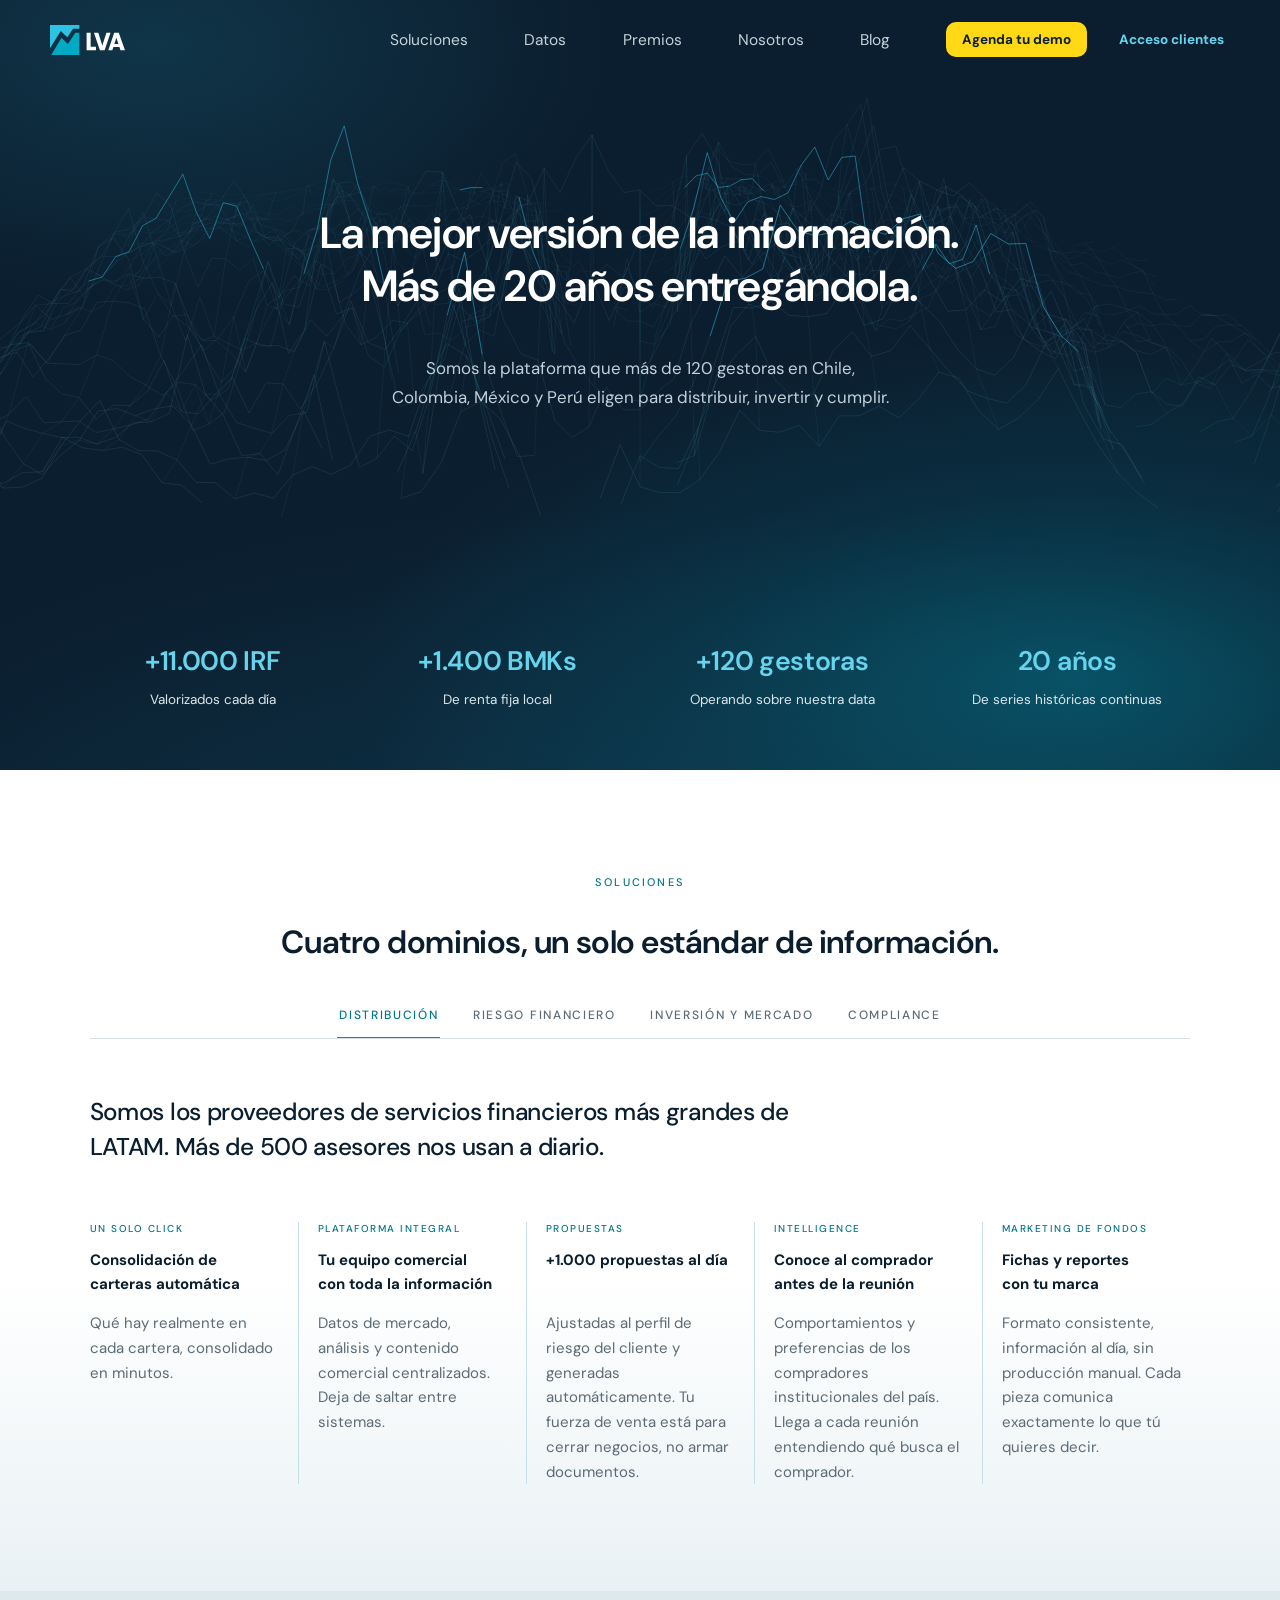
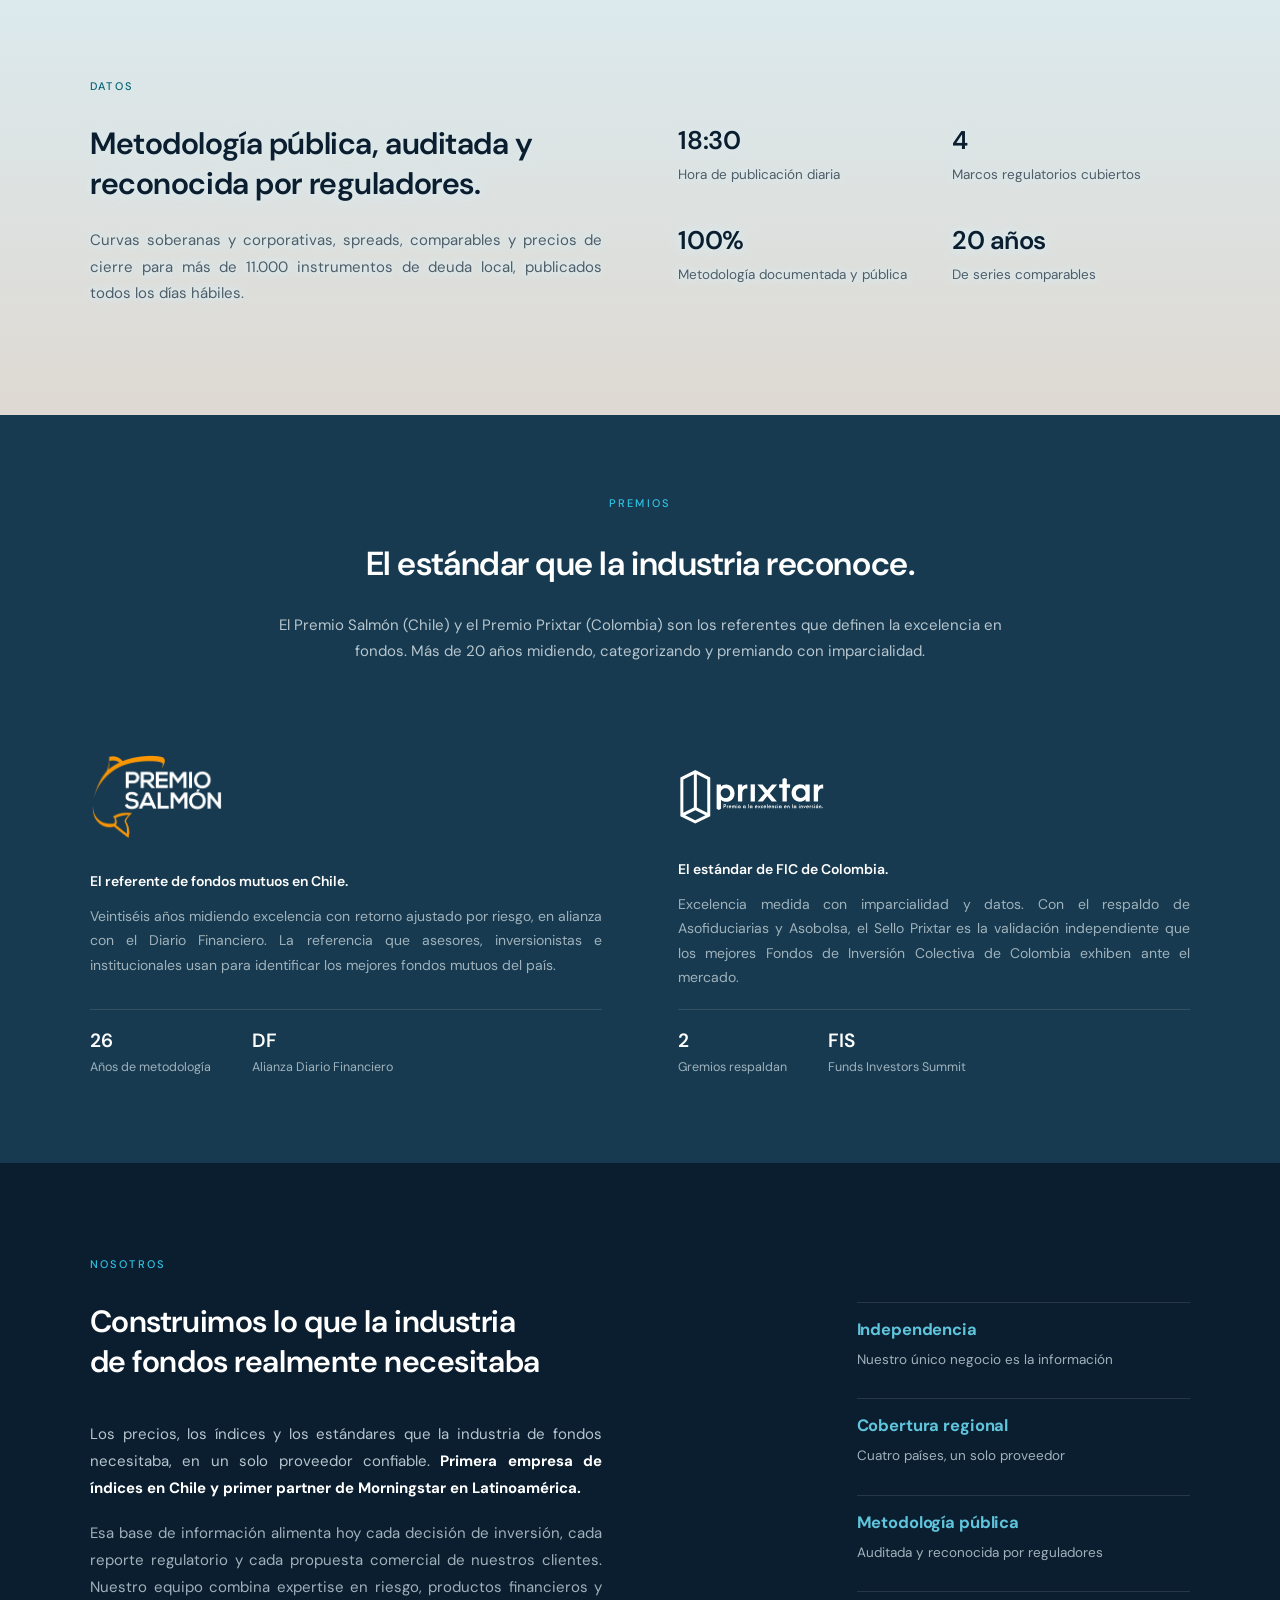
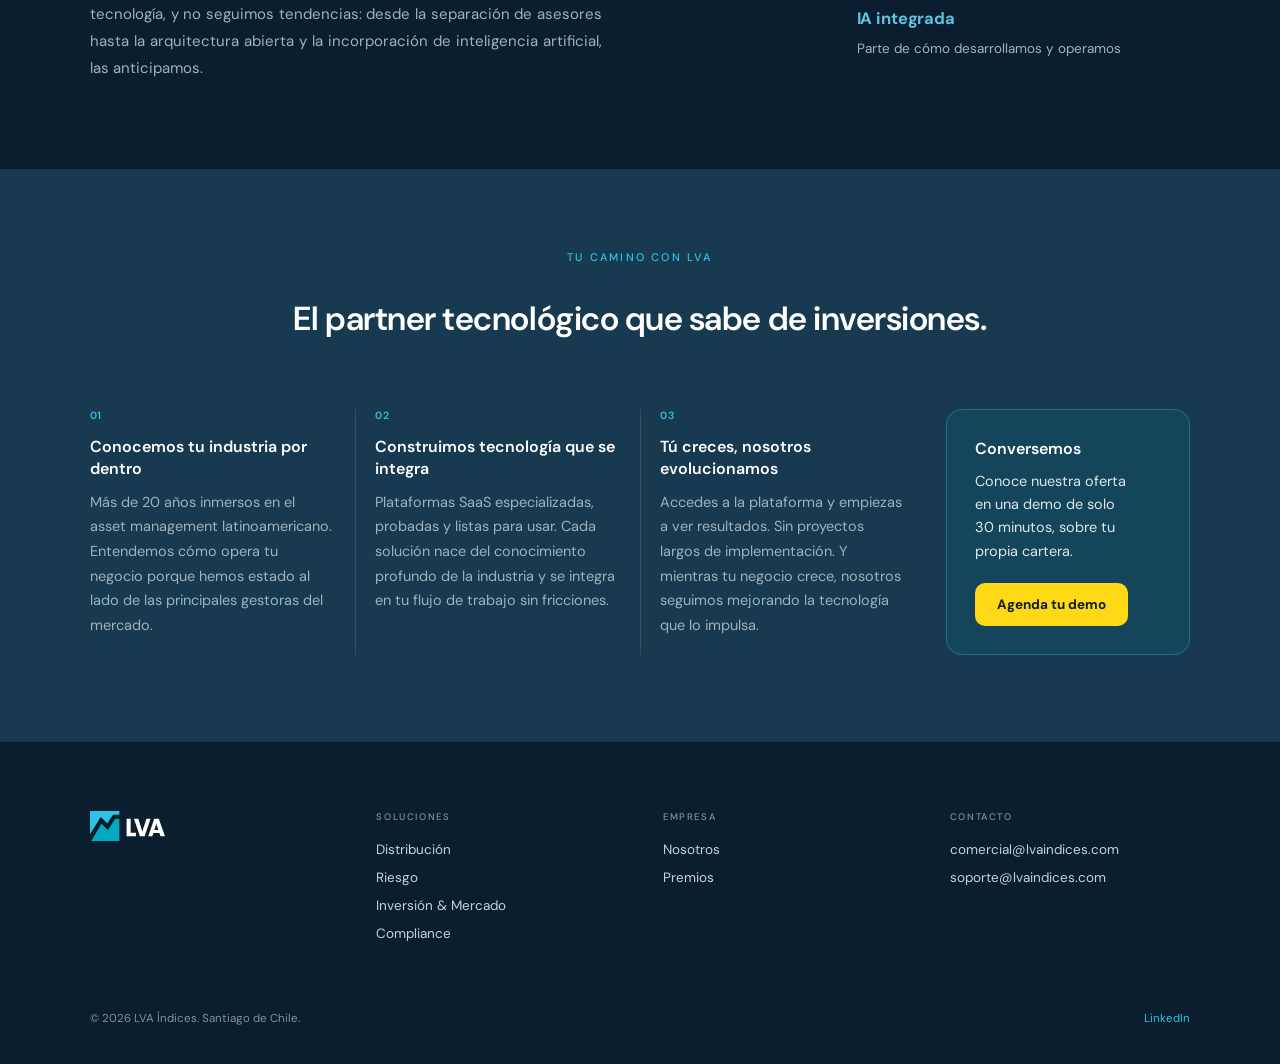
<file: index.html>
<!DOCTYPE html>
<html lang="es">
<head>
    <meta charset="UTF-8">
    <meta name="viewport" content="width=device-width, initial-scale=1">
    <meta name="description" content="LVA Índices: más de 20 años entregando la mejor versión de la información para el asset management latinoamericano. La plataforma que más de 120 gestoras en Chile, Colombia, México y Perú eligen para distribuir, invertir y cumplir.">
    <title>LVA Índices — La mejor versión de la información para el asset management latinoamericano</title>
    <link rel="icon" type="image/svg+xml" href="assets/iso_lva.svg">
    <link rel="preconnect" href="https://fonts.googleapis.com">
    <link rel="preconnect" href="https://fonts.gstatic.com" crossorigin>
    <link rel="stylesheet" href="https://fonts.googleapis.com/css2?family=DM+Sans:wght@400;500;600;700&display=swap">
    <link rel="stylesheet" href="assets/brand/tokens.css">
    <link rel="stylesheet" href="styles.css">
</head>
<body>

<!-- Nav + hero + KPIs comparten el lavado radial del bloque superior -->
<div class="top">

    <nav class="nav" aria-label="Principal">
        <a class="nav__brand" href="#" aria-label="LVA Índices — inicio">
            <img class="nav__logo" src="assets/brand/logos/lva-logo-color-on-dark.svg" alt="LVA Índices">
        </a>

        <button type="button" class="nav__toggle" id="nav-toggle"
                aria-label="Abrir menú" aria-expanded="false" aria-controls="nav-collapse">
            <span></span><span></span><span></span>
        </button>

        <!-- En escritorio es display:contents, así que logo, enlaces y acciones
             siguen siendo hermanos del mismo flex. Bajo 1024px se convierte en
             el panel desplegable. No se duplica ni un enlace. -->
        <div class="nav__collapse" id="nav-collapse">
            <ul class="nav__links">
                <li><a href="#soluciones">Soluciones</a></li>
                <li><a href="#datos">Datos</a></li>
                <li><a href="#premios">Premios</a></li>
                <li><a href="#nosotros">Nosotros</a></li>
                <li><a href="blog.html">Blog</a></li>
            </ul>
            <div class="nav__actions">
                <a class="btn-demo" href="demo.html">Agenda tu demo</a>
                <a class="nav__access" href="acceso.html">Acceso clientes</a>
            </div>
        </div>
    </nav>

    <section class="hero">
        <canvas class="hero__canvas" data-field="hero" aria-hidden="true"></canvas>
        <div class="hero__inner wrap">
            <h1 data-txt="portada.hero.titular1">La mejor versión de la información.<br>Más de 20 años entregándola.</h1>
            <p class="hero__lead" data-txt="portada.hero.parrafo1">Somos la plataforma que más de 120 gestoras en Chile, Colombia, México y Perú eligen para distribuir, invertir y cumplir.</p>
        </div>
    </section>

    <section class="kpis" aria-label="Cifras de cobertura">
        <div class="kpis__grid wrap">
            <div class="kpi"><div class="kpi__n" data-txt="portada.cifras.cifra1">+11.000 IRF</div><div class="kpi__l" data-txt="portada.cifras.cifra-pie1">Valorizados cada día</div></div>
            <div class="kpi"><div class="kpi__n" data-txt="portada.cifras.cifra2">+1.400 BMKs</div><div class="kpi__l" data-txt="portada.cifras.cifra-pie2">De renta fija local</div></div>
            <div class="kpi"><div class="kpi__n" data-txt="portada.cifras.cifra3">+120 gestoras</div><div class="kpi__l" data-txt="portada.cifras.cifra-pie3">Operando sobre nuestra data</div></div>
            <div class="kpi"><div class="kpi__n" data-txt="portada.cifras.cifra4">20 años</div><div class="kpi__l" data-txt="portada.cifras.cifra-pie4">De series históricas continuas</div></div>
        </div>
    </section>

</div>

<section class="solutions" id="soluciones">
    <div class="wrap">
        <div class="eyebrow eyebrow--center" data-txt="portada.soluciones.rotulo1">SOLUCIONES</div>
        <h2 data-txt="portada.soluciones.titulo1">Cuatro dominios, un solo estándar de información.</h2>

        <!-- Menú de áreas: una sola se muestra a la vez. Reemplaza a las cuatro
             columnas con "Leer más", donde el detalle quedaba escondido. -->
        <div class="tabs" role="tablist" aria-label="Áreas de solución">
            <div class="tabs__strip">
                <button type="button" class="tab" role="tab" id="tab-distribucion"
                        aria-controls="panel-distribucion" aria-selected="true">Distribución</button>
                <button type="button" class="tab" role="tab" id="tab-riesgo"
                        aria-controls="panel-riesgo" aria-selected="false" tabindex="-1">Riesgo financiero</button>
                <button type="button" class="tab" role="tab" id="tab-inversion"
                        aria-controls="panel-inversion" aria-selected="false" tabindex="-1">Inversión y mercado</button>
                <button type="button" class="tab" role="tab" id="tab-compliance"
                        aria-controls="panel-compliance" aria-selected="false" tabindex="-1">Compliance</button>
            </div>
        </div>

        <div class="panels">
                <div class="panel" role="tabpanel" id="panel-distribucion" aria-labelledby="tab-distribucion">
                    <p class="panel__intro" data-txt="portada.soluciones.parrafo1">Somos los proveedores de servicios financieros más grandes de LATAM. Más de 500 asesores nos usan a diario.</p>
                    <div class="panel__grid">
                        <div class="product">
                            <div class="product__tag" data-txt="portada.soluciones.ficha-etiqueta1">UN SOLO CLICK</div>
                            <div class="product__title" data-txt="portada.soluciones.ficha-titulo1">Consolidación de carteras automática</div>
                            <div class="product__body" data-txt="portada.soluciones.ficha-texto1">Qué hay realmente en cada cartera, consolidado en minutos.</div>
                        </div>
                        <div class="product">
                            <div class="product__tag" data-txt="portada.soluciones.ficha-etiqueta2">PLATAFORMA INTEGRAL</div>
                            <div class="product__title" data-txt="portada.soluciones.ficha-titulo2">Tu equipo comercial con toda la información</div>
                            <div class="product__body" data-txt="portada.soluciones.ficha-texto2">Datos de mercado, análisis y contenido comercial centralizados. Deja de saltar entre sistemas.</div>
                        </div>
                        <div class="product">
                            <div class="product__tag" data-txt="portada.soluciones.ficha-etiqueta3">PROPUESTAS</div>
                            <div class="product__title" data-txt="portada.soluciones.ficha-titulo3">+1.000 propuestas al día</div>
                            <div class="product__body" data-txt="portada.soluciones.ficha-texto3">Ajustadas al perfil de riesgo del cliente y generadas automáticamente. Tu fuerza de venta está para cerrar negocios, no armar documentos.</div>
                        </div>
                        <div class="product">
                            <div class="product__tag" data-txt="portada.soluciones.ficha-etiqueta4">INTELLIGENCE</div>
                            <div class="product__title" data-txt="portada.soluciones.ficha-titulo4">Conoce al comprador antes de la reunión</div>
                            <div class="product__body" data-txt="portada.soluciones.ficha-texto4">Comportamientos y preferencias de los compradores institucionales del país. Llega a cada reunión entendiendo qué busca el comprador.</div>
                        </div>
                        <div class="product">
                            <div class="product__tag" data-txt="portada.soluciones.ficha-etiqueta5">MARKETING DE FONDOS</div>
                            <div class="product__title" data-txt="portada.soluciones.ficha-titulo5">Fichas y reportes con tu marca</div>
                            <div class="product__body" data-txt="portada.soluciones.ficha-texto5">Formato consistente, información al día, sin producción manual. Cada pieza comunica exactamente lo que tú quieres decir.</div>
                        </div>
                    </div>
                </div>

                <div class="panel" role="tabpanel" id="panel-riesgo" aria-labelledby="tab-riesgo" hidden>
                    <p class="panel__intro" data-txt="portada.soluciones.parrafo2">Una nueva forma de entender tu riesgo. +3.000&nbsp;reportes, +70&nbsp;fondos y +6.000&nbsp;millones gestionados.</p>
                    <div class="panel__grid">
                        <div class="product">
                            <div class="product__tag" data-txt="portada.soluciones.ficha-etiqueta6">PRE-TRADE</div>
                            <div class="product__title" data-txt="portada.soluciones.ficha-titulo6">Métricas antes de tomar la decisión</div>
                            <div class="product__body" data-txt="portada.soluciones.ficha-texto6">Análisis en tiempo real, conectado a tu proceso de inversión.</div>
                        </div>
                        <div class="product">
                            <div class="product__tag" data-txt="portada.soluciones.ficha-etiqueta7">CARTERAS COMPLEJAS</div>
                            <div class="product__title" data-txt="portada.soluciones.ficha-titulo7">Renta fija, derivados y alternativos</div>
                            <div class="product__body" data-txt="portada.soluciones.ficha-texto7">Modelamiento apoyado en veinte años de experiencia local.</div>
                        </div>
                        <div class="product">
                            <div class="product__tag" data-txt="portada.soluciones.ficha-etiqueta8">NCG 507</div>
                            <div class="product__title" data-txt="portada.soluciones.ficha-titulo8">Cumple la norma a cabalidad</div>
                            <div class="product__body" data-txt="portada.soluciones.ficha-texto8">Todas tus políticas y reportes, sin importar la cantidad de fondos.</div>
                        </div>
                        <div class="product">
                            <div class="product__tag" data-txt="portada.soluciones.ficha-etiqueta9">AUTOMATIZACIÓN</div>
                            <div class="product__title" data-txt="portada.soluciones.ficha-titulo9">Dedícate al análisis, no a los cálculos</div>
                            <div class="product__body" data-txt="portada.soluciones.ficha-texto9">Todo automatizado y sin fricción con tus procesos. Usamos la mejor información del mercado y la combinamos con tu visión.</div>
                        </div>
                        <div class="product">
                            <div class="product__tag" data-txt="portada.soluciones.ficha-etiqueta10">PLATAFORMA</div>
                            <div class="product__title" data-txt="portada.soluciones.ficha-titulo10">Tecnología, no solo datos</div>
                            <div class="product__body" data-txt="portada.soluciones.ficha-texto10">MCPs para alimentar tus agentes y control operativo del servicio.</div>
                        </div>
                    </div>
                </div>

                <div class="panel" role="tabpanel" id="panel-inversion" aria-labelledby="tab-inversion" hidden>
                    <p class="panel__intro" data-txt="portada.soluciones.parrafo3">Más de 11.000 instrumentos de deuda valorizados cada día, con metodología auditada y reconocida por reguladores.</p>
                    <div class="panel__grid">
                        <div class="product">
                            <div class="product__tag" data-txt="portada.soluciones.ficha-etiqueta11">PRICING OFICIAL</div>
                            <div class="product__title" data-txt="portada.soluciones.ficha-titulo11">+11.000 precios certificados cada día</div>
                            <div class="product__body" data-txt="portada.soluciones.ficha-texto11">Metodología transparente, auditada y reconocida por reguladores. Valoriza tus carteras con confianza absoluta.</div>
                        </div>
                        <div class="product">
                            <div class="product__tag" data-txt="portada.soluciones.ficha-etiqueta12">ANALYTICS DE DEUDA</div>
                            <div class="product__title" data-txt="portada.soluciones.ficha-titulo12">Curvas, spreads y comparables</div>
                            <div class="product__body" data-txt="portada.soluciones.ficha-texto12">El mercado de renta fija local, completo y en tiempo real.</div>
                        </div>
                        <div class="product">
                            <div class="product__tag" data-txt="portada.soluciones.ficha-etiqueta13">BENCHMARKING</div>
                            <div class="product__title" data-txt="portada.soluciones.ficha-titulo13">+1.400 benchmarks</div>
                            <div class="product__body" data-txt="portada.soluciones.ficha-texto13">Segmentados por plazo, emisor, rating y clase de activo. Mide tus fondos con los estándares que el mercado entiende.</div>
                        </div>
                        <div class="product">
                            <div class="product__tag" data-txt="portada.soluciones.ficha-etiqueta14">VALUATION</div>
                            <div class="product__title" data-txt="portada.soluciones.ficha-titulo14">Activos complejos</div>
                            <div class="product__body" data-txt="portada.soluciones.ficha-texto14">Bonos, derivados, alternativos y deuda privada con modelos reconocidos.</div>
                        </div>
                        <div class="product">
                            <div class="product__tag" data-txt="portada.soluciones.ficha-etiqueta15">INFORMACIÓN DIARIA</div>
                            <div class="product__title" data-txt="portada.soluciones.ficha-titulo15">Información pre-trade para tu equipo</div>
                            <div class="product__body" data-txt="portada.soluciones.ficha-texto15">Maneja toda la información de riesgo de tus fondos antes de tomar la decisión de inversión.</div>
                        </div>
                    </div>
                </div>

                <div class="panel" role="tabpanel" id="panel-compliance" aria-labelledby="tab-compliance" hidden>
                    <p class="panel__intro" data-txt="portada.soluciones.parrafo4">Más de 90% de adopción del mercado en fichas regulatorias, con un solo sistema para cuatro marcos regulatorios.</p>
                    <div class="panel__grid">
                        <div class="product">
                            <div class="product__tag" data-txt="portada.soluciones.ficha-etiqueta16">90% DEL MERCADO</div>
                            <div class="product__title" data-txt="portada.soluciones.ficha-titulo16">Folletos informativos automáticos</div>
                            <div class="product__body" data-txt="portada.soluciones.ficha-texto16">En el formato exacto que exigen la CMF y la SFC. +400 fichas al mes.</div>
                        </div>
                        <div class="product">
                            <div class="product__tag" data-txt="portada.soluciones.ficha-etiqueta17">4 PAÍSES</div>
                            <div class="product__title" data-txt="portada.soluciones.ficha-titulo17">Un solo proveedor regional</div>
                            <div class="product__body" data-txt="portada.soluciones.ficha-texto17">Chile, Colombia, México y Perú desde un mismo sistema.</div>
                        </div>
                        <div class="product">
                            <div class="product__tag" data-txt="portada.soluciones.ficha-etiqueta18">TRANSPARENCIA</div>
                            <div class="product__title" data-txt="portada.soluciones.ficha-titulo18">Apertura completa de carteras</div>
                            <div class="product__body" data-txt="portada.soluciones.ficha-texto18">Límites de inversión y reportería lista para el regulador.</div>
                        </div>
                        <div class="product">
                            <div class="product__tag" data-txt="portada.soluciones.ficha-etiqueta19">COLOMBIA</div>
                            <div class="product__title" data-txt="portada.soluciones.ficha-titulo19">Proveedor oficial de la industria de fondos</div>
                            <div class="product__body" data-txt="portada.soluciones.ficha-texto19">Data certificada y al día para operar y cumplir.</div>
                        </div>
                    </div>
                </div>
        </div>

    </section>

<section class="data" id="datos">
    <canvas class="data__canvas" data-field="data" aria-hidden="true"></canvas>
    <div class="data__grid wrap">
        <div>
            <div class="eyebrow" data-txt="portada.soluciones.rotulo2">DATOS</div>
            <h2 data-txt="portada.soluciones.titulo2">Metodología pública, auditada y reconocida por reguladores.</h2>
            <p class="data__lead" data-txt="portada.soluciones.parrafo5">Curvas soberanas y corporativas, spreads, comparables y precios de cierre para más de 11.000 instrumentos de deuda local, publicados todos los días hábiles.</p>
        </div>
        <div class="facts">
            <div><div class="fact__n">18:30</div><div class="fact__l">Hora de publicación diaria</div></div>
            <div><div class="fact__n">4</div><div class="fact__l">Marcos regulatorios cubiertos</div></div>
            <div><div class="fact__n">100%</div><div class="fact__l">Metodología documentada y pública</div></div>
            <div><div class="fact__n">20 años</div><div class="fact__l">De series comparables</div></div>
        </div>
    </div>
</section>

<section class="awards" id="premios">
    <div class="wrap">
        <div class="eyebrow eyebrow--center" data-txt="portada.soluciones.rotulo3">PREMIOS</div>
        <h2 data-txt="portada.soluciones.titulo3">El estándar que la industria reconoce.</h2>
        <p class="awards__lead" data-txt="portada.soluciones.parrafo6">El Premio Salmón (Chile) y el Premio Prixtar (Colombia) son los referentes que definen la excelencia en fondos. Más de 20 años midiendo, categorizando y premiando con imparcialidad.</p>

        <div class="awards__grid">
            <div class="award">
                <div class="award__logo"><img src="assets/brand/logos/premio-salmon-on-dark.png" alt="Premio Salmón"></div>
                <div class="award__text">
                    <div class="award__claim">El referente de fondos mutuos en Chile.</div>
                    <p class="award__body" data-txt="portada.soluciones.parrafo7">Veintiséis años midiendo excelencia con retorno ajustado por riesgo, en alianza con el Diario Financiero. La referencia que asesores, inversionistas e institucionales usan para identificar los mejores fondos mutuos del país.</p>
                    <div class="award__stats">
                        <div><div class="n">26</div><div class="l">Años de metodología</div></div>
                        <div><div class="n">DF</div><div class="l">Alianza Diario Financiero</div></div>
                    </div>
                </div>
            </div>

            <div class="award">
                <div class="award__logo"><img src="assets/brand/logos/prixtar-on-dark.svg" alt="Premio Prixtar"></div>
                <div class="award__text">
                    <div class="award__claim">El estándar de FIC de Colombia.</div>
                    <p class="award__body" data-txt="portada.soluciones.parrafo8">Excelencia medida con imparcialidad y datos. Con el respaldo de Asofiduciarias y Asobolsa, el Sello Prixtar es la validación independiente que los mejores Fondos de Inversión Colectiva de Colombia exhiben ante el mercado.</p>
                    <div class="award__stats">
                        <div><div class="n">2</div><div class="l">Gremios respaldan</div></div>
                        <div><div class="n">FIS</div><div class="l">Funds Investors Summit</div></div>
                    </div>
                </div>
            </div>
        </div>
    </div>
</section>

<section class="about" id="nosotros">
    <div class="about__grid wrap">
        <div>
            <div class="eyebrow" data-txt="portada.soluciones.rotulo4">NOSOTROS</div>
            <h2 data-txt="portada.soluciones.titulo4">Construimos lo que la industria<br>de fondos realmente necesitaba</h2>
            <div class="about__story">
                <p data-txt="portada.soluciones.parrafo9">Los precios, los índices y los estándares que la industria de fondos necesitaba, en un solo proveedor confiable. <strong>Primera empresa de índices en Chile y primer partner de Morningstar en Latinoamérica.</strong></p>
                <p data-txt="portada.soluciones.parrafo10">Esa base de información alimenta hoy cada decisión de inversión, cada reporte regulatorio y cada propuesta comercial de nuestros clientes. Nuestro equipo combina expertise en riesgo, productos financieros y tecnología, y no seguimos tendencias: desde la separación de asesores hasta la arquitectura abierta y la incorporación de inteligencia artificial, las anticipamos.</p>
            </div>
        </div>

        <div class="about__side">
            <div class="pillars">
                <div class="pillar"><div class="pillar__k">Independencia</div><div class="pillar__v">Nuestro único negocio es la información</div></div>
                <div class="pillar"><div class="pillar__k">Cobertura regional</div><div class="pillar__v">Cuatro países, un solo proveedor</div></div>
                <div class="pillar"><div class="pillar__k">Metodología pública</div><div class="pillar__v">Auditada y reconocida por reguladores</div></div>
                <div class="pillar"><div class="pillar__k">IA integrada</div><div class="pillar__v">Parte de cómo desarrollamos y operamos</div></div>
            </div>
        </div>
    </div>
</section>

<section class="how" id="como-funciona">
    <div class="wrap">
        <div class="eyebrow eyebrow--center" data-txt="portada.soluciones.rotulo5">TU CAMINO CON LVA</div>
        <h2 data-txt="portada.soluciones.titulo5">El partner tecnológico que sabe de inversiones.</h2>

        <div class="how__grid">
            <ol class="steps">
                <li class="step" data-txt="portada.soluciones.vineta1">
                    <div class="step__title">Conocemos tu industria por dentro</div>
                    <p class="step__body">Más de 20 años inmersos en el asset management latinoamericano. Entendemos cómo opera tu negocio porque hemos estado al lado de las principales gestoras del mercado.</p>
                </li>
                <li class="step" data-txt="portada.soluciones.vineta2">
                    <div class="step__title">Construimos tecnología que se integra</div>
                    <p class="step__body">Plataformas SaaS especializadas, probadas y listas para usar. Cada solución nace del conocimiento profundo de la industria y se integra en tu flujo de trabajo sin fricciones.</p>
                </li>
                <li class="step" data-txt="portada.soluciones.vineta3">
                    <div class="step__title">Tú creces, nosotros evolucionamos</div>
                    <p class="step__body">Accedes a la plataforma y empiezas a ver resultados. Sin proyectos largos de implementación. Y mientras tu negocio crece, nosotros seguimos mejorando la tecnología que lo impulsa.</p>
                </li>
            </ol>

            <div class="how__cta">
                <div>
                    <div class="how__cta-title">Conversemos</div>
                    <p class="how__cta-text" data-txt="portada.soluciones.parrafo11">Conoce nuestra oferta en una demo de solo 30 minutos, sobre tu propia cartera.</p>
                </div>
                <a class="btn-demo" href="demo.html">Agenda tu demo</a>
            </div>
        </div>
    </div>
</section>

<footer class="footer">
    <div class="wrap">
        <div class="footer__grid">
            <img class="footer__logo" src="assets/brand/logos/lva-logo-color-on-dark.svg" alt="LVA Índices">
            <div>
                <div class="footer__h">SOLUCIONES</div>
                <div class="footer__items">
                    <a href="#soluciones">Distribución</a>
                    <a href="#soluciones">Riesgo</a>
                    <a href="#soluciones">Inversión &amp; Mercado</a>
                    <a href="#soluciones">Compliance</a>
                </div>
            </div>
            <div>
                <div class="footer__h">EMPRESA</div>
                <div class="footer__items">
                    <a href="#nosotros">Nosotros</a>
                    <a href="#premios">Premios</a>
                </div>
            </div>
            <div>
                <div class="footer__h">CONTACTO</div>
                <div class="footer__items">
                    <a href="mailto:comercial@lvaindices.com">comercial@lvaindices.com</a>
                    <a href="mailto:soporte@lvaindices.com">soporte@lvaindices.com</a>
                </div>
            </div>
        </div>
        <div class="footer__bottom">
            <span>© 2026 LVA Índices. Santiago de Chile.</span>
            <a href="https://www.linkedin.com/company/lva-indices" target="_blank" rel="noopener">LinkedIn</a>
        </div>
    </div>
</footer>

<script src="assets/brand/field.js"></script>
</body>
</html>
</file>
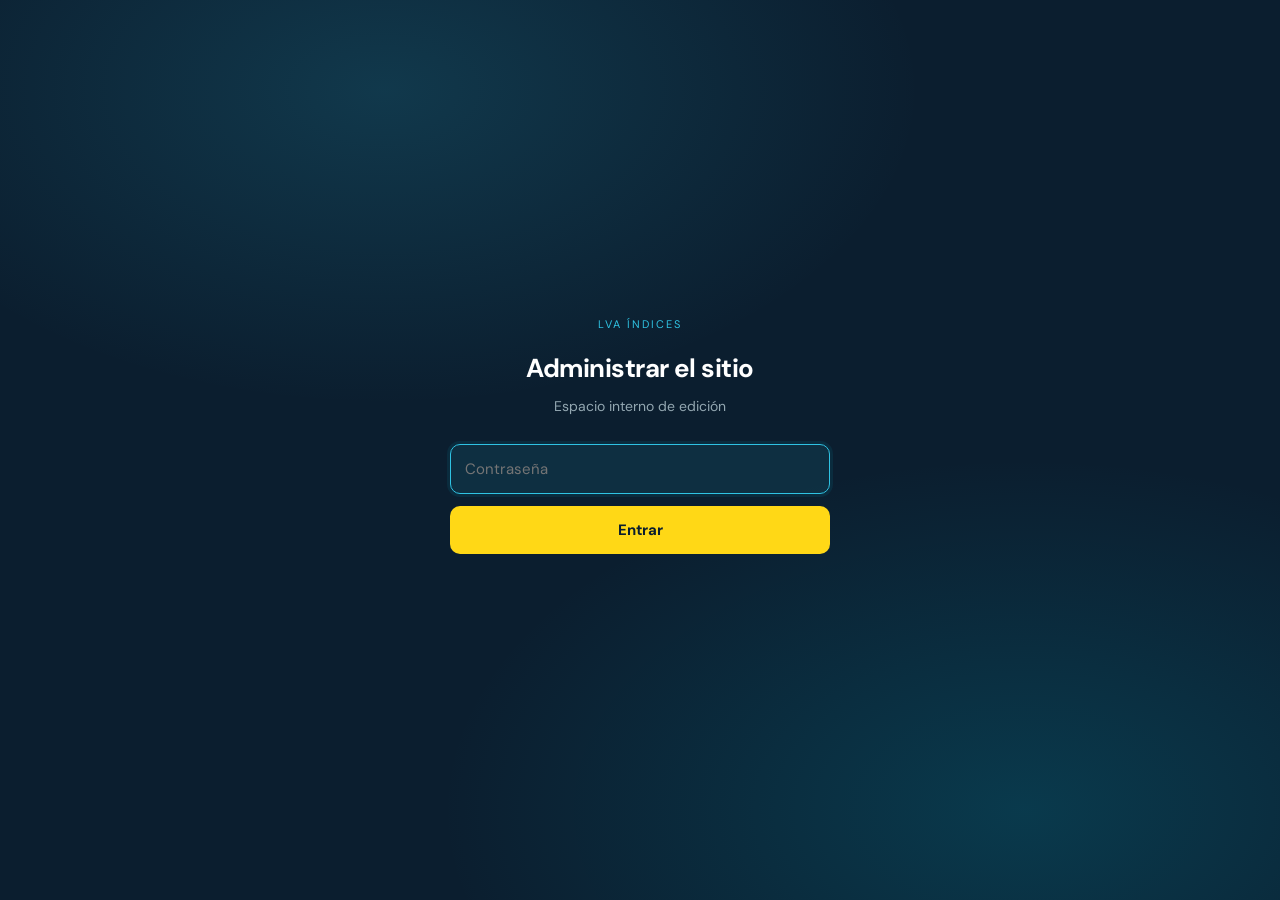
<file: admin/index.html>
<!DOCTYPE html>
<html lang="es">
<head>
<meta charset="UTF-8">
<meta name="viewport" content="width=device-width, initial-scale=1">
<meta name="robots" content="noindex">
<title>Administrar el sitio — LVA Índices</title>
<link rel="preconnect" href="https://fonts.googleapis.com">
<link rel="preconnect" href="https://fonts.gstatic.com" crossorigin>
<link rel="stylesheet" href="https://fonts.googleapis.com/css2?family=DM+Sans:wght@400;500;600;700&display=swap">
<style>
:root{
  --navy:#0B1E2F; --navy-mid:#173A50; --navy-alto:#08161f;
  --papel:#FFFFFF; --papel-borde:#E9F1F4; --panel:#F7FAFB;
  --tinta:#0B1E2F; --cuerpo:#5C6B75; --tenue:#8496A0;
  --linea:#D8E4E9; --linea-oscura:#23404F;
  --turquesa:#02A9C3; --turquesa-claro:#2FC3E3; --sobre-oscuro:#C4D2DA;
  --oro:#FFD816; --alerta:#C2410C;
}
*{box-sizing:border-box}
body{margin:0;background:var(--panel);color:var(--cuerpo);
     font-family:'Google Sans','Google Sans Text','DM Sans',system-ui,sans-serif;
     font-size:15px;line-height:1.6;-webkit-font-smoothing:antialiased}
h1,h2,h3{color:var(--tinta);margin:0}
button{font:inherit;cursor:pointer}

/* ---------- candado ---------- */
.puerta{position:fixed;inset:0;z-index:500;display:grid;place-items:center;background:var(--navy);
        background-image:radial-gradient(60% 50% at 30% 10%,rgba(47,195,227,.16),transparent 70%),
                         radial-gradient(70% 60% at 80% 90%,rgba(2,169,195,.20),transparent 65%)}
.puerta__caja{width:min(380px,90vw);text-align:center;color:var(--sobre-oscuro)}
.puerta__marca{font-size:11px;letter-spacing:.18em;text-transform:uppercase;color:var(--turquesa-claro)}
.puerta h1{color:#fff;font-size:26px;margin:14px 0 6px;letter-spacing:-.02em}
.puerta p{font-size:14px;margin:0 0 26px;color:#93A7B1}
.puerta input{width:100%;font:inherit;padding:12px 14px;border-radius:10px;color:#fff;
              background:rgba(255,255,255,.07);border:1px solid rgba(255,255,255,.16)}
.puerta input:focus{outline:none;border-color:var(--turquesa-claro);background:rgba(47,195,227,.10)}
.puerta button{width:100%;margin-top:12px;padding:12px;border:0;border-radius:10px;
               background:var(--oro);color:var(--navy);font-weight:700}
.puerta__error{margin-top:12px;font-size:13px;color:#FFC4BA;min-height:18px}

/* ---------- armazón ---------- */
.marco{display:grid;grid-template-columns:236px minmax(0,1fr);min-height:100vh}
.lado{background:var(--navy);color:var(--sobre-oscuro);padding:22px 16px;display:flex;flex-direction:column;gap:26px}
.lado__marca{display:flex;align-items:center;gap:10px;padding:0 6px}
.lado__marca span{font-size:13px;font-weight:700;color:#fff;line-height:1.25}
.lado__marca em{display:block;font-style:normal;font-weight:400;font-size:11px;color:#7B939F}
.lado__nav{display:flex;flex-direction:column;gap:2px}
.lado__nav button{display:flex;align-items:center;gap:10px;width:100%;padding:10px 12px;border:0;border-radius:9px;
                  background:none;color:var(--sobre-oscuro);font-size:14px;text-align:left}
.lado__nav button:hover{background:rgba(255,255,255,.07)}
.lado__nav button[aria-current="true"]{background:rgba(47,195,227,.14);color:#fff;font-weight:600;
                                       box-shadow:inset 2px 0 0 var(--turquesa-claro)}
.lado__pie{margin-top:auto;font-size:12px;color:#7B939F;padding:0 6px}
.lado__pie button{margin-top:10px;padding:8px 12px;border:1px solid rgba(255,255,255,.16);border-radius:8px;
                  background:none;color:var(--sobre-oscuro);font-size:13px;width:100%}

.hoja{display:flex;flex-direction:column;min-width:0}
.barra{position:sticky;top:0;z-index:50;display:flex;align-items:center;gap:14px;
       padding:16px 28px;background:var(--papel);border-bottom:1px solid var(--linea)}
.barra h1{font-size:19px;letter-spacing:-.015em}
.barra__sub{font-size:13px;color:var(--tenue);margin-right:auto}
.btn{padding:9px 16px;border-radius:9px;border:1px solid var(--linea);background:var(--papel);color:var(--cuerpo);font-size:14px}
.btn:hover{border-color:var(--turquesa);color:var(--turquesa)}
.btn--pri{background:var(--oro);border-color:var(--oro);color:var(--navy);font-weight:600}
.btn--pri:hover{background:#F0C400;color:var(--navy)}
.btn:disabled{opacity:.45;cursor:default}
.cuerpo{padding:26px 28px 80px;max-width:920px}

.maqueta{display:flex;gap:10px;align-items:flex-start;margin-bottom:24px;padding:12px 14px;border-radius:10px;
         background:#FFF7E6;border:1px solid #F3D98A;color:#7A5A00;font-size:13.5px;line-height:1.5}
.maqueta b{color:#5C4300}

/* ---------- tarjetas y campos ---------- */
.tarjeta{background:var(--papel);border:1px solid var(--linea);border-radius:12px;margin-bottom:18px;overflow:hidden}
.tarjeta__cab{display:flex;align-items:center;gap:10px;padding:14px 18px;border-bottom:1px solid var(--linea);background:#FCFDFE}
.tarjeta__cab h2{font-size:14px;letter-spacing:.02em}
.tarjeta__cab .cuenta{margin-left:auto;font-size:12px;color:var(--tenue)}
.tarjeta__cuerpo{padding:6px 18px 16px}

.campo{padding:14px 0;border-bottom:1px solid var(--papel-borde)}
.campo:last-child{border-bottom:0}
.campo__et{display:flex;align-items:baseline;gap:8px;margin-bottom:6px}
.campo__et label{font-size:13px;font-weight:600;color:var(--tinta)}
.campo__pista{font-size:11.5px;color:var(--tenue)}
.campo__tipo{font-size:10px;letter-spacing:.08em;text-transform:uppercase;color:var(--turquesa);
             background:rgba(2,169,195,.09);padding:2px 7px;border-radius:5px}
input[type=text],input[type=email],input[type=url],textarea,select{
  width:100%;font:inherit;font-size:14.5px;color:var(--tinta);background:var(--papel);
  border:1px solid var(--linea);border-radius:9px;padding:9px 12px;resize:vertical}
input:focus,textarea:focus,select:focus{outline:none;border-color:var(--turquesa);box-shadow:0 0 0 3px rgba(2,169,195,.10)}
.dosCol{display:grid;grid-template-columns:1fr 1fr;gap:14px}
@media (max-width:760px){.dosCol{grid-template-columns:1fr}.marco{grid-template-columns:1fr}}

/* ---------- páginas (pestañas) ---------- */
.pestanas{display:flex;gap:6px;flex-wrap:wrap;margin-bottom:20px}
.pestanas button{padding:7px 14px;border-radius:999px;border:1px solid var(--linea);background:var(--papel);
                 color:var(--cuerpo);font-size:13.5px}
.pestanas button[aria-selected="true"]{background:var(--navy);border-color:var(--navy);color:#fff;font-weight:600}

/* ---------- blog ---------- */
.tabla{width:100%;border-collapse:collapse;font-size:14px}
.tabla th{text-align:left;font-size:10.5px;letter-spacing:.09em;text-transform:uppercase;color:var(--tenue);
          padding:0 12px 10px 0;border-bottom:1px solid var(--linea);font-weight:600}
.tabla td{padding:13px 12px 13px 0;border-bottom:1px solid var(--papel-borde);vertical-align:middle}
.tabla tr:last-child td{border-bottom:0}
.miniatura{width:64px;height:42px;border-radius:6px;background:var(--navy-mid);display:grid;place-items:center;
           color:var(--turquesa-claro);font-size:9px;letter-spacing:.06em}
.pastilla{display:inline-block;font-size:11px;padding:3px 9px;border-radius:999px;background:rgba(2,169,195,.10);color:#04758A}
.pastilla--borrador{background:#FFF3D6;color:#8A6100}
.acciones{display:flex;gap:8px;justify-content:flex-end}
.acciones button{padding:6px 11px;font-size:13px;border-radius:7px;border:1px solid var(--linea);background:var(--papel);color:var(--cuerpo)}
.acciones button:hover{border-color:var(--turquesa);color:var(--turquesa)}
.vacio{padding:34px;text-align:center;color:var(--tenue);font-size:14px}
/* Soluciones: cuatro dominios dentro de la misma tarjeta */
.subpestanas{display:flex;gap:6px;flex-wrap:wrap;margin:14px 0 4px}
.subpestanas button{padding:6px 13px;border-radius:8px;border:1px solid var(--linea);
  background:var(--papel);color:var(--cuerpo);font-size:13px}
.subpestanas button[aria-selected="true"]{background:rgba(2,169,195,.10);border-color:var(--turquesa);
  color:#04758A;font-weight:600}
.fichas{margin-top:18px;display:flex;flex-direction:column;gap:14px}
.ficha{border:1px solid var(--linea);border-radius:10px;padding:4px 14px 10px;background:#FCFDFE}
.ficha__n{font-size:10.5px;letter-spacing:.08em;text-transform:uppercase;color:var(--tenue);
  padding-top:12px}
.ficha .campo:last-child{border-bottom:0}
.nota{font-size:12.5px;color:var(--tenue);margin-top:10px}
[hidden]{display:none !important}
</style>
</head>
<body>

<!-- ══════════ candado ══════════ -->
<div class="puerta" id="puerta">
  <form class="puerta__caja" id="formPuerta">
    <div class="puerta__marca">LVA ÍNDICES</div>
    <h1>Administrar el sitio</h1>
    <p>Espacio interno de edición</p>
    <input type="password" id="clave" placeholder="Contraseña" autocomplete="current-password" autofocus>
    <button type="submit">Entrar</button>
    <div class="puerta__error" id="errorPuerta"></div>
  </form>
</div>

<!-- ══════════ armazón ══════════ -->
<div class="marco" id="marco" hidden>
  <aside class="lado">
    <div class="lado__marca">
      <span>Administrar el sitio<em>LVA Índices</em></span>
    </div>
    <nav class="lado__nav" id="nav">
      <button type="button" data-area="textos" aria-current="true">Textos del sitio</button>
      <button type="button" data-area="blog">Blog</button>
      <button type="button" data-area="ajustes">Configuración</button>
    </nav>
    <div class="lado__pie">
      Maqueta sin conexión
      <button type="button" id="salir">Cerrar sesión</button>
    </div>
  </aside>

  <main class="hoja">
    <div class="barra">
      <h1 id="tituloArea">Textos del sitio</h1>
      <span class="barra__sub" id="subArea">Portada · 26 textos</span>
      <button class="btn" type="button">Descartar</button>
      <button class="btn btn--pri" type="button">Guardar cambios</button>
    </div>
    <div class="cuerpo">
      <div class="maqueta">
        <div><b>Esta es una maqueta.</b> El layout es real, los datos son los del sitio, pero nada se guarda todavía: falta decidir dónde se aloja el sitio para conectarlo.</div>
      </div>
      <div id="area"></div>
    </div>
  </main>
</div>

<script src="admin.js?v=2"></script>
</body>
</html>
</file>
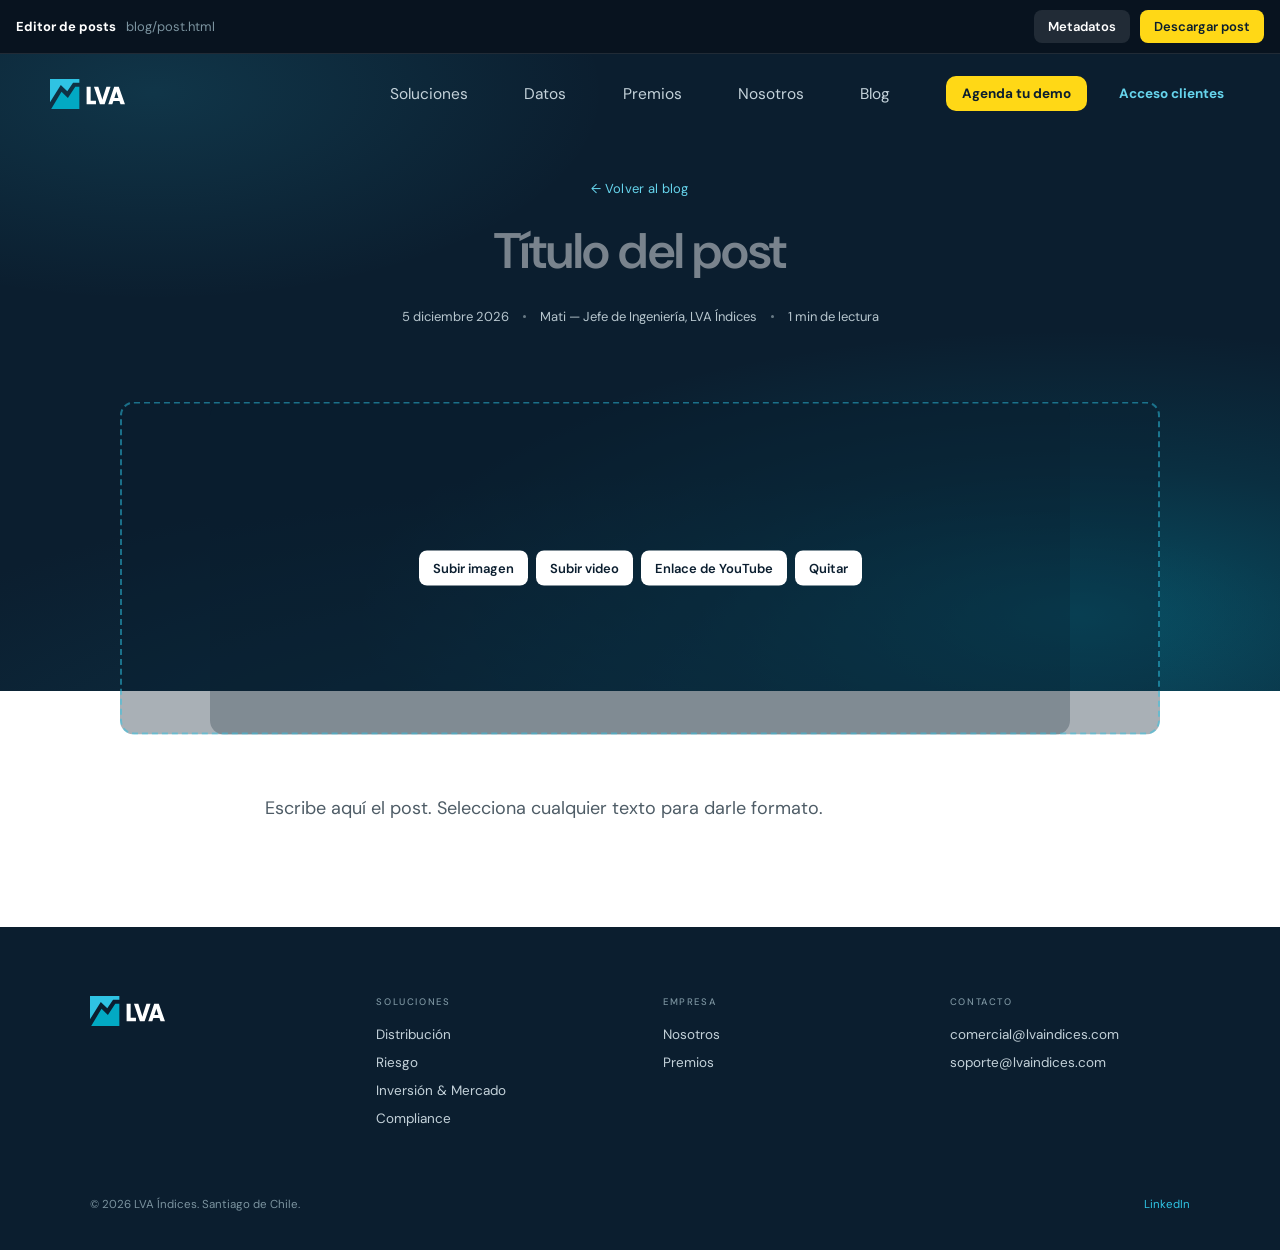
<file: editor/index.html>
<!DOCTYPE html>
<html lang="es">
<head>
<meta charset="UTF-8">
<meta name="viewport" content="width=device-width, initial-scale=1">
<meta name="robots" content="noindex, nofollow">
<title>Editor de posts — Blog LVA</title>
<link rel="icon" type="image/svg+xml" href="../assets/iso_lva.svg">
<link rel="preconnect" href="https://fonts.googleapis.com">
<link rel="preconnect" href="https://fonts.gstatic.com" crossorigin>
<link rel="stylesheet" href="https://fonts.googleapis.com/css2?family=DM+Sans:wght@400;500;600;700&display=swap">
<link rel="stylesheet" href="../assets/brand/tokens.css">
<link rel="stylesheet" href="../styles.css">
<style>
/* Todo lo de este bloque es del editor y desaparece al exportar. */
body { padding-top: 54px; }
/* La barra del sitio también es fija desde que el header quedó sticky: si no
   se baja, se monta encima de la del editor. Estos 54px son el alto de .adm.
   Esta regla no viaja al post: el exportador borra todos los <style>. */
.nav { top: 54px; }

.adm{position:fixed;top:0;left:0;right:0;z-index:200;height:54px;display:flex;
     align-items:center;gap:10px;padding:0 16px;background:#08131F;
     border-bottom:1px solid rgba(255,255,255,.10);color:#fff;
     font-family:'DM Sans',system-ui,sans-serif}
.adm__marca{font-size:13px;font-weight:700;margin-right:auto;white-space:nowrap}
.adm__marca em{font-style:normal;font-weight:400;color:#7B939F;margin-left:10px}
.adm button{font:inherit;font-size:13px;font-weight:600;padding:8px 14px;border:0;
  border-radius:8px;cursor:pointer;background:rgba(255,255,255,.10);color:#fff;white-space:nowrap}
.adm button:hover{background:rgba(255,255,255,.18)}
.adm button.pri{background:#FFD816;color:#0B1E2F}
/* Falta un metadato obligatorio: el botón avisa sin abrir el panel. */
.adm button.falta{box-shadow:inset 0 0 0 1.5px #FF8B7A;color:#FFC4BA}
.adm button.falta:hover{background:rgba(255,139,122,.16)}
.adm__falta{font-size:12.5px;color:#FFC4BA;white-space:nowrap}
.adm__falta[hidden]{display:none}
.adm button.pri:hover{background:#F0C400}

.panel{position:fixed;top:54px;right:16px;z-index:200;width:min(340px,calc(100vw - 32px));
  padding:18px;border-radius:12px;background:#fff;color:#1F1F21;
  box-shadow:0 18px 44px rgba(0,0,0,.28);font-family:'DM Sans',system-ui,sans-serif}
.panel[hidden]{display:none}
.panel h3{margin:0 0 4px;font-size:13px;letter-spacing:.08em;text-transform:uppercase;color:#056E80}
.panel label{display:block;font-size:12px;color:#6D6E71;margin:14px 0 5px}
.panel input,.panel textarea{width:100%;padding:9px 11px;font:inherit;font-size:14px;
  border:1px solid #E4E5E7;border-radius:8px;outline:none}
.panel input:focus,.panel textarea:focus{border-color:#2FC3E3;box-shadow:0 0 0 3px rgba(47,195,227,.18)}
.panel .cuenta{font-size:11.5px;color:#6D6E71;margin-top:5px}
.panel .cuenta.mal{color:#D0342C}

/* Barra flotante de formato, al estilo de Squarespace: aparece sobre lo que seleccionas. */
.flot{position:absolute;z-index:210;display:none;gap:2px;padding:5px;border-radius:10px;
  background:#0B1E2F;box-shadow:0 10px 30px rgba(0,0,0,.34);font-family:'DM Sans',system-ui,sans-serif}
.flot.ver{display:flex}
.flot button{font:inherit;font-size:13px;padding:7px 10px;border:0;border-radius:6px;
  background:none;color:#C4D2DA;cursor:pointer;white-space:nowrap}
.flot button:hover{background:rgba(255,255,255,.12);color:#fff}
.flot .sp{width:1px;background:rgba(255,255,255,.16);margin:4px 3px}

[contenteditable]:focus{outline:2px solid rgba(47,195,227,.55);outline-offset:6px;border-radius:3px}
[contenteditable]:empty:before{content:attr(data-vacio);opacity:.45}

.zona{position:relative}
.zona__botones{position:absolute;inset:0;display:flex;align-items:center;justify-content:center;
  gap:8px;border:2px dashed rgba(47,195,227,.5);border-radius:14px;background:rgba(11,30,47,.35);
  font-family:'DM Sans',system-ui,sans-serif}
.zona.tiene .zona__botones{opacity:0;pointer-events:none}
.zona:hover .zona__botones{opacity:1;pointer-events:auto}
.zona__botones button{font:inherit;font-size:13px;font-weight:600;padding:9px 14px;border:0;
  border-radius:8px;background:#fff;color:#0B1E2F;cursor:pointer}
.zona__vacia{min-height:clamp(200px,26vw,380px);border-radius:14px;background:rgba(11,30,47,.25)}

.aviso{position:fixed;left:50%;bottom:24px;transform:translateX(-50%);z-index:220;
  padding:12px 18px;border-radius:10px;background:#0B1E2F;color:#fff;font-size:13.5px;
  font-family:'DM Sans',system-ui,sans-serif;box-shadow:0 12px 34px rgba(0,0,0,.34);display:none}
.aviso.ver{display:block}
</style>
</head>
<body>

<div class="adm">
  <span class="adm__marca">Editor de posts<em id="ruta"></em></span>
  <span class="adm__falta" id="falta" hidden></span>
  <button type="button" id="bAjustes">Metadatos</button>
  <button type="button" class="pri" id="bDescargar">Descargar post</button>
</div>

<div class="panel" id="panel" hidden>
  <h3>Metadatos del post</h3>
  <label for="resumen">Resumen para Google</label>
  <textarea id="resumen" rows="3" placeholder="Una o dos frases. Es lo que se lee en el buscador y en el listado."></textarea>
  <div class="cuenta" id="cuenta">0 / 155</div>
  <label for="etiqueta">Etiqueta</label>
  <input type="text" id="etiqueta" placeholder="Ingeniería">
</div>

<div class="flot" id="flot">
  <button type="button" data-cmd="bold"><b>B</b></button>
  <button type="button" data-cmd="italic"><i>I</i></button>
  <button type="button" id="bEnlace">Enlace</button>
  <span class="sp"></span>
  <button type="button" data-bloque="h2">Título</button>
  <button type="button" data-bloque="h3">Subtítulo</button>
  <button type="button" data-bloque="p">Párrafo</button>
  <span class="sp"></span>
  <button type="button" data-cmd="insertUnorderedList">Lista</button>
  <button type="button" data-bloque="blockquote">Destacar</button>
  <span class="sp"></span>
  <button type="button" data-cmd="removeFormat">Limpiar</button>
</div>

<div class="aviso" id="aviso"></div>

<div class="top">
    <nav class="nav" aria-label="Principal">
        <a class="nav__brand" href="../index.html" aria-label="LVA Índices — inicio">
            <img class="nav__logo" src="../assets/brand/logos/lva-logo-color-on-dark.svg" alt="LVA Índices">
        </a>

        <button type="button" class="nav__toggle" id="nav-toggle"
                aria-label="Abrir menú" aria-expanded="false" aria-controls="nav-collapse">
            <span></span><span></span><span></span>
        </button>

        <!-- En escritorio es display:contents, así que logo, enlaces y acciones
             siguen siendo hermanos del mismo flex. Bajo 1024px se convierte en
             el panel desplegable. No se duplica ni un enlace. -->
        <div class="nav__collapse" id="nav-collapse">
            <ul class="nav__links">
                <li><a href="../index.html#soluciones">Soluciones</a></li>
                <li><a href="../index.html#datos">Datos</a></li>
                <li><a href="../index.html#premios">Premios</a></li>
                <li><a href="../index.html#nosotros">Nosotros</a></li>
                <li><a href="../blog.html">Blog</a></li>
            </ul>
            <div class="nav__actions">
                <a class="btn-demo" href="../demo.html">Agenda tu demo</a>
                <a class="nav__access" href="../acceso.html">Acceso clientes</a>
            </div>
        </div>
    </nav>

    <section class="post__hero">
        <a class="post__vuelta" href="../blog.html">&larr; Volver al blog</a>
        <h1 class="post__titulo" contenteditable data-vacio="Título del post"></h1>
        <div class="post__meta">
            <i contenteditable data-campo="fecha">2 septiembre 2026</i>
            <span></span>
            <i contenteditable data-campo="autor" data-vacio="Autor">Mati — Jefe de Ingeniería, LVA Índices</i>
            <span></span>
            <i data-campo="lectura">1 min de lectura</i>
        </div>
    </section>

    <div class="post__media zona" id="zona">
        <div class="zona__vacia" id="zonaVacia"></div>
        <div class="zona__botones">
            <button type="button" id="bImagen">Subir imagen</button>
            <button type="button" id="bVideo">Subir video</button>
            <button type="button" id="bYT">Enlace de YouTube</button>
            <button type="button" id="bQuitar">Quitar</button>
        </div>
    </div>
</div>

<section class="post__cuerpo">
    <div class="post__texto" id="texto" contenteditable data-vacio="Escribe aquí el post.">
        <p>Escribe aquí el post. Selecciona cualquier texto para darle formato.</p>
    </div>
</section>

<footer class="footer">
    <div class="wrap">
        <div class="footer__grid">
            <img class="footer__logo" src="../assets/brand/logos/lva-logo-color-on-dark.svg" alt="LVA Índices">
            <div>
                <div class="footer__h">SOLUCIONES</div>
                <div class="footer__items">
                    <a href="../index.html#soluciones">Distribución</a>
                    <a href="../index.html#soluciones">Riesgo</a>
                    <a href="../index.html#soluciones">Inversión &amp; Mercado</a>
                    <a href="../index.html#soluciones">Compliance</a>
                </div>
            </div>
            <div>
                <div class="footer__h">EMPRESA</div>
                <div class="footer__items">
                    <a href="../index.html#nosotros">Nosotros</a>
                    <a href="../index.html#premios">Premios</a>
                </div>
            </div>
            <div>
                <div class="footer__h">CONTACTO</div>
                <div class="footer__items">
                    <a href="mailto:comercial@lvaindices.com">comercial@lvaindices.com</a>
                    <a href="mailto:soporte@lvaindices.com">soporte@lvaindices.com</a>
                </div>
            </div>
        </div>
        <div class="footer__bottom">
            <span>© 2026 LVA Índices. Santiago de Chile.</span>
            <a href="https://www.linkedin.com/company/lva-indices" target="_blank" rel="noopener">LinkedIn</a>
        </div>
    </div>
</footer>

<input type="file" id="fImagen" accept="image/*" aria-label="Elegir imagen de cabecera" hidden>
<input type="file" id="fVideo" accept="video/*" aria-label="Elegir video de cabecera" hidden>

<script src="../assets/brand/field.js"></script>
<script src="editor.js?v=6"></script>
</body>
</html>
</file>
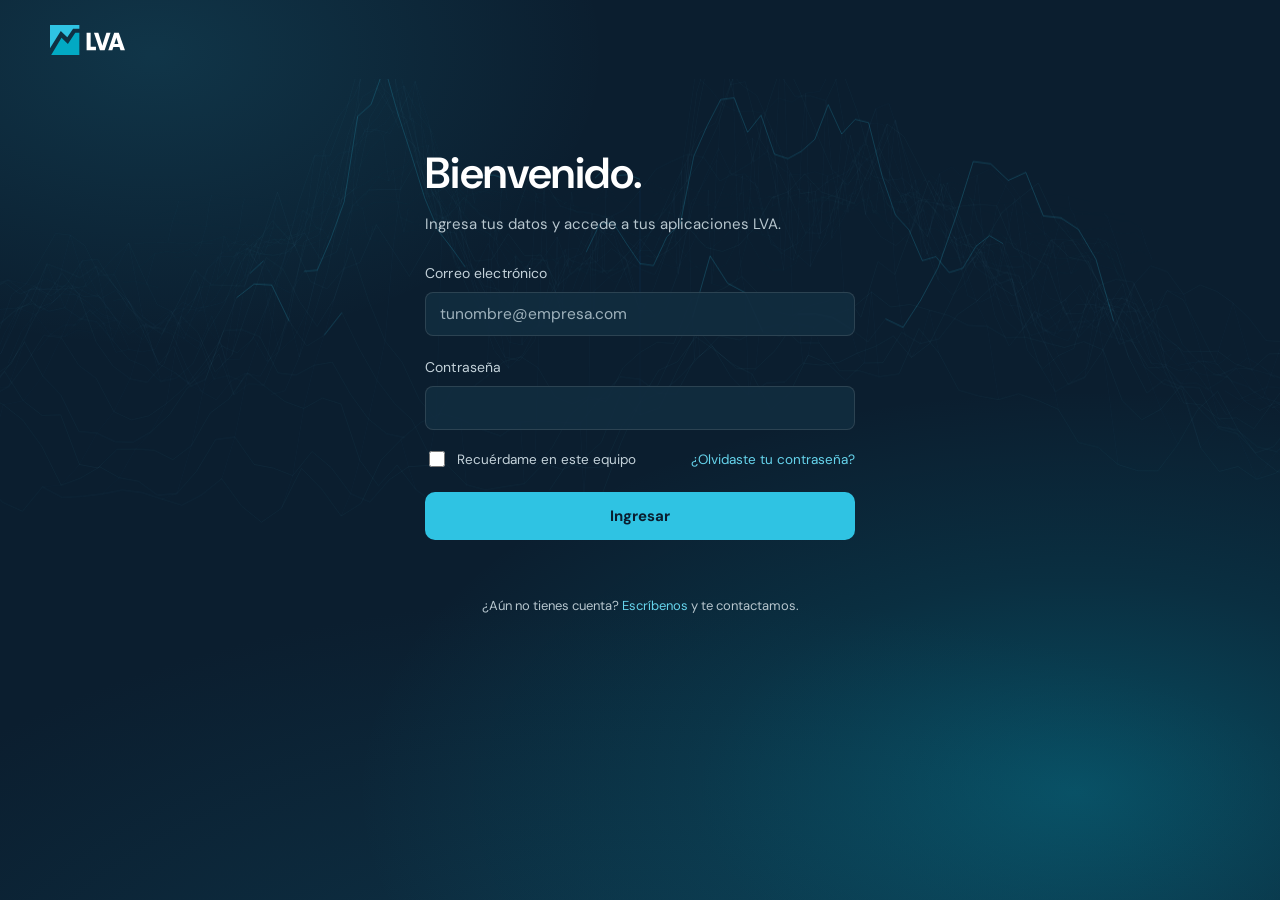
<file: acceso.html>
<!DOCTYPE html>
<html lang="es">
<head>
    <meta charset="UTF-8">
    <meta name="viewport" content="width=device-width, initial-scale=1">
    <meta name="description" content="Acceso de clientes a las aplicaciones de LVA Índices.">
    <meta name="robots" content="noindex">
    <title>Acceso clientes — LVA Índices</title>
    <link rel="icon" type="image/svg+xml" href="assets/iso_lva.svg">
    <link rel="preconnect" href="https://fonts.googleapis.com">
    <link rel="preconnect" href="https://fonts.gstatic.com" crossorigin>
    <link rel="stylesheet" href="https://fonts.googleapis.com/css2?family=DM+Sans:wght@400;500;600;700&display=swap">
    <link rel="stylesheet" href="assets/brand/tokens.css">
    <link rel="stylesheet" href="styles.css">
</head>
<body>

<!-- Misma pieza que el bloque superior de la portada: nav, lavado radial y
     canvas. Misma altura y proporción que en la portada. -->
<div class="top top--plain">

    <!-- Solo el logo: esta pantalla no lleva navegación. El JS del menú
         sale solo si no encuentra el toggle, así que no hace falta tocarlo. -->
    <nav class="nav" aria-label="Principal">
        <a class="nav__brand" href="index.html" aria-label="LVA Índices — inicio">
            <img class="nav__logo" src="assets/brand/logos/lva-logo-color-on-dark.svg" alt="LVA Índices">
        </a>
    </nav>

    <section class="hero hero--access">
        <canvas class="hero__canvas" data-field="hero" data-soft aria-hidden="true"></canvas>

        <div class="hero__inner wrap">
            <div class="access">
                <h1 class="access__title" data-txt="acceso.acceso.titular1">Bienvenido.</h1>
                <p class="access__lead" data-txt="acceso.acceso.parrafo1">Ingresa tus datos y accede a tus aplicaciones LVA.</p>

                <form class="access__form" id="form-acceso" novalidate>
                    <div class="field">
                        <label class="field__label" for="email">Correo electrónico</label>
                        <input class="field__input" type="email" id="email" name="email"
                               autocomplete="username" inputmode="email"
                               placeholder="tunombre@empresa.com" required>
                    </div>

                    <div class="field">
                        <label class="field__label" for="clave">Contraseña</label>
                        <input class="field__input" type="password" id="clave" name="clave"
                               autocomplete="current-password" required>
                    </div>

                    <div class="access__row">
                        <label class="check">
                            <input type="checkbox" name="recordar" value="1">
                            <span>Recuérdame en este equipo</span>
                        </label>
                        <a class="access__forgot" href="#recuperar">¿Olvidaste tu contraseña?</a>
                    </div>

                    <button type="submit" class="btn-acceso">Ingresar</button>

                    <p class="access__msg" id="acceso-msg" role="status" aria-live="polite"></p>
                </form>

                <p class="access__help" data-txt="acceso.acceso.parrafo2">¿Aún no tienes cuenta?
                    <a href="mailto:comercial@lvaindices.com?subject=Solicitud%20de%20acceso">Escríbenos</a>
                    y te contactamos.</p>
            </div>
        </div>
    </section>
</div>

<script src="assets/brand/field.js"></script>
<script>
    /* La autenticación todavía no está conectada. Se intercepta el envío para
       que la contraseña no viaje a ninguna parte mientras esto sea una
       maqueta: sin esto, el navegador la mandaría al propio servidor. */
    document.getElementById('form-acceso').addEventListener('submit', function (e) {
        e.preventDefault();
        document.getElementById('acceso-msg').textContent =
            'Pantalla de diseño: falta conectar la autenticación.';
    });
</script>

</body>
</html>
</file>
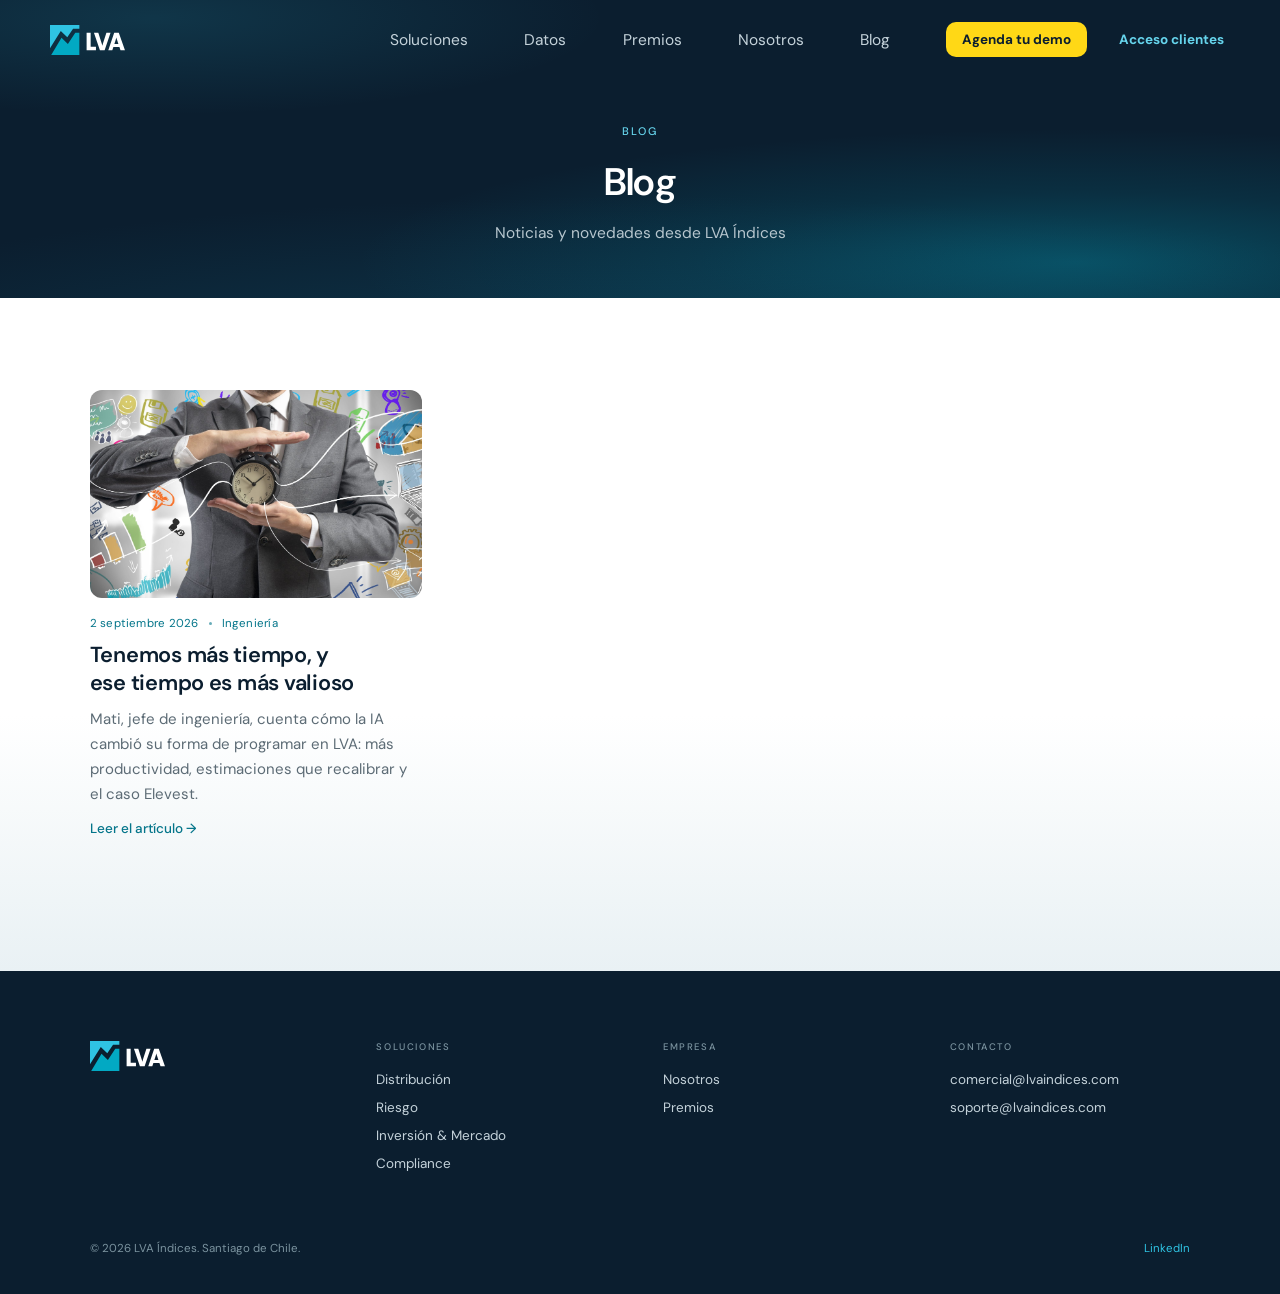
<file: blog.html>
<!DOCTYPE html>
<html lang="es">
<head>
    <meta charset="UTF-8">
    <meta name="viewport" content="width=device-width, initial-scale=1">
    <meta name="description" content="Noticias y novedades desde LVA Índices.">
    <title>Blog — LVA Índices</title>
    <link rel="icon" type="image/svg+xml" href="assets/iso_lva.svg">
    <link rel="preconnect" href="https://fonts.googleapis.com">
    <link rel="preconnect" href="https://fonts.gstatic.com" crossorigin>
    <link rel="stylesheet" href="https://fonts.googleapis.com/css2?family=DM+Sans:wght@400;500;600;700&display=swap">
    <link rel="stylesheet" href="assets/brand/tokens.css">
    <link rel="stylesheet" href="styles.css">
</head>
<body>

<div class="top">
    <nav class="nav" aria-label="Principal">
        <a class="nav__brand" href="index.html#" aria-label="LVA Índices — inicio">
            <img class="nav__logo" src="assets/brand/logos/lva-logo-color-on-dark.svg" alt="LVA Índices">
        </a>

        <button type="button" class="nav__toggle" id="nav-toggle"
                aria-label="Abrir menú" aria-expanded="false" aria-controls="nav-collapse">
            <span></span><span></span><span></span>
        </button>

        <!-- En escritorio es display:contents, así que logo, enlaces y acciones
             siguen siendo hermanos del mismo flex. Bajo 1024px se convierte en
             el panel desplegable. No se duplica ni un enlace. -->
        <div class="nav__collapse" id="nav-collapse">
            <ul class="nav__links">
                <li><a href="index.html#soluciones">Soluciones</a></li>
                <li><a href="index.html#datos">Datos</a></li>
                <li><a href="index.html#premios">Premios</a></li>
                <li><a href="index.html#nosotros">Nosotros</a></li>
                <li><a href="blog.html" aria-current="page">Blog</a></li>
            </ul>
            <div class="nav__actions">
                <a class="btn-demo" href="demo.html">Agenda tu demo</a>
                <a class="nav__access" href="acceso.html">Acceso clientes</a>
            </div>
        </div>
    </nav>

    <section class="blog__hero">
        <div class="eyebrow eyebrow--center" data-txt="blog.cabecera.rotulo1">BLOG</div>
        <h1 class="blog__titulo" data-txt="blog.cabecera.titular1">Blog</h1>
        <p class="blog__bajada" data-txt="blog.cabecera.parrafo1">Noticias y novedades desde LVA Índices</p>
    </section>
</div>

<section class="blog">
    <div class="wrap">
        <div class="blog__grid">

            <a class="entrada" href="blog/tenemos-mas-tiempo-y-ese-tiempo-es-mas-valioso.html">
                <div class="entrada__foto">
                    <img src="blog/images/tenemos-mas-tiempo-y-ese-tiempo-es-mas-valioso.jpg"
                         alt="Tenemos más tiempo, y ese tiempo es más valioso" loading="lazy">
                </div>
                <div class="entrada__meta">
                    <span>2 septiembre 2026</span>
                    <i></i>
                    <span>Ingeniería</span>
                </div>
                <h2 class="entrada__titulo" data-txt="blog.listado.titulo1">Tenemos más tiempo, y ese tiempo es más valioso</h2>
                <p class="entrada__bajada" data-txt="blog.listado.parrafo1">Mati, jefe de ingeniería, cuenta cómo la IA cambió su forma de programar en LVA: más productividad, estimaciones que recalibrar y el caso Elevest.</p>
                <span class="entrada__enlace">Leer el artículo &rarr;</span>
            </a>

        </div>
    </div>
</section>

<footer class="footer">
    <div class="wrap">
        <div class="footer__grid">
            <img class="footer__logo" src="assets/brand/logos/lva-logo-color-on-dark.svg" alt="LVA Índices">
            <div>
                <div class="footer__h">SOLUCIONES</div>
                <div class="footer__items">
                    <a href="index.html#soluciones">Distribución</a>
                    <a href="index.html#soluciones">Riesgo</a>
                    <a href="index.html#soluciones">Inversión &amp; Mercado</a>
                    <a href="index.html#soluciones">Compliance</a>
                </div>
            </div>
            <div>
                <div class="footer__h">EMPRESA</div>
                <div class="footer__items">
                    <a href="index.html#nosotros">Nosotros</a>
                    <a href="index.html#premios">Premios</a>
                </div>
            </div>
            <div>
                <div class="footer__h">CONTACTO</div>
                <div class="footer__items">
                    <a href="mailto:comercial@lvaindices.com">comercial@lvaindices.com</a>
                    <a href="mailto:soporte@lvaindices.com">soporte@lvaindices.com</a>
                </div>
            </div>
        </div>
        <div class="footer__bottom">
            <span>© 2026 LVA Índices. Santiago de Chile.</span>
            <a href="https://www.linkedin.com/company/lva-indices" target="_blank" rel="noopener">LinkedIn</a>
        </div>
    </div>
</footer>

<script src="assets/brand/field.js"></script>
</body>
</html>
</file>
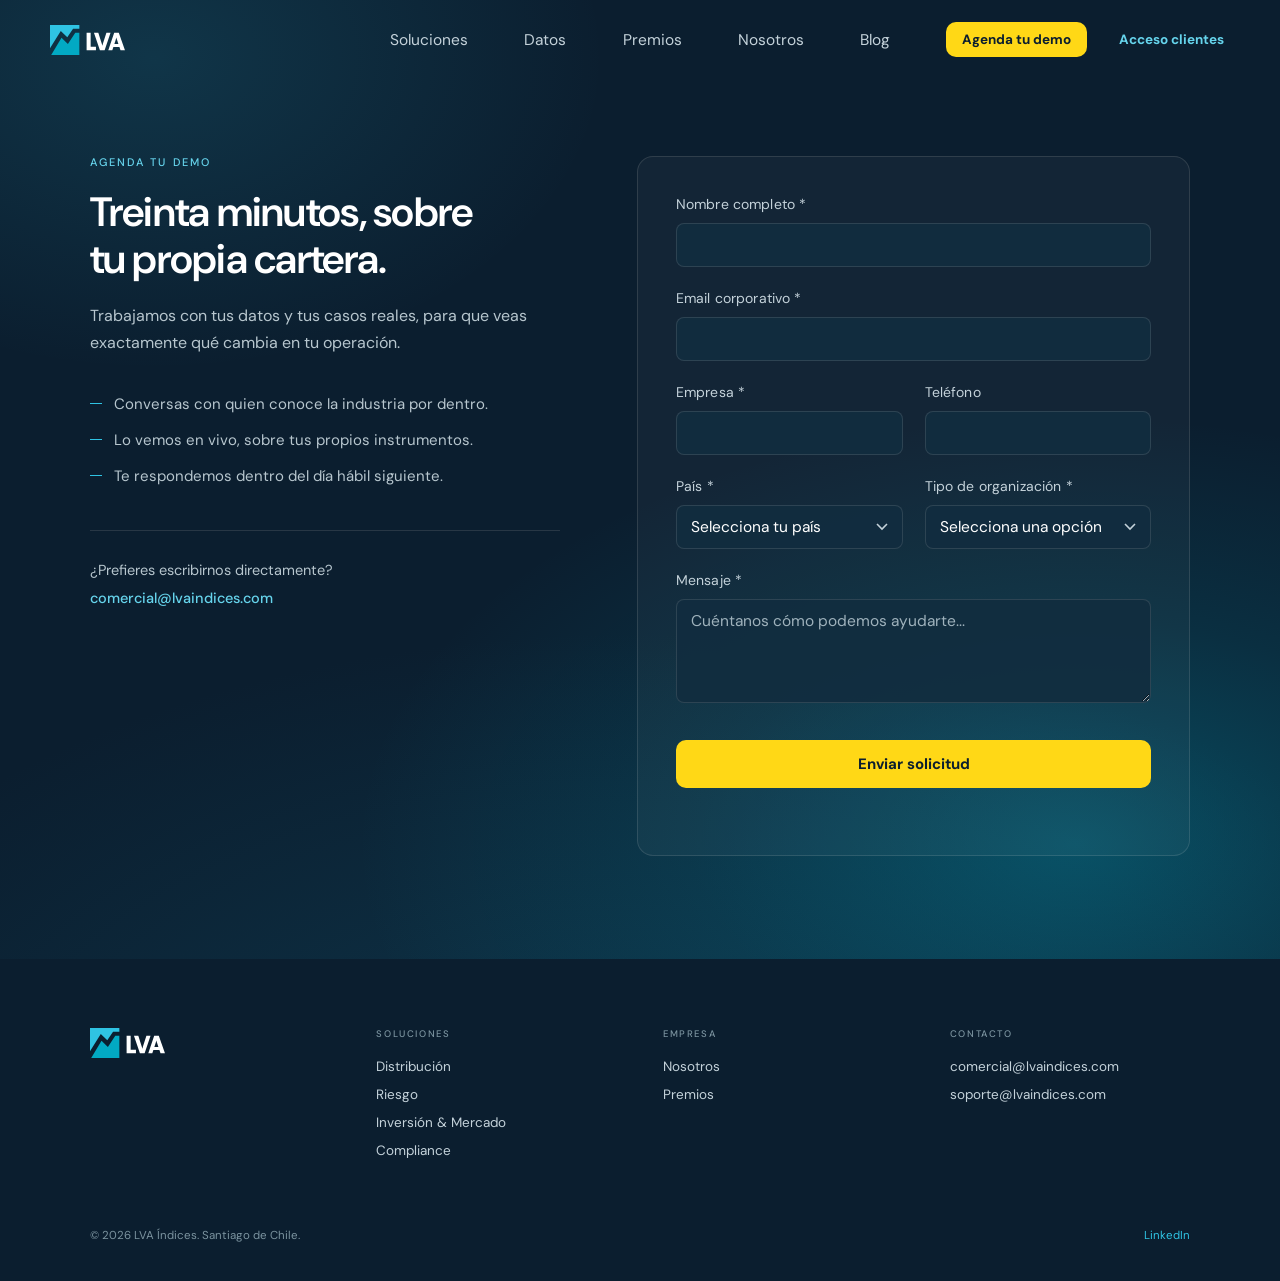
<file: demo.html>
<!DOCTYPE html>
<html lang="es">
<head>
    <meta charset="UTF-8">
    <meta name="viewport" content="width=device-width, initial-scale=1">
    <meta name="description" content="Agenda una demo de 30 minutos con LVA Índices, sobre tu propia cartera y con tus casos reales.">
    <title>Agenda tu demo — LVA Índices</title>
    <link rel="icon" type="image/svg+xml" href="assets/iso_lva.svg">
    <link rel="preconnect" href="https://fonts.googleapis.com">
    <link rel="preconnect" href="https://fonts.gstatic.com" crossorigin>
    <link rel="stylesheet" href="https://fonts.googleapis.com/css2?family=DM+Sans:wght@400;500;600;700&display=swap">
    <link rel="stylesheet" href="assets/brand/tokens.css">
    <link rel="stylesheet" href="styles.css">
</head>
<body>

<div class="top top--plain">
    <nav class="nav" aria-label="Principal">
        <a class="nav__brand" href="index.html#" aria-label="LVA Índices — inicio">
            <img class="nav__logo" src="assets/brand/logos/lva-logo-color-on-dark.svg" alt="LVA Índices">
        </a>

        <button type="button" class="nav__toggle" id="nav-toggle"
                aria-label="Abrir menú" aria-expanded="false" aria-controls="nav-collapse">
            <span></span><span></span><span></span>
        </button>

        <!-- En escritorio es display:contents, así que logo, enlaces y acciones
             siguen siendo hermanos del mismo flex. Bajo 1024px se convierte en
             el panel desplegable. No se duplica ni un enlace. -->
        <div class="nav__collapse" id="nav-collapse">
            <ul class="nav__links">
                <li><a href="index.html#soluciones">Soluciones</a></li>
                <li><a href="index.html#datos">Datos</a></li>
                <li><a href="index.html#premios">Premios</a></li>
                <li><a href="index.html#nosotros">Nosotros</a></li>
                <li><a href="blog.html">Blog</a></li>
            </ul>
            <div class="nav__actions">
                <a class="btn-demo" href="demo.html" aria-current="page">Agenda tu demo</a>
                <a class="nav__access" href="acceso.html">Acceso clientes</a>
            </div>
        </div>
    </nav>

    <section class="demo">
        <div class="demo__grid wrap">

            <div class="demo__intro">
                <div class="eyebrow" data-txt="demo.demo.rotulo1">AGENDA TU DEMO</div>
                <h1 class="demo__titulo" data-txt="demo.demo.titular1">Treinta minutos, sobre tu propia cartera.</h1>
                <p class="demo__bajada" data-txt="demo.demo.parrafo1">Trabajamos con tus datos y tus casos reales, para que veas exactamente qué cambia en tu operación.</p>

                <ul class="demo__lista">
                    <li data-txt="demo.demo.vineta1">Conversas con quien conoce la industria por dentro.</li>
                    <li data-txt="demo.demo.vineta2">Lo vemos en vivo, sobre tus propios instrumentos.</li>
                    <li data-txt="demo.demo.vineta3">Te respondemos dentro del día hábil siguiente.</li>
                </ul>

                <div class="demo__contacto">
                    <span>¿Prefieres escribirnos directamente?</span>
                    <a href="mailto:comercial@lvaindices.com?subject=Solicitud%20de%20demo">comercial@lvaindices.com</a>
                </div>
            </div>

            <form class="demo__form" id="form-demo" novalidate>
                <div class="field">
                    <label class="field__label" for="d-nombre">Nombre completo *</label>
                    <input class="field__input" type="text" id="d-nombre" name="name" autocomplete="name" required>
                </div>

                <div class="field">
                    <label class="field__label" for="d-email">Email corporativo *</label>
                    <input class="field__input" type="email" id="d-email" name="email" autocomplete="email" required>
                </div>

                <div class="demo__fila">
                    <div class="field">
                        <label class="field__label" for="d-empresa">Empresa *</label>
                        <input class="field__input" type="text" id="d-empresa" name="company" autocomplete="organization" required>
                    </div>
                    <div class="field">
                        <label class="field__label" for="d-tel">Teléfono</label>
                        <input class="field__input" type="tel" id="d-tel" name="phone" autocomplete="tel">
                    </div>
                </div>

                <div class="demo__fila">
                    <div class="field">
                        <label class="field__label" for="d-pais">País *</label>
                        <select class="field__input" id="d-pais" name="country" required>
                            <option value="">Selecciona tu país</option>
                            <option value="Chile">Chile</option>
                            <option value="Colombia">Colombia</option>
                            <option value="México">México</option>
                            <option value="Perú">Perú</option>
                            <option value="Otro">Otro</option>
                        </select>
                    </div>
                    <div class="field">
                        <label class="field__label" for="d-tipo">Tipo de organización *</label>
                        <select class="field__input" id="d-tipo" name="clientType" required>
                            <option value="">Selecciona una opción</option>
                            <option value="AGF">Gestora de Activos (AGF)</option>
                            <option value="Distribuidora">Distribuidora / Agencia</option>
                            <option value="AFP">AFP / Pensiones</option>
                            <option value="Asset Manager Intl">Asset Manager Internacional</option>
                            <option value="Otro">Otro</option>
                        </select>
                    </div>
                </div>

                <div class="field">
                    <label class="field__label" for="d-mensaje">Mensaje *</label>
                    <textarea class="field__input" id="d-mensaje" name="message" rows="4"
                              placeholder="Cuéntanos cómo podemos ayudarte..." required></textarea>
                </div>

                <button type="submit" class="demo__enviar">Enviar solicitud</button>
                <p class="demo__msg" id="demo-msg" role="status" aria-live="polite"></p>
            </form>

        </div>
    </section>
</div>

<footer class="footer">
    <div class="wrap">
        <div class="footer__grid">
            <img class="footer__logo" src="assets/brand/logos/lva-logo-color-on-dark.svg" alt="LVA Índices">
            <div>
                <div class="footer__h">SOLUCIONES</div>
                <div class="footer__items">
                    <a href="index.html#soluciones">Distribución</a>
                    <a href="index.html#soluciones">Riesgo</a>
                    <a href="index.html#soluciones">Inversión &amp; Mercado</a>
                    <a href="index.html#soluciones">Compliance</a>
                </div>
            </div>
            <div>
                <div class="footer__h">EMPRESA</div>
                <div class="footer__items">
                    <a href="index.html#nosotros">Nosotros</a>
                    <a href="index.html#premios">Premios</a>
                </div>
            </div>
            <div>
                <div class="footer__h">CONTACTO</div>
                <div class="footer__items">
                    <a href="mailto:comercial@lvaindices.com">comercial@lvaindices.com</a>
                    <a href="mailto:soporte@lvaindices.com">soporte@lvaindices.com</a>
                </div>
            </div>
        </div>
        <div class="footer__bottom">
            <span>© 2026 LVA Índices. Santiago de Chile.</span>
            <a href="https://www.linkedin.com/company/lva-indices" target="_blank" rel="noopener">LinkedIn</a>
        </div>
    </div>
</footer>

<script src="assets/brand/field.js"></script>
</body>
</html>
</file>
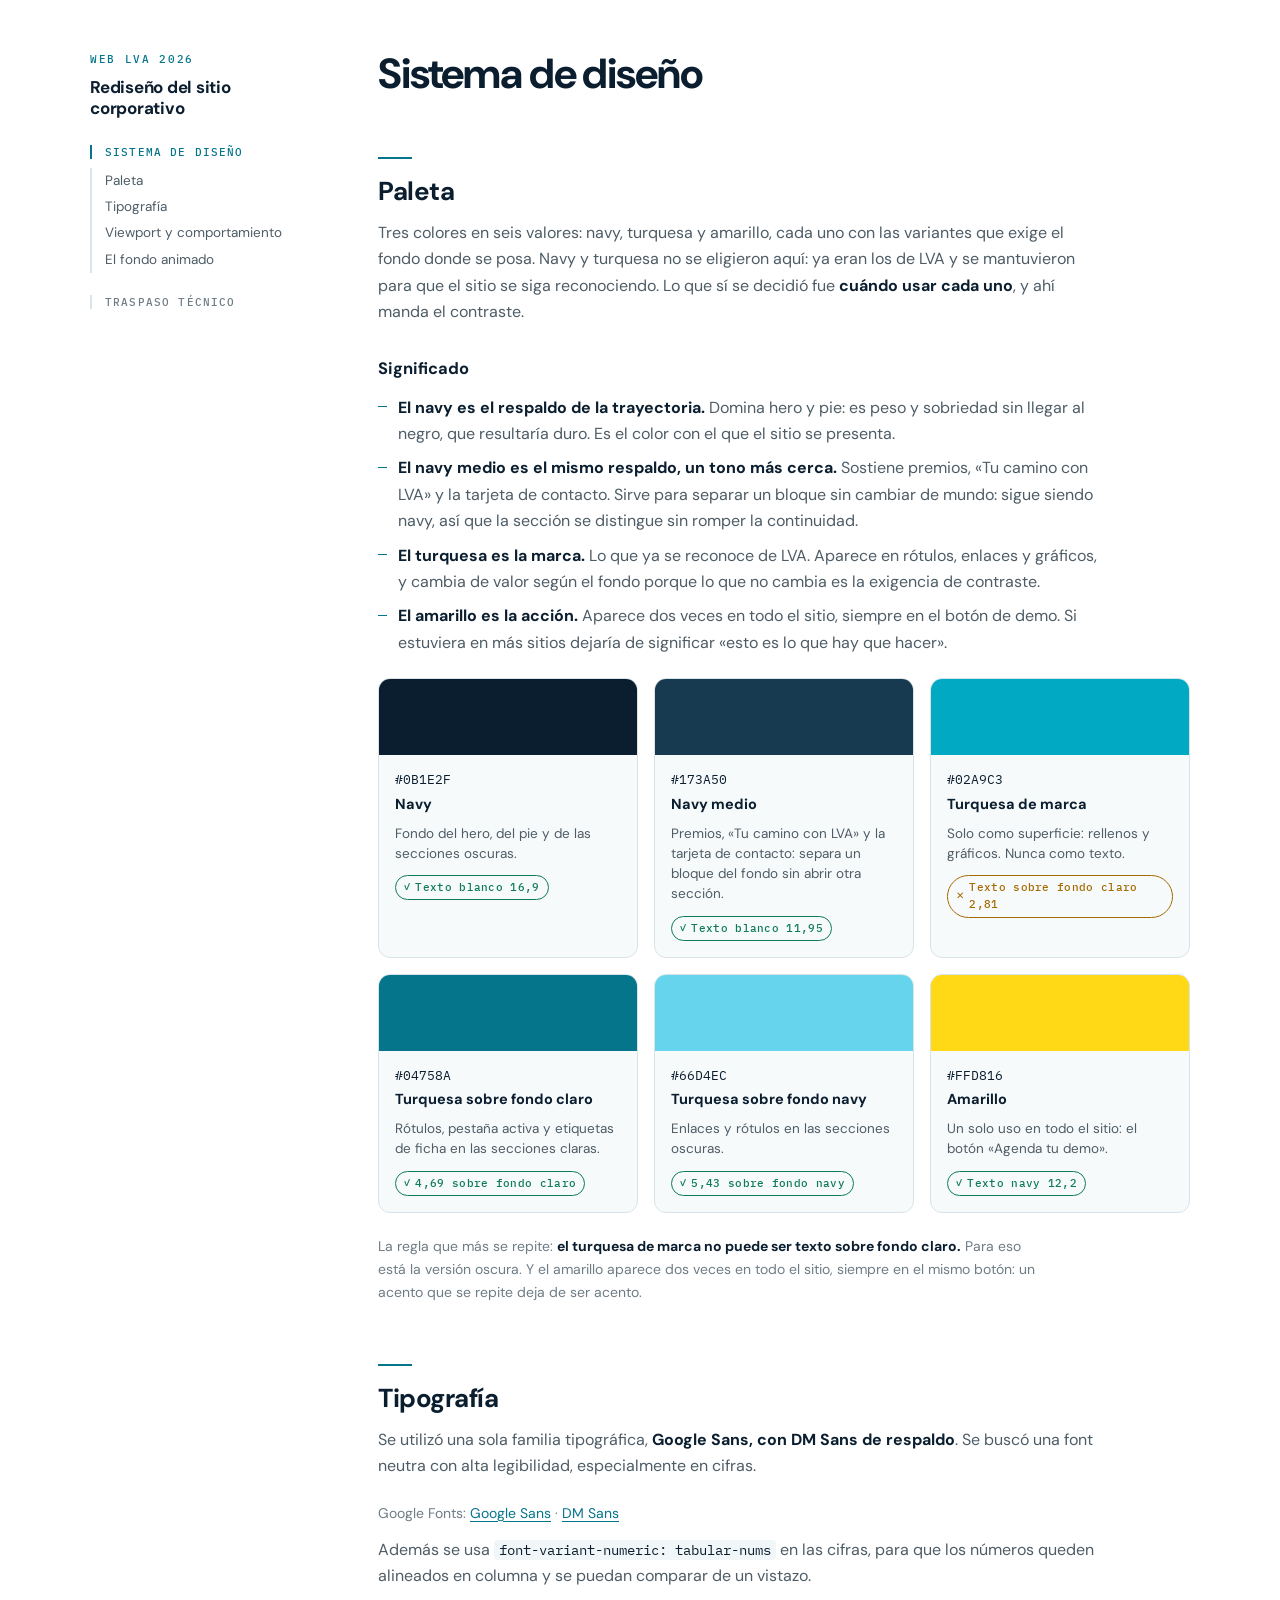
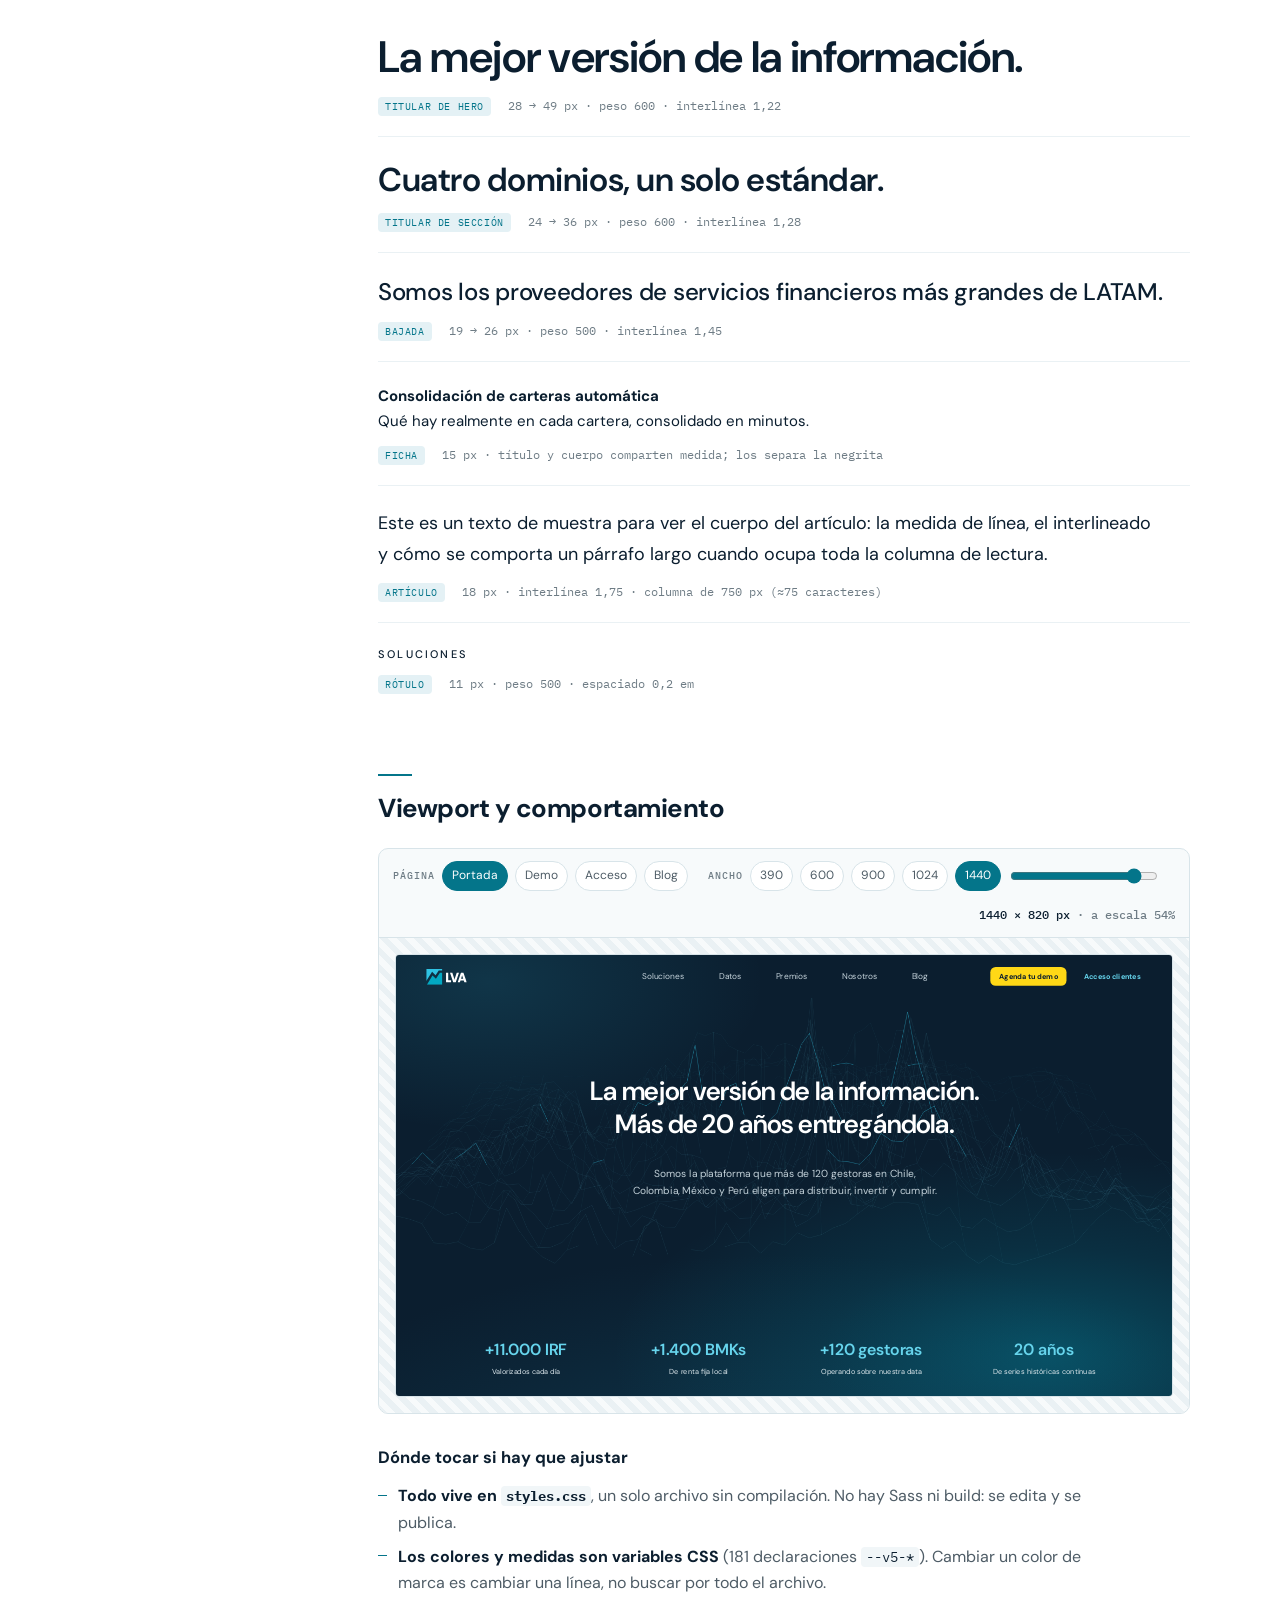
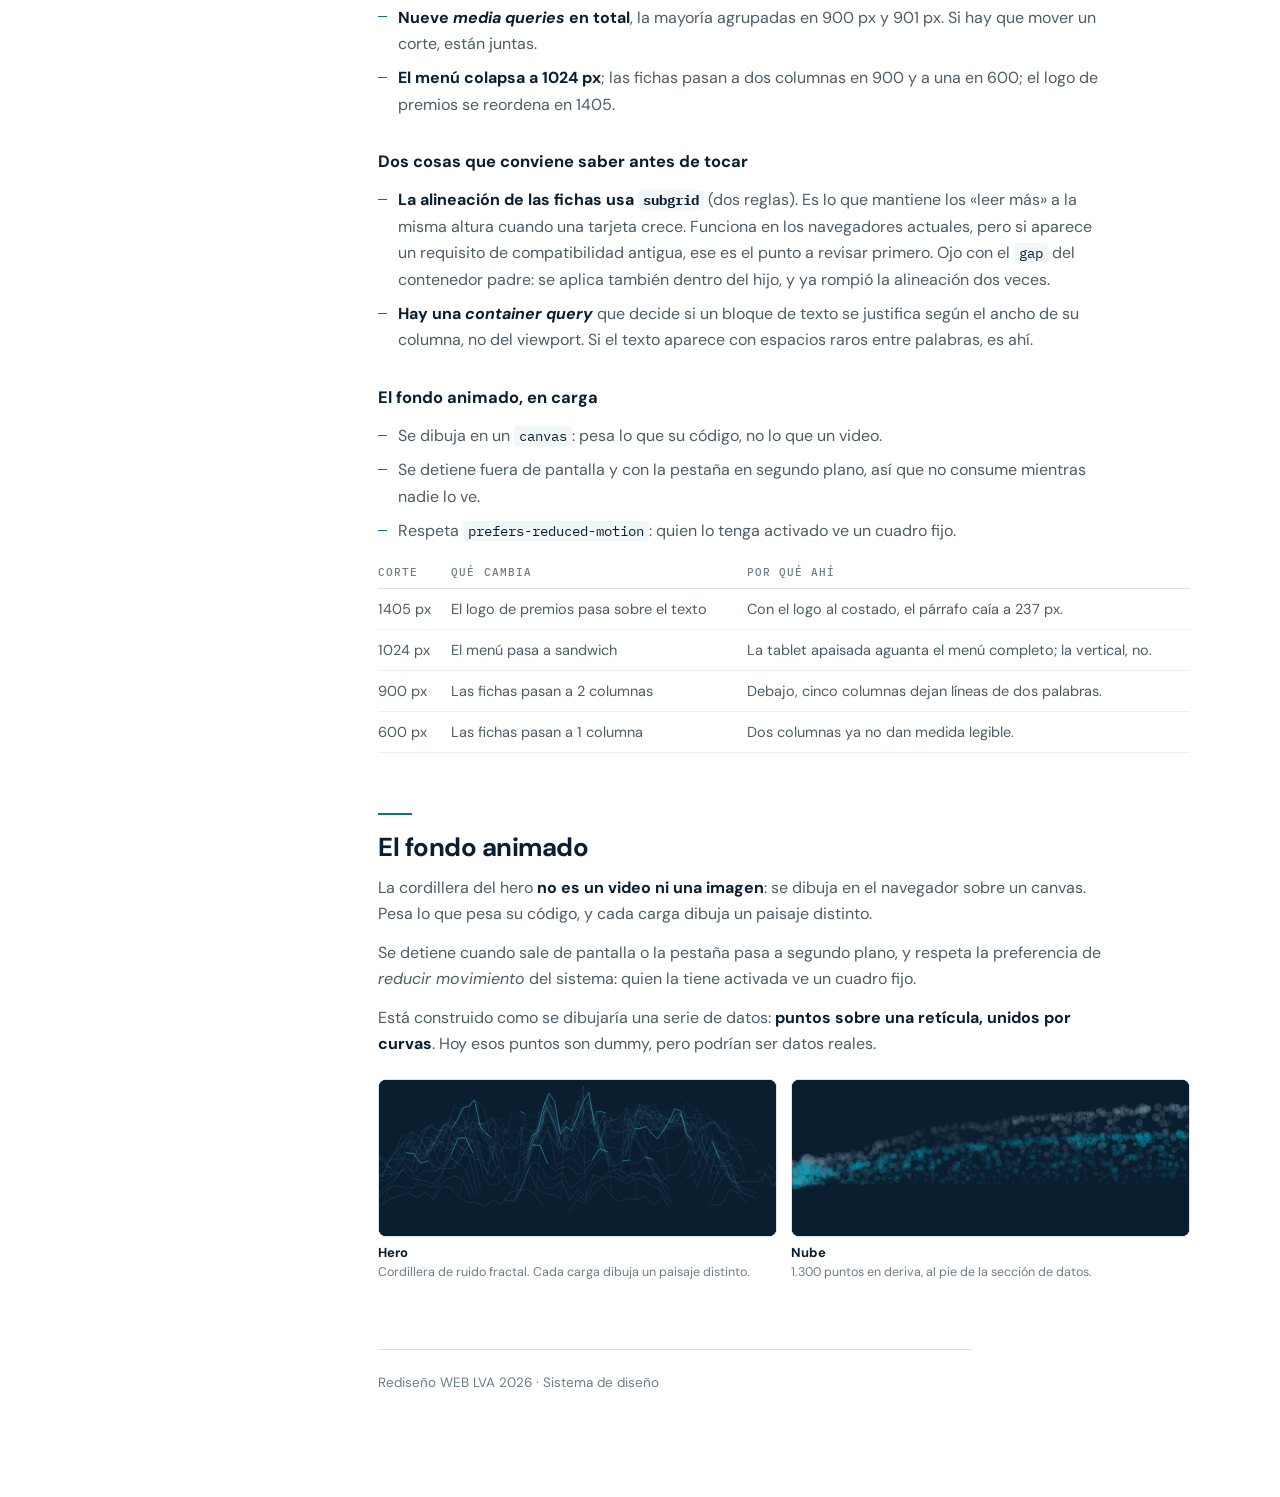
<file: traspaso.html>
<title>Traspaso técnico LVA</title>
<link rel="preconnect" href="https://fonts.googleapis.com">
<link rel="preconnect" href="https://fonts.gstatic.com" crossorigin>
<link rel="stylesheet" href="https://fonts.googleapis.com/css2?family=DM+Sans:opsz,wght@9..40,400;9..40,500;9..40,700&family=IBM+Plex+Mono:wght@400;500&display=swap">

<style>
  /* Paleta tomada del propio sistema de marca de LVA: navy, turquesa y sus
     neutros. El documento habla de ese sitio, así que se viste con él. */
  :root {
    --ground:      #FFFFFF;
    --panel:       #F7FAFB;
    --ink:         #0B1E2F;
    --body:        #4E5C66;
    --soft:        #6E7C85;
    --accent:      #04758A;
    --accent-weak: #E4F1F5;
    --rule:        #D8E4E9;
    --rule-soft:   #EAF1F4;
    --ok:          #0F7A5A;
    --wait:        #A56A00;
    --code-bg:     #F1F6F8;
  }

  @media (prefers-color-scheme: dark) {
    :root:not([data-theme="light"]) {
      --ground:      #0B1E2F;
      --panel:       #0E2434;
      --ink:         #FFFFFF;
      --body:        #C4D2DA;
      --soft:        #93A7B1;
      --accent:      #66D4EC;
      --accent-weak: #10323F;
      --rule:        #23404F;
      --rule-soft:   #18313F;
      --ok:          #5FD3A8;
      --wait:        #E8B65C;
      --code-bg:     #102A38;
    }
  }

  :root[data-theme="dark"] {
    --ground:      #0B1E2F;
    --panel:       #0E2434;
    --ink:         #FFFFFF;
    --body:        #C4D2DA;
    --soft:        #93A7B1;
    --accent:      #66D4EC;
    --accent-weak: #10323F;
    --rule:        #23404F;
    --rule-soft:   #18313F;
    --ok:          #5FD3A8;
    --wait:        #E8B65C;
    --code-bg:     #102A38;
  }

  * { box-sizing: border-box; }

  body {
    margin: 0;
    background: var(--ground);
    color: var(--body);
    font-family: 'DM Sans', system-ui, sans-serif;
    font-size: 16px;
    line-height: 1.65;
    -webkit-font-smoothing: antialiased;
  }

  /* ---- estructura: índice fijo + contenido ---- */
  .marco {
    max-width: 1180px;
    margin: 0 auto;
    padding: clamp(28px, 4vw, 52px) clamp(20px, 4vw, 40px) clamp(64px, 8vw, 104px);
    display: grid;
    grid-template-columns: 224px minmax(0, 1fr);
    gap: clamp(32px, 5vw, 72px);
    align-items: start;
  }

  @media (max-width: 900px) {
    .marco { grid-template-columns: 1fr; gap: 0; }
  }

  /* ---- índice ---- */
  .indice { position: sticky; top: clamp(28px, 4vw, 52px); }

  @media (max-width: 900px) {
    .indice {
      position: static;
      margin-bottom: 36px;
      padding-bottom: 22px;
      border-bottom: 1px solid var(--rule);
    }
  }

  .indice__marca {
    font-family: 'IBM Plex Mono', ui-monospace, monospace;
    font-size: 10.5px;
    font-weight: 500;
    letter-spacing: 0.16em;
    text-transform: uppercase;
    color: var(--accent);
  }

  .indice__titulo {
    margin: 8px 0 26px;
    font-size: 17px;
    font-weight: 700;
    line-height: 1.25;
    letter-spacing: -0.014em;
    color: var(--ink);
  }

  .indice__grupo + .indice__grupo { margin-top: 22px; }

  .indice__vista {
    display: block;
    width: 100%;
    padding: 0 0 0 13px;
    border: 0;
    border-left: 2px solid var(--rule);
    background: none;
    text-align: left;
    cursor: pointer;
    font-family: 'IBM Plex Mono', ui-monospace, monospace;
    font-size: 10.5px;
    font-weight: 500;
    letter-spacing: 0.11em;
    text-transform: uppercase;
    color: var(--soft);
    transition: color .18s ease, border-color .18s ease;
  }

  .indice__vista:hover { color: var(--accent); }
  .indice__vista[aria-selected="true"] { color: var(--accent); border-left-color: var(--accent); }
  .indice__vista:focus-visible { outline: 2px solid var(--accent); outline-offset: 3px; }

  .indice__lista { margin: 9px 0 0; padding: 0 0 0 13px; list-style: none; border-left: 2px solid var(--rule); }
  .indice__lista[hidden] { display: none; }
  .indice__lista li { margin: 0; padding: 0; }
  .indice__lista li::before { content: none; }

  .indice__lista a {
    display: block;
    padding: 4px 0;
    font-size: 13.5px;
    line-height: 1.35;
    color: var(--body);
    text-decoration: none;
  }

  .indice__lista a:hover { color: var(--accent); }

  /* ---- contenido ---- */
  h1 {
    margin: 0;
    font-size: clamp(29px, 4vw, 42px);
    font-weight: 700;
    line-height: 1.1;
    letter-spacing: -0.025em;
    color: var(--ink);
    text-wrap: balance;
  }

  .entrada { margin: 16px 0 0; font-size: 17px; line-height: 1.6; max-width: 58ch; }

  [role="tabpanel"][hidden] { display: none; }

  .ficha {
    margin: clamp(28px, 3.4vw, 38px) 0 0;
    display: grid;
    grid-template-columns: repeat(auto-fit, minmax(140px, 1fr));
    gap: 18px 24px;
  }

  .ficha div { display: flex; flex-direction: column; gap: 3px; }

  .ficha dt {
    font-family: 'IBM Plex Mono', ui-monospace, monospace;
    font-size: 10.5px;
    letter-spacing: 0.1em;
    text-transform: uppercase;
    color: var(--soft);
  }

  .ficha dd {
    margin: 0;
    font-size: 15px;
    font-weight: 500;
    color: var(--ink);
    font-variant-numeric: tabular-nums;
  }

  section { margin-top: clamp(42px, 5vw, 60px); scroll-margin-top: 24px; }

  h2 {
    margin: 0 0 6px;
    font-size: clamp(21px, 2.3vw, 26px);
    font-weight: 700;
    line-height: 1.25;
    letter-spacing: -0.018em;
    color: var(--ink);
    text-wrap: balance;
  }

  h2::before {
    content: "";
    display: block;
    width: 34px;
    height: 2px;
    margin-bottom: 16px;
    background: var(--accent);
  }

  h3 { margin: 30px 0 6px; font-size: 16.5px; font-weight: 700; color: var(--ink); }

  p { margin: 12px 0 0; max-width: 66ch; }
  a { color: var(--accent); text-underline-offset: 3px; }

  code {
    font-family: 'IBM Plex Mono', ui-monospace, monospace;
    font-size: 0.88em;
    padding: 1px 5px;
    border-radius: 4px;
    background: var(--code-bg);
    color: var(--ink);
  }

  ul { margin: 12px 0 0; padding-left: 0; list-style: none; max-width: 66ch; }
  ul li { position: relative; padding-left: 20px; margin-top: 8px; }
  ul li::before {
    content: "";
    position: absolute;
    left: 0; top: 0.72em;
    width: 9px; height: 1px;
    background: var(--accent);
  }

  .tabla { margin-top: 20px; overflow-x: auto; }
  table { width: 100%; border-collapse: collapse; font-size: 14.5px; }

  th {
    text-align: left;
    padding: 0 14px 9px 0;
    border-bottom: 1px solid var(--rule);
    font-family: 'IBM Plex Mono', ui-monospace, monospace;
    font-size: 10.5px;
    font-weight: 500;
    letter-spacing: 0.1em;
    text-transform: uppercase;
    color: var(--soft);
  }

  td { padding: 11px 14px 11px 0; border-bottom: 1px solid var(--rule-soft); vertical-align: top; }
  td:last-child, th:last-child { padding-right: 0; }
  td code { white-space: nowrap; }
  .num { font-variant-numeric: tabular-nums; white-space: nowrap; }

  .estado {
    display: inline-flex; align-items: center; gap: 6px; white-space: nowrap;
    font-family: 'IBM Plex Mono', ui-monospace, monospace;
    font-size: 11px; font-weight: 500; letter-spacing: 0.04em; text-transform: uppercase;
  }
  .estado::before { content: ""; width: 6px; height: 6px; border-radius: 999px; background: currentColor; }
  .estado--ok { color: var(--ok); }
  .estado--wait { color: var(--wait); }

  .nota {
    margin-top: 22px;
    padding: clamp(20px, 2.4vw, 26px);
    border-radius: 10px;
    background: var(--accent-weak);
    border-left: 3px solid var(--accent);
  }
  .nota p { margin-top: 10px; }
  .nota p:first-of-type { margin-top: 0; }

  .cambio {
    margin-top: 20px;
    display: grid; grid-template-columns: 1fr 1fr; gap: 1px;
    background: var(--rule); border: 1px solid var(--rule);
    border-radius: 10px; overflow: hidden;
  }
  .cambio > div { padding: 16px 18px; background: var(--ground); }
  .cambio dt {
    font-family: 'IBM Plex Mono', ui-monospace, monospace;
    font-size: 10.5px; letter-spacing: 0.1em; text-transform: uppercase; color: var(--soft);
  }
  .cambio dd { margin: 7px 0 0; font-size: 15px; line-height: 1.5; }
  .cambio .bien { color: var(--ink); font-weight: 500; }
  @media (max-width: 560px) { .cambio { grid-template-columns: 1fr; } }

  /* ---- muestras de color ---- */
  .paleta {
    margin: 20px 0 0;
    display: grid;
    grid-template-columns: repeat(auto-fill, minmax(132px, 1fr));
    gap: 14px;
  }
  .paleta div { padding: 0; }
  .muestra { height: 52px; border-radius: 8px; border: 1px solid var(--rule); }
  .paleta dt {
    margin-top: 9px;
    font-family: 'IBM Plex Mono', ui-monospace, monospace;
    font-size: 11.5px; color: var(--ink);
  }
  .paleta dd { margin: 2px 0 0; font-size: 12.5px; line-height: 1.4; color: var(--soft); }

  /* ---- pasos: el número informa, es una secuencia real ---- */
  .pasos { margin: 20px 0 0; padding: 0; list-style: none; counter-reset: paso; }
  .pasos li { counter-increment: paso; position: relative; padding-left: 40px; margin-top: 14px; max-width: 62ch; }
  .pasos li::before {
    content: counter(paso, decimal-leading-zero);
    position: absolute; left: 0; top: 0.1em;
    font-family: 'IBM Plex Mono', ui-monospace, monospace;
    font-size: 12px; font-weight: 500; color: var(--accent);
    font-variant-numeric: tabular-nums;
  }

  .pie {
    margin-top: clamp(48px, 6vw, 68px);
    padding-top: 22px;
    border-top: 1px solid var(--rule);
    font-size: 13.5px;
    color: var(--soft);
  }

  strong { color: var(--ink); font-weight: 700; }


  /* ---- muestras de color ---- */
  .swatches {
    margin-top: 22px;
    display: grid;
    grid-template-columns: repeat(auto-fill, minmax(228px, 1fr));
    gap: 16px;
  }

  .sw {
    border: 1px solid var(--rule);
    border-radius: 12px;
    overflow: hidden;
    background: var(--panel);
  }

  .sw__color { height: 76px; }
  .sw__cuerpo { padding: 14px 16px 16px; }

  .sw__hex {
    font-family: 'IBM Plex Mono', ui-monospace, monospace;
    font-size: 13px;
    color: var(--ink);
  }

  .sw__nombre { margin-top: 2px; font-size: 14.5px; font-weight: 700; color: var(--ink); }
  .sw__uso { margin: 7px 0 0; font-size: 13.5px; line-height: 1.5; }
  .sw__badges { margin-top: 11px; display: flex; flex-wrap: wrap; gap: 6px; }

  .badge {
    display: inline-flex; align-items: center; gap: 5px;
    padding: 3px 8px;
    border-radius: 999px;
    font-family: 'IBM Plex Mono', ui-monospace, monospace;
    font-size: 10.5px; font-weight: 500; letter-spacing: 0.03em;
    border: 1px solid currentColor;
  }
  .badge::before { content: "✓"; font-size: 10px; }
  .badge--ok { color: var(--ok); }
  .badge--no { color: var(--wait); }
  .badge--no::before { content: "✕"; }

  /* ---- especímenes tipográficos ---- */
  .tipos { margin-top: 22px; display: flex; flex-direction: column; gap: 2px; }

  .tipo {
    padding: 20px 0;
    border-bottom: 1px solid var(--rule-soft);
  }
  .tipo:last-child { border-bottom: 0; }

  .tipo__muestra { color: var(--ink); text-wrap: balance; }

  .tipo__spec {
    margin-top: 12px;
    font-family: 'IBM Plex Mono', ui-monospace, monospace;
    font-size: 11.5px;
    line-height: 1.5;
    color: var(--soft);
  }
  .tipo__spec span {
    display: inline-block;
    margin-right: 10px;
    padding: 2px 7px;
    border-radius: 4px;
    background: var(--accent-weak);
    color: var(--accent);
    letter-spacing: 0.06em;
    text-transform: uppercase;
    font-size: 10px;
  }

  /* ---- esquemas de pantalla ---- */
  .pantallas {
    margin-top: 22px;
    display: grid;
    grid-template-columns: repeat(auto-fit, minmax(210px, 1fr));
    gap: 22px;
    align-items: end;
  }

  .pant { margin: 0; }

  .pant__marco {
    border: 1px solid var(--rule);
    border-radius: 8px;
    background: var(--panel);
    padding: 8px;
    display: flex;
    flex-direction: column;
    gap: 8px;
    margin: 0 auto;
  }

  .pant__marco--esc  { width: 100%; aspect-ratio: 16 / 10; }
  .pant__marco--tab  { width: 92%;  aspect-ratio: 16 / 10; }
  .pant__marco--tabv { width: 66%;  aspect-ratio: 3 / 4; }
  .pant__marco--mov  { width: 44%;  aspect-ratio: 9 / 17; }

  .mini { display: flex; align-items: center; gap: 4px; }

  .mini--nav i { width: 16px; height: 7px; border-radius: 2px; background: var(--accent); }
  .mini--nav b { flex: 0 0 auto; width: 13px; height: 4px; border-radius: 2px; background: var(--rule); }
  .mini--nav u { margin-left: auto; width: 20px; height: 7px; border-radius: 3px; background: #FFD816; }
  .mini--nav h { margin-left: auto; width: 11px; height: 8px; border-radius: 2px; background: var(--rule); }

  .mini--tabs { gap: 5px; padding-bottom: 5px; border-bottom: 1px solid var(--rule); }
  .mini--tabs s { flex: 1; height: 3px; border-radius: 2px; background: var(--rule); text-decoration: none; }
  .mini--tabs s:first-child { background: var(--accent); }
  .mini--scroll s:last-child { opacity: .4; }

  .mini--cols { display: grid; gap: 5px; flex: 1; align-items: stretch; }
  .mini--5 { grid-template-columns: repeat(5, 1fr); }
  .mini--2 { grid-template-columns: repeat(2, 1fr); }
  .mini--1 { grid-template-columns: 1fr; }
  .mini--cols d {
    display: block;
    border-radius: 3px;
    background: linear-gradient(var(--rule) 0 18%, transparent 18% 30%, var(--rule-soft) 30% 100%);
  }

  .pant figcaption {
    margin-top: 12px;
    font-size: 13px;
    line-height: 1.5;
    color: var(--ink);
    text-align: center;
  }
  .pant figcaption span { display: block; margin-top: 3px; color: var(--soft); font-size: 12.5px; }

  .apunte { margin-top: 22px; font-size: 14px; color: var(--soft); }
  .apunte strong { color: var(--ink); }


  .pant__ver {
    display: inline-block;
    margin-top: 8px;
    font-family: 'IBM Plex Mono', ui-monospace, monospace;
    font-size: 11px;
    letter-spacing: 0.04em;
    text-decoration: none;
    color: var(--accent);
  }
  .pant__ver:hover { text-decoration: underline; text-underline-offset: 3px; }

  .vivo {
    margin-top: 26px;
    padding: clamp(20px, 2.4vw, 26px);
    border: 1px solid var(--rule);
    border-radius: 12px;
    background: var(--panel);
  }

  .vivo__titulo {
    font-family: 'IBM Plex Mono', ui-monospace, monospace;
    font-size: 10.5px;
    font-weight: 500;
    letter-spacing: 0.12em;
    text-transform: uppercase;
    color: var(--accent);
  }

  .vivo p { margin-top: 10px; font-size: 14.5px; }

  .vivo__enlaces { margin-top: 14px; display: flex; flex-wrap: wrap; gap: 8px; }

  .vivo__enlaces a {
    padding: 7px 13px;
    border: 1px solid var(--rule);
    border-radius: 999px;
    background: var(--ground);
    font-size: 13.5px;
    font-weight: 500;
    text-decoration: none;
    color: var(--ink);
    transition: border-color .18s ease, color .18s ease;
  }
  .vivo__enlaces a:hover { border-color: var(--accent); color: var(--accent); }

  .vivo__nota { color: var(--soft); font-size: 13px !important; }

  @media (prefers-reduced-motion: reduce) {
    * { animation-duration: .01ms !important; transition: none !important; scroll-behavior: auto !important; }
  }

  /* ---- probador de viewport ---- */
  .vp { margin-top: 24px; border: 1px solid var(--rule); border-radius: 10px; overflow: hidden; background: var(--panel); }
  .vp__barra { display: flex; flex-wrap: wrap; gap: 14px 20px; align-items: center; padding: 12px 14px; border-bottom: 1px solid var(--rule); }
  .vp__grupo { display: flex; align-items: center; gap: 7px; }
  .vp__et { font-family: 'IBM Plex Mono', ui-monospace, monospace; font-size: 10px; font-weight: 500;
            letter-spacing: 0.1em; text-transform: uppercase; color: var(--soft); }
  .vp__b { padding: 4px 9px; border: 1px solid var(--rule); border-radius: 999px; background: var(--ground);
           font: inherit; font-size: 12px; color: var(--body); cursor: pointer;
           font-variant-numeric: tabular-nums; transition: background .15s ease, color .15s ease, border-color .15s ease; }
  .vp__b:hover { border-color: var(--accent); color: var(--accent); }
  .vp__b[aria-pressed="true"] { background: var(--accent); border-color: var(--accent); color: var(--ground); }
  .vp__b:focus-visible { outline: 2px solid var(--accent); outline-offset: 2px; }
  .vp__rango { width: 148px; accent-color: var(--accent); }
  .vp__medida { font-family: 'IBM Plex Mono', ui-monospace, monospace; font-size: 12px; font-weight: 500;
                color: var(--ink); font-variant-numeric: tabular-nums; margin-left: auto; }
  .vp__medida em { font-style: normal; color: var(--soft); }
  .vp__escena { padding: 16px; background:
      repeating-linear-gradient(45deg, var(--rule-soft) 0 6px, transparent 6px 12px); }
  .vp__lienzo { margin: 0 auto; position: relative; overflow: hidden; background: #fff;
                border: 1px solid var(--rule); border-radius: 4px; }
  .vp__lienzo iframe { position: absolute; top: 0; left: 0; border: 0;
                       transform-origin: 0 0; background: #fff; }
  @media (max-width: 620px) { .vp__medida { margin-left: 0; } }

  /* ---- muestras del motor y arte de datos ---- */
  .motor { display: grid; grid-template-columns: repeat(auto-fit, minmax(210px, 1fr)); gap: 14px; margin-top: 22px; }
  .motor figure { margin: 0; }
  .motor__caja { height: 158px; border: 1px solid var(--rule); border-radius: 8px; overflow: hidden; background: #0B1E2F; }
  .motor__caja iframe { width: 100%; height: 100%; border: 0; display: block; }
  .motor figcaption { margin-top: 7px; font-size: 12.5px; line-height: 1.45; color: var(--soft); }
  .motor figcaption b { display: block; color: var(--ink); font-size: 13px; font-weight: 700; }

  .arte { display: grid; gap: 20px; margin-top: 22px; }   /* una por fila: estas piezas necesitan ancho */
  .arte figure { margin: 0; }
  .arte__caja { aspect-ratio: 5 / 2; border-radius: 8px; overflow: hidden; background: #0B1E2F; border: 1px solid var(--rule); }
  .arte__caja canvas { width: 100%; height: 100%; display: block; }
  .arte figcaption { margin-top: 7px; font-size: 12.5px; line-height: 1.45; color: var(--soft); }
  .arte figcaption b { display: block; color: var(--ink); font-size: 13px; font-weight: 700; }

  .aviso { margin-top: 18px; padding: 11px 14px; border-left: 2px solid var(--wait);
           background: var(--panel); font-size: 13.5px; line-height: 1.55; }

  .arte__barra { display: flex; gap: 7px; margin-top: 8px; }
  .pill { padding: 3px 10px; border: 1px solid var(--rule); border-radius: 999px; background: var(--ground);
          font: inherit; font-size: 11.5px; color: var(--soft); cursor: pointer;
          transition: color .15s ease, border-color .15s ease; }
  .pill:hover { color: var(--accent); border-color: var(--accent); }
  .pill[aria-expanded="true"] { color: var(--accent); border-color: var(--accent); }
  .pill:focus-visible { outline: 2px solid var(--accent); outline-offset: 2px; }
  .datos { margin-top: 9px; border: 1px solid var(--rule); border-radius: 8px; overflow: hidden; }
  .datos__scroll { max-height: 230px; overflow: auto; }
  .datos table { width: 100%; font-size: 12px; border-collapse: collapse; }
  .datos th { position: sticky; top: 0; background: var(--panel); font-size: 9.5px; padding: 6px 9px; }
  .datos td { padding: 4px 9px; font-variant-numeric: tabular-nums; border-bottom: 1px solid var(--rule-soft); }
  .datos td:first-child { font-family: 'IBM Plex Mono', ui-monospace, monospace; font-size: 11px; color: var(--soft); }
  .datos__pie { padding: 7px 9px; background: var(--panel); font-size: 11.5px; line-height: 1.45; color: var(--soft); }
  .datos__pie a { color: var(--accent); }
</style>

<div class="marco">

  <!-- ══════════ ÍNDICE ══════════ -->
  <nav class="indice" aria-label="Contenido">
    <div class="indice__marca">WEB LVA 2026</div>
    <div class="indice__titulo">Rediseño del sitio corporativo</div>

    <div role="tablist" aria-label="Secciones del documento">
      <div class="indice__grupo">
        <button class="indice__vista" role="tab" id="t-sistema" aria-controls="p-sistema" aria-selected="true">Sistema de diseño</button>
        <ul class="indice__lista" data-de="p-sistema"></ul>
      </div>
      <div class="indice__grupo">
        <button class="indice__vista" role="tab" id="t-tecnico" aria-controls="p-tecnico" aria-selected="false" tabindex="-1">Traspaso técnico</button>
        <ul class="indice__lista" data-de="p-tecnico" hidden></ul>
      </div>
    </div>
  </nav>

  <main>

    <!-- ══════════ VISTA 1 ══════════ -->
    <!-- ══════════ VISTA 2 ══════════ -->
    <div role="tabpanel" id="p-sistema" aria-labelledby="t-sistema">
      <h1>Sistema de diseño</h1>
      
      <section id="s-color">
        <h2>Paleta</h2>
        <p>Tres colores en seis valores: navy, turquesa y amarillo, cada uno con las variantes que exige el fondo donde se posa. Navy y turquesa no se eligieron aquí: ya eran los de LVA y se mantuvieron para que el sitio se siga reconociendo. Lo que sí se decidió fue <strong>cuándo usar cada uno</strong>, y ahí manda el contraste.</p>
        <h3>Significado</h3>
        <ul>
          <li><strong>El navy es el respaldo de la trayectoria.</strong> Domina hero y pie: es peso y sobriedad sin llegar al negro, que resultaría duro. Es el color con el que el sitio se presenta.</li>
          <li><strong>El navy medio es el mismo respaldo, un tono más cerca.</strong> Sostiene premios, «Tu camino con LVA» y la tarjeta de contacto. Sirve para separar un bloque sin cambiar de mundo: sigue siendo navy, así que la sección se distingue sin romper la continuidad.</li>
          <li><strong>El turquesa es la marca.</strong> Lo que ya se reconoce de LVA. Aparece en rótulos, enlaces y gráficos, y cambia de valor según el fondo porque lo que no cambia es la exigencia de contraste.</li>
          <li><strong>El amarillo es la acción.</strong> Aparece dos veces en todo el sitio, siempre en el botón de demo. Si estuviera en más sitios dejaría de significar «esto es lo que hay que hacer».</li>
        </ul>

        <div class="swatches">
          <article class="sw">
            <div class="sw__color" style="background:#0B1E2F"></div>
            <div class="sw__cuerpo">
              <div class="sw__hex">#0B1E2F</div>
              <div class="sw__nombre">Navy</div>
              <p class="sw__uso">Fondo del hero, del pie y de las secciones oscuras.</p>
              <div class="sw__badges"><span class="badge badge--ok">Texto blanco 16,9</span></div>
            </div>
          </article>

          <article class="sw">
            <div class="sw__color" style="background:#173A50"></div>
            <div class="sw__cuerpo">
              <div class="sw__hex">#173A50</div>
              <div class="sw__nombre">Navy medio</div>
              <p class="sw__uso">Premios, «Tu camino con LVA» y la tarjeta de contacto: separa un bloque del fondo sin abrir otra sección.</p>
              <div class="sw__badges"><span class="badge badge--ok">Texto blanco 11,95</span></div>
            </div>
          </article>

          <article class="sw">
            <div class="sw__color" style="background:#02A9C3"></div>
            <div class="sw__cuerpo">
              <div class="sw__hex">#02A9C3</div>
              <div class="sw__nombre">Turquesa de marca</div>
              <p class="sw__uso">Solo como superficie: rellenos y gráficos. Nunca como texto.</p>
              <div class="sw__badges"><span class="badge badge--no">Texto sobre fondo claro 2,81</span></div>
            </div>
          </article>

          <article class="sw">
            <div class="sw__color" style="background:#04758A"></div>
            <div class="sw__cuerpo">
              <div class="sw__hex">#04758A</div>
              <div class="sw__nombre">Turquesa sobre fondo claro</div>
              <p class="sw__uso">Rótulos, pestaña activa y etiquetas de ficha en las secciones claras.</p>
              <div class="sw__badges"><span class="badge badge--ok">4,69 sobre fondo claro</span></div>
            </div>
          </article>

          <article class="sw">
            <div class="sw__color" style="background:#66D4EC"></div>
            <div class="sw__cuerpo">
              <div class="sw__hex">#66D4EC</div>
              <div class="sw__nombre">Turquesa sobre fondo navy</div>
              <p class="sw__uso">Enlaces y rótulos en las secciones oscuras.</p>
              <div class="sw__badges"><span class="badge badge--ok">5,43 sobre fondo navy</span></div>
            </div>
          </article>

          <article class="sw">
            <div class="sw__color" style="background:#FFD816"></div>
            <div class="sw__cuerpo">
              <div class="sw__hex">#FFD816</div>
              <div class="sw__nombre">Amarillo</div>
              <p class="sw__uso">Un solo uso en todo el sitio: el botón «Agenda tu demo».</p>
              <div class="sw__badges"><span class="badge badge--ok">Texto navy 12,2</span></div>
            </div>
          </article>
        </div>

        <p class="apunte">La regla que más se repite: <strong>el turquesa de marca no puede ser texto sobre fondo claro.</strong> Para eso está la versión oscura. Y el amarillo aparece dos veces en todo el sitio, siempre en el mismo botón: un acento que se repite deja de ser acento.</p>
      </section>

      <section id="s-tipos">
        <h2>Tipografía</h2>
        <p>Se utilizó una sola familia tipográfica, <strong>Google Sans, con DM Sans de respaldo</strong>. Se buscó una font neutra con alta legibilidad, especialmente en cifras.</p>
        <p class="apunte">Google Fonts: <a href="https://fonts.google.com/specimen/Google+Sans" target="_blank" rel="noopener">Google Sans</a> · <a href="https://fonts.google.com/specimen/DM+Sans" target="_blank" rel="noopener">DM Sans</a></p>
        <p>Además se usa <code>font-variant-numeric: tabular-nums</code> en las cifras, para que los números queden alineados en columna y se puedan comparar de un vistazo.</p>

        <div class="tipos">
          <div class="tipo">
            <div class="tipo__muestra" style="font-size:44px;font-weight:600;line-height:1.22;letter-spacing:-.014em">La mejor versión de la información.</div>
            <div class="tipo__spec"><span>Titular de hero</span> 28 → 49 px · peso 600 · interlínea 1,22</div>
          </div>

          <div class="tipo">
            <div class="tipo__muestra" style="font-size:33px;font-weight:600;line-height:1.28;letter-spacing:-.014em">Cuatro dominios, un solo estándar.</div>
            <div class="tipo__spec"><span>Titular de sección</span> 24 → 36 px · peso 600 · interlínea 1,28</div>
          </div>

          <div class="tipo">
            <div class="tipo__muestra" style="font-size:24px;font-weight:500;line-height:1.45;letter-spacing:-.012em">Somos los proveedores de servicios financieros más grandes de LATAM.</div>
            <div class="tipo__spec"><span>Bajada</span> 19 → 26 px · peso 500 · interlínea 1,45</div>
          </div>

          <div class="tipo">
            <div class="tipo__muestra" style="font-size:15px;line-height:1.65"><strong style="font-weight:700">Consolidación de carteras automática</strong><br>Qué hay realmente en cada cartera, consolidado en minutos.</div>
            <div class="tipo__spec"><span>Ficha</span> 15 px · título y cuerpo comparten medida; los separa la negrita</div>
          </div>

          <div class="tipo">
            <div class="tipo__muestra" style="font-size:18px;line-height:1.75">Este es un texto de muestra para ver el cuerpo del artículo: la medida de línea, el interlineado y cómo se comporta un párrafo largo cuando ocupa toda la columna de lectura.</div>
            <div class="tipo__spec"><span>Artículo</span> 18 px · interlínea 1,75 · columna de 750 px (≈75 caracteres)</div>
          </div>

          <div class="tipo">
            <div class="tipo__muestra" style="font-size:11px;font-weight:500;letter-spacing:.2em;text-transform:uppercase">Soluciones</div>
            <div class="tipo__spec"><span>Rótulo</span> 11 px · peso 500 · espaciado 0,2 em</div>
          </div>
        </div>



</section>


      <section id="s-viewport">
        <h2>Viewport y comportamiento</h2>
        <div class="vp">
          <div class="vp__barra">
            <div class="vp__grupo">
              <span class="vp__et">Página</span>
              <button class="vp__b" data-pag="index.html" aria-pressed="true">Portada</button>
              <button class="vp__b" data-pag="demo.html" aria-pressed="false">Demo</button>
              <button class="vp__b" data-pag="acceso.html" aria-pressed="false">Acceso</button>
              <button class="vp__b" data-pag="blog.html" aria-pressed="false">Blog</button>
            </div>
            <div class="vp__grupo">
              <span class="vp__et">Ancho</span>
              <button class="vp__b" data-w="390" aria-pressed="false">390</button>
              <button class="vp__b" data-w="600" aria-pressed="false">600</button>
              <button class="vp__b" data-w="900" aria-pressed="false">900</button>
              <button class="vp__b" data-w="1024" aria-pressed="false">1024</button>
              <button class="vp__b" data-w="1440" aria-pressed="true">1440</button>
              <input class="vp__rango" type="range" min="320" max="1600" step="1" value="1440" aria-label="Ancho libre en píxeles">
            </div>
            <div class="vp__medida"><span id="vp-w">1440</span> × 820 px <em id="vp-esc"></em></div>
          </div>
          <div class="vp__escena"><div class="vp__lienzo"><iframe id="vp-marco" title="Vista del sitio LVA"></iframe></div></div>
        </div>

        <h3>Dónde tocar si hay que ajustar</h3>
        <ul>
          <li><strong>Todo vive en <code>styles.css</code></strong>, un solo archivo sin compilación. No hay Sass ni build: se edita y se publica.</li>
          <li><strong>Los colores y medidas son variables CSS</strong> (181 declaraciones <code>--v5-*</code>). Cambiar un color de marca es cambiar una línea, no buscar por todo el archivo.</li>
          <li><strong>Nueve <em>media queries</em> en total</strong>, la mayoría agrupadas en 900 px y 901 px. Si hay que mover un corte, están juntas.</li>
          <li><strong>El menú colapsa a 1024 px</strong>; las fichas pasan a dos columnas en 900 y a una en 600; el logo de premios se reordena en 1405.</li>
        </ul>

        <h3>Dos cosas que conviene saber antes de tocar</h3>
        <ul>
          <li><strong>La alineación de las fichas usa <code>subgrid</code></strong> (dos reglas). Es lo que mantiene los «leer más» a la misma altura cuando una tarjeta crece. Funciona en los navegadores actuales, pero si aparece un requisito de compatibilidad antigua, ese es el punto a revisar primero. Ojo con el <code>gap</code> del contenedor padre: se aplica también dentro del hijo, y ya rompió la alineación dos veces.</li>
          <li><strong>Hay una <em>container query</em></strong> que decide si un bloque de texto se justifica según el ancho de su columna, no del viewport. Si el texto aparece con espacios raros entre palabras, es ahí.</li>
        </ul>

        <h3>El fondo animado, en carga</h3>
        <ul>
          <li>Se dibuja en un <code>canvas</code>: pesa lo que su código, no lo que un video.</li>
          <li>Se detiene fuera de pantalla y con la pestaña en segundo plano, así que no consume mientras nadie lo ve.</li>
          <li>Respeta <code>prefers-reduced-motion</code>: quien lo tenga activado ve un cuadro fijo.</li>
        </ul>

        <div class="tabla">
          <table>
            <thead><tr><th>Corte</th><th>Qué cambia</th><th>Por qué ahí</th></tr></thead>
            <tbody>
              <tr><td class="num">1405 px</td><td>El logo de premios pasa sobre el texto</td><td>Con el logo al costado, el párrafo caía a 237 px.</td></tr>
              <tr><td class="num">1024 px</td><td>El menú pasa a sandwich</td><td>La tablet apaisada aguanta el menú completo; la vertical, no.</td></tr>
              <tr><td class="num">900 px</td><td>Las fichas pasan a 2 columnas</td><td>Debajo, cinco columnas dejan líneas de dos palabras.</td></tr>
              <tr><td class="num">600 px</td><td>Las fichas pasan a 1 columna</td><td>Dos columnas ya no dan medida legible.</td></tr>
            </tbody>
          </table>
        </div>
      </section>

      <section id="s-motor">
        <h2>El fondo animado</h2>
        <p>La cordillera del hero <strong>no es un video ni una imagen</strong>: se dibuja en el navegador sobre un canvas. Pesa lo que pesa su código, y cada carga dibuja un paisaje distinto.</p>
        <p>Se detiene cuando sale de pantalla o la pestaña pasa a segundo plano, y respeta la preferencia de <em>reducir movimiento</em> del sistema: quien la tiene activada ve un cuadro fijo.</p>
        <p>Está construido como se dibujaría una serie de datos: <strong>puntos sobre una retícula, unidos por curvas</strong>. Hoy esos puntos son dummy, pero podrían ser datos reales.</p>
        <div class="motor">
          <figure><div class="motor__caja"><iframe data-motor="hero" title="Fondo del hero"></iframe></div>
            <figcaption><b>Hero</b>Cordillera de ruido fractal. Cada carga dibuja un paisaje distinto.</figcaption></figure>
          <figure><div class="motor__caja"><iframe data-motor="data" title="Nube de datos"></iframe></div>
            <figcaption><b>Nube</b>1.300 puntos en deriva, al pie de la sección de datos.</figcaption></figure>
        </div>

      </section>

      <!-- ══ El arte de los datos ══
           Sección completa y funcional, oculta a propósito en esta versión del
           traspaso. Para volver a mostrarla basta con quitar el atributo
           «hidden» de la etiqueta que sigue: el índice lateral la recoge sola
           y sus cinco piezas vuelven a animarse. -->
      <section id="s-arte" hidden>
        <h2>El arte de los datos</h2>

        <div class="nota">
          <p>La idea: en vez de ilustrar cómo se mueve el dato, dibujar el dato. <strong>Mirado de cerca tiene forma propia</strong> — una curva de tasas, la textura de los spreads, el relieve de 11.000 instrumentos.</p>
        </div>

        <p>De ahí saldría un sistema de imágenes propio: <strong>arte vectorial derivado de datos reales</strong>. Cada pieza nace de una serie distinta, así que varían entre sí, pero comparten origen y se reconocen como familia.</p>

        <div class="tabla">
          <table>
            <thead><tr><th>Sección</th><th>Serie que la podría dibujar</th></tr></thead>
            <tbody>
              <tr><td>Hero</td><td>Curva soberana del día</td></tr>
              <tr><td>Inversión &amp; Mercado</td><td>Dispersión de spreads por emisor y plazo</td></tr>
              <tr><td>Riesgo</td><td>Distribución de una cartera modelada</td></tr>
              <tr><td>Datos</td><td>Los instrumentos valorizados del día</td></tr>
            </tbody>
          </table>
        </div>

        <p>Es un cambio de fuente, no de motor: el fondo actual ya dibuja puntos sobre una retícula unidos por curvas, solo que hoy esos puntos son ruido.</p>

        <div class="arte">
          <figure><div class="arte__caja"><canvas data-arte="dolar"></canvas></div>
            <figcaption><b>Dólar observado</b>912 días hábiles. El relieve no es ruido: la altura de cada punto de la malla es el valor del dólar ese día. La cordillera avanza y retrocede sobre la serie, sin corte.</figcaption></figure>
          <figure><div class="arte__caja"><canvas data-arte="cobre"></canvas></div>
            <figcaption><b>Libra de cobre</b>913 días. Cada punto flota a la altura del precio de su día; se esparcen y vuelven, y un frente los agranda al pasar.</figcaption></figure>
          <figure><div class="arte__caja"><canvas data-arte="uf"></canvas></div>
            <figcaption><b>El ritmo de la UF</b>La UF solo sube, así que su nivel no dibuja nada: lo que se ve es su <em>variación diaria</em> en puntos base, a lo largo de 1.348 días. Las cumbres son los tramos de reajuste más fuerte.</figcaption></figure>
          <figure><div class="arte__caja"><canvas data-arte="latam"></canvas></div>
            <figcaption><b>Tres monedas de la región</b>Un cuarto de vuelta son 660 días. El arco punteado es la base 100 de diciembre de 2023 y cada filo se separa de él tanto como su moneda; el área es lo que se alejó del punto de partida. Una luz recorre los filos despacio.</figcaption></figure>
          <figure><div class="arte__caja"><canvas data-arte="red"></canvas></div>
            <figcaption><b>Meses que se parecieron</b>Cada nodo es un mes; su tamaño, cuánto se movió el mercado. Dos meses se unen cuando sus variaciones —peso chileno, mexicano, real y cobre— fueron parecidas. La malla se acomoda sola por fuerzas y nunca termina de asentarse.</figcaption></figure>
        </div>

        <div class="aviso"><strong>Estas cinco piezas son ejemplos de reemplazo, con datos públicos reales.</strong> Ninguna cifra está inventada, pero ninguna es de LVA: los datos que el sitio nombra —instrumentos valorizados, benchmarks, carteras— no son públicos, precisamente porque son el producto. Sirven para ver que el método funciona con dato real; cuando se conecte la serie de LVA cambia la fuente, no el motor. <strong>Fuentes.</strong> Dólar, UF y cobre: <a href="https://mindicador.cl/" target="_blank" rel="noopener">mindicador.cl</a>, que publica los indicadores del Banco Central de Chile y el INE. Peso mexicano y real brasileño: <a href="https://www.ecb.europa.eu/stats/policy_and_exchange_rates/euro_reference_exchange_rates/html/index.en.html" target="_blank" rel="noopener">Banco Central Europeo</a>. Todas las series van de 2023 a septiembre de 2026, y cada pieza trae el botón «ver datos» con las cifras que dibuja.</div>

        <h3>Qué ocuparía cada pieza con datos de LVA</h3>
        <div class="tabla">
          <table>
            <thead><tr><th>Pieza</th><th>Hoy dibuja</th><th>Ocuparía</th></tr></thead>
            <tbody>
              <tr><td>Cordillera</td><td>Dólar observado</td><td>Un tramo de curva: el relieve es la tasa por plazo.</td></tr>
              <tr><td>Cordillera</td><td>Variación diaria de la UF</td><td>La volatilidad de un benchmark, o el movimiento diario de una cartera.</td></tr>
              <tr><td>Nube</td><td>Libra de cobre</td><td>Los instrumentos valorizados del día, uno por punto.</td></tr>
              <tr><td>Abanico</td><td>CLP, MXN y BRL</td><td>Tres benchmarks comparados desde una base común.</td></tr>
              <tr><td><strong>Red</strong></td><td>Meses parecidos entre sí</td><td><strong>La única que pide datos de relación, no de serie:</strong> carteras unidas por los instrumentos que comparten, o emisores por su exposición común. Nadie publica eso; es exactamente lo que LVA tiene.</td></tr>
            </tbody>
          </table>
        </div>
        <p>El motor no cambia en ninguno de los cinco casos: cada pieza recibe una lista de números y una fecha por número.</p>

        <h3>Qué haría falta</h3>
        <ul>
          <li>Un origen de datos. Un archivo que se regenere a diario basta; no hace falta consulta en vivo.</li>
          <li>Elegir qué serie cuenta mejor la historia. Es decisión de negocio: no toda serie se ve bien, y no toda serie que se ve bien dice algo.</li>
          <li>Un respaldo. El motor generativo se queda: si la serie no carga, dibuja el paisaje y nadie lo nota.</li>
        </ul>
      </section>

      <p class="pie">Rediseño WEB LVA 2026 · Sistema de diseño</p>
    </div>

    <!-- ══════════ VISTA 3 ══════════ -->
    <div role="tabpanel" id="p-tecnico" aria-labelledby="t-tecnico" hidden>
      <h1>Traspaso técnico</h1>
      <p class="entrada">Qué hay en el repositorio, qué falta conectar y qué cambia según dónde se aloje.</p>

      <dl class="ficha">
        <div><dt>Repositorio</dt><dd>potencialweblva</dd></div>
        <div><dt>Rama</dt><dd>PruebaUI</dd></div>
        <div><dt>Commits</dt><dd>54 sobre main</dd></div>
        <div><dt>Producción</dt><dd>sin tocar</dd></div>
      </dl>

      <section id="s-stack">
        <h2>Cómo está construido</h2>
        <p><strong>HTML, CSS y JavaScript estáticos. Sin framework, sin dependencias y sin paso de compilación.</strong> Lo que hay en el repositorio es exactamente lo que se sirve: cualquier servidor de archivos lo publica tal cual.</p>
        <p>Esa decisión no es solo de simplicidad. Mantiene el sitio portable mientras no se decida dónde vivirá, y evita comprometer a IT con un stack antes de esa conversación.</p>

        <ul>
          <li><strong>Una hoja de estilos</strong> para todo el sitio, <code>styles.css</code>, 1.692 líneas.</li>
          <li><strong>Un archivo de JavaScript</strong>, <code>assets/brand/field.js</code>, 445 líneas: animación, menú de áreas, menú móvil y validación.</li>
          <li><strong>Tipografía</strong> desde Google Fonts. Único recurso externo del sitio.</li>
          <li><strong>Rutas relativas en todo.</strong> Funciona igual en la raíz de un dominio que bajo un subdirectorio.</li>
        </ul>
      </section>

      <section id="s-paginas">
        <h2>Las páginas</h2>
        <div class="tabla">
          <table>
            <thead><tr><th>Archivo</th><th>Qué es</th><th>Estado</th></tr></thead>
            <tbody>
              <tr><td><code>index.html</code></td><td>Portada. Hero animado, 4 dominios con 19 fichas, datos, premios, nosotros y recorrido comercial.</td><td><span class="estado estado--ok">Listo</span></td></tr>
              <tr><td><code>demo.html</code></td><td>Solicitud de demo. Formulario de 7 campos con validación.</td><td><span class="estado estado--wait">Falta envío</span></td></tr>
              <tr><td><code>acceso.html</code></td><td>Acceso de clientes. Correo, contraseña y recuérdame.</td><td><span class="estado estado--wait">Falta auth</span></td></tr>
              <tr><td><code>blog.html</code></td><td>Listado de entradas. Cuadrícula adaptable.</td><td><span class="estado estado--ok">Listo</span></td></tr>
              <tr><td><code>blog/*.html</code></td><td>Cada entrada, como archivo independiente. Hoy hay una.</td><td><span class="estado estado--ok">Listo</span></td></tr>
              <tr><td><code>editor/</code></td><td>Herramienta interna para redactar entradas. No es parte del sitio público.</td><td><span class="estado estado--ok">Listo</span></td></tr>
            </tbody>
          </table>
        </div>
      </section>

      <section id="s-textos">
        <h2>Cómo se cambian los textos</h2>
        <p>Hoy los cambios de copy los hace <strong>quien lleva el front-end</strong>. No hay pantalla de edición para el resto del equipo, y es una decisión, no un olvido.</p>
        <p>Se probó una: los textos se editaban en una hoja de cálculo que el sitio leía al cargar. Funcionaba, pero traía un servicio externo a la vida del sitio —una llamada a Google en cada visita, un permiso que se cae solo, y un fallo que no se ve porque el sitio simplemente muestra el texto anterior—. Para un sitio corporativo de finanzas eso pesa más que la comodidad que daba. <strong>Se retiró.</strong></p>

        <h3>Lo que quedó puesto</h3>
        <p>Cada texto editable conserva su marca en el HTML: <code>data-txt="clave"</code>, <strong>105 en las cuatro páginas</strong>, con nombres legibles como <code>portada.hero.titular1</code>. No hacen nada en tiempo de ejecución —son atributos inertes— y no cuestan un byte de rendimiento.</p>
        <p>Están ahí porque son <strong>el mapa que necesitará el CMS</strong>: la correspondencia entre cada texto del sitio y un identificador estable. Es el trabajo aburrido de un CMS y ya está hecho.</p>

        <div class="aviso"><strong>Lo siguiente, cuando se sepa dónde vive el sitio:</strong> un CMS ligero para el blog y las páginas. Se elige sabiendo el servidor, no antes — la mitad de las opciones razonables dependen de dónde esté alojado y de qué permite IT. Hasta entonces, los textos se piden y el blog se publica con el editor de <code>/editor/</code>.</div>
      </section>

      <section id="s-blog">
        <h2>El Blog</h2>
        <p>La elección de cómo se administraría el blog es una decisión de tecnología que todavía no está tomada. Por eso la solución más sencilla que se tomó en esta maqueta fue subir cada post a mano.</p>

        <h3>Cómo funciona hoy</h3>
        <p>Para editar cada post se diseñó una interfaz sencilla, pensando en que pueda usarla cualquiera: <a href="/editor/" target="_blank" rel="noopener">abrir el editor</a>.</p>
        <p>Es una página que se edita encima: se escribe sobre el artículo real, con la hoja de estilos del sitio, y el formato se aplica con una barra flotante. Al terminar descarga el <code>.html</code> del post, la imagen ya renombrada y el <code>blog.html</code> con la entrada añadida al listado, para no editar nada a mano.</p>

        <ol class="pasos">
          <li>Se redacta la entrada en el editor.</li>
          <li>Se descargan los tres archivos que genera.</li>
          <li>El post va en <code>blog/</code> y la imagen o el video en <code>blog/images/</code>.</li>
          <li>El <code>blog.html</code> descargado reemplaza al de la raíz: ya trae la entrada añadida al listado.</li>
        </ol>

        <h3>Los caminos posibles, cuando se decida</h3>
        <ul>
          <li><strong>Como está.</strong> Cero infraestructura y cero costos. Publicar exige un commit, y solo desde el equipo con acceso al repositorio.</li>
          <li><strong>CMS sobre git</strong> (Decap, Sveltia). Es el estándar para sitios estáticos y es gratis. Necesita un intermediario de autenticación con GitHub y, con Netlify, aprobación de la organización para instalar su app.</li>
          <li><strong>Base de datos con render en cliente</strong> (Supabase u otra). Se publica desde cualquier parte y sin commits, pero el blog deja de ser estático: depende de un servicio en línea y los buscadores lo indexan peor.</li>
        </ul>

        <p>Lo relevante para esa conversación: <strong>el trabajo de composición se reaprovecha en los tres casos.</strong> Lo único que cambia es dónde aterriza el resultado.</p>
      </section>

      <section id="s-conectar">
        <h2>Lo que falta conectar</h2>
        <p>Dos formularios están construidos, validados y sin conectar. En ambos <strong>el envío se intercepta a propósito</strong>: sin un destino configurado, el navegador mandaría los datos personales al propio servidor. Nada viaja mientras tanto.</p>

        <div class="tabla">
          <table>
            <thead><tr><th>Dónde</th><th>Qué falta</th><th>Campos que entrega</th></tr></thead>
            <tbody>
              <tr>
                <td><code>demo.html</code></td>
                <td>Destino del envío y aviso de recepción</td>
                <td><code>name</code>, <code>email</code>, <code>company</code>, <code>phone</code>, <code>country</code>, <code>clientType</code>, <code>message</code></td>
              </tr>
              <tr>
                <td><code>acceso.html</code></td>
                <td>Autenticación y recuperación de contraseña</td>
                <td><code>email</code>, contraseña, recuérdame</td>
              </tr>
            </tbody>
          </table>
        </div>

        <p>Los nombres de campo son <strong>los mismos que usaba el formulario anterior</strong>, para que no haya que renombrar nada en el receptor.</p>
        <p>Dato para IT: <strong>el formulario anterior tampoco enviaba.</strong> Usaba web3forms con la clave de acceso en su valor de ejemplo (<code>YOUR_ACCESS_KEY_HERE</code>), de modo que no hay un envío en marcha que este rediseño interrumpa.</p>
      </section>

      <section id="s-alojamiento">
        <h2>Dónde se sirve</h2>
        <div class="tabla">
          <table>
            <thead><tr><th>Qué</th><th>Desde dónde</th><th>Quién lo ve</th></tr></thead>
            <tbody>
              <tr><td>Sitio en producción</td><td>rama <code>main</code>, GitHub Pages</td><td>Público. Sigue con el diseño anterior.</td></tr>
              <tr><td>Vista previa del rediseño</td><td>Netlify, despliegue manual</td><td>Con contraseña, para revisión interna.</td></tr>
            </tbody>
          </table>
        </div>

        <p><strong>La rama de trabajo nunca ha tocado producción.</strong> Y hay algo que decidir antes del lanzamiento: <code>main</code> está enchufado a GitHub Pages, así que el merge y la publicación son el mismo acto, sin paso intermedio.</p>

        <h3>Si se mueve a otro sitio</h3>
        <p>Se verificó sirviendo el repositorio bajo un subdirectorio: carga sin errores, sin imágenes rotas y con todo funcionando. Tres cosas cambian según el destino:</p>
        <ul>
          <li><strong>La contraseña desaparece.</strong> Es una función de Netlify y vive fuera del repositorio.</li>
          <li><strong>Las URLs llevarán la extensión.</strong> Netlify sirve <code>/demo</code>; la mayoría de servidores, <code>/demo.html</code>. Los enlaces internos ya la usan y funcionan en ambos.</li>
          <li><strong>El editor quedaría accesible</strong> para quien dé con su dirección. No publica nada, pero es interno. Puede excluirse antes de la entrega.</li>
        </ul>
      </section>

      <p class="pie">Rediseño WEB LVA 2026 · Traspaso técnico · Rama <code>PruebaUI</code></p>
    </div>
  </main>
</div>

<script>
  (() => {
    const tabs = [...document.querySelectorAll('[role="tab"]')];

    /* El índice se construye leyendo los h2 de cada vista, así que añadir una
       sección al documento la añade al índice sin tocar nada más. */
    document.querySelectorAll('.indice__lista').forEach(lista => {
      const panel = document.getElementById(lista.dataset.de);
      panel.querySelectorAll('section[id]:not([hidden])').forEach(sec => {
        const li = document.createElement('li');
        const a = document.createElement('a');
        a.href = '#' + sec.id;
        a.textContent = sec.querySelector('h2').textContent;
        li.appendChild(a);
        lista.appendChild(li);
      });
    });

    const elegir = (tab, mover) => {
      tabs.forEach(t => {
        const activa = t === tab;
        t.setAttribute('aria-selected', String(activa));
        t.tabIndex = activa ? 0 : -1;
        document.getElementById(t.getAttribute('aria-controls')).hidden = !activa;
        const lista = document.querySelector('.indice__lista[data-de="' + t.getAttribute('aria-controls') + '"]');
        if (lista) lista.hidden = !activa;
      });
      if (mover) tab.focus();
      window.scrollTo({ top: 0, behavior: 'smooth' });
    };

    tabs.forEach((tab, i) => {
      tab.addEventListener('click', () => elegir(tab, false));
      tab.addEventListener('keydown', e => {
        const salto = { ArrowDown: 1, ArrowUp: -1, ArrowRight: 1, ArrowLeft: -1 }[e.key];
        if (!salto) return;
        e.preventDefault();
        elegir(tabs[(i + salto + tabs.length) % tabs.length], true);
      });
    });
  })();

  /* ---- probador de viewport ---- */
  addEventListener('DOMContentLoaded', function(){
    var marco = document.getElementById('vp-marco');
    if (!marco) return;
    var datos   = JSON.parse(document.getElementById('lva-bundle').textContent);
    var lienzo  = marco.parentNode;
    var escena  = lienzo.parentNode;
    var rango   = document.querySelector('.vp__rango');
    var salidaW = document.getElementById('vp-w');
    var salidaE = document.getElementById('vp-esc');
    var ALTO = 820, ancho = 1440, pagina = 'index.html';

    function montar(){
      var h = datos.pags[pagina];
      h = h.replace('@@CSS@@', function(){ return datos.css; })
           .replace('@@JS@@',  function(){ return datos.js;  });
      marco.srcdoc = h;
    }

    function medir(){
      var libre = escena.clientWidth;
      if (!libre) return;                 /* panel oculto: el ResizeObserver vuelve al mostrarse */
      var disp = Math.max(280, libre - 32);
      var esc  = Math.min(1, disp / ancho);
      marco.style.width  = ancho + 'px';
      marco.style.height = ALTO + 'px';
      marco.style.transform = 'scale(' + esc + ')';
      lienzo.style.width  = Math.round(ancho * esc) + 'px';
      lienzo.style.height = Math.round(ALTO * esc) + 'px';
      salidaW.textContent = ancho;
      salidaE.textContent = esc < 1 ? '· a escala ' + Math.round(esc * 100) + '%' : '· tamaño real';
    }

    function marcarAncho(){
      document.querySelectorAll('.vp__b[data-w]').forEach(function(b){
        b.setAttribute('aria-pressed', String(+b.dataset.w === ancho));
      });
    }

    document.querySelectorAll('.vp__b[data-pag]').forEach(function(b){
      b.addEventListener('click', function(){
        pagina = b.dataset.pag;
        document.querySelectorAll('.vp__b[data-pag]').forEach(function(o){
          o.setAttribute('aria-pressed', String(o === b));
        });
        montar();
      });
    });

    document.querySelectorAll('.vp__b[data-w]').forEach(function(b){
      b.addEventListener('click', function(){
        ancho = +b.dataset.w; rango.value = ancho; marcarAncho(); medir();
      });
    });

    rango.addEventListener('input', function(){ ancho = +rango.value; marcarAncho(); medir(); });
    addEventListener('resize', medir);

    addEventListener('message', function(e){
      var n = e.data && e.data.lvaNav;
      if (n && datos.pags[n]) {
        pagina = n;
        document.querySelectorAll('.vp__b[data-pag]').forEach(function(o){
          o.setAttribute('aria-pressed', String(o.dataset.pag === n));
        });
        montar();
      }
    });

    montar(); medir();
    new ResizeObserver(medir).observe(escena);
  });

  /* ---- muestras del motor real, dentro de marcos aislados ---- */
  addEventListener('DOMContentLoaded', function(){
    var caja = document.getElementById('lva-bundle');
    if (!caja) return;
    var js = JSON.parse(caja.textContent).js;
    var BASE = '<style>html,body{margin:0;height:100%;overflow:hidden;background:#0B1E2F}'
             + 'canvas{display:block;width:100%;height:100%}</style>';
    document.querySelectorAll('iframe[data-motor]').forEach(function(f){
      var m = f.dataset.motor;
      var lienzo = m === 'data' ? '<canvas data-field="data"></canvas>'
                 : m === 'hero-soft' ? '<canvas data-field="hero" data-soft></canvas>'
                 : '<canvas data-field="hero"></canvas>';
      f.srcdoc = BASE + lienzo + '<scr' + 'ipt>' + js + '</scr' + 'ipt>';
    });
  });

  /* ---- arte de datos: series públicas de la región, en movimiento continuo ---- */
  addEventListener('DOMContentLoaded', function(){
    var nodo = document.getElementById('lva-datos');
    if (!nodo) return;
    var D = JSON.parse(nodo.textContent);
    var NAVY='#0B1E2F', TEAL='#02A9C3', CLARO='#66D4EC', BLANCO='#E8F6FA', ORO='#FFD816';
    var quieto = matchMedia('(prefers-reduced-motion: reduce)').matches;

    function prep(cv){
      var r = Math.min(devicePixelRatio || 1, 2), c = cv.getBoundingClientRect();
      if (cv.width !== Math.round(c.width * r)) { cv.width = Math.round(c.width * r); cv.height = Math.round(c.height * r); }
      var x = cv.getContext('2d');
      x.setTransform(r, 0, 0, r, 0, 0);
      x.globalAlpha = 1; x.setLineDash([]); x.shadowBlur = 0;
      x.fillStyle = NAVY; x.fillRect(0, 0, c.width, c.height);
      /* lavado radial, como el bloque superior del sitio */
      var lav = x.createRadialGradient(c.width*0.30, c.height*0.15, 0,
                                       c.width*0.30, c.height*0.15, Math.max(c.width, c.height)*0.95);
      lav.addColorStop(0, 'rgba(47,195,227,0.13)');
      lav.addColorStop(0.55, 'rgba(2,169,195,0.045)');
      lav.addColorStop(1, 'rgba(11,30,47,0)');
      x.fillStyle = lav; x.fillRect(0, 0, c.width, c.height);
      x.lineJoin = 'round'; x.lineCap = 'round';
      return { x: x, w: c.width, h: c.height,
               k: Math.max(1, Math.min(2.2, 620 / c.width)) };
    }
    /* halo suave para lo que debe destacar */
    function luz(x, color, radio){ x.shadowColor = color; x.shadowBlur = radio; }
    function sinLuz(x){ x.shadowBlur = 0; }
    /* degradado horizontal turquesa → claro, el mismo salto del hero */
    function veta(x, w){
      var gr = x.createLinearGradient(0, 0, w, 0);
      gr.addColorStop(0, '#02A9C3'); gr.addColorStop(0.55, '#2FC3E3'); gr.addColorStop(1, '#66D4EC');
      return gr;
    }
    function extremos(v){ var lo=Infinity, hi=-Infinity, i;
      for (i=0;i<v.length;i++){ if(v[i]<lo)lo=v[i]; if(v[i]>hi)hi=v[i]; } return [lo,hi]; }

    /* ---------- utilidades del motivo, el mismo del hero ---------- */
    function mulberry(a){ return function(){
      a |= 0; a = a + 0x6D2B79F5 | 0;
      var t = Math.imul(a ^ a >>> 15, 1 | a);
      t = t + Math.imul(t ^ t >>> 7, 61 | t) ^ t;
      return ((t ^ t >>> 14) >>> 0) / 4294967296; }; }
    function hash2(x, y, s){
      var n = Math.sin(x * 127.1 + y * 311.7 + s * 74.7) * 43758.5453;
      return n - Math.floor(n);
    }
    function vnoise(x, y, s){
      var xi = Math.floor(x), yi = Math.floor(y), xf = x - xi, yf = y - yi;
      var u = xf * xf * (3 - 2 * xf), v = yf * yf * (3 - 2 * yf);
      var a = hash2(xi, yi, s), b = hash2(xi + 1, yi, s);
      var c = hash2(xi, yi + 1, s), d = hash2(xi + 1, yi + 1, s);
      return (a * (1 - u) + b * u) * (1 - v) + (c * (1 - u) + d * u) * v;
    }
    /* muestra la serie en p ∈ [0,1], interpolando */
    function muestra(v, p){
      var q = Math.max(0, Math.min(1, p)) * (v.length - 1);
      var i = Math.floor(q), f = q - i;
      return v[i] + (v[Math.min(v.length - 1, i + 1)] - v[i]) * f;
    }
    function norma(v){
      var lo = Infinity, hi = -Infinity, i;
      for (i = 0; i < v.length; i++){ if (v[i] < lo) lo = v[i]; if (v[i] > hi) hi = v[i]; }
      return function(q){ return (q - lo) / ((hi - lo) || 1); };
    }
    /* variación diaria suavizada: sirve cuando la serie solo sube y el nivel no dice nada */
    var derivadas = {};
    function ritmo(clave, v, suave){
      if (derivadas[clave]) return derivadas[clave];
      var d = [], i, j, acc, n;
      for (i = 1; i < v.length; i++) d.push((v[i] / v[i - 1] - 1) * 1e4);   /* en puntos base */
      var r = [];
      for (i = 0; i < d.length; i++){
        acc = 0; n = 0;
        for (j = Math.max(0, i - suave); j <= Math.min(d.length - 1, i + suave); j++){ acc += d[j]; n++; }
        r.push(acc / n);
      }
      derivadas[clave] = { v: r };
      return derivadas[clave];
    }

    /* vaivén: recorre la serie de ida y de vuelta, así el ciclo no tiene corte */
    function vaiven(t, periodo){
      var u = (t % periodo) / periodo;
      var v = u < 0.5 ? u * 2 : (1 - u) * 2;
      return v * v * (3 - 2 * v);          /* sin esquina al dar la vuelta */
    }

    /* ---------- la cordillera: el relieve es la serie ---------- */
    function malla(cv, t, S, op){
      var g = prep(cv), x = g.x, w = g.w, h = g.h;
      var v = S.v, n01 = norma(v);
      var cols = w > 640 ? 104 : 68, filas = 22;
      var horizonte = h * 0.22, semilla = op.semilla;
      var ancho = op.ventana, ini = vaiven(t, op.periodo) * (1 - ancho);
      var deriva = t * 0.008, PISO = 0.05, P = [];
      for (var j = 0; j <= filas; j++){
        var vy = j / filas, persp = 0.1 + Math.pow(vy, 1.85) * 1.6, fila = [];
        for (var i = 0; i <= cols; i++){
          var vx = i / cols;
          var dato = n01(muestra(v, ini + vx * ancho));
          /* mismo enmascarado que el hero: la cordillera cae en los extremos */
          var masa = Math.pow(Math.max(0, 1 - Math.pow(Math.abs(vx - 0.5) * 2, 3.4)), 0.85)
                   * Math.pow(Math.max(0, 1 - Math.abs(vy - 0.56) * 1.7), 0.8);
          var grano = (vnoise(vx * 5.2 + deriva, vy * 2.8 - deriva * 0.6, semilla) - 0.5) * 0.16;
          var alt = Math.max(0, dato * 0.92 + grano - 0.16) * masa * 1.65 * op.relieve;
          fila.push({ x: w * (0.5 + (vx - 0.5) * (0.78 + persp * 0.42)),
                      y: horizonte + vy * (h - horizonte) * 0.88 - alt * (h - horizonte) * 1.06 * (0.35 + persp * 0.55),
                      alt: alt });
        }
        P.push(fila);
      }
      function tramos(dame, n, color, grosor, umbral){
        var on = false; x.beginPath();
        for (var k = 0; k <= n; k++){
          var q = dame(k);
          if (q.alt < umbral) { on = false; continue; }
          on ? x.lineTo(q.x, q.y) : (x.moveTo(q.x, q.y), on = true);
        }
        x.strokeStyle = color; x.lineWidth = grosor; x.stroke();
      }
      /* áreas: capas de niebla entre cumbre y suelo, muy tenues */
      var suelo = h * 0.97;
      for (var ja = filas; ja >= 3; ja -= 4){
        var fa = P[ja], dentro = false;
        x.beginPath();
        for (var ka = 0; ka <= cols; ka++){
          var qa = fa[ka];
          if (qa.alt < PISO) {
            if (dentro) { x.lineTo(fa[ka - 1].x, suelo); x.closePath(); dentro = false; }
            continue;
          }
          if (!dentro) { x.moveTo(qa.x, suelo); dentro = true; }
          x.lineTo(qa.x, qa.y);
        }
        if (dentro) { x.lineTo(fa[cols].x, suelo); x.closePath(); }
        var vel = x.createLinearGradient(0, horizonte, 0, suelo);
        var op2 = (0.055 + 0.05 * (ja / filas)) * op.dim;
        vel.addColorStop(0, 'rgba(47,195,227,' + op2.toFixed(3) + ')');
        vel.addColorStop(1, 'rgba(2,169,195,0)');
        x.fillStyle = vel; x.fill();
      }
      /* líneas: apenas insinuadas */
      for (var j2 = 0; j2 <= filas; j2++){
        var f2 = 0.25 + (j2 / filas) * 0.75, fl = P[j2];
        tramos(function(k){ return fl[k]; }, cols,
               'rgba(120,215,238,' + (0.115 * f2 * op.dim).toFixed(3) + ')', 0.5, PISO);
      }
      for (var i2 = 0; i2 <= cols; i2 += 6){
        tramos(function(k){ return P[k][i2]; }, filas,
               'rgba(120,215,238,' + (0.06 * op.dim).toFixed(3) + ')', 0.5, PISO);
      }
      /* un solo filo, y suave */
      luz(x, 'rgba(47,195,227,0.30)', 10);
      for (var j3 = 7; j3 <= filas; j3 += 9){
        var fl3 = P[j3];
        tramos(function(k){ return fl3[k]; }, cols,
               'rgba(102,212,236,' + (0.30 * op.dim).toFixed(3) + ')', 0.9, 0.26);
      }
      sinLuz(x);
    }

    /* ---------- la nube: los puntos se esparcen; la silueta es la serie ---------- */
    var nubes = {};
    function sembrar(clave, semilla){
      var r = mulberry(semilla), pts = [], i;
      for (i = 0; i < 820; i++){
        var u = (i % 30) / 30 + r() / 30;
        var borde = r() < 0.3;
        var hondo = borde ? (r() - 0.62) * 0.05 : Math.pow(r(), 1.25) * 0.9;
        pts.push({ u: u, hondo: Math.max(0, hondo), s: 0.5 + r() * 0.8,
                   ph: r() * 6.2832, sp: 0.5 + r() * 1.2, dr: (r() - 0.5) * 0.012,
                   via: i % 3 });
      }
      nubes[clave] = pts;
      return pts;
    }
    function nube(cv, t, vias, op){
      var g = prep(cv), x = g.x, w = g.w, h = g.h;
      var pts = nubes[op.clave] || sembrar(op.clave, op.semilla);
      var arriba = h * 0.14, tramo = h * 0.62;
      var frente = ((t * 0.028) % 1.34) - 0.17;         /* el frente que agranda al pasar */
      var ancho = op.ventana, base = vaiven(t, op.periodo) * (1 - ancho);
      var prep2 = vias.map(function(vi){ return { n01: norma(vi.v), v: vi.v, c: vi.c }; });
      /* el área: una niebla bajo la silueta de cada serie */
      for (var a2 = 0; a2 < prep2.length; a2++){
        var vi2 = prep2[a2];
        x.beginPath(); x.moveTo(0, h);
        for (var q2 = 0; q2 <= 90; q2++){
          var uq = q2 / 90;
          var yq = arriba + (1 - vi2.n01(muestra(vi2.v, base + uq * ancho))) * tramo;
          x.lineTo(uq * w, yq);
        }
        x.lineTo(w, h); x.closePath();
        var vel2 = x.createLinearGradient(0, arriba, 0, h);
        vel2.addColorStop(0, 'rgba(47,195,227,' + (0.085 * op.dim).toFixed(3) + ')');
        vel2.addColorStop(1, 'rgba(2,169,195,0)');
        x.fillStyle = vel2; x.globalAlpha = 1; x.fill();
      }
      for (var i = 0; i < pts.length; i++){
        var p = pts[i], vi = prep2[p.via % prep2.length];
        var onda = Math.sin(t * 0.20 * p.sp + p.u * 5.2 + p.ph);
        var giro = Math.cos(t * 0.14 * p.sp - p.u * 3.7 + p.ph * 1.4);
        var techo = 1 - vi.n01(muestra(vi.v, base + p.u * ancho));   /* silueta = la serie */
        var esparce = 0.55 + 0.45 * onda;
        var px = p.u * w + (p.dr * 320 * onda + giro * 5);
        var py = arriba + (techo + p.hondo * 0.34 * esparce * (1 - p.hondo) + p.dr * 3.4 * giro) * tramo;
        var cerca = Math.max(0, 1 - Math.abs(frente - p.u) / 0.16);
        var rad = (p.s * (0.9 + 0.6 * cerca)) * (0.7 + 0.5 * (1 - p.hondo));
        x.beginPath(); x.arc(px, py, rad, 0, 6.2832);
        x.fillStyle = vi.c;
        x.globalAlpha = (0.10 + 0.40 * (1 - p.hondo) + 0.30 * cerca) * op.dim;
        if (cerca > 0.7) luz(x, vi.c, 9);
        x.fill(); sinLuz(x);
      }
      x.globalAlpha = 1;
    }

    /* Abanico: un cuarto de vuelta, siempre desplegado; una luz lo recorre */
    function latam(cv, t){
      var g = prep(cv), x = g.x, w = g.w, h = g.h, L = D.latam, n = L.f.length;
      var ox = w * 0.085, oy = h * 0.95;                 /* el vértice, abajo a la izquierda */
      var R = Math.min(w * 0.80, h * 1.62);
      var A0 = -Math.PI / 2, BARRIDO = Math.PI / 2;
      var vias = [{ v: L.clp, c: '102,212,236', n: 'CLP' },
                  { v: L.mxn, c: '2,169,195',   n: 'MXN' },
                  { v: L.brl, c: '255,216,22',  n: 'BRL' }];
      var desv = 0, i, k;
      for (i = 0; i < vias.length; i++)
        for (k = 0; k < n; k++) desv = Math.max(desv, Math.abs(vias[i].v[k] - 100));

      var base = R * 0.60, respira = 1 + Math.sin(t * 0.05) * 0.010;
      function ang(q){ return A0 + (q / (n - 1)) * BARRIDO; }
      /* ondulación lenta a lo largo del filo: el trazo respira como líquido */
      function rad(v, q){
        var onda = 1 + Math.sin(t * 0.16 + q * 0.021) * 0.014 + Math.sin(t * 0.09 - q * 0.008) * 0.010;
        return (base + (v[q] - 100) / desv * R * 0.26) * respira * onda;
      }

      /* nervaduras: una cada dos meses */
      for (var s2 = 0; s2 <= 12; s2++){
        var a2 = ang(Math.round((s2 / 12) * (n - 1)));
        x.beginPath();
        x.moveTo(ox + Math.cos(a2) * base * 0.30, oy + Math.sin(a2) * base * 0.30);
        x.lineTo(ox + Math.cos(a2) * R * 0.92, oy + Math.sin(a2) * R * 0.92);
        x.strokeStyle = 'rgba(120,215,238,0.038)'; x.lineWidth = 0.5; x.stroke();
      }

      /* el área entre cada moneda y la base */
      for (var j = 0; j < vias.length; j++){
        x.beginPath();
        for (var q = 0; q < n; q++){
          var a3 = ang(q), r3 = rad(vias[j].v, q);
          var px = ox + Math.cos(a3) * r3, py = oy + Math.sin(a3) * r3;
          q ? x.lineTo(px, py) : x.moveTo(px, py);
        }
        for (var q2 = n - 1; q2 >= 0; q2--){
          var a4 = ang(q2);
          x.lineTo(ox + Math.cos(a4) * base * respira, oy + Math.sin(a4) * base * respira);
        }
        x.closePath();
        var vel = x.createRadialGradient(ox, oy, base * 0.6, ox, oy, R);
        vel.addColorStop(0, 'rgba(' + vias[j].c + ',0.012)');
        vel.addColorStop(1, 'rgba(' + vias[j].c + ',0.065)');
        x.fillStyle = vel; x.fill();
      }

      /* el arco de partida */
      x.beginPath(); x.arc(ox, oy, base * respira, A0, A0 + BARRIDO);
      x.strokeStyle = 'rgba(232,246,250,0.16)'; x.lineWidth = 0.8;
      x.setLineDash([2, 6]); x.stroke(); x.setLineDash([]);

      /* los tres filos, por tramos, con una luz que los recorre */
      for (var j2 = 0; j2 < vias.length; j2++){
        var TR = 44, brillo = ((t * 0.030 + j2 * 0.21) % 1.34) - 0.17;
        for (var s3 = 0; s3 < TR; s3++){
          var i0 = Math.floor(s3 / TR * (n - 1)), i1 = Math.ceil((s3 + 1) / TR * (n - 1));
          x.beginPath();
          for (var q3 = i0; q3 <= i1; q3++){
            var a5 = ang(q3), r5 = rad(vias[j2].v, q3);
            var px2 = ox + Math.cos(a5) * r5, py2 = oy + Math.sin(a5) * r5;
            q3 === i0 ? x.moveTo(px2, py2) : x.lineTo(px2, py2);
          }
          var cerca = Math.max(0, 1 - Math.abs(brillo - s3 / TR) / 0.20);
          x.strokeStyle = 'rgba(' + vias[j2].c + ',' + (0.20 + 0.32 * cerca).toFixed(3) + ')';
          x.lineWidth = 0.8 + 0.45 * cerca;
          if (cerca > 0.5) luz(x, 'rgba(' + vias[j2].c + ',0.26)', 11);
          x.stroke(); sinLuz(x);
        }
        /* el extremo: el día más reciente */
        var af = ang(n - 1), rf = rad(vias[j2].v, n - 1);
        var fx = ox + Math.cos(af) * rf, fy = oy + Math.sin(af) * rf;
        x.beginPath(); x.arc(fx, fy, 1.9, 0, 6.2832);
        x.fillStyle = 'rgba(' + vias[j2].c + ',0.6)';
        luz(x, 'rgba(' + vias[j2].c + ',0.45)', 12); x.fill(); sinLuz(x);
        x.font = '500 10px ui-monospace, monospace';
        x.fillStyle = 'rgba(' + vias[j2].c + ',0.5)';
        x.fillText(vias[j2].n, fx + 7, fy - 5);
      }
      x.globalAlpha = 1;
    }

    /* Red: los meses como nodos; se unen los que se movieron parecido */
    var redCache = null;
    function armarRed(){
      if (redCache) return redCache;
      var L = D.latam, cobreF = D.libra_cobre.f, cobreV = D.libra_cobre.v;
      var mapaCobre = {}, i;
      for (i = 0; i < cobreF.length; i++) mapaCobre[cobreF[i]] = cobreV[i];
      /* agrupar por mes: primer y último valor de cada uno */
      var meses = {}, orden = [];
      for (i = 0; i < L.f.length; i++){
        var mm = L.f[i].slice(0, 7);
        if (!meses[mm]) { meses[mm] = { f: L.f[i], u: L.f[i] }; orden.push(mm); }
        meses[mm].u = L.f[i];
      }
      function val(arr, fecha){ var k = L.f.indexOf(fecha); return k < 0 ? null : arr[k]; }
      function cobre(fecha){
        var d = fecha, tope = 8;
        while (tope-- > 0 && mapaCobre[d] === undefined){
          var t2 = new Date(d); t2.setDate(t2.getDate() - 1); d = t2.toISOString().slice(0, 10);
        }
        return mapaCobre[d];
      }
      var nodos = [];
      for (i = 0; i < orden.length; i++){
        var M = meses[orden[i]];
        var c0 = cobre(M.f), c1 = cobre(M.u);
        var v = [ (val(L.clp, M.u) / val(L.clp, M.f) - 1) * 100,
                  (val(L.mxn, M.u) / val(L.mxn, M.f) - 1) * 100,
                  (val(L.brl, M.u) / val(L.brl, M.f) - 1) * 100,
                  (c0 && c1) ? (c1 / c0 - 1) * 100 : 0 ];
        nodos.push({ mes: orden[i], v: v,
                     mag: Math.hypot(v[0], v[1], v[2], v[3]),
                     signo: v[0] >= 0 ? 1 : -1,
                     x: 0, y: 0, vx: 0, vy: 0 });
      }
      /* normalizar cada dimensión para que ninguna domine la distancia */
      for (var d2 = 0; d2 < 4; d2++){
        var lo = Infinity, hi = -Infinity;
        for (i = 0; i < nodos.length; i++){ var q = nodos[i].v[d2]; if (q < lo) lo = q; if (q > hi) hi = q; }
        for (i = 0; i < nodos.length; i++) nodos[i].v[d2] = (nodos[i].v[d2] - lo) / ((hi - lo) || 1);
      }
      /* aristas: los tres meses más parecidos a cada uno */
      var aristas = [], vistos = {};
      for (i = 0; i < nodos.length; i++){
        var dist = [];
        for (var j = 0; j < nodos.length; j++){
          if (i === j) continue;
          var acc = 0;
          for (var k = 0; k < 4; k++){ var e = nodos[i].v[k] - nodos[j].v[k]; acc += e * e; }
          dist.push({ j: j, d: Math.sqrt(acc) });
        }
        dist.sort(function(a, b){ return a.d - b.d; });
        for (var q2 = 0; q2 < 3; q2++){
          var par = Math.min(i, dist[q2].j) + '-' + Math.max(i, dist[q2].j);
          if (vistos[par]) continue;
          vistos[par] = 1;
          aristas.push({ a: i, b: dist[q2].j, d: dist[q2].d });
        }
      }
      var mx = 0;
      for (i = 0; i < nodos.length; i++) mx = Math.max(mx, nodos[i].mag);
      for (i = 0; i < nodos.length; i++){
        nodos[i].mag /= mx || 1;
        var a2 = (i / nodos.length) * 6.2832;
        nodos[i].x = Math.cos(a2) * 0.3 + (i % 5 - 2) * 0.02;
        nodos[i].y = Math.sin(a2) * 0.3 + (i % 3 - 1) * 0.02;
      }
      redCache = { nodos: nodos, aristas: aristas };
      return redCache;
    }

    function red(cv, t){
      var g = prep(cv), x = g.x, w = g.w, h = g.h;
      var R = armarRed(), N = R.nodos, E = R.aristas, i, j;
      var esc = Math.min(w, h) * 0.42;
      /* unos pasos de fuerzas por cuadro: nunca se asienta del todo */
      for (var paso = 0; paso < 2; paso++){
        for (i = 0; i < N.length; i++){
          var a = N[i];
          a.vx -= a.x * 0.0016; a.vy -= a.y * 0.0016;              /* al centro */
          for (j = i + 1; j < N.length; j++){
            var b = N[j], dx = b.x - a.x, dy = b.y - a.y;
            var d2 = dx * dx + dy * dy + 0.0006, f = 0.000055 / d2;  /* se repelen */
            a.vx -= dx * f; a.vy -= dy * f; b.vx += dx * f; b.vy += dy * f;
          }
        }
        for (i = 0; i < E.length; i++){
          var na = N[E[i].a], nb = N[E[i].b];
          var ex = nb.x - na.x, ey = nb.y - na.y, L2 = Math.hypot(ex, ey) || 1;
          var reposo = 0.16 + E[i].d * 0.42, k2 = (L2 - reposo) * 0.0055;
          na.vx += ex / L2 * k2; na.vy += ey / L2 * k2;
          nb.vx -= ex / L2 * k2; nb.vy -= ey / L2 * k2;
        }
        for (i = 0; i < N.length; i++){
          var p2 = N[i];
          /* un empuje mínimo y lento: la malla respira */
          p2.vx += Math.sin(t * 0.21 + i * 1.7) * 0.000045;
          p2.vy += Math.cos(t * 0.17 + i * 2.3) * 0.000045;
          p2.vx *= 0.90; p2.vy *= 0.90;
          p2.x += p2.vx; p2.y += p2.vy;
        }
      }
      var cx = w / 2, cy = h / 2;
      function px(p3){ return cx + p3.x * esc; }
      function py(p3){ return cy + p3.y * esc; }
      /* aristas */
      for (i = 0; i < E.length; i++){
        var A2 = N[E[i].a], B2 = N[E[i].b];
        x.beginPath(); x.moveTo(px(A2), py(A2)); x.lineTo(px(B2), py(B2));
        x.strokeStyle = 'rgba(120,215,238,' + (0.16 - E[i].d * 0.05).toFixed(3) + ')';
        x.lineWidth = 0.5; x.stroke();
      }
      /* nodos */
      var pulso = 0.5 + 0.5 * Math.sin(t * 0.18);
      for (i = 0; i < N.length; i++){
        var p4 = N[i], rad = 1.6 + p4.mag * 4.4;
        var col = p4.signo > 0 ? '102,212,236' : '255,216,22';
        x.beginPath(); x.arc(px(p4), py(p4), rad, 0, 6.2832);
        x.fillStyle = 'rgba(' + col + ',' + (0.30 + 0.34 * p4.mag).toFixed(3) + ')';
        if (p4.mag > 0.55) luz(x, 'rgba(' + col + ',' + (0.28 + 0.2 * pulso).toFixed(3) + ')', 10);
        x.fill(); sinLuz(x);
      }
      x.globalAlpha = 1;
    }

    /* ---------- las piezas ---------- */
    function dolar(cv, t){ malla(cv, t, D.dolar, { semilla: 11, ventana: 0.42, periodo: 240, relieve: 1, dim: 1 }); }
    function uf(cv, t){ malla(cv, t, ritmo('uf', D.uf.v, 3), { semilla: 27, ventana: 0.62, periodo: 300, relieve: 1, dim: 1 }); }
    function cobre(cv, t){ nube(cv, t, [{ v: D.libra_cobre.v, c: '#66D4EC' }], { clave: 'cobre', semilla: 5, ventana: 0.45, periodo: 260, dim: 1 }); }
    var obras = { dolar: dolar, cobre: cobre, uf: uf, latam: latam, red: red };

    /* ---- un solo bucle para todas las piezas visibles ---- */
    var visibles = {}, pausadas = {}, t0 = performance.now(), corriendo = false;
    function cuadro(now){
      var t = (now - t0) / 1000, vivas = 0;
      document.querySelectorAll('canvas[data-arte]').forEach(function(cv){
        var n = cv.dataset.arte;
        if (!visibles[n] || pausadas[n]) return;
        if (cv.getBoundingClientRect().width === 0) return;
        vivas++; obras[n](cv, t);
      });
      corriendo = vivas > 0 && document.visibilityState === 'visible' && !quieto;
      if (corriendo) requestAnimationFrame(cuadro);
    }
    function arrancar(){
      if (corriendo || quieto || document.visibilityState !== 'visible') return;
      corriendo = true; requestAnimationFrame(cuadro);
    }
    function cuadroFijo(cv){ obras[cv.dataset.arte](cv, 6.5); }   /* una pose representativa */

    var obs = new IntersectionObserver(function(es){
      es.forEach(function(e){
        var n = e.target.dataset.arte;
        visibles[n] = e.isIntersecting;
        if (e.isIntersecting) { cuadroFijo(e.target); if (!quieto) arrancar(); }
      });
    }, { threshold: 0.12 });
    document.querySelectorAll('canvas[data-arte]').forEach(function(cv){ obs.observe(cv); });

    addEventListener('visibilitychange', function(){ if (document.visibilityState === 'visible') arrancar(); });
    addEventListener('resize', function(){
      clearTimeout(window.__arte);
      window.__arte = setTimeout(function(){
        document.querySelectorAll('canvas[data-arte]').forEach(function(cv){
          if (cv.getBoundingClientRect().width > 0) cuadroFijo(cv);
        });
        arrancar();
      }, 200);
    });
    document.querySelectorAll('.indice__vista').forEach(function(b){
      b.addEventListener('click', function(){ setTimeout(arrancar, 90); });
    });

    /* ---- tablas de «ver datos» ---- */
    function tabla(cab, filas){
      var h = '<div class="datos__scroll"><table><thead><tr>';
      for (var i=0;i<cab.length;i++) h += '<th>' + cab[i] + '</th>';
      h += '</tr></thead><tbody>';
      for (var f=0;f<filas.length;f++){
        h += '<tr>';
        for (var c=0;c<filas[f].length;c++) h += '<td>' + filas[f][c] + '</td>';
        h += '</tr>';
      }
      return h + '</tbody></table></div>';
    }
    function pie(i){
      var f = D.fuentes[i];
      return '<div class="datos__pie"><strong>Fuente:</strong> ' + f.n + ' · ' + f.d +
             ' · <a href="' + f.u + '" target="_blank" rel="noopener">ver origen</a></div>';
    }
    function ultimas(o, dec, n){
      var r = [], i;
      for (i = o.f.length - 1; i >= Math.max(0, o.f.length - (n||14)); i--)
        r.push([o.f[i], o.v[i].toFixed(dec)]);
      return r;
    }
    function panel(n){
      if (n === 'dolar')  return tabla(['Fecha','Dólar observado (CLP)'], ultimas(D.dolar,2)) + pie(0);
      if (n === 'cobre')  return tabla(['Fecha','Libra de cobre (USD)'], ultimas(D.libra_cobre,3)) + pie(0);
      if (n === 'uf')     return tabla(['Fecha','UF (CLP)'], ultimas(D.uf,2)) + pie(0);
      if (false) {
        var f = [], i;
        for (i = D.imacec.f.length - 1; i >= Math.max(0, D.imacec.f.length - 14); i--) {
          var fe = D.imacec.f[i], j = D.ipc.f.indexOf(fe), k = D.tasa_desempleo.f.indexOf(fe);
          f.push([fe.slice(0,7), D.imacec.v[i].toFixed(1),
                  j >= 0 ? D.ipc.v[j].toFixed(1) : '—',
                  k >= 0 ? D.tasa_desempleo.v[k].toFixed(2) : '—']);
        }
        return tabla(['Mes','Imacec %','IPC %','Desempleo %'], f) + pie(0);
      }
      if (n === 'red') {
        var R2 = armarRed(), fr = [], z;
        for (z = R2.nodos.length - 1; z >= 0; z--){
          var nd = R2.nodos[z], gr = 0;
          for (var y2 = 0; y2 < R2.aristas.length; y2++)
            if (R2.aristas[y2].a === z || R2.aristas[y2].b === z) gr++;
          fr.push([nd.mes, gr, (nd.mag * 100).toFixed(0) + ' %', nd.signo > 0 ? 'al alza' : 'a la baja']);
        }
        return tabla(['Mes', 'Enlaces', 'Movimiento (del mayor)', 'Peso chileno'], fr) + pie(1);
      }
      var L = D.latam, g = [], q;
      for (q = L.f.length - 1; q >= Math.max(0, L.f.length - 14); q--)
        g.push([L.f[q], L.clp[q].toFixed(2), L.mxn[q].toFixed(2), L.brl[q].toFixed(2)]);
      return tabla(['Fecha','CLP','MXN','BRL'], g) + pie(1);
    }

    /* ---- píldoras ---- */
    document.querySelectorAll('canvas[data-arte]').forEach(function(cv){
      var fig = cv.closest('figure'), n = cv.dataset.arte;
      var barra = document.createElement('div');
      barra.className = 'arte__barra';
      barra.innerHTML = '<button class="pill" type="button" data-pausa aria-pressed="false">Pausar</button>' +
                        '<button class="pill" type="button" data-datos aria-expanded="false">Ver datos</button>';
      var caja = cv.closest('.arte__caja');
      caja.parentNode.insertBefore(barra, caja.nextSibling);
      var pan = document.createElement('div');
      pan.className = 'datos'; pan.hidden = true;
      fig.appendChild(pan);

      barra.querySelector('[data-pausa]').addEventListener('click', function(){
        pausadas[n] = !pausadas[n];
        this.setAttribute('aria-pressed', String(!!pausadas[n]));
        this.textContent = pausadas[n] ? 'Reanudar' : 'Pausar';
        if (!pausadas[n]) arrancar();
      });
      barra.querySelector('[data-datos]').addEventListener('click', function(){
        var abierto = this.getAttribute('aria-expanded') === 'true';
        if (!abierto && !pan.innerHTML) pan.innerHTML = panel(n);
        pan.hidden = abierto;
        this.setAttribute('aria-expanded', String(!abierto));
        this.textContent = abierto ? 'Ver datos' : 'Ocultar datos';
      });
    });
  });

</script>

<script type="application/json" id="lva-bundle">{"css":"/* ==========================================================================\n   LVA Índices — Design tokens de marca (colors & type)\n   Fuente: proyecto Claude Design \"LVA Índices\" → colors_and_type.css + design.md\n   Este archivo es la fuente de verdad de color y tipografía del sitio.\n\n   Se aparta del manual en tres puntos, todos aprobados el 2026-07-31 y\n   documentados en DESIGN_LOG.md:\n     1. Navy corporativo como extensión de paleta (el manual no tiene navy).\n     2. Manrope en titulares, en vez de Open Sans Condensed.\n     3. Texto navy —no blanco— sobre relleno teal, por contraste WCAG.\n   NO agregar colores ni familias nuevas sin pasar por el mismo camino.\n   ========================================================================== */\n\n:root {\n  /* ---------------------------------------------------------------------\n     Colores de marca — extraídos de los SVG del logo LVA\n     --------------------------------------------------------------------- */\n  --lva-teal-700:   #017A8C;   /* hover / pressed del teal primario */\n  --lva-teal-600:   #02A9C3;   /* PRIMARIO — flecha del logo / acento */\n  --lva-teal-500:   #2FC3E3;   /* SECUNDARIO — caja del logo */\n  --lva-teal-400:   #66D4EC;   /* acentos claros, rellenos de gráfico */\n  --lva-teal-200:   #B8EAF4;   /* rellenos sutiles, hover */\n  --lva-teal-100:   #E5F7FB;   /* lavados de página / sección */\n\n  /* -------------------------------------------------------------------------\n     EXTENSIÓN DE PALETA (aprobada 2026-07-31, no viene del manual)\n     Navy corporativo. Matiz ~205°, el mismo rango que el teal, para que\n     #02A9C3 se vea encendido encima en vez de ensuciarse (el navy anterior\n     del sitio, #0A1628, tiraba al azul-violeta y apagaba el cian).\n     ------------------------------------------------------------------------- */\n  --lva-navy-950:   #081726;   /* bandas profundas, footer */\n  --lva-navy-900:   #0A1C2E;   /* superficie principal del sitio */\n  --lva-navy-800:   #0F2637;   /* tarjetas y superficies elevadas */\n  --lva-navy-700:   #17334A;   /* bordes fuertes sobre navy */\n\n  /* Neutros — del logo en escala de grises */\n  --lva-ink-900:    #1F1F21;   /* texto más profundo, títulos */\n  --lva-ink-800:    #414042;   /* texto de cuerpo PRIMARIO — del logo */\n  --lva-ink-600:    #6D6E71;   /* texto secundario / captions — del logo */\n  --lva-ink-400:    #9C9D9F;   /* deshabilitado / terciario */\n  --lva-ink-300:    #C9CACC;   /* bordes / divisores */\n  --lva-ink-200:    #E4E5E7;   /* bordes de tarjeta, divisores sutiles */\n  --lva-ink-100:    #F2F3F5;   /* fondo suave, filas zebra */\n  --lva-ink-50:     #F8F9FA;   /* fondo de página */\n  --lva-white:      #FFFFFF;\n\n  /* Semánticos / mercado financiero */\n  --lva-positive:   #19A974;\n  --lva-negative:   #D0342C;\n  --lva-warning:    #E8A317;\n  --lva-info:       var(--lva-teal-600);\n\n  /* Series de gráfico (usar en orden) */\n  --lva-chart-1:    #02A9C3;\n  --lva-chart-2:    #0B5E73;\n  --lva-chart-3:    #19A974;\n  --lva-chart-4:    #E8A317;\n  --lva-chart-5:    #7A5AA0;\n  --lva-chart-6:    #6D6E71;\n\n  /* Tokens semánticos de superficie */\n  --bg-page:        var(--lva-ink-50);\n  --bg-surface:     var(--lva-white);\n  --bg-subtle:      var(--lva-ink-100);\n  --bg-brand:       var(--lva-teal-600);\n  --bg-brand-soft:  var(--lva-teal-100);\n  --bg-inverse:     var(--lva-ink-900);\n\n  --fg-primary:     var(--lva-ink-800);\n  --fg-secondary:   var(--lva-ink-600);\n  --fg-tertiary:    var(--lva-ink-400);\n  /* Texto sobre relleno teal. El manual pide blanco, pero blanco sobre\n     #02A9C3 da 2,81:1 y no pasa WCAG AA. Navy profundo da 9,1:1 y mantiene\n     el mismo look. Decisión aprobada 2026-07-31 — ver DESIGN_LOG.md. */\n  --fg-on-brand:    #04222E;\n  --fg-on-brand-alt:var(--lva-white);  /* solo sobre teal-700 (#017A8C), 5,04:1 */\n  --fg-brand:       var(--lva-teal-600);\n  --fg-brand-strong:var(--lva-teal-700);\n\n  --border-subtle:  var(--lva-ink-200);\n  --border-default: var(--lva-ink-300);\n  --border-strong:  var(--lva-ink-600);\n  --border-brand:   var(--lva-teal-600);\n\n  /* ---------------------------------------------------------------------\n     Tipografía — familias\n     Manrope      → titulares display. Sustituye a Open Sans Condensed, que es\n                    una cara utilitaria y no lee como marca tecnológica.\n                    Decisión aprobada 2026-07-31 — ver DESIGN_LOG.md.\n     Open Sans    → cuerpo, UI, formularios, botones (vínculo con la marca)\n     Roboto Mono  → cifras financieras tabulares\n     --------------------------------------------------------------------- */\n  --font-display:      'Manrope', 'Helvetica Neue', Arial, sans-serif;\n  --font-display-semi: 'Manrope', 'Helvetica Neue', Arial, sans-serif;\n  --font-body:         'Open Sans', 'Helvetica Neue', Arial, sans-serif;\n  --font-mono:         'Roboto Mono', 'SFMono-Regular', Menlo, monospace;\n\n  /* Manrope no tiene eje de ancho: los tokens quedan en normal para que las\n     reglas que ya usan font-stretch sigan siendo válidas sin tocarlas. */\n  --width-display:      normal;\n  --width-display-semi: normal;\n  --width-body:         normal;\n\n  /* Escala tipográfica */\n  --fs-xs:   12px;   --lh-xs:  16px;\n  --fs-sm:   14px;   --lh-sm:  20px;\n  --fs-md:   16px;   --lh-md:  24px;\n  --fs-lg:   18px;   --lh-lg:  28px;\n  --fs-xl:   20px;   --lh-xl:  28px;\n  --fs-2xl:  24px;   --lh-2xl: 32px;\n  --fs-3xl:  30px;   --lh-3xl: 38px;\n  --fs-4xl:  36px;   --lh-4xl: 44px;\n  --fs-5xl:  48px;   --lh-5xl: 56px;\n  --fs-6xl:  64px;   --lh-6xl: 72px;\n\n  --fw-regular: 400;\n  --fw-medium:  500;\n  --fw-semibold:600;\n  --fw-bold:    700;\n  --fw-display: 800;\n\n  /* Espaciado (grilla base 4px) / radios / sombras */\n  --space-0: 0;    --space-1: 4px;  --space-2: 8px;  --space-3: 12px;\n  --space-4: 16px; --space-5: 20px; --space-6: 24px; --space-8: 32px;\n  --space-10: 40px; --space-12: 48px; --space-16: 64px; --space-20: 80px;\n\n  --radius-xs: 2px;  --radius-sm: 4px;  --radius-md: 6px;\n  --radius-lg: 10px; --radius-xl: 16px; --radius-pill: 999px;\n\n  --shadow-xs: 0 1px 1px rgba(15, 23, 42, 0.04);\n  --shadow-sm: 0 1px 2px rgba(15, 23, 42, 0.06), 0 1px 3px rgba(15, 23, 42, 0.04);\n  --shadow-md: 0 4px 8px rgba(15, 23, 42, 0.06), 0 2px 4px rgba(15, 23, 42, 0.04);\n  --shadow-lg: 0 12px 24px rgba(15, 23, 42, 0.10), 0 4px 8px rgba(15, 23, 42, 0.04);\n  --shadow-xl: 0 24px 48px rgba(15, 23, 42, 0.14);\n  --shadow-brand: 0 8px 24px rgba(2, 169, 195, 0.22);\n  --shadow-inner: inset 0 1px 2px rgba(15, 23, 42, 0.06);\n\n  --focus-ring: 0 0 0 3px rgba(2, 169, 195, 0.32);\n\n  --ease-standard: cubic-bezier(0.2, 0, 0, 1);\n  --ease-emphasized: cubic-bezier(0.2, 0, 0, 1.2);\n  --dur-fast: 120ms;\n  --dur-med: 200ms;\n  --dur-slow: 320ms;\n}\n\n/* ==========================================================================\n   Roles tipográficos semánticos\n   ========================================================================== */\n\n.lva-h1, h1.lva {\n  font-family: var(--font-display);\n  font-stretch: var(--width-display);\n  font-weight: var(--fw-display);\n  font-size: var(--fs-5xl);\n  line-height: var(--lh-5xl);\n  letter-spacing: -0.03em;   /* Manrope pide tracking negativo en display */\n  color: var(--fg-primary);\n  text-wrap: balance;\n}\n\n.lva-h2, h2.lva {\n  font-family: var(--font-display);\n  font-stretch: var(--width-display);\n  font-weight: var(--fw-bold);\n  font-size: var(--fs-4xl);\n  line-height: var(--lh-4xl);\n  letter-spacing: -0.025em;\n  color: var(--fg-primary);\n  text-wrap: balance;\n}\n\n.lva-h3, h3.lva {\n  font-family: var(--font-display-semi);\n  font-stretch: var(--width-display-semi);\n  font-weight: var(--fw-semibold);\n  font-size: var(--fs-2xl);\n  line-height: var(--lh-2xl);\n  color: var(--fg-primary);\n}\n\n.lva-h4, h4.lva {\n  font-family: var(--font-display-semi);\n  font-stretch: var(--width-display-semi);\n  font-weight: var(--fw-semibold);\n  font-size: var(--fs-xl);\n  line-height: var(--lh-xl);\n  color: var(--fg-primary);\n}\n\n.lva-eyebrow {\n  font-family: var(--font-display-semi);\n  font-stretch: var(--width-display-semi);\n  font-weight: var(--fw-semibold);\n  font-size: var(--fs-xs);\n  line-height: var(--lh-xs);\n  letter-spacing: 0.14em;\n  text-transform: uppercase;\n  color: var(--fg-brand-strong);\n}\n\n.lva-lede {\n  font-family: var(--font-body);\n  font-weight: var(--fw-regular);\n  font-size: var(--fs-lg);\n  line-height: var(--lh-lg);\n  color: var(--fg-secondary);\n  text-wrap: pretty;\n}\n\n.lva-body, p.lva {\n  font-family: var(--font-body);\n  font-weight: var(--fw-regular);\n  font-size: var(--fs-md);\n  line-height: var(--lh-md);\n  color: var(--fg-primary);\n  text-wrap: pretty;\n}\n\n.lva-small {\n  font-family: var(--font-body);\n  font-size: var(--fs-sm);\n  line-height: var(--lh-sm);\n  color: var(--fg-secondary);\n}\n\n.lva-caption {\n  font-family: var(--font-body);\n  font-size: var(--fs-xs);\n  line-height: var(--lh-xs);\n  color: var(--fg-tertiary);\n  letter-spacing: 0.02em;\n}\n\n.lva-mono, code.lva, .lva-tabular {\n  font-family: var(--font-mono);\n  font-feature-settings: 'tnum' 1, 'zero' 1;\n  font-size: var(--fs-sm);\n  color: var(--fg-primary);\n}\n\n.tabular-nums {\n  font-variant-numeric: tabular-nums;\n  font-feature-settings: 'tnum' 1;\n}\n\n/* ===========================================================================\n   LVA Índices — Sitio corporativo\n   Implementación de \"LVA Sitio V5 - Generativa.dc.html\" (Claude Design).\n   Los valores vienen del prototipo; los estilos en línea de allá se traducen\n   aquí a clases, conservando las mismas medidas y colores, salvo los ajustes\n   que quedan anotados en DESIGN_LOG.md. Entre ellos, el texto de párrafo se\n   subió respecto del prototipo (iba en 12,5–13,5px, apretado para lectura).\n   =========================================================================== */\n\n:root {\n  /* Superficies de la V5 */\n  --v5-navy:        #0B1E2F;   /* fondo principal oscuro */\n  --v5-navy-mid:    #173A50;   /* premios y tarjeta de CTA */\n  --v5-paper:       #FFFFFF;\n  --v5-paper-edge:  #E9F1F4;   /* pie del bloque Soluciones */\n  --v5-mist-top:    #DCEAEE;   /* bloque Datos */\n  --v5-mist-bottom: #DED9D2;\n\n  /* Marca */\n  --v5-teal:        #02A9C3;\n  --v5-teal-light:  #2FC3E3;\n  --v5-teal-soft:   #5FC5DD;\n  /* Turquesa de los mini-títulos, un tono por fondo. En cada caso es el más\n     vivo que pasa AA sobre ese fondo; el #067C90 del prototipo se queda corto\n     en los dos degradados claros (4,27 y 3,48).\n       paper  · Soluciones, blanco → #E9F1F4 ...... 5,92 / 5,17\n       mist   · Datos, #DCEAEE → #DED9D2 .......... 5,61 / 4,92\n       navy   · Premios #173A50 y Nosotros #0B1E2F  5,71 / 8,09          */\n  /* El fondo de Soluciones es un degradado que termina en #E9F1F4, así que el\n     contraste hay que medirlo contra ESE extremo y no contra el blanco. Ahí el\n     primario de marca #02A9C3 da 2,46 y ni siquiera #068196 llega: 4,00.\n     #04758A da 4,69 y es lo más encendido que pasa AA para texto. */\n  --v5-teal-deep:   #04758A;   /* texto sobre papel */\n  /* Solo para elementos gráficos, donde el mínimo es 3,0: 3,10 contra el mismo\n     extremo del degradado. Permite un turquesa bastante más vivo. */\n  --v5-teal-bar:    #0295AE;\n  --v5-teal-mist:   #056373;   /* sobre el degradado de Datos */\n  --v5-teal-navy:   #2FC3E3;   /* sobre navy */\n\n  /* Amarillo del diseño, solo para el botón de demo: es la única acción\n     comercial del sitio y en turquesa competía con el resto de acentos.\n     Texto navy encima da 12,16 de contraste; blanco daría 1,39. */\n  --v5-yellow:      #FFD816;\n  --v5-yellow-hover:#F0C400;\n\n  /* Texto sobre oscuro */\n  --v5-on-dark:        #FFFFFF;\n  --v5-on-dark-body:   #C2D0D8;\n  --v5-on-dark-nav:    #C4D2DA;\n  --v5-on-dark-soft:   #DCE7EC;\n  --v5-on-dark-muted:  #B7C6CE;\n  --v5-on-dark-dim:    #9FB2BC;\n  --v5-on-dark-faint:  #7B939F;\n\n  /* Texto sobre claro */\n  --v5-on-light:       #0B1E2F;\n  --v5-on-light-body:  #5C6B75;\n  --v5-on-light-alt:   #4E5C66;\n  --v5-on-light-tag:   #6E7C85;\n\n  --v5-rule-light:  #D3DFE4;\n  --v5-rule-dark:   rgba(244, 239, 230, 0.12);\n\n  /* Ritmo horizontal del prototipo. Se usa SOLO en el header: el logo y el\n     menú mantienen su margen original. */\n  --v5-pad-x:       clamp(20px, 3.9vw, 56px);\n\n  /* El resto del sitio respira más a los lados, así el contenido queda algo\n     más angosto y centrado. Pedido explícito; el header no lo hereda. */\n  --v5-pad-content: clamp(24px, 7vw, 112px);\n\n  /* Ancho máximo del contenido. El prototipo va a sangre completa; se topa\n     acá por indicación de diseño, para que en pantallas anchas las columnas\n     no se estiren sin control. Los fondos siguen a sangre: solo se centra\n     el contenido. */\n  --v5-max:         1440px;\n\n  /* Alto del mini-título más el margen que lo separa del titular. Con esto la\n     columna derecha de Datos y Nosotros arranca a la altura del titular y no\n     del mini-título. Calculado, no a ojo: si cambia el margen del h2, sigue\n     cuadrando. */\n  --v5-head-offset: calc(13.2px + clamp(22px, 2.4vw, 32px));\n\n  /* Columna del logo en Premios. Se tokeniza porque Nosotros la usa para\n     alinear sus pilares con el texto de los premios de arriba. */\n  --v5-award-logo:  150px;\n  --v5-award-gap:   clamp(22px, 2.2vw, 32px);\n\n  /* Canal entre columnas de las secciones a dos columnas: Datos, Premios y\n     Nosotros. Compartido a propósito para que el eje vertical de las tres\n     coincida. Se ensanchó respecto del prototipo (era 56px en Nosotros). */\n  --v5-gap-cols:    clamp(40px, 6vw, 88px);\n\n  /* Halo que despega el texto del motivo animado en el bloque Datos */\n  --v5-halo: 0 0 2px #DCE7E9, 0 0 2px #DCE7E9, 0 0 4px #DCE7E9, 0 0 4px #DCE7E9,\n             0 0 7px #DCE7E9, 0 0 10px #DCE7E9, 0 0 15px #DCE7E9, 0 0 22px #DCE7E9;\n}\n\n*, *::before, *::after { box-sizing: border-box; }\n\nbody {\n  margin: 0;\n  background: var(--v5-navy);\n  color: var(--v5-on-dark-body);\n  font-family: 'Google Sans', 'Google Sans Text', 'DM Sans', system-ui, sans-serif;\n  -webkit-font-smoothing: antialiased;\n  -moz-osx-font-smoothing: grayscale;\n}\n\na { color: var(--v5-teal-light); text-decoration: none; transition: color 0.18s ease; }\na:hover { color: var(--v5-teal-light); }\n\n/* Los enlaces que ya son turquesa en reposo viran al claro, no a sí mismos. */\n.nav__access:hover,\n.footer__bottom a:hover { color: #F4EFE6; }\n\nimg { max-width: 100%; }\n\nh1, h2, h3, h4, p { margin: 0; }\n\n.wrap { max-width: var(--v5-max); margin: 0 auto; }\n\n/* Foco visible: el prototipo no lo define, pero el manual de marca lo exige */\na:focus-visible,\nbutton:focus-visible,\n[tabindex]:focus-visible {\n  outline: 2px solid var(--v5-teal-light);\n  outline-offset: 3px;\n  border-radius: 4px;\n}\n\n.visually-hidden {\n  position: absolute; width: 1px; height: 1px;\n  margin: -1px; padding: 0; overflow: hidden;\n  clip: rect(0 0 0 0); white-space: nowrap; border: 0;\n}\n\n/* ---------------------------------------------------------------------------\n   Bloque superior: nav + hero + KPIs comparten el mismo lavado radial\n   --------------------------------------------------------------------------- */\n.top {\n  position: relative;\n  background-color: var(--v5-navy);\n  background-image:\n    radial-gradient(78% 62% at 84% 88%, rgba(2, 169, 195, 0.34) 0%, rgba(2, 169, 195, 0.12) 38%, rgba(11, 30, 47, 0) 72%),\n    radial-gradient(52% 48% at 12% 6%, rgba(47, 195, 227, 0.14) 0%, rgba(11, 30, 47, 0) 68%),\n    radial-gradient(120% 90% at 50% 120%, rgba(16, 74, 98, 0.55) 0%, rgba(11, 30, 47, 0) 60%);\n  background-size: 100% 100%;\n  background-repeat: no-repeat;\n  box-shadow: 0 1px 0 0 #FFFFFF;\n}\n\n/* --- Navegación --- */\n/* Grilla 1fr | auto | 1fr en vez de flex con space-between: así los enlaces\n   quedan centrados en el eje de la página —el mismo del titular del hero— y\n   no entre el logo y los botones, que tienen anchos distintos y los corrían. */\n.nav {\n  position: relative;\n  z-index: 20;\n  padding: 0 var(--v5-pad-x);\n  min-height: 79px;\n  display: grid;\n  grid-template-columns: 1fr auto 1fr;\n  align-items: center;\n  gap: clamp(16px, 2vw, 40px);\n}\n\n.nav__brand { justify-self: start; display: block; }\n\n.nav__logo { height: 30px; width: auto; display: block; flex: 0 0 auto; }\n\n.nav__links {\n  justify-self: center;\n  display: flex;\n  flex-wrap: wrap;\n  justify-content: center;\n  gap: clamp(20px, 4.4vw, 72px);\n  font-size: 15.5px;\n  margin: 0;\n  padding: 0;\n  list-style: none;\n}\n\n.nav__links a { color: var(--v5-on-dark-nav); }\n.nav__links a:hover { color: var(--v5-teal-light); }\n\n.nav__actions {\n  justify-self: end;\n  display: flex;\n  align-items: center;\n  gap: 26px;\n  padding: 12px 0;\n}\n\n/* display:contents — en escritorio el envoltorio desaparece del layout y\n   enlaces y acciones siguen siendo hermanos directos del flex del nav. */\n.nav__collapse { display: contents; }\n\n.nav__toggle {\n  display: none;\n  flex: 0 0 auto;\n  flex-direction: column;\n  justify-content: center;\n  gap: 5px;\n  width: 44px;\n  height: 44px;\n  padding: 0;\n  background: none;\n  border: 0;\n  cursor: pointer;\n}\n\n.nav__toggle span {\n  display: block;\n  width: 22px;\n  height: 2px;\n  margin: 0 auto;\n  background: #FFFFFF;\n  border-radius: 1px;\n  transition: transform var(--dur-med, 200ms) ease, opacity var(--dur-med, 200ms) ease;\n}\n\n.nav__toggle[aria-expanded=\"true\"] span:nth-child(1) { transform: translateY(7px) rotate(45deg); }\n.nav__toggle[aria-expanded=\"true\"] span:nth-child(2) { opacity: 0; }\n.nav__toggle[aria-expanded=\"true\"] span:nth-child(3) { transform: translateY(-7px) rotate(-45deg); }\n\n.btn-demo {\n  font-size: 13.5px;\n  font-weight: 700;\n  /* Navy sobre el amarillo: 12,16 de contraste. Blanco daría 1,39. */\n  color: var(--v5-navy);\n  background: var(--v5-yellow);\n  padding: 9px 16px;\n  border-radius: 10px;\n  border: 0;\n  font-family: inherit;\n  cursor: pointer;\n}\n.btn-demo:hover { color: var(--v5-navy); background: var(--v5-yellow-hover); text-decoration: none; }\n\n.nav__access {\n  font-size: 13.5px;\n  font-weight: 700;\n  /* teal-400 de marca y no el teal-light: sobre el lavado turquesa del bloque\n     superior, #2FC3E3 baja a 4,45 y no llega al 4,5 de AA. Este da 5,44. */\n  color: #66D4EC;\n  padding: 9px 6px;\n}\n\n/* --- Hero --- */\n.hero {\n  position: relative;\n  min-height: clamp(430px, 40.5vw, 584px);\n  padding: clamp(96px, 10vw, 148px) var(--v5-pad-content) clamp(40px, 4vw, 56px);\n  overflow: hidden;\n}\n\n.hero__canvas {\n  position: absolute;\n  left: 0; top: 0;\n  width: 100%; height: 100%;\n  display: block;\n  pointer-events: none;\n}\n\n.hero__inner { position: relative; text-align: center; }\n\n.hero h1 {\n  margin: 0 auto;\n  max-width: 1040px;\n  /* Un punto por debajo del prototipo (era clamp(30,3.7vw,54)) */\n  font-size: clamp(28px, 3.4vw, 49px);\n  font-weight: 600;\n  line-height: 1.22;\n  letter-spacing: -0.014em;\n  color: var(--v5-on-dark);\n  text-wrap: balance;\n}\n\n.hero__lead {\n  margin: clamp(26px, 3.2vw, 46px) auto 0;\n  max-width: 740px;\n  font-size: clamp(14.5px, 1.32vw, 19px);\n  line-height: 1.72;\n  color: var(--v5-on-dark-body);\n  text-wrap: balance;\n}\n\n/* --- KPIs --- */\n.kpis {\n  position: relative;\n  padding: clamp(30px, 3.6vw, 48px) var(--v5-pad-content) clamp(38px, 4.6vw, 60px);\n}\n\n.kpis__grid {\n  display: grid;\n  grid-template-columns: repeat(auto-fit, minmax(180px, 1fr));\n  gap: clamp(24px, 3vw, 40px);\n}\n\n.kpi { text-align: center; }\n\n.kpi__n {\n  font-size: clamp(22px, 2.1vw, 30px);\n  font-weight: 600;\n  letter-spacing: -0.012em;\n  color: var(--v5-teal-light);\n  font-variant-numeric: tabular-nums;\n}\n\n.kpi__l { margin-top: 12px; font-size: 13.5px; line-height: 1.5; color: var(--v5-on-dark-soft); }\n\n/* ---------------------------------------------------------------------------\n   Soluciones\n   --------------------------------------------------------------------------- */\n.solutions {\n  background: linear-gradient(#FFFFFF 0%, #FFFFFF 62%, var(--v5-paper-edge) 100%);\n  padding: clamp(64px, 7.2vw, 100px) var(--v5-pad-content) clamp(96px, 10.4vw, 144px);\n}\n\n.eyebrow {\n  font-size: 11px;\n  line-height: 1.2;          /* 13.2px — lo usa --v5-head-offset */\n  font-weight: 500;\n  letter-spacing: 0.2em;\n  color: var(--v5-teal-deep);\n}\n\n.eyebrow--center { text-align: center; }\n\n.solutions h2 {\n  margin: clamp(24px, 2.6vw, 34px) auto 0;\n  max-width: 940px;\n  text-align: center;\n  text-wrap: nowrap;\n  font-size: clamp(24px, 2.5vw, 36px);\n  font-weight: 600;\n  line-height: 1.28;\n  letter-spacing: -0.014em;\n  color: var(--v5-on-light);\n}\n\n/* ---------------------------------------------------------------------------\n   Menú de áreas (pestañas)\n   ---------------------------------------------------------------------------\n   Sustituye a las cuatro columnas con \"Leer más\". Allí el detalle de cada área\n   quedaba escondido tras un clic; aquí el área elegida se muestra entera.\n\n   La tira va sobre una línea que cruza todo el ancho y la pestaña activa la\n   pisa con su subrayado. Sin esa línea las pestañas flotan sueltas entre el\n   titular y el contenido, que era el riesgo del diseño. */\n.tabs {\n  margin-top: clamp(30px, 3.4vw, 44px);\n  border-bottom: 1px solid var(--v5-rule-light);\n}\n\n.tabs__strip {\n  display: flex;\n  justify-content: center;\n  gap: clamp(12px, 2.4vw, 38px);\n  /* En móvil no caben las cuatro: la tira se desliza en horizontal. */\n  overflow-x: auto;\n  scrollbar-width: none;\n}\n\n.tabs__strip::-webkit-scrollbar { display: none; }\n\n.tab {\n  flex: 0 0 auto;\n  margin-bottom: -1px;                   /* el subrayado pisa la línea */\n  padding: 0 2px 14px;\n  border: 0;\n  border-bottom: 2px solid transparent;\n  background: none;\n  cursor: pointer;\n  font-family: inherit;\n  font-size: 12px;\n  font-weight: 500;\n  letter-spacing: 0.14em;\n  text-transform: uppercase;\n  color: var(--v5-on-light-body);\n  white-space: nowrap;\n  transition: color 0.18s ease, border-color 0.18s ease;\n}\n\n.tab:hover { color: var(--v5-teal-deep); }\n\n.tab[aria-selected=\"true\"] {\n  color: var(--v5-teal-deep);\n  border-bottom-color: var(--v5-teal-bar);\n  /* 2px en vez de la línea fina: al ser gráfico admite el turquesa vivo y\n     sostiene el peso de color que la sección necesitaba. */\n  border-bottom-width: 2.5px;\n}\n\n/* Los paneles se apilan en la misma celda: el contenedor mide siempre lo que\n   el más alto y la página no salta al cambiar de área. Los ocultos se esconden\n   con visibility, no con display, para que sigan ocupando su sitio; visibility\n   los saca igual del foco y del lector de pantalla.\n   Solo de 901px hacia arriba: en móvil el panel es largo y se recorre\n   scrolleando, así que reservar la altura mayor solo dejaría un hueco. */\n/* Mismo valor que el margen de .panel__grid: el aire sobre el título y el\n   que hay bajo la bajada quedan iguales. */\n.panels { margin-top: clamp(38px, 4.4vw, 62px); }\n\n.panel[hidden] { display: none; }\n\n@media (min-width: 901px) {\n  .panels { display: grid; }\n  .panel { grid-area: 1 / 1; }\n  .panel[hidden] { display: block; visibility: hidden; }\n}\n\n.panel__promise {\n  /* Sin margen propio: era la separación con la etiqueta del panel, que ya no\n     existe. Sumaba 14px al aire de .panels y descuadraba la simetría. */\n  margin-top: 0;\n  font-size: clamp(21px, 2vw, 27px);\n  font-weight: 600;\n  line-height: 1.28;\n  letter-spacing: -0.012em;\n  color: var(--v5-on-light);\n}\n\n/* Corte de línea a propósito, solo donde hay ancho para sostenerlo. Apilado\n   dejaría una línea suelta de dos palabras. */\n.corte-ancho { display: none; }\n\n@media (min-width: 901px) {\n  .corte-ancho { display: inline; }\n}\n\n/* Única línea de texto del dominio: absorbe el papel que tenía la promesa.\n   El max-width la mantiene en dos líneas; sin él se estiraría a una sola,\n   larguísima, en pantallas anchas. */\n.panel__intro {\n  margin: 0;\n  max-width: 46ch;\n  font-size: clamp(19px, 1.9vw, 26px);\n  font-weight: 500;\n  line-height: 1.45;\n  letter-spacing: -0.012em;\n  color: var(--v5-on-light);\n}\n\n.panel__grid {\n  margin-top: clamp(38px, 4.4vw, 62px);\n  display: grid;\n  grid-template-columns: repeat(4, 1fr);\n  /* El gap se guarda en una variable porque la línea separadora se coloca en\n     su punto medio. */\n  --sep: clamp(24px, 3.1vw, 44px);\n  gap: var(--sep);\n  align-items: start;\n}\n\n/* Cinco tarjetas en cinco columnas: con cuatro, la quinta rompía a una segunda\n   fila ella sola. El :where() deja la especificidad en 0,1,0 para que los\n   cortes de móvil puedan reescribirlo. */\n/* Separador vertical entre tarjetas. Va en un pseudo-elemento colocado en el\n   centro del hueco, no como borde de la tarjeta: así no le come ancho al texto\n   y la línea queda equidistante de las dos columnas que separa. */\n.product { position: relative; }\n\n.product + .product::before {\n  content: \"\";\n  position: absolute;\n  top: 0;\n  bottom: 0;\n  left: calc(var(--sep) / -2);\n  width: 1px;\n  /* Teñido de turquesa en vez del gris del sitio: son cuatro líneas largas y\n     aportan color sin competir con el texto. */\n  background: #C6DFE7;\n}\n\n@media (max-width: 900px) {\n  /* Apiladas no hay nada que separar en horizontal. */\n  .product + .product::before { display: none; }\n}\n\n.panel__grid:where(:has(> .product:nth-child(5))) {\n  grid-template-columns: repeat(5, 1fr);\n}\n\n/* Las tres filas de la tarjeta -etiqueta, título y cuerpo- se alinean entre\n   columnas con subgrid: si un título ocupa dos líneas, todos los párrafos\n   arrancan igual y la fila deja de verse escalonada.\n   Solo de 901px hacia arriba, que es donde las tarjetas van en una sola fila;\n   más abajo se apilan y no hay nada con qué alinearse. */\n@media (min-width: 901px) {\n  /* El row-gap de la grilla se aplicaría DENTRO de cada tarjeta, separando\n     etiqueta, título y párrafo los mismos 40px que hay entre columnas. A este\n     ancho las tarjetas van en una sola fila, así que no hace falta ninguno.\n     La separación interna la dan los márgenes de cada pieza. */\n  .panel__grid { row-gap: 0; }\n\n  .product {\n    display: grid;\n    grid-template-rows: subgrid;\n    grid-row: span 3;\n  }\n}\n\n\n/* Las tarjetas no llevan línea ni relleno superior: la única regla horizontal\n   de la sección es la del menú de áreas. Cuatro más encima competían con ella. */\n/* En turquesa y no en gris: eran 19 etiquetas apagadas y la sección se veía\n   plana. Con el color de marca aparecen como acento repetido. */\n.product__tag { font-size: 10px; font-weight: 500; letter-spacing: 0.15em; color: var(--v5-teal-deep); }\n.product__title {\n  /* 13px y no 7: el título comparte cuerpo e interlínea con el párrafo, así\n     que sin aire propio los tres bloques se leían como uno solo. */\n  margin-top: 13px;\n  font-size: 15px;\n  font-weight: 700;\n  /* Misma interlínea que el párrafo: al mismo cuerpo, un 1.36 contra el 1.65\n     del texto hacía que el título se leyera más pequeño de lo que es. La\n     jerarquía la marca la negrita, no el tamaño. */\n  line-height: 1.65;\n  color: var(--v5-on-light);\n  /* Reparte las dos líneas en vez de dejar una palabra suelta abajo. */\n  text-wrap: balance;\n}\n.product__body { margin-top: 14px; font-size: 15px; line-height: 1.65; color: var(--v5-on-light-body); }\n\n.reports { padding-top: 14px; border-top: 1px solid var(--v5-rule-light); }\n/* Lista, no píldoras: no llevan a ninguna parte, así que no deben parecer\n   controles. El índice numerado en teal las ordena, hace contable la batería\n   y usa el mismo recurso de cifras tabulares que los KPIs. El contador va en\n   CSS para que el HTML no cargue con números a mano. */\n.reports__list {\n  margin: 14px 0 0;\n  padding: 0;\n  list-style: none;\n  counter-reset: reporte;\n  border-top: 1px solid rgba(11, 30, 47, 0.07);\n}\n\n.reports__list li {\n  counter-increment: reporte;\n  position: relative;\n  padding: 9px 0 9px 34px;\n  font-size: 14.5px;\n  line-height: 1.5;\n  color: var(--v5-on-light-body);\n  border-bottom: 1px solid rgba(11, 30, 47, 0.07);\n}\n\n.reports__list li::before {\n  content: counter(reporte, decimal-leading-zero);\n  position: absolute;\n  left: 0;\n  top: 10px;\n  font-size: 10.5px;\n  font-weight: 600;\n  letter-spacing: 0.06em;\n  line-height: 1.45;\n  color: var(--v5-teal-deep);\n  font-variant-numeric: tabular-nums;\n}\n\n/* ---------------------------------------------------------------------------\n   Datos\n   --------------------------------------------------------------------------- */\n.data {\n  position: relative;\n  background: linear-gradient(var(--v5-mist-top), var(--v5-mist-bottom));\n  padding: clamp(64px, 7vw, 96px) var(--v5-pad-content) clamp(76px, 8.4vw, 116px);\n  overflow: hidden;\n}\n\n.data__canvas {\n  position: absolute;\n  left: 0; top: 0;\n  width: 100%; height: 100%;\n  display: block;\n  pointer-events: none;\n}\n\n/* Misma grilla que Nosotros: dos columnas fijas y el mismo canal. Antes usaba\n   auto-fit minmax(340px), que además colapsaba a una columna en otro punto. */\n.data__grid {\n  position: relative;\n  display: grid;\n  grid-template-columns: repeat(2, 1fr);\n  gap: var(--v5-gap-cols);\n  align-items: start;\n}\n\n/* Todo el texto del bloque lleva halo: el motivo animado pasa por detrás */\n.data__grid .eyebrow,\n.data h2,\n.data__lead,\n.fact__n,\n.fact__l { text-shadow: var(--v5-halo); }\n\n/* Turquesa como los demás mini-títulos. El prototipo lo traía gris. */\n.data__grid .eyebrow { color: var(--v5-teal-mist); }\n\n/* Sin max-width: llenan su columna, igual que Nosotros. Los topes del\n   prototipo (480 y 452px) venían de un layout a sangre y sin cap de 1440,\n   y aquí dejaban el texto corto respecto del borde de la columna. */\n.data h2 {\n  margin: clamp(22px, 2.4vw, 32px) 0 0;\n  font-size: clamp(23px, 2.4vw, 34px);\n  font-weight: 600;\n  line-height: 1.32;\n  letter-spacing: -0.014em;\n  color: var(--v5-on-light);\n}\n\n.data__lead {\n  margin: 22px 0 0;\n  font-size: 15px;\n  line-height: 1.78;\n  color: var(--v5-on-light-alt);\n  text-align: justify;\n  text-align-last: left;\n  text-justify: inter-word;\n  hyphens: none;\n}\n\n\n.facts {\n  margin-top: var(--v5-head-offset);\n  display: grid;\n  grid-template-columns: 1fr 1fr;\n  gap: clamp(26px, 3vw, 40px) clamp(24px, 2.8vw, 36px);\n}\n\n.fact__n {\n  font-size: clamp(21px, 2vw, 28px);\n  font-weight: 600;\n  letter-spacing: -0.014em;\n  color: var(--v5-on-light);\n  font-variant-numeric: tabular-nums;\n}\n\n.fact__l { margin-top: 8px; font-size: 13.5px; line-height: 1.5; color: var(--v5-on-light-alt); }\n\n/* ---------------------------------------------------------------------------\n   Premios\n   --------------------------------------------------------------------------- */\n.awards {\n  background: var(--v5-navy-mid);\n  padding: clamp(56px, 6.4vw, 88px) var(--v5-pad-content) clamp(60px, 6.8vw, 96px);\n}\n\n.awards .eyebrow { color: var(--v5-teal-navy); }\n\n.awards h2 {\n  margin: clamp(24px, 2.6vw, 34px) auto 0;\n  max-width: 760px;\n  text-align: center;\n  font-size: clamp(24px, 2.6vw, 36px);\n  font-weight: 600;\n  line-height: 1.28;\n  letter-spacing: -0.014em;\n  color: var(--v5-on-dark);\n}\n\n.awards__lead {\n  margin: 26px auto 0;\n  max-width: 760px;\n  text-align: center;\n  font-size: 15px;\n  line-height: 1.75;\n  color: var(--v5-on-dark-muted);\n}\n\n/* Dos columnas fijas, no auto-fit: así el canal coincide con Nosotros */\n.awards__grid {\n  /* Más aire entre la bajada y los dos bloques que el clamp(46,5vw,68) del\n     prototipo: a este ancho la bajada quedaba pegada a los premios. */\n  margin: clamp(56px, 7vw, 104px) 0 0;\n  display: grid;\n  grid-template-columns: repeat(2, 1fr);\n  gap: var(--v5-gap-cols);\n}\n\n/* Logo a la izquierda y texto a la derecha. Los dos logos tienen formas muy\n   distintas (Salmón 1,55 · Prixtar 2,50), así que comparten una caja fija y se\n   ajustan por contain: así quedan ópticamente parejos sin deformarse. */\n.award {\n  display: grid;\n  grid-template-columns: var(--v5-award-logo) minmax(0, 1fr);\n  column-gap: var(--v5-award-gap);\n  align-items: stretch;\n  text-align: left;\n}\n\n.award__logo {\n  width: var(--v5-award-logo);\n  height: 86px;\n  align-self: start;\n  display: flex;\n  align-items: center;\n  justify-content: flex-start;\n}\n\n.award__logo img {\n  max-width: 100%;\n  max-height: 100%;\n  width: auto;\n  height: auto;\n  object-fit: contain;\n  display: block;\n}\n\n/* Columna de texto a alto completo: así la fila de cifras queda abajo y\n   alineada entre los dos premios, sin importar el largo del párrafo. */\n.award__text {\n  display: flex;\n  flex-direction: column;\n  height: 100%;\n}\n\n.award__claim {\n  max-width: none;\n  margin-bottom: 12px;\n  font-size: 14px;\n  font-weight: 600;\n  line-height: 1.6;\n  color: var(--v5-on-dark);\n}\n\n.award__body {\n  max-width: none;\n  margin-bottom: 20px;\n  font-size: 14px;\n  line-height: 1.72;\n  color: var(--v5-on-dark-dim);\n  text-align: justify;\n  text-align-last: left;\n  text-justify: inter-word;\n  hyphens: none;\n  -webkit-hyphens: none;\n  orphans: 2;\n  widows: 2;\n  overflow-wrap: break-word;\n}\n\n.award__stats {\n  width: 100%;\n  margin-top: auto;\n  padding-top: 18px;\n  border-top: 1px solid var(--v5-rule-dark);\n  display: flex;\n  justify-content: flex-start;\n  gap: clamp(28px, 3.2vw, 48px);\n}\n\n.award__stats .n { font-size: clamp(17px, 1.5vw, 21px); font-weight: 600; color: var(--v5-on-dark); font-variant-numeric: tabular-nums; }\n.award__stats .l { margin-top: 6px; font-size: 12.5px; line-height: 1.4; color: var(--v5-on-dark-dim); }\n\n.about { background: var(--v5-navy); padding: clamp(64px, 7.4vw, 104px) var(--v5-pad-content) clamp(64px, 6.8vw, 96px); }\n\n.about__grid {\n  display: grid;\n  grid-template-columns: repeat(2, 1fr);\n  gap: var(--v5-gap-cols);\n  align-items: start;\n}\n\n/* Turquesa sobre navy, el mismo tono que Premios */\n.about .eyebrow { color: var(--v5-teal-navy); }\n\n.about h2 {\n  /* Mismo respiro entre eyebrow y titular que en Datos */\n  margin: clamp(22px, 2.4vw, 32px) 0 0;\n  font-size: clamp(23px, 2.4vw, 33px);\n  font-weight: 600;\n  line-height: 1.32;\n  letter-spacing: -0.014em;\n  color: var(--v5-on-dark);\n}\n\n.about__story { margin-top: clamp(26px, 3vw, 40px); display: flex; flex-direction: column; gap: 18px; }\n\n.about__story p {\n  font-size: 15px;\n  line-height: 1.8;\n  color: var(--v5-on-dark-muted);\n  text-align: justify;\n  text-align-last: left;\n  text-justify: inter-word;\n  hyphens: none;\n}\n\n.about__story p + p { color: var(--v5-on-dark-dim); }\n.about__story strong { font-weight: 700; color: var(--v5-on-dark); }\n\n/* Sangrado igual a la columna de logo de Premios: así los pilares y el texto\n   de los premios de arriba comparten el mismo eje vertical. */\n.about__side { padding-left: calc(var(--v5-award-logo) + var(--v5-award-gap)); margin-top: var(--v5-head-offset); display: flex; flex-direction: column; gap: clamp(30px, 3.4vw, 44px); }\n\n/* Una columna: al sacar el CTA de esta sección, los pilares en 2x2 dejaban la\n   columna derecha en 131px contra 406 de la izquierda. Apilados equilibran y\n   además leen como lo que son, una lista de principios. */\n.pillars {\n  display: grid;\n  grid-template-columns: 1fr;\n  gap: clamp(20px, 2.2vw, 28px);\n}\n\n.pillar { padding-top: 16px; border-top: 1px solid var(--v5-rule-dark); }\n.pillar__k { font-size: 16.5px; font-weight: 700; letter-spacing: -0.008em; color: var(--v5-teal-soft); }\n.pillar__v { margin-top: 9px; font-size: 13.5px; line-height: 1.6; color: var(--v5-on-dark-dim); }\n\n/* Cuarta columna: la única con caja. Es el cierre del arco de la sección\n   —cómo empiezas— y por eso se destaca del resto, que va sin marco. Lavado\n   teal muy bajo sobre el navy de la sección, con filete teal. */\n.how__cta {\n  padding: clamp(22px, 2.2vw, 28px);\n  border-radius: 16px;\n  background: rgba(2, 169, 195, 0.10);\n  border: 1px solid rgba(47, 195, 227, 0.32);\n  display: flex;\n  flex-direction: column;\n  justify-content: space-between;\n  gap: 20px;\n}\n\n.how__cta-title {\n  font-size: 16px;\n  font-weight: 600;\n  line-height: 1.36;\n  color: var(--v5-on-dark);\n}\n\n.how__cta-text {\n  margin-top: 10px;\n  font-size: 14.5px;\n  line-height: 1.6;\n  color: var(--v5-on-dark-soft);\n  text-wrap: pretty;\n}\n\n/* Teal claro: es el último llamado del sitio, conviene que pese más */\n.how__cta .btn-demo {\n  align-self: flex-start;\n  white-space: nowrap;\n  font-size: 13.5px;\n  color: var(--v5-navy);\n  background: var(--v5-yellow);\n  padding: 13px 22px;\n}\n\n.how__cta .btn-demo:hover { color: var(--v5-navy); background: var(--v5-yellow-hover); }\n\n\n\n/* ---------------------------------------------------------------------------\n   Así funciona LVA\n   Estaba en el brief original y la V5 la había eliminado. Es la única sección\n   que responde \"¿cuánto me cuesta implementar esto?\", así que vuelve. Usa el\n   mismo índice numerado que la batería de reportes.\n   --------------------------------------------------------------------------- */\n.how {\n  background: var(--v5-navy-mid);\n  padding: clamp(56px, 6.4vw, 88px) var(--v5-pad-content) clamp(60px, 6.8vw, 96px);\n}\n\n.how .eyebrow { color: var(--v5-teal-navy); }\n\n.how h2 {\n  margin: clamp(24px, 2.6vw, 34px) auto 0;\n  max-width: 920px;   /* entra en una línea a 1440 */\n  text-align: center;\n  font-size: clamp(24px, 2.6vw, 36px);\n  font-weight: 600;\n  line-height: 1.28;\n  letter-spacing: -0.014em;\n  color: var(--v5-on-dark);\n}\n\n/* Cuatro columnas: los tres pasos y, cerrando la secuencia, la invitación a\n   conversar. La <ol> ocupa las tres primeras y se subdivide con el mismo gap,\n   así las cuatro quedan del mismo ancho sin romper la semántica de lista.\n   Se usa el gap de .panel__grid —la otra grilla de cuatro del sitio— para que las\n   columnas midan lo mismo en ambas secciones (275px a 1440). */\n.how__grid {\n  margin: clamp(48px, 5.4vw, 76px) 0 0;\n  display: grid;\n  grid-template-columns: repeat(4, 1fr);\n  gap: clamp(28px, 3.2vw, 48px);\n  align-items: stretch;\n}\n\n.steps {\n  grid-column: span 3;\n  margin: 0;\n  padding: 0;\n  list-style: none;\n  counter-reset: paso;\n  display: grid;\n  grid-template-columns: repeat(3, 1fr);\n  /* Igual que en Soluciones: el gap se guarda para colocar el separador en su\n     punto medio. */\n  --sep: clamp(28px, 3.2vw, 48px);\n  gap: var(--sep);\n}\n\n/* Sin línea horizontal encima: la separación entre pasos es vertical, como en\n   Soluciones. El ::before ya lo ocupa el número, así que la línea va en ::after. */\n.step { counter-increment: paso; position: relative; }\n\n.step + .step::after {\n  content: \"\";\n  position: absolute;\n  top: 0;\n  bottom: 0;\n  left: calc(var(--sep) / -2);\n  width: 1px;\n  background: var(--v5-rule-dark);\n}\n\n@media (max-width: 900px) {\n  .step + .step::after { display: none; }\n}\n\n.step::before {\n  content: counter(paso, decimal-leading-zero);\n  display: block;\n  margin-bottom: 14px;\n  font-size: 10.5px;\n  font-weight: 600;\n  letter-spacing: 0.06em;\n  color: var(--v5-teal-navy);\n  font-variant-numeric: tabular-nums;\n}\n\n.step__title {\n  font-size: 16px;\n  font-weight: 600;\n  line-height: 1.36;\n  color: var(--v5-on-dark);\n}\n\n.step__body { margin-top: 10px; font-size: 14.5px; line-height: 1.7; color: var(--v5-on-dark-dim); }\n\n/* ---------------------------------------------------------------------------\n   Footer\n   --------------------------------------------------------------------------- */\n.footer { background: var(--v5-navy); padding: clamp(48px, 5.4vw, 72px) var(--v5-pad-content) clamp(28px, 3vw, 40px); }\n\n.footer__grid {\n  display: grid;\n  grid-template-columns: repeat(auto-fit, minmax(190px, 1fr));\n  gap: clamp(32px, 3.6vw, 52px);\n}\n\n.footer__logo { height: 30px; width: auto; display: block; align-self: flex-start; }\n.footer__h { font-size: 9.5px; font-weight: 500; letter-spacing: 0.17em; color: var(--v5-on-dark-faint); }\n.footer__items { margin-top: 18px; display: flex; flex-direction: column; gap: 11px; }\n.footer__items a,\n.footer__items span { font-size: 13.5px; color: var(--v5-on-dark-nav); }\n\n.footer__bottom {\n  margin-top: clamp(48px, 5.4vw, 76px);\n  display: flex;\n  flex-wrap: wrap;\n  gap: 16px;\n  justify-content: space-between;\n  font-size: 11.5px;\n  color: var(--v5-on-dark-faint);\n}\n\n/* ---------------------------------------------------------------------------\n   Responsive\n\n   Corte del menú en 1024px, que es el estándar actual:\n     · tablet apaisada (1024 / 1194 / 1366) y escritorio → menú completo\n     · tablet vertical (768 / 834) y teléfono            → sandwich\n   Un iPad Pro de 12,9\" en vertical mide justo 1024 y se queda con el menú\n   completo; es el único caso ambiguo y cabe de sobra.\n   --------------------------------------------------------------------------- */\n\n@media (max-width: 1405px) {\n  /* Premios: logo arriba, texto abajo.\n     Con el logo al costado, el párrafo se queda con lo que sobra: la columna\n     de 150px del logo más su gap se comen 182px de la media columna. Medido,\n     eso deja 237px de texto a 1024px y 304px a 1200px — demasiado angosto\n     para justificar sin abrir huecos.\n     Sobre 1405px la media columna da de sí y el párrafo llega a 380px con el\n     logo al lado; debajo, no. Así que debajo el logo sube y el párrafo se\n     queda con la media columna entera, la misma medida que tienen Datos y\n     Nosotros. La grilla de dos premios no se toca. */\n  .award {\n    grid-template-columns: 1fr;\n    row-gap: 18px;\n  }\n\n  .award__logo { justify-content: flex-start; }\n}\n\n@media (max-width: 1023.98px) {\n  /* El panel sale del flujo, así que solo quedan logo y botón */\n  .nav { grid-template-columns: 1fr auto; }\n\n  .nav__toggle { display: flex; justify-self: end; }\n\n  .nav__collapse {\n    display: none;\n    position: absolute;\n    left: 0;\n    right: 0;\n    top: 100%;\n    flex-direction: column;\n    align-items: stretch;\n    gap: 0;\n    padding: 6px var(--v5-pad-x) 22px;\n    background: var(--v5-navy);\n    border-top: 1px solid rgba(255, 255, 255, 0.1);\n    box-shadow: 0 18px 40px rgba(0, 0, 0, 0.35);\n  }\n\n  .nav__collapse.is-open { display: flex; }\n\n  .nav__links {\n    flex-direction: column;\n    align-items: stretch;\n    justify-content: flex-start;\n    gap: 0;\n    font-size: 15px;\n  }\n\n  .nav__links a {\n    display: block;\n    padding: 13px 0;\n    border-bottom: 1px solid rgba(255, 255, 255, 0.07);\n  }\n\n  .nav__actions {\n    flex-direction: column;\n    align-items: stretch;\n    gap: 10px;\n    padding: 18px 0 0;\n  }\n\n  .nav__actions .btn-demo { text-align: center; padding: 13px 16px; font-size: 13.5px; }\n  .nav__access { text-align: center; padding: 6px; }\n}\n\n@media (max-width: 900px) {\n  /* Cuatro tarjetas no caben; a dos columnas siguen siendo legibles. */\n  .panel__grid { grid-template-columns: repeat(2, 1fr); }\n\n  .data__grid,\n  .awards__grid,\n  .about__grid { grid-template-columns: 1fr; }\n\n  .how__grid { grid-template-columns: 1fr; gap: clamp(28px, 4vw, 40px); }\n  .steps { grid-column: auto; grid-template-columns: 1fr; gap: clamp(28px, 4vw, 40px); }\n\n  /* Apiladas ya no hay nada a la izquierda con qué alinearse */\n  .facts,\n  .about__side { margin-top: 0; }\n  .about__side { padding-left: 0; }\n}\n\n@media (max-width: 760px) {\n  .solutions h2 { text-wrap: balance; }   /* nowrap desborda en pantalla chica */\n  .pillars { grid-template-columns: 1fr; }\n}\n\n/* Teléfono vertical */\n@media (max-width: 600px) {\n  .panel__grid { grid-template-columns: 1fr; }\n\n  /* Los cuatro datos se mantienen en grilla 2×2: son cifras cortas y apiladas\n     en una sola columna estiran la sección sin ganar nada. */\n  .facts { grid-template-columns: 1fr 1fr; }\n}\n\n@media (prefers-reduced-motion: reduce) {\n  * { animation-duration: 0.01ms !important; transition-duration: 0.01ms !important; }\n}\n\n/* ---------------------------------------------------------------------------\n   Página de acceso (acceso.html)\n   ---------------------------------------------------------------------------\n   Es el mismo bloque superior de la portada —nav, lavado radial y canvas—, con\n   el formulario ocupando el lugar del titular y la bajada del hero.\n\n   El bloque estira a la altura de la ventana: con la altura propia del hero\n   (584px como máximo) quedaba una franja blanca debajo en cualquier pantalla\n   de escritorio. El formulario va centrado en el espacio sobrante. */\n/* El hero de acceso conserva EXACTAMENTE la altura y proporción del de la\n   portada, para que el dibujo del canvas se vea igual y no estirado. Por eso\n   no se estira a la ventana: el min-height del hero (583px a 1440) manda, y el\n   único ajuste es un padding superior menor que el de la portada, para que el\n   formulario -más alto que el titular- quepa dentro sin empujar el bloque. */\n/* La portada lleva una línea blanca de 1px bajo el bloque superior para\n   separarlo de las secciones blancas. En acceso no hay nada debajo, así que esa\n   línea quedaba suelta a media pantalla y se leía como un corte.\n\n   El bloque estira a la ventana para que el degradado llegue hasta abajo: al\n   terminar en los 583px del hero, el fondo se cortaba en seco contra el navy\n   plano del body. Ojo: estira el CONTENEDOR, no el hero — el canvas sigue\n   midiendo 583px y conserva la proporción de la portada. */\n.top--plain {\n  box-shadow: none;\n  min-height: 100dvh;\n}\n\n.hero--access {\n  /* Paddings más ajustados que los de la portada para que el formulario -más\n     alto que un titular de dos líneas- quepa dentro de los 583px del hero.\n     Si el contenido los superara, el bloque crecería y el canvas se estiraría. */\n  padding-top: clamp(52px, 5.3vw, 76px);\n  padding-bottom: clamp(16px, 1.4vw, 20px);\n}\n\n/* width:100% explícito: dentro de la grilla del hero el .wrap se encogía\n   al contenido y dejaba el formulario en 370px en vez de 430px. */\n.hero--access .hero__inner { width: 100%; }\n\n.access {\n  width: 100%;\n  /* 430px: por debajo, \"Recuérdame en este equipo\" y el enlace de contraseña\n     se quedan a 12px uno del otro y se leen como un solo bloque. */\n  max-width: 430px;\n  margin: 0 auto;\n  text-align: left;\n}\n\n.access__title {\n  margin: 0;\n  font-size: clamp(30px, 3.4vw, 42px);\n  font-weight: 600;\n  line-height: 1.18;\n  letter-spacing: -0.014em;\n  color: var(--v5-on-dark);\n}\n\n.access__lead {\n  margin: 12px 0 0;\n  font-size: 15px;\n  line-height: 1.6;\n  color: var(--v5-on-dark-dim);\n}\n\n.access__form { margin-top: clamp(22px, 2.2vw, 30px); }\n\n/* 22px entre campos: con 13 la etiqueta del siguiente casi tocaba el campo\n   anterior y el formulario se leía como un solo bloque. */\n.field + .field { margin-top: 22px; }\n\n.field__label {\n  display: block;\n  /* 10px: a 6 la etiqueta se pegaba a su campo y casi tocaba el de arriba. */\n  margin-bottom: 10px;\n  font-size: 14px;\n  letter-spacing: 0.01em;\n  color: var(--v5-on-dark-nav);\n}\n\n.field__input {\n  width: 100%;\n  /* El fondo va casi opaco: al 6% de blanco se transparentaba el dibujo del\n     canvas por debajo y el texto escrito costaba de leer.\n     El borde usa la regla del sitio sobre oscuro, no un turquesa marcado: con\n     el turquesa al 42% los campos gritaban más que el contenido. */\n  padding: 11px 14px;\n  font-family: inherit;\n  font-size: 15.5px;\n  color: var(--v5-on-dark);\n  background: rgba(18, 45, 63, 0.92);\n  border: 1px solid var(--v5-rule-dark);\n  border-radius: 8px;\n  outline: none;\n  transition: border-color 0.18s ease, box-shadow 0.18s ease;\n}\n\n.field__input::placeholder { color: var(--v5-on-dark-dim); }\n\n.field__input:focus {\n  border-color: var(--v5-teal-light);\n  box-shadow: 0 0 0 3px rgba(47, 195, 227, 0.20);\n}\n\n.access__row {\n  margin-top: 18px;\n  display: flex;\n  flex-wrap: wrap;\n  gap: 12px;\n  align-items: center;\n  justify-content: space-between;\n  font-size: 13.5px;\n}\n\n.check {\n  display: inline-flex;\n  align-items: center;\n  gap: 9px;\n  color: var(--v5-on-dark-nav);\n  cursor: pointer;\n}\n\n.check input {\n  width: 16px; height: 16px;\n  accent-color: var(--v5-teal);\n  cursor: pointer;\n}\n\n.access__forgot { color: var(--v5-teal-light); }\n\n.btn-acceso {\n  margin-top: 22px;\n  width: 100%;\n  padding: 14px;\n  font-family: inherit;\n  font-size: 15px;\n  font-weight: 700;\n  color: var(--v5-navy);\n  background: var(--v5-teal-light);\n  border: 0;\n  border-radius: 10px;\n  cursor: pointer;\n  transition: background 0.18s ease;\n}\n\n.btn-acceso:hover { background: #5FD2EC; }\n\n.access__msg {\n  margin: 14px 0 0;\n  min-height: 1.2em;\n  font-size: 13px;\n  line-height: 1.5;\n  color: var(--v5-teal-light);\n}\n\n.access__help {\n  margin: clamp(20px, 2.2vw, 26px) 0 0;\n  text-align: center;\n  font-size: 13px;\n  line-height: 1.6;\n  color: var(--v5-on-dark-faint);\n}\n\n@media (max-width: 420px) {\n  /* Apilados: a este ancho la casilla y el enlace se pisan. */\n  .access__row { flex-direction: column; align-items: flex-start; gap: 10px; }\n}\n\n\n\n\n/* ---------------------------------------------------------------------------\n   Página \"Agenda tu demo\"\n   ---------------------------------------------------------------------------\n   Reemplaza al modal: agendar una reunión comercial en una ventana flotante se\n   siente efímero, y una página tiene dirección propia que compartir o enlazar\n   desde una campaña, y sitio para el argumento junto al formulario.\n   Reutiliza .field / .field__input de la pantalla de acceso. */\n.demo {\n  padding: clamp(52px, 6vw, 84px) var(--v5-pad-content) clamp(72px, 8vw, 108px);\n}\n\n.demo__grid {\n  display: grid;\n  grid-template-columns: minmax(0, 0.85fr) minmax(0, 1fr);\n  gap: clamp(40px, 6vw, 96px);\n  align-items: start;\n}\n\n.demo__titulo {\n  margin: clamp(14px, 1.6vw, 20px) 0 0;\n  font-size: clamp(28px, 3.2vw, 44px);\n  font-weight: 600;\n  line-height: 1.16;\n  letter-spacing: -0.018em;\n  color: var(--v5-on-dark);\n  text-wrap: balance;\n}\n\n.demo__bajada {\n  margin: 18px 0 0;\n  max-width: 44ch;\n  font-size: 16px;\n  line-height: 1.7;\n  color: var(--v5-on-dark-dim);\n}\n\n.demo__lista {\n  margin: clamp(26px, 3vw, 36px) 0 0;\n  padding: 0;\n  list-style: none;\n  display: flex;\n  flex-direction: column;\n  gap: 12px;\n}\n\n.demo__lista li {\n  position: relative;\n  padding-left: 24px;\n  font-size: 15px;\n  line-height: 1.6;\n  color: var(--v5-on-dark-muted);\n}\n\n/* Guion turquesa en vez de viñeta: la lista apoya el argumento, no enumera. */\n.demo__lista li::before {\n  content: \"\";\n  position: absolute;\n  left: 0;\n  top: 0.72em;\n  width: 12px;\n  height: 1px;\n  background: var(--v5-teal-light);\n}\n\n.demo__contacto {\n  margin-top: clamp(30px, 3.4vw, 42px);\n  padding-top: clamp(22px, 2.4vw, 28px);\n  border-top: 1px solid var(--v5-rule-dark);\n  font-size: 14.5px;\n  line-height: 1.6;\n}\n\n.demo__contacto span { display: block; color: var(--v5-on-dark-faint); }\n.demo__contacto a { display: inline-block; margin-top: 4px; font-weight: 500; }\n\n.demo__form {\n  padding: clamp(26px, 3vw, 38px);\n  border-radius: 16px;\n  background: rgba(255, 255, 255, 0.035);\n  border: 1px solid var(--v5-rule-dark);\n}\n\n.demo__fila {\n  display: grid;\n  grid-template-columns: 1fr 1fr;\n  gap: 22px;\n}\n\n.demo__fila .field + .field { margin-top: 0; }\n\n.demo__form select.field__input {\n  appearance: none;\n  background-image: url(\"data:image/svg+xml,%3Csvg xmlns='http://www.w3.org/2000/svg' width='12' height='8'%3E%3Cpath d='M1 1l5 5 5-5' stroke='%23C4D2DA' stroke-width='1.6' fill='none'/%3E%3C/svg%3E\");\n  background-repeat: no-repeat;\n  background-position: right 14px center;\n  padding-right: 38px;\n}\n\n.demo__form textarea.field__input { resize: vertical; min-height: 96px; }\n\n.demo__enviar {\n  margin-top: 24px;\n  width: 100%;\n  padding: 14px;\n  font-family: inherit;\n  font-size: 15px;\n  font-weight: 700;\n  color: var(--v5-navy);\n  background: var(--v5-yellow);\n  border: 0;\n  border-radius: 10px;\n  cursor: pointer;\n  transition: background 0.18s ease;\n}\n\n.demo__enviar:hover { background: var(--v5-yellow-hover); }\n\n.field__error {\n  margin: 7px 0 0;\n  font-size: 12.5px;\n  line-height: 1.45;\n  color: #FFB4A8;\n}\n\n/* El borde rojo acompaña al mensaje; el color por sí solo no basta para quien\n   no lo distingue. */\n.field__input[aria-invalid] {\n  border-color: rgba(255, 180, 168, 0.55);\n}\n\n.demo__msg--mal { color: #FFB4A8; }\n\n.demo__msg {\n  margin: 14px 0 0;\n  min-height: 1.2em;\n  font-size: 13px;\n  line-height: 1.5;\n  color: var(--v5-teal-light);\n}\n\n@media (max-width: 900px) {\n  .demo__grid { grid-template-columns: 1fr; }\n}\n\n@media (max-width: 520px) {\n  .demo__fila { grid-template-columns: 1fr; }\n  .demo__fila .field + .field { margin-top: 22px; }\n}\n\n/* ---------------------------------------------------------------------------\n   Listado del blog\n   ---------------------------------------------------------------------------\n   Mismo bloque superior del sitio y tarjetas sin caja: la foto y las reglas\n   finas ordenan la cuadrícula, como en Soluciones. */\n.blog__hero {\n  text-align: center;\n  /* Más baja de lo que pedía el diseño: a 1440x900 la primera entrada quedaba\n     cortada por abajo. El listado es el contenido; la cabecera, el marco. */\n  padding: clamp(40px, 3.6vw, 52px) var(--v5-pad-content) clamp(40px, 4vw, 56px);\n}\n\n.blog__titulo {\n  margin: clamp(16px, 1.8vw, 22px) auto 0;\n  max-width: 18ch;\n  font-size: clamp(28px, 3vw, 42px);\n  font-weight: 600;\n  line-height: 1.16;\n  letter-spacing: -0.018em;\n  color: var(--v5-on-dark);\n  text-wrap: balance;\n}\n\n.blog__bajada {\n  margin: 16px auto 0;\n  max-width: 46ch;\n  font-size: 15.5px;\n  line-height: 1.65;\n  color: var(--v5-on-dark-dim);\n}\n\n.blog {\n  background: linear-gradient(#FFFFFF 0%, #FFFFFF 62%, var(--v5-paper-edge) 100%);\n  padding: clamp(64px, 7.2vw, 100px) var(--v5-pad-content) clamp(96px, 10.4vw, 144px);\n}\n\n.blog__grid {\n  display: grid;\n  grid-template-columns: repeat(auto-fill, minmax(300px, 1fr));\n  gap: clamp(36px, 4vw, 56px);\n}\n\n.entrada { display: block; color: inherit; }\n\n.entrada__foto {\n  aspect-ratio: 16 / 10;\n  overflow: hidden;\n  border-radius: 12px;\n  background: var(--v5-paper-edge);\n}\n\n.entrada__foto img {\n  width: 100%;\n  height: 100%;\n  object-fit: cover;\n  display: block;\n  transition: transform 0.4s ease;\n}\n\n.entrada:hover .entrada__foto img { transform: scale(1.03); }\n\n.entrada__meta {\n  margin-top: 18px;\n  display: flex;\n  align-items: center;\n  gap: 10px;\n  font-size: 11.5px;\n  letter-spacing: 0.02em;\n  color: var(--v5-teal-deep);\n}\n\n.entrada__meta i { width: 3px; height: 3px; border-radius: 999px; background: currentColor; opacity: 0.6; }\n\n.entrada__titulo {\n  margin: 10px 0 0;\n  font-size: clamp(19px, 1.7vw, 22px);\n  font-weight: 600;\n  line-height: 1.3;\n  letter-spacing: -0.012em;\n  color: var(--v5-on-light);\n  text-wrap: balance;\n}\n\n.entrada__bajada {\n  margin: 10px 0 0;\n  font-size: 15px;\n  line-height: 1.65;\n  color: var(--v5-on-light-body);\n}\n\n.entrada__enlace {\n  display: inline-block;\n  margin-top: 14px;\n  font-size: 13.5px;\n  font-weight: 500;\n  color: var(--v5-teal-deep);\n}\n\n.entrada:hover .entrada__enlace { text-decoration: underline; text-underline-offset: 3px; }\n\n/* ---------------------------------------------------------------------------\n   Post del blog — diseño V5\n   ---------------------------------------------------------------------------\n   Reemplaza al layout heredado del sitio anterior. La cabecera es el mismo\n   bloque navy del sitio; el cuerpo va sobre papel, con medida corta: 68\n   caracteres por línea es el rango cómodo para leer seguido, y por eso el\n   ancho no sigue al de las secciones comerciales. */\n.post__hero {\n  text-align: center;\n  /* Recortada: con la imagen debajo, el texto del artículo no empezaba hasta\n     los 912px y no se veía ni una línea sin desplazar. */\n  padding: clamp(36px, 3.4vw, 48px) var(--v5-pad-content) clamp(28px, 2.6vw, 36px);\n}\n\n.post__vuelta {\n  display: inline-block;\n  font-size: 13px;\n  letter-spacing: 0.02em;\n  color: var(--v5-teal-navy);\n}\n\n.post__titulo {\n  /* Centrado: el auto de los lados es lo que centra la caja; el text-align lo\n     hereda del hero. Sin max-width el titular se estiraría de borde a borde. */\n  margin: clamp(18px, 2vw, 26px) auto 0;\n  max-width: 19ch;\n  font-size: clamp(30px, 3.9vw, 54px);\n  font-weight: 600;\n  line-height: 1.14;\n  letter-spacing: -0.018em;\n  color: var(--v5-on-dark);\n  text-wrap: balance;\n}\n\n.post__meta {\n  margin-top: clamp(20px, 2.2vw, 28px);\n  display: flex;\n  flex-wrap: wrap;\n  align-items: center;\n  justify-content: center;\n  gap: 10px 14px;\n  font-size: 13px;\n  color: var(--v5-on-dark-dim);\n}\n\n.post__meta i { font-style: normal; }\n.post__meta span { width: 3px; height: 3px; border-radius: 999px; background: currentColor; opacity: 0.55; }\n\n/* La imagen o el video montan a caballo entre el navy y el papel. */\n.post__media {\n  max-width: 1040px;\n  margin: 0 auto;\n  padding: 0 var(--v5-pad-content);\n  transform: translateY(clamp(28px, 3.4vw, 48px));\n}\n\n.post__media img,\n.post__media video,\n.post__media iframe {\n  display: block;\n  width: 100%;\n  /* Tope de alto además de la proporción: a 1040px de ancho, un 16:9 daba 585px\n     de imagen y empujaba el texto fuera de la pantalla. El recorte lo absorbe\n     object-fit. */\n  aspect-ratio: 16 / 9;\n  max-height: clamp(200px, 23.5vw, 338px);\n  object-fit: cover;\n  border: 0;\n  border-radius: 14px;\n  background: var(--v5-navy-mid);\n}\n\n.post__cuerpo {\n  background: var(--v5-paper);\n  padding: clamp(72px, 8vw, 116px) var(--v5-pad-content) clamp(72px, 8vw, 104px);\n}\n\n.post__texto {\n  /* 750px a 18px son unos 75 caracteres por línea: el techo del rango cómodo\n     para leer seguido. A 680 la columna se sentía estrecha. */\n  max-width: 750px;\n  margin: 0 auto;\n  font-size: 18px;\n  line-height: 1.75;\n  color: var(--v5-on-light-alt);\n}\n\n.post__texto > * { margin: 0 0 1.15em; }\n.post__texto > *:last-child { margin-bottom: 0; }\n\n.post__texto h2 {\n  margin: 1.9em 0 0.5em;\n  font-size: clamp(22px, 2.1vw, 28px);\n  font-weight: 600;\n  line-height: 1.28;\n  letter-spacing: -0.012em;\n  color: var(--v5-on-light);\n}\n\n.post__texto h3 {\n  margin: 1.7em 0 0.4em;\n  font-size: 19px;\n  font-weight: 700;\n  line-height: 1.35;\n  color: var(--v5-on-light);\n}\n\n.post__texto strong { color: var(--v5-on-light); font-weight: 700; }\n.post__texto a { color: var(--v5-teal-deep); text-decoration: underline; text-underline-offset: 3px; }\n.post__texto ul, .post__texto ol { padding-left: 1.3em; }\n.post__texto li { margin-bottom: 0.5em; }\n\n/* Frase destacada: sale de la medida hacia la izquierda para que se lea como\n   un alto en el texto y no como una cita más. */\n.post__texto blockquote {\n  margin: 1.9em 0;\n  padding-left: clamp(18px, 2.4vw, 28px);\n  border-left: 2px solid var(--v5-teal);\n  font-size: clamp(20px, 2vw, 25px);\n  font-weight: 500;\n  line-height: 1.42;\n  letter-spacing: -0.01em;\n  color: var(--v5-on-light);\n}\n\n.post__texto img { width: 100%; border-radius: 12px; }\n\n.post__texto figure { margin: 1.9em 0; }\n.post__texto figcaption {\n  margin-top: 10px;\n  font-size: 13.5px;\n  line-height: 1.5;\n  color: var(--v5-on-light-tag);\n}\n\n\n/* ---------------------------------------------------------------------------\n   Justificado condicionado al ancho de la COLUMNA (no de la pantalla)\n   ---------------------------------------------------------------------------\n   El texto va en bloque justificado, que es lo pedido. Pero sin partición con\n   guion, justificar una columna angosta abre huecos enormes entre palabras:\n   medido antes de esta regla, la columna de 237px de Premios a 1024px llegaba\n   a +41,8px por espacio, catorce veces el ancho natural.\n\n   La condición mira el ancho de la propia columna con una container query, no\n   el del viewport: la misma pantalla tiene columnas de anchos muy distintos\n   según la sección. Bajo 380px se alinea a la izquierda, que es preferible a\n   los huecos. */\n.data__grid > div:first-child,\n.award__text,\n.about__story { container-type: inline-size; }\n\n@container (max-width: 379.98px) {\n  .data__lead,\n  .award__body,\n  .about__story p { text-align: left; }\n}\n\n/* ---------------------------------------------------------------------------\n   Contraste sobre el lavado turquesa\n   ---------------------------------------------------------------------------\n   El bloque superior no es navy plano: lleva lavados de turquesa que en su\n   punto más claro dejan el fondo en #084D61. Contra ESE punto hay que medir, y\n   varios tonos que pasan sobre navy se quedan cortos ahí.\n\n   Sale de auditar las cinco páginas midiendo el fondo compuesto de cada texto.\n   Cada valor es el siguiente de la escala que alcanza el 4,5 de AA.\n   Va al final de la hoja a propósito: varias reglas empatan en especificidad\n   con las que corrigen, así que ganan por orden. */\n.demo .eyebrow,\n.blog__hero .eyebrow { color: #66D4EC; }                 /* 1,75 → 5,43 */\n\n.demo__bajada,\n.blog__bajada,\n.access__lead,\n.post__meta { color: var(--v5-on-dark-muted); }          /* 4,26 → 5,34 */\n\n.demo__contacto span,\n.access__help { color: var(--v5-on-dark-muted); }        /* 2,90 → 5,34 */\n\n.demo__contacto a,\n.access__forgot,\n.access__help a,\n.post__vuelta { color: #66D4EC; }                        /* 4,47 → 5,43 */\n\n.demo__contacto a:hover,\n.access__forgot:hover,\n.access__help a:hover,\n.post__vuelta:hover { color: #F4EFE6; }\n\n/* Las cifras del hero miden 30px en escritorio pero bajan de 24 en móvil, y con\n   ello el mínimo exigido sube de 3 a 4,5. En #2FC3E3 se quedaban en 4,45. */\n.kpi__n { color: #66D4EC; }\n","js":"// ===================================================================\n// LVA Índices — motivos generativos y acordeón de Soluciones\n//\n// Portado de \"LVA Sitio V5 - Generativa.dc.html\" (Claude Design).\n// Dos motivos animados que ilustran \"data\" sin representar series\n// reales:\n//   hero  — cordillera en retícula de perspectiva sobre el navy\n//   datos — nube de puntos sobre dos curvas, recorrida por un frente\n// Ambos se siembran al azar en cada carga, así que el dibujo nunca es\n// exactamente el mismo.\n// ===================================================================\n\n(function () {\n    'use strict';\n\n    // ---------- utilidades de ruido ----------\n    function mulberry(seed) {\n        return function () {\n            seed |= 0; seed = seed + 0x6D2B79F5 | 0;\n            let t = Math.imul(seed ^ seed >>> 15, 1 | seed);\n            t = t + Math.imul(t ^ t >>> 7, 61 | t) ^ t;\n            return ((t ^ t >>> 14) >>> 0) / 4294967296;\n        };\n    }\n\n    const CURVAS = [\n        [0.753, 0.720, 0.585, 0.420, 0.348, 0.296, 0.250, 0.205, 0.170, 0.149],\n        [0.851, 0.836, 0.750, 0.640, 0.590, 0.545, 0.510, 0.487, 0.470, 0.461]\n    ];\n\n    function sampleCurve(pts, u) {\n        const n = pts.length - 1, fp = u * n, i = Math.min(n - 1, Math.floor(fp)), t = fp - i;\n        const p0 = pts[Math.max(0, i - 1)], p1 = pts[i], p2 = pts[i + 1], p3 = pts[Math.min(n, i + 2)];\n        const t2 = t * t, t3 = t2 * t;\n        return 0.5 * ((2 * p1) + (-p0 + p2) * t + (2 * p0 - 5 * p1 + 4 * p2 - p3) * t2 + (-p0 + 3 * p1 - 3 * p2 + p3) * t3);\n    }\n\n    function hash2(x, y, s) {\n        const n = Math.sin(x * 127.1 + y * 311.7 + s * 74.7) * 43758.5453;\n        return n - Math.floor(n);\n    }\n\n    function vnoise(x, y, s) {\n        const xi = Math.floor(x), yi = Math.floor(y), xf = x - xi, yf = y - yi;\n        const u = xf * xf * (3 - 2 * xf), v = yf * yf * (3 - 2 * yf);\n        const a = hash2(xi, yi, s), b = hash2(xi + 1, yi, s);\n        const c = hash2(xi, yi + 1, s), d = hash2(xi + 1, yi + 1, s);\n        return (a * (1 - u) + b * u) * (1 - v) + (c * (1 - u) + d * u) * v;\n    }\n\n    function ridged(x, y, s) {\n        let sum = 0, amp = 0.55, fx = x, fy = y, norm = 0;\n        for (let o = 0; o < 5; o++) {\n            const n = 1 - Math.abs(vnoise(fx, fy, s + o * 13) * 2 - 1);\n            sum += Math.pow(n, 1.7) * amp; norm += amp;\n            amp *= 0.52; fx *= 2.03; fy *= 2.03;\n        }\n        return sum / norm;\n    }\n\n    // ---------- el motivo ----------\n    class Field {\n        constructor(canvas, mode, seed) {\n            this.c = canvas; this.mode = mode; this.rnd = mulberry(seed);\n            // data-soft: variante atenuada y mas estirada en horizontal, para la\n            // pantalla de acceso, donde el dibujo va detras de un formulario.\n            this.soft = canvas.hasAttribute('data-soft');\n            this.ctx = canvas.getContext('2d');\n            this.t = 0; this.acc = 0; this.visible = true;\n            this.dpr = Math.min(window.devicePixelRatio || 1, 2);\n            const r = this.rnd;\n            this.a1 = 0.6 + r() * 1.4;\n            this.a2 = 0.5 + r() * 1.6;\n            this.a3 = 0.4 + r() * 1.2;\n            this.dir = r() < 0.5 ? -1 : 1;\n            this.off = r() * 100;\n            if (mode !== 'hero') this.seedCloud();\n        }\n\n        seedCloud() {\n            const r = this.rnd;\n            this.pts = [];\n            for (let i = 0; i < 1300; i++) {\n                const band = r() < 0.56 ? 0 : 1;\n                const u = (i % 26) / 26 + r() / 26;\n                const base = sampleCurve(CURVAS[band], u);\n                const edge = r() < 0.3;\n                const depth = edge ? (r() - 0.62) * 0.05 : Math.pow(r(), 1.25) * (1 - base) * 1.02;\n                this.pts.push({\n                    u, band, y: base + depth, depth: Math.max(0, depth / Math.max(0.08, 1 - base)),\n                    s: 0.5 + r() * 0.8, ph: r() * 6.2832, sp: 0.5 + r() * 1.2, drift: (r() - 0.5) * 0.012\n                });\n            }\n        }\n\n        resize() {\n            const w = this.c.clientWidth, h = this.c.clientHeight;\n            if (!w || !h) return false;\n            this.w = w; this.h = h;\n            this.c.width = Math.round(w * this.dpr);\n            this.c.height = Math.round(h * this.dpr);\n            this.ctx.setTransform(this.dpr, 0, 0, this.dpr, 0, 0);\n            return true;\n        }\n\n        draw(dt) {\n            if (!this.w) return;\n            this.acc += dt;\n            const step = this.mode === 'hero' ? 50 : 18;   // ~20 / ~55 fps\n            if (this.acc < step) return;\n            this.t += this.acc / 1000; this.acc = 0;\n            this.mode === 'hero' ? this.drawGrid() : this.drawCloud();\n        }\n\n        drawCloud() {\n            const ctx = this.ctx, w = this.w, h = this.h;\n            ctx.clearRect(0, 0, w, h);\n            const top = h * 0.1, span = h * 0.56;\n            // un frente avanza de izquierda a derecha y agranda los puntos al pasar\n            const head = ((this.t * 0.09) % 1.34) - 0.17;\n            for (const p of this.pts) {\n                const wave = Math.sin(this.t * 0.85 * p.sp + p.u * 5.2 + p.ph);\n                const swirl = Math.cos(this.t * 0.6 * p.sp - p.u * 3.7 + p.ph * 1.4);\n                const spreadNow = 0.55 + 0.45 * wave;\n                const px = p.u * w + (p.drift * 320 * wave + swirl * 5);\n                const py = top + (p.y + p.depth * 0.3 * spreadNow * (1 - p.depth) + p.drift * 3.4 * swirl) * span;\n                const near = Math.max(0, 1 - Math.abs(head - p.u) / 0.16);\n                // zonas limpias: el bloque de texto arriba-izquierda y el borde superior\n                const nx = px / w, ny = py / h;\n                const fx = 1 - Math.min(1, Math.max(0, (nx - 0.38) / 0.34));\n                const fy = 1 - Math.min(1, Math.max(0, (ny - 0.3) / 0.3));\n                const keepOut = Math.min(0.72, Math.min(fx, fy) * 0.72 + Math.max(0, 1 - ny / 0.16) * 0.7);\n                if (keepOut > 0.85) continue;\n                const twinkle = 0.7 + 0.3 * Math.sin(this.t * 1.1 * p.sp + p.ph);\n                const fade = Math.pow(1 - Math.min(1, p.depth), 0.85);\n                const a = (0.32 + near * 0.4) * twinkle * (0.3 + fade * 0.7) * (1 - keepOut);\n                if (a < 0.02) continue;\n                ctx.fillStyle = p.band\n                    ? 'rgba(2,169,195,' + (a * 0.85).toFixed(3) + ')'\n                    : 'rgba(104,132,148,' + (a * 0.85).toFixed(3) + ')';\n                ctx.beginPath();\n                ctx.arc(px, py, Math.max(1.2, p.s * (1.9 + fade * 1.3) * (1 + near * 1.5)), 0, 6.2832);\n                ctx.fill();\n            }\n        }\n\n        drawGrid() {\n            const ctx = this.ctx, w = this.w, h = this.h, t = this.t;\n            const dark = this.mode === 'hero';\n            ctx.clearRect(0, 0, w, h);\n            const cols = w > 1000 ? (dark ? 96 : 130) : 70, rows = dark ? 26 : 38;\n            const soft = this.soft;\n            // Menos frecuencia horizontal = cumbres mas anchas, dibujo estirado.\n            const fx = soft ? 4.6 : 8.4;\n            // Atenuacion global de trazos.\n            const dim = soft ? 0.42 : 1;\n            // Cumbres mas altas. Se aplica solo al dibujar, no al 'hgt': si\n            // escalara la altura misma, mas tramos superarian los umbrales\n            // FLOOR y 0.3 y el dibujo se llenaria de lineas.\n            const lift = soft ? 1.3 : 1;\n            const horizon = h * (dark ? 0.22 : 0.34), seed = this.off;\n            const drift = t * 0.035;\n            const FLOOR = 0.055;                       // bajo este relieve no se dibuja nada\n            const P = [];\n            for (let j = 0; j <= rows; j++) {\n                const vy = j / rows;\n                const persp = 0.1 + Math.pow(vy, 1.85) * 1.6;\n                const row = [];\n                for (let i = 0; i <= cols; i++) {\n                    const vx = i / cols;\n                    // cordillera de borde a borde: solo cae en los extremos\n                    const mass = Math.pow(Math.max(0, 1 - Math.pow(Math.abs(vx - 0.5) * 2, 3.4)), 0.85)\n                        * Math.pow(Math.max(0, 1 - Math.abs(vy - 0.56) * 1.7), 0.8);\n                    const r = ridged(vx * fx + drift, vy * 3.4 - drift * 0.6, seed);\n                    const hgt = Math.max(0, r - 0.26) * mass * 1.7;\n                    row.push({\n                        x: w * (0.5 + (vx - 0.5) * (0.78 + persp * 0.42)),\n                        y: horizon + vy * (h - horizon) * (dark ? 0.88 : 0.99) - hgt * (h - horizon) * (dark ? 1.06 : 0.95) * lift * (0.35 + persp * 0.55),\n                        persp, hgt\n                    });\n                }\n                P.push(row);\n            }\n            const stroke = dark\n                ? a => 'rgba(120,215,238,' + (a * 0.95 * dim).toFixed(3) + ')'\n                : a => 'rgba(11,30,47,' + (a * dim).toFixed(3) + ')';\n            // solo los tramos con relieve: la planicie desaparece\n            const runs = (get, n, colorFor) => {\n                let on = false;\n                ctx.beginPath();\n                for (let k = 0; k <= n; k++) {\n                    const p = get(k);\n                    if (p.hgt < FLOOR) { on = false; continue; }\n                    on ? ctx.lineTo(p.x, p.y) : (ctx.moveTo(p.x, p.y), on = true);\n                }\n                ctx.strokeStyle = colorFor;\n                ctx.stroke();\n            };\n            ctx.lineWidth = dark ? 0.6 : 0.55;\n            for (let j = 0; j <= rows; j++) {\n                const row = P[j], f2 = 0.25 + (j / rows) * 0.75;\n                runs(k => row[k], cols, stroke((dark ? 0.2 : 0.16) * f2));\n            }\n            const vStep = dark ? 3 : 1;\n            for (let i = 0; i <= cols; i += vStep) {\n                runs(k => P[k][i], rows, stroke(dark ? 0.11 : 0.12));\n            }\n            // filo de cumbres\n            ctx.lineWidth = dark ? 1 : 0.9;\n            for (let j = 4; j <= rows; j += (dark ? 9 : 5)) {\n                const row = P[j];\n                let on = false;\n                ctx.beginPath();\n                for (let i = 0; i <= cols; i++) {\n                    if (row[i].hgt < 0.3) { on = false; continue; }\n                    on ? ctx.lineTo(row[i].x, row[i].y) : (ctx.moveTo(row[i].x, row[i].y), on = true);\n                }\n                ctx.strokeStyle = dark\n                    ? 'rgba(47,195,227,' + (0.44 * dim).toFixed(3) + ')'\n                    : 'rgba(2,169,195,' + (0.4 * dim).toFixed(3) + ')';\n                ctx.stroke();\n            }\n        }\n    }\n\n    // ---------- arranque ----------\n    function startFields() {\n        const canvases = document.querySelectorAll('canvas[data-field]');\n        if (!canvases.length) return;\n\n        const seed = (Math.random() * 1e9) | 0;\n        const fields = [];\n        canvases.forEach((c, i) => {\n            const mode = c.getAttribute('data-field');\n            fields.push(new Field(c, mode, mode === 'hero' ? seed : (seed ^ 0x9e3779b9) + i));\n        });\n\n        const onResize = () => fields.forEach(f => f.resize());\n        onResize();\n        window.addEventListener('resize', onResize);\n\n        // Si el canvas nace sin tamaño (fuentes cargando, panel oculto), se\n        // reintenta: si no, se quedaría en blanco para siempre.\n        if ('ResizeObserver' in window) {\n            const ro = new ResizeObserver(() => fields.forEach(f => { if (!f.w) f.resize(); }));\n            fields.forEach(f => ro.observe(f.c));\n        }\n\n        const reduce = window.matchMedia && window.matchMedia('(prefers-reduced-motion: reduce)').matches;\n        if (reduce) { fields.forEach(f => { f.acc = 999; f.draw(0); }); return; }\n\n        if ('IntersectionObserver' in window) {\n            const io = new IntersectionObserver(entries => {\n                entries.forEach(e => {\n                    const f = fields.find(x => x.c === e.target);\n                    if (f) f.visible = e.isIntersecting;\n                });\n            }, { rootMargin: '120px' });\n            fields.forEach(f => io.observe(f.c));\n        }\n\n        // Un cuadro inmediato, para que nada se vea vacío antes del primer rAF\n        fields.forEach(f => { f.acc = 999; f.draw(0); });\n\n        let last = performance.now();\n        const loop = now => {\n            const dt = Math.min(now - last, 48); last = now;\n            for (const f of fields) {\n                if (!f.w) f.resize();\n                if (f.visible) f.draw(dt);\n            }\n            requestAnimationFrame(loop);\n        };\n        requestAnimationFrame(loop);\n    }\n\n    // ---------- acordeón de Soluciones ----------\n    // Exclusivo: abrir una cierra las demás, como en el prototipo.\n    // Formulario de la pagina \"Agenda tu demo\".\n    function startDemo() {\n        const form = document.getElementById('form-demo');\n        if (!form) return;\n        const aviso = document.getElementById('demo-msg');\n        const campos = [...form.querySelectorAll('input, select, textarea')];\n\n        const CORREO = /^[^\\s@]+@[^\\s@]+\\.[^\\s@]{2,}$/;\n\n        const problema = c => {\n            const v = c.value.trim();\n            if (c.hasAttribute('required') && !v) {\n                return c.tagName === 'SELECT' ? 'Elige una opción.' : 'Este campo es obligatorio.';\n            }\n            if (!v) return '';\n            if (c.type === 'email' && !CORREO.test(v)) return 'Revisa el correo: parece que falta el dominio.';\n            if (c.type === 'tel' && !/^[\\d+()\\s-]{6,}$/.test(v)) return 'Solo números, espacios y + ( ) -';\n            if (c.id === 'd-mensaje' && v.length < 10) return 'Cuéntanos un poco más, con una frase basta.';\n            return '';\n        };\n\n        const pintar = (c, texto) => {\n            const campo = c.closest('.field');\n            let error = campo.querySelector('.field__error');\n            if (texto) {\n                if (!error) {\n                    error = document.createElement('p');\n                    error.className = 'field__error';\n                    error.id = c.id + '-error';\n                    campo.appendChild(error);\n                }\n                error.textContent = texto;\n                c.setAttribute('aria-invalid', 'true');\n                c.setAttribute('aria-describedby', error.id);\n            } else if (error) {\n                error.remove();\n                c.removeAttribute('aria-invalid');\n                c.removeAttribute('aria-describedby');\n            }\n        };\n\n        campos.forEach(c => {\n            /* Se valida al salir del campo, no mientras se escribe: avisar de que\n               un correo esta incompleto cuando aun se esta tecleando es hostil.\n               Ya marcado como erroneo, si se corrige al vuelo el aviso desaparece. */\n            c.addEventListener('blur', () => pintar(c, problema(c)));\n            c.addEventListener('input', () => {\n                if (c.getAttribute('aria-invalid')) pintar(c, problema(c));\n            });\n            c.addEventListener('change', () => {\n                if (c.tagName === 'SELECT') pintar(c, problema(c));\n            });\n        });\n\n        form.addEventListener('submit', e => {\n            e.preventDefault();\n            /* El envio no esta conectado; lo hara IT. Se intercepta para que los\n               datos personales no viajen a ninguna parte mientras tanto: sin\n               action, el navegador los mandaria al propio servidor. */\n            let primero = null;\n            campos.forEach(c => {\n                const t = problema(c);\n                pintar(c, t);\n                if (t && !primero) primero = c;\n            });\n            if (primero) {\n                primero.focus();\n                primero.scrollIntoView({ block: 'center', behavior: 'smooth' });\n                aviso.textContent = 'Revisa los campos marcados.';\n                aviso.className = 'demo__msg demo__msg--mal';\n                return;\n            }\n            aviso.textContent = 'Formulario de diseño: falta conectar el envío.';\n            aviso.className = 'demo__msg';\n        });\n    }\n\n    // Menu de areas de Soluciones. Sustituye al acordeon de \"Leer mas\".\n    function startTabs() {\n        const strip = document.querySelector('.tabs__strip');\n        if (!strip) return;\n        const tabs = [...strip.querySelectorAll('[role=\"tab\"]')];\n        if (!tabs.length) return;\n\n        const select = (tab, mover) => {\n            tabs.forEach(t => {\n                const activa = t === tab;\n                t.setAttribute('aria-selected', String(activa));\n                // Solo la activa es tabulable: el patron de pestanas se recorre\n                // con las flechas, no con el tabulador.\n                t.tabIndex = activa ? 0 : -1;\n                const panel = document.getElementById(t.getAttribute('aria-controls'));\n                if (panel) panel.hidden = !activa;\n            });\n            if (mover) {\n                tab.focus();\n                // Si la tira esta desplazada en movil, trae la elegida a la vista.\n                tab.scrollIntoView({ block: 'nearest', inline: 'nearest' });\n            }\n        };\n\n        tabs.forEach((tab, i) => {\n            tab.addEventListener('click', () => select(tab, false));\n            tab.addEventListener('keydown', e => {\n                const salto = { ArrowRight: 1, ArrowLeft: -1 }[e.key];\n                if (salto) {\n                    e.preventDefault();\n                    select(tabs[(i + salto + tabs.length) % tabs.length], true);\n                } else if (e.key === 'Home') {\n                    e.preventDefault(); select(tabs[0], true);\n                } else if (e.key === 'End') {\n                    e.preventDefault(); select(tabs[tabs.length - 1], true);\n                }\n            });\n        });\n    }\n\n    // ---------- menú sandwich ----------\n    // Solo actúa bajo 1024px; de ahí para arriba el CSS deja el menú completo\n    // y este código no estorba porque el panel es display:contents.\n    function startNav() {\n        const toggle = document.getElementById('nav-toggle');\n        const panel = document.getElementById('nav-collapse');\n        if (!toggle || !panel) return;\n\n        const mq = window.matchMedia('(max-width: 1023.98px)');\n\n        const setOpen = open => {\n            panel.classList.toggle('is-open', open);\n            toggle.setAttribute('aria-expanded', String(open));\n            toggle.setAttribute('aria-label', open ? 'Cerrar menú' : 'Abrir menú');\n        };\n\n        toggle.addEventListener('click', () => {\n            setOpen(toggle.getAttribute('aria-expanded') !== 'true');\n        });\n\n        // Al elegir un destino el panel sobra\n        panel.addEventListener('click', e => {\n            if (e.target.closest('a')) setOpen(false);\n        });\n\n        document.addEventListener('keydown', e => {\n            if (e.key === 'Escape' && toggle.getAttribute('aria-expanded') === 'true') {\n                setOpen(false);\n                toggle.focus();\n            }\n        });\n\n        document.addEventListener('click', e => {\n            if (toggle.getAttribute('aria-expanded') !== 'true') return;\n            if (!e.target.closest('.nav')) setOpen(false);\n        });\n\n        // Si se pasa a escritorio con el panel abierto, se limpia el estado:\n        // si no, quedaría un aria-expanded=\"true\" sobre un botón invisible.\n        mq.addEventListener('change', () => { if (!mq.matches) setOpen(false); });\n    }\n\n    function init() { startFields(); startTabs(); startNav(); startDemo(); }\n\n    if (document.readyState === 'loading') {\n        document.addEventListener('DOMContentLoaded', init);\n    } else {\n        init();\n    }\n})();\n","pags":{"index.html":"<!DOCTYPE html>\n<html lang=\"es\">\n<head>\n    <meta charset=\"UTF-8\">\n    <meta name=\"viewport\" content=\"width=device-width, initial-scale=1\">\n    <meta name=\"description\" content=\"LVA Índices: más de 20 años entregando la mejor versión de la información para el asset management latinoamericano. La plataforma que más de 120 gestoras en Chile, Colombia, México y Perú eligen para distribuir, invertir y cumplir.\">\n    <title>LVA Índices — La mejor versión de la información para el asset management latinoamericano<\/title>\n    <link rel=\"icon\" type=\"image/svg+xml\" href=\"[data-uri]\">\n    <link rel=\"preconnect\" href=\"https://fonts.googleapis.com\">\n    <link rel=\"preconnect\" href=\"https://fonts.gstatic.com\" crossorigin>\n    <link rel=\"stylesheet\" href=\"https://fonts.googleapis.com/css2?family=DM+Sans:wght@400;500;600;700&display=swap\">\n    <style>@@CSS@@<\/style>\n    \n<\/head>\n<body>\n\n<!-- Nav + hero + KPIs comparten el lavado radial del bloque superior -->\n<div class=\"top\">\n\n    <nav class=\"nav\" aria-label=\"Principal\">\n        <a class=\"nav__brand\" href=\"#\" aria-label=\"LVA Índices — inicio\">\n            <img class=\"nav__logo\" src=\"[data-uri]\" alt=\"LVA Índices\">\n        <\/a>\n\n        <button type=\"button\" class=\"nav__toggle\" id=\"nav-toggle\"\n                aria-label=\"Abrir menú\" aria-expanded=\"false\" aria-controls=\"nav-collapse\">\n            <span><\/span><span><\/span><span><\/span>\n        <\/button>\n\n        <!-- En escritorio es display:contents, así que logo, enlaces y acciones\n             siguen siendo hermanos del mismo flex. Bajo 1024px se convierte en\n             el panel desplegable. No se duplica ni un enlace. -->\n        <div class=\"nav__collapse\" id=\"nav-collapse\">\n            <ul class=\"nav__links\">\n                <li><a href=\"#soluciones\">Soluciones<\/a><\/li>\n                <li><a href=\"#datos\">Datos<\/a><\/li>\n                <li><a href=\"#premios\">Premios<\/a><\/li>\n                <li><a href=\"#nosotros\">Nosotros<\/a><\/li>\n                <li><a href=\"blog.html\">Blog<\/a><\/li>\n            <\/ul>\n            <div class=\"nav__actions\">\n                <a class=\"btn-demo\" href=\"demo.html\">Agenda tu demo<\/a>\n                <a class=\"nav__access\" href=\"acceso.html\">Acceso clientes<\/a>\n            <\/div>\n        <\/div>\n    <\/nav>\n\n    <section class=\"hero\">\n        <canvas class=\"hero__canvas\" data-field=\"hero\" aria-hidden=\"true\"><\/canvas>\n        <div class=\"hero__inner wrap\">\n            <h1>La mejor versión de la información.<br>Más de 20 años entregándola.<\/h1>\n            <p class=\"hero__lead\">Somos la plataforma que más de 120 gestoras en Chile, Colombia, México y Perú eligen para distribuir, invertir y cumplir.<\/p>\n        <\/div>\n    <\/section>\n\n    <section class=\"kpis\" aria-label=\"Cifras de cobertura\">\n        <div class=\"kpis__grid wrap\">\n            <div class=\"kpi\"><div class=\"kpi__n\">+11.000 IRF<\/div><div class=\"kpi__l\">Valorizados cada día<\/div><\/div>\n            <div class=\"kpi\"><div class=\"kpi__n\">+1.400 BMKs<\/div><div class=\"kpi__l\">De renta fija local<\/div><\/div>\n            <div class=\"kpi\"><div class=\"kpi__n\">+120 gestoras<\/div><div class=\"kpi__l\">Operando sobre nuestra data<\/div><\/div>\n            <div class=\"kpi\"><div class=\"kpi__n\">20 años<\/div><div class=\"kpi__l\">De series históricas continuas<\/div><\/div>\n        <\/div>\n    <\/section>\n\n<\/div>\n\n<section class=\"solutions\" id=\"soluciones\">\n    <div class=\"wrap\">\n        <div class=\"eyebrow eyebrow--center\">SOLUCIONES<\/div>\n        <h2>Cuatro dominios, un solo estándar de información.<\/h2>\n\n        <!-- Menú de áreas: una sola se muestra a la vez. Reemplaza a las cuatro\n             columnas con \"Leer más\", donde el detalle quedaba escondido. -->\n        <div class=\"tabs\" role=\"tablist\" aria-label=\"Áreas de solución\">\n            <div class=\"tabs__strip\">\n                <button type=\"button\" class=\"tab\" role=\"tab\" id=\"tab-distribucion\"\n                        aria-controls=\"panel-distribucion\" aria-selected=\"true\">Distribución<\/button>\n                <button type=\"button\" class=\"tab\" role=\"tab\" id=\"tab-riesgo\"\n                        aria-controls=\"panel-riesgo\" aria-selected=\"false\" tabindex=\"-1\">Riesgo financiero<\/button>\n                <button type=\"button\" class=\"tab\" role=\"tab\" id=\"tab-inversion\"\n                        aria-controls=\"panel-inversion\" aria-selected=\"false\" tabindex=\"-1\">Inversión y mercado<\/button>\n                <button type=\"button\" class=\"tab\" role=\"tab\" id=\"tab-compliance\"\n                        aria-controls=\"panel-compliance\" aria-selected=\"false\" tabindex=\"-1\">Compliance<\/button>\n            <\/div>\n        <\/div>\n\n        <div class=\"panels\">\n                <div class=\"panel\" role=\"tabpanel\" id=\"panel-distribucion\" aria-labelledby=\"tab-distribucion\">\n                    <p class=\"panel__intro\">Somos los proveedores de servicios financieros más grandes de LATAM. Más de 500 asesores nos usan a diario.<\/p>\n                    <div class=\"panel__grid\">\n                        <div class=\"product\">\n                            <div class=\"product__tag\">UN SOLO CLICK<\/div>\n                            <div class=\"product__title\">Consolidación de carteras automática<\/div>\n                            <div class=\"product__body\">Qué hay realmente en cada cartera, consolidado en minutos.<\/div>\n                        <\/div>\n                        <div class=\"product\">\n                            <div class=\"product__tag\">PLATAFORMA INTEGRAL<\/div>\n                            <div class=\"product__title\">Tu equipo comercial con toda la información<\/div>\n                            <div class=\"product__body\">Datos de mercado, análisis y contenido comercial centralizados. Deja de saltar entre sistemas.<\/div>\n                        <\/div>\n                        <div class=\"product\">\n                            <div class=\"product__tag\">PROPUESTAS<\/div>\n                            <div class=\"product__title\">+1.000 propuestas al día<\/div>\n                            <div class=\"product__body\">Ajustadas al perfil de riesgo del cliente y generadas automáticamente. Tu fuerza de venta está para cerrar negocios, no armar documentos.<\/div>\n                        <\/div>\n                        <div class=\"product\">\n                            <div class=\"product__tag\">INTELLIGENCE<\/div>\n                            <div class=\"product__title\">Conoce al comprador antes de la reunión<\/div>\n                            <div class=\"product__body\">Comportamientos y preferencias de los compradores institucionales del país. Llega a cada reunión entendiendo qué busca el comprador.<\/div>\n                        <\/div>\n                        <div class=\"product\">\n                            <div class=\"product__tag\">MARKETING DE FONDOS<\/div>\n                            <div class=\"product__title\">Fichas y reportes con tu marca<\/div>\n                            <div class=\"product__body\">Formato consistente, información al día, sin producción manual. Cada pieza comunica exactamente lo que tú quieres decir.<\/div>\n                        <\/div>\n                    <\/div>\n                <\/div>\n\n                <div class=\"panel\" role=\"tabpanel\" id=\"panel-riesgo\" aria-labelledby=\"tab-riesgo\" hidden>\n                    <p class=\"panel__intro\">Una nueva forma de entender tu riesgo. +3.000&nbsp;reportes, +70&nbsp;fondos y +6.000&nbsp;millones gestionados.<\/p>\n                    <div class=\"panel__grid\">\n                        <div class=\"product\">\n                            <div class=\"product__tag\">PRE-TRADE<\/div>\n                            <div class=\"product__title\">Métricas antes de tomar la decisión<\/div>\n                            <div class=\"product__body\">Análisis en tiempo real, conectado a tu proceso de inversión.<\/div>\n                        <\/div>\n                        <div class=\"product\">\n                            <div class=\"product__tag\">CARTERAS COMPLEJAS<\/div>\n                            <div class=\"product__title\">Renta fija, derivados y alternativos<\/div>\n                            <div class=\"product__body\">Modelamiento apoyado en veinte años de experiencia local.<\/div>\n                        <\/div>\n                        <div class=\"product\">\n                            <div class=\"product__tag\">NCG 507<\/div>\n                            <div class=\"product__title\">Cumple la norma a cabalidad<\/div>\n                            <div class=\"product__body\">Todas tus políticas y reportes, sin importar la cantidad de fondos.<\/div>\n                        <\/div>\n                        <div class=\"product\">\n                            <div class=\"product__tag\">AUTOMATIZACIÓN<\/div>\n                            <div class=\"product__title\">Dedícate al análisis, no a los cálculos<\/div>\n                            <div class=\"product__body\">Todo automatizado y sin fricción con tus procesos. Usamos la mejor información del mercado y la combinamos con tu visión.<\/div>\n                        <\/div>\n                        <div class=\"product\">\n                            <div class=\"product__tag\">PLATAFORMA<\/div>\n                            <div class=\"product__title\">Tecnología, no solo datos<\/div>\n                            <div class=\"product__body\">MCPs para alimentar tus agentes y control operativo del servicio.<\/div>\n                        <\/div>\n                    <\/div>\n                <\/div>\n\n                <div class=\"panel\" role=\"tabpanel\" id=\"panel-inversion\" aria-labelledby=\"tab-inversion\" hidden>\n                    <p class=\"panel__intro\">Más de 11.000 instrumentos de deuda valorizados cada día, con metodología auditada y reconocida por reguladores.<\/p>\n                    <div class=\"panel__grid\">\n                        <div class=\"product\">\n                            <div class=\"product__tag\">PRICING OFICIAL<\/div>\n                            <div class=\"product__title\">+11.000 precios certificados cada día<\/div>\n                            <div class=\"product__body\">Metodología transparente, auditada y reconocida por reguladores. Valoriza tus carteras con confianza absoluta.<\/div>\n                        <\/div>\n                        <div class=\"product\">\n                            <div class=\"product__tag\">ANALYTICS DE DEUDA<\/div>\n                            <div class=\"product__title\">Curvas, spreads y comparables<\/div>\n                            <div class=\"product__body\">El mercado de renta fija local, completo y en tiempo real.<\/div>\n                        <\/div>\n                        <div class=\"product\">\n                            <div class=\"product__tag\">BENCHMARKING<\/div>\n                            <div class=\"product__title\">+1.400 benchmarks<\/div>\n                            <div class=\"product__body\">Segmentados por plazo, emisor, rating y clase de activo. Mide tus fondos con los estándares que el mercado entiende.<\/div>\n                        <\/div>\n                        <div class=\"product\">\n                            <div class=\"product__tag\">VALUATION<\/div>\n                            <div class=\"product__title\">Activos complejos<\/div>\n                            <div class=\"product__body\">Bonos, derivados, alternativos y deuda privada con modelos reconocidos.<\/div>\n                        <\/div>\n                        <div class=\"product\">\n                            <div class=\"product__tag\">INFORMACIÓN DIARIA<\/div>\n                            <div class=\"product__title\">Información pre-trade para tu equipo<\/div>\n                            <div class=\"product__body\">Maneja toda la información de riesgo de tus fondos antes de tomar la decisión de inversión.<\/div>\n                        <\/div>\n                    <\/div>\n                <\/div>\n\n                <div class=\"panel\" role=\"tabpanel\" id=\"panel-compliance\" aria-labelledby=\"tab-compliance\" hidden>\n                    <p class=\"panel__intro\">Más de 90% de adopción del mercado en fichas regulatorias, con un solo sistema para cuatro marcos regulatorios.<\/p>\n                    <div class=\"panel__grid\">\n                        <div class=\"product\">\n                            <div class=\"product__tag\">90% DEL MERCADO<\/div>\n                            <div class=\"product__title\">Folletos informativos automáticos<\/div>\n                            <div class=\"product__body\">En el formato exacto que exigen la CMF y la SFC. +400 fichas al mes.<\/div>\n                        <\/div>\n                        <div class=\"product\">\n                            <div class=\"product__tag\">4 PAÍSES<\/div>\n                            <div class=\"product__title\">Un solo proveedor regional<\/div>\n                            <div class=\"product__body\">Chile, Colombia, México y Perú desde un mismo sistema.<\/div>\n                        <\/div>\n                        <div class=\"product\">\n                            <div class=\"product__tag\">TRANSPARENCIA<\/div>\n                            <div class=\"product__title\">Apertura completa de carteras<\/div>\n                            <div class=\"product__body\">Límites de inversión y reportería lista para el regulador.<\/div>\n                        <\/div>\n                        <div class=\"product\">\n                            <div class=\"product__tag\">COLOMBIA<\/div>\n                            <div class=\"product__title\">Proveedor oficial de la industria de fondos<\/div>\n                            <div class=\"product__body\">Data certificada y al día para operar y cumplir.<\/div>\n                        <\/div>\n                    <\/div>\n                <\/div>\n        <\/div>\n\n    <\/section>\n\n<section class=\"data\" id=\"datos\">\n    <canvas class=\"data__canvas\" data-field=\"data\" aria-hidden=\"true\"><\/canvas>\n    <div class=\"data__grid wrap\">\n        <div>\n            <div class=\"eyebrow\">DATOS<\/div>\n            <h2>Metodología pública, auditada y reconocida por reguladores.<\/h2>\n            <p class=\"data__lead\">Curvas soberanas y corporativas, spreads, comparables y precios de cierre para más de 11.000 instrumentos de deuda local, publicados todos los días hábiles.<\/p>\n        <\/div>\n        <div class=\"facts\">\n            <div><div class=\"fact__n\">18:30<\/div><div class=\"fact__l\">Hora de publicación diaria<\/div><\/div>\n            <div><div class=\"fact__n\">4<\/div><div class=\"fact__l\">Marcos regulatorios cubiertos<\/div><\/div>\n            <div><div class=\"fact__n\">100%<\/div><div class=\"fact__l\">Metodología documentada y pública<\/div><\/div>\n            <div><div class=\"fact__n\">20 años<\/div><div class=\"fact__l\">De series comparables<\/div><\/div>\n        <\/div>\n    <\/div>\n<\/section>\n\n<section class=\"awards\" id=\"premios\">\n    <div class=\"wrap\">\n        <div class=\"eyebrow eyebrow--center\">PREMIOS<\/div>\n        <h2>El estándar que la industria reconoce.<\/h2>\n        <p class=\"awards__lead\">El Premio Salmón (Chile) y el Premio Prixtar (Colombia) son los referentes que definen la excelencia en fondos. Más de 20 años midiendo, categorizando y premiando con imparcialidad.<\/p>\n\n        <div class=\"awards__grid\">\n            <div class=\"award\">\n                <div class=\"award__logo\"><img src=\"[data-uri]\" alt=\"Premio Salmón\"><\/div>\n                <div class=\"award__text\">\n                    <div class=\"award__claim\">El referente de fondos mutuos en Chile.<\/div>\n                    <p class=\"award__body\">Veintiséis años midiendo excelencia con retorno ajustado por riesgo, en alianza con el Diario Financiero. La referencia que asesores, inversionistas e institucionales usan para identificar los mejores fondos mutuos del país.<\/p>\n                    <div class=\"award__stats\">\n                        <div><div class=\"n\">26<\/div><div class=\"l\">Años de metodología<\/div><\/div>\n                        <div><div class=\"n\">DF<\/div><div class=\"l\">Alianza Diario Financiero<\/div><\/div>\n                    <\/div>\n                <\/div>\n            <\/div>\n\n            <div class=\"award\">\n                <div class=\"award__logo\"><img src=\"[data-uri]\" alt=\"Premio Prixtar\"><\/div>\n                <div class=\"award__text\">\n                    <div class=\"award__claim\">El estándar de FIC de Colombia.<\/div>\n                    <p class=\"award__body\">Excelencia medida con imparcialidad y datos. Con el respaldo de Asofiduciarias y Asobolsa, el Sello Prixtar es la validación independiente que los mejores Fondos de Inversión Colectiva de Colombia exhiben ante el mercado.<\/p>\n                    <div class=\"award__stats\">\n                        <div><div class=\"n\">2<\/div><div class=\"l\">Gremios respaldan<\/div><\/div>\n                        <div><div class=\"n\">FIS<\/div><div class=\"l\">Funds Investors Summit<\/div><\/div>\n                    <\/div>\n                <\/div>\n            <\/div>\n        <\/div>\n    <\/div>\n<\/section>\n\n<section class=\"about\" id=\"nosotros\">\n    <div class=\"about__grid wrap\">\n        <div>\n            <div class=\"eyebrow\">NOSOTROS<\/div>\n            <h2>Construimos lo que la industria<br>de fondos realmente necesitaba<\/h2>\n            <div class=\"about__story\">\n                <p>Los precios, los índices y los estándares que la industria de fondos necesitaba, en un solo proveedor confiable. <strong>Primera empresa de índices en Chile y primer partner de Morningstar en Latinoamérica.<\/strong><\/p>\n                <p>Esa base de información alimenta hoy cada decisión de inversión, cada reporte regulatorio y cada propuesta comercial de nuestros clientes. Nuestro equipo combina expertise en riesgo, productos financieros y tecnología, y no seguimos tendencias: desde la separación de asesores hasta la arquitectura abierta y la incorporación de inteligencia artificial, las anticipamos.<\/p>\n            <\/div>\n        <\/div>\n\n        <div class=\"about__side\">\n            <div class=\"pillars\">\n                <div class=\"pillar\"><div class=\"pillar__k\">Independencia<\/div><div class=\"pillar__v\">Nuestro único negocio es la información<\/div><\/div>\n                <div class=\"pillar\"><div class=\"pillar__k\">Cobertura regional<\/div><div class=\"pillar__v\">Cuatro países, un solo proveedor<\/div><\/div>\n                <div class=\"pillar\"><div class=\"pillar__k\">Metodología pública<\/div><div class=\"pillar__v\">Auditada y reconocida por reguladores<\/div><\/div>\n                <div class=\"pillar\"><div class=\"pillar__k\">IA integrada<\/div><div class=\"pillar__v\">Parte de cómo desarrollamos y operamos<\/div><\/div>\n            <\/div>\n        <\/div>\n    <\/div>\n<\/section>\n\n<section class=\"how\" id=\"como-funciona\">\n    <div class=\"wrap\">\n        <div class=\"eyebrow eyebrow--center\">TU CAMINO CON LVA<\/div>\n        <h2>El partner tecnológico que sabe de inversiones.<\/h2>\n\n        <div class=\"how__grid\">\n            <ol class=\"steps\">\n                <li class=\"step\">\n                    <div class=\"step__title\">Conocemos tu industria por dentro<\/div>\n                    <p class=\"step__body\">Más de 20 años inmersos en el asset management latinoamericano. Entendemos cómo opera tu negocio porque hemos estado al lado de las principales gestoras del mercado.<\/p>\n                <\/li>\n                <li class=\"step\">\n                    <div class=\"step__title\">Construimos tecnología que se integra<\/div>\n                    <p class=\"step__body\">Plataformas SaaS especializadas, probadas y listas para usar. Cada solución nace del conocimiento profundo de la industria y se integra en tu flujo de trabajo sin fricciones.<\/p>\n                <\/li>\n                <li class=\"step\">\n                    <div class=\"step__title\">Tú creces, nosotros evolucionamos<\/div>\n                    <p class=\"step__body\">Accedes a la plataforma y empiezas a ver resultados. Sin proyectos largos de implementación. Y mientras tu negocio crece, nosotros seguimos mejorando la tecnología que lo impulsa.<\/p>\n                <\/li>\n            <\/ol>\n\n            <div class=\"how__cta\">\n                <div>\n                    <div class=\"how__cta-title\">Conversemos<\/div>\n                    <p class=\"how__cta-text\">Conoce nuestra oferta en una demo de solo 30 minutos, sobre tu propia cartera.<\/p>\n                <\/div>\n                <a class=\"btn-demo\" href=\"demo.html\">Agenda tu demo<\/a>\n            <\/div>\n        <\/div>\n    <\/div>\n<\/section>\n\n<footer class=\"footer\">\n    <div class=\"wrap\">\n        <div class=\"footer__grid\">\n            <img class=\"footer__logo\" src=\"[data-uri]\" alt=\"LVA Índices\">\n            <div>\n                <div class=\"footer__h\">SOLUCIONES<\/div>\n                <div class=\"footer__items\">\n                    <a href=\"#soluciones\">Distribución<\/a>\n                    <a href=\"#soluciones\">Riesgo<\/a>\n                    <a href=\"#soluciones\">Inversión &amp; Mercado<\/a>\n                    <a href=\"#soluciones\">Compliance<\/a>\n                <\/div>\n            <\/div>\n            <div>\n                <div class=\"footer__h\">EMPRESA<\/div>\n                <div class=\"footer__items\">\n                    <a href=\"#nosotros\">Nosotros<\/a>\n                    <a href=\"#premios\">Premios<\/a>\n                <\/div>\n            <\/div>\n            <div>\n                <div class=\"footer__h\">CONTACTO<\/div>\n                <div class=\"footer__items\">\n                    <a href=\"mailto:comercial@lvaindices.com\">comercial@lvaindices.com<\/a>\n                    <a href=\"mailto:soporte@lvaindices.com\">soporte@lvaindices.com<\/a>\n                <\/div>\n            <\/div>\n        <\/div>\n        <div class=\"footer__bottom\">\n            <span>© 2026 LVA Índices. Santiago de Chile.<\/span>\n            <a href=\"https://www.linkedin.com/company/lva-indices\" target=\"_blank\" rel=\"noopener\">LinkedIn<\/a>\n        <\/div>\n    <\/div>\n<\/footer>\n\n<script>@@JS@@<\/script>\n<script>\ndocument.addEventListener('click',function(e){\n  var a=e.target.closest&&e.target.closest('a'); if(!a) return;\n  var h=a.getAttribute('href')||'';\n  if(/\\.html($|#)/.test(h)){e.preventDefault();parent.postMessage({lvaNav:h.split('#')[0].replace(/^.*\\//,'')},'*');}\n  else if(h.charAt(0)==='#'&&h.length>1){e.preventDefault();var t=document.querySelector(h);if(t)t.scrollIntoView({behavior:'smooth'});}\n},true);\n<\/script>\n<\/body>\n<\/html>\n","demo.html":"<!DOCTYPE html>\n<html lang=\"es\">\n<head>\n    <meta charset=\"UTF-8\">\n    <meta name=\"viewport\" content=\"width=device-width, initial-scale=1\">\n    <meta name=\"description\" content=\"Agenda una demo de 30 minutos con LVA Índices, sobre tu propia cartera y con tus casos reales.\">\n    <title>Agenda tu demo — LVA Índices<\/title>\n    <link rel=\"icon\" type=\"image/svg+xml\" href=\"[data-uri]\">\n    <link rel=\"preconnect\" href=\"https://fonts.googleapis.com\">\n    <link rel=\"preconnect\" href=\"https://fonts.gstatic.com\" crossorigin>\n    <link rel=\"stylesheet\" href=\"https://fonts.googleapis.com/css2?family=DM+Sans:wght@400;500;600;700&display=swap\">\n    <style>@@CSS@@<\/style>\n    \n<\/head>\n<body>\n\n<div class=\"top top--plain\">\n    <nav class=\"nav\" aria-label=\"Principal\">\n        <a class=\"nav__brand\" href=\"index.html#\" aria-label=\"LVA Índices — inicio\">\n            <img class=\"nav__logo\" src=\"[data-uri]\" alt=\"LVA Índices\">\n        <\/a>\n\n        <button type=\"button\" class=\"nav__toggle\" id=\"nav-toggle\"\n                aria-label=\"Abrir menú\" aria-expanded=\"false\" aria-controls=\"nav-collapse\">\n            <span><\/span><span><\/span><span><\/span>\n        <\/button>\n\n        <!-- En escritorio es display:contents, así que logo, enlaces y acciones\n             siguen siendo hermanos del mismo flex. Bajo 1024px se convierte en\n             el panel desplegable. No se duplica ni un enlace. -->\n        <div class=\"nav__collapse\" id=\"nav-collapse\">\n            <ul class=\"nav__links\">\n                <li><a href=\"index.html#soluciones\">Soluciones<\/a><\/li>\n                <li><a href=\"index.html#datos\">Datos<\/a><\/li>\n                <li><a href=\"index.html#premios\">Premios<\/a><\/li>\n                <li><a href=\"index.html#nosotros\">Nosotros<\/a><\/li>\n                <li><a href=\"blog.html\">Blog<\/a><\/li>\n            <\/ul>\n            <div class=\"nav__actions\">\n                <a class=\"btn-demo\" href=\"demo.html\" aria-current=\"page\">Agenda tu demo<\/a>\n                <a class=\"nav__access\" href=\"acceso.html\">Acceso clientes<\/a>\n            <\/div>\n        <\/div>\n    <\/nav>\n\n    <section class=\"demo\">\n        <div class=\"demo__grid wrap\">\n\n            <div class=\"demo__intro\">\n                <div class=\"eyebrow\">AGENDA TU DEMO<\/div>\n                <h1 class=\"demo__titulo\">Treinta minutos, sobre tu propia cartera.<\/h1>\n                <p class=\"demo__bajada\">Trabajamos con tus datos y tus casos reales, para que veas exactamente qué cambia en tu operación.<\/p>\n\n                <ul class=\"demo__lista\">\n                    <li>Conversas con quien conoce la industria por dentro.<\/li>\n                    <li>Lo vemos en vivo, sobre tus propios instrumentos.<\/li>\n                    <li>Te respondemos dentro del día hábil siguiente.<\/li>\n                <\/ul>\n\n                <div class=\"demo__contacto\">\n                    <span>¿Prefieres escribirnos directamente?<\/span>\n                    <a href=\"mailto:comercial@lvaindices.com?subject=Solicitud%20de%20demo\">comercial@lvaindices.com<\/a>\n                <\/div>\n            <\/div>\n\n            <form class=\"demo__form\" id=\"form-demo\" novalidate>\n                <div class=\"field\">\n                    <label class=\"field__label\" for=\"d-nombre\">Nombre completo *<\/label>\n                    <input class=\"field__input\" type=\"text\" id=\"d-nombre\" name=\"name\" autocomplete=\"name\" required>\n                <\/div>\n\n                <div class=\"field\">\n                    <label class=\"field__label\" for=\"d-email\">Email corporativo *<\/label>\n                    <input class=\"field__input\" type=\"email\" id=\"d-email\" name=\"email\" autocomplete=\"email\" required>\n                <\/div>\n\n                <div class=\"demo__fila\">\n                    <div class=\"field\">\n                        <label class=\"field__label\" for=\"d-empresa\">Empresa *<\/label>\n                        <input class=\"field__input\" type=\"text\" id=\"d-empresa\" name=\"company\" autocomplete=\"organization\" required>\n                    <\/div>\n                    <div class=\"field\">\n                        <label class=\"field__label\" for=\"d-tel\">Teléfono<\/label>\n                        <input class=\"field__input\" type=\"tel\" id=\"d-tel\" name=\"phone\" autocomplete=\"tel\">\n                    <\/div>\n                <\/div>\n\n                <div class=\"demo__fila\">\n                    <div class=\"field\">\n                        <label class=\"field__label\" for=\"d-pais\">País *<\/label>\n                        <select class=\"field__input\" id=\"d-pais\" name=\"country\" required>\n                            <option value=\"\">Selecciona tu país<\/option>\n                            <option value=\"Chile\">Chile<\/option>\n                            <option value=\"Colombia\">Colombia<\/option>\n                            <option value=\"México\">México<\/option>\n                            <option value=\"Perú\">Perú<\/option>\n                            <option value=\"Otro\">Otro<\/option>\n                        <\/select>\n                    <\/div>\n                    <div class=\"field\">\n                        <label class=\"field__label\" for=\"d-tipo\">Tipo de organización *<\/label>\n                        <select class=\"field__input\" id=\"d-tipo\" name=\"clientType\" required>\n                            <option value=\"\">Selecciona una opción<\/option>\n                            <option value=\"AGF\">Gestora de Activos (AGF)<\/option>\n                            <option value=\"Distribuidora\">Distribuidora / Agencia<\/option>\n                            <option value=\"AFP\">AFP / Pensiones<\/option>\n                            <option value=\"Asset Manager Intl\">Asset Manager Internacional<\/option>\n                            <option value=\"Otro\">Otro<\/option>\n                        <\/select>\n                    <\/div>\n                <\/div>\n\n                <div class=\"field\">\n                    <label class=\"field__label\" for=\"d-mensaje\">Mensaje *<\/label>\n                    <textarea class=\"field__input\" id=\"d-mensaje\" name=\"message\" rows=\"4\"\n                              placeholder=\"Cuéntanos cómo podemos ayudarte...\" required><\/textarea>\n                <\/div>\n\n                <button type=\"submit\" class=\"demo__enviar\">Enviar solicitud<\/button>\n                <p class=\"demo__msg\" id=\"demo-msg\" role=\"status\" aria-live=\"polite\"><\/p>\n            <\/form>\n\n        <\/div>\n    <\/section>\n<\/div>\n\n<footer class=\"footer\">\n    <div class=\"wrap\">\n        <div class=\"footer__grid\">\n            <img class=\"footer__logo\" src=\"[data-uri]\" alt=\"LVA Índices\">\n            <div>\n                <div class=\"footer__h\">SOLUCIONES<\/div>\n                <div class=\"footer__items\">\n                    <a href=\"index.html#soluciones\">Distribución<\/a>\n                    <a href=\"index.html#soluciones\">Riesgo<\/a>\n                    <a href=\"index.html#soluciones\">Inversión &amp; Mercado<\/a>\n                    <a href=\"index.html#soluciones\">Compliance<\/a>\n                <\/div>\n            <\/div>\n            <div>\n                <div class=\"footer__h\">EMPRESA<\/div>\n                <div class=\"footer__items\">\n                    <a href=\"index.html#nosotros\">Nosotros<\/a>\n                    <a href=\"index.html#premios\">Premios<\/a>\n                <\/div>\n            <\/div>\n            <div>\n                <div class=\"footer__h\">CONTACTO<\/div>\n                <div class=\"footer__items\">\n                    <a href=\"mailto:comercial@lvaindices.com\">comercial@lvaindices.com<\/a>\n                    <a href=\"mailto:soporte@lvaindices.com\">soporte@lvaindices.com<\/a>\n                <\/div>\n            <\/div>\n        <\/div>\n        <div class=\"footer__bottom\">\n            <span>© 2026 LVA Índices. Santiago de Chile.<\/span>\n            <a href=\"https://www.linkedin.com/company/lva-indices\" target=\"_blank\" rel=\"noopener\">LinkedIn<\/a>\n        <\/div>\n    <\/div>\n<\/footer>\n\n<script>@@JS@@<\/script>\n<script>\ndocument.addEventListener('click',function(e){\n  var a=e.target.closest&&e.target.closest('a'); if(!a) return;\n  var h=a.getAttribute('href')||'';\n  if(/\\.html($|#)/.test(h)){e.preventDefault();parent.postMessage({lvaNav:h.split('#')[0].replace(/^.*\\//,'')},'*');}\n  else if(h.charAt(0)==='#'&&h.length>1){e.preventDefault();var t=document.querySelector(h);if(t)t.scrollIntoView({behavior:'smooth'});}\n},true);\n<\/script>\n<\/body>\n<\/html>\n","acceso.html":"<!DOCTYPE html>\n<html lang=\"es\">\n<head>\n    <meta charset=\"UTF-8\">\n    <meta name=\"viewport\" content=\"width=device-width, initial-scale=1\">\n    <meta name=\"description\" content=\"Acceso de clientes a las aplicaciones de LVA Índices.\">\n    <meta name=\"robots\" content=\"noindex\">\n    <title>Acceso clientes — LVA Índices<\/title>\n    <link rel=\"icon\" type=\"image/svg+xml\" href=\"[data-uri]\">\n    <link rel=\"preconnect\" href=\"https://fonts.googleapis.com\">\n    <link rel=\"preconnect\" href=\"https://fonts.gstatic.com\" crossorigin>\n    <link rel=\"stylesheet\" href=\"https://fonts.googleapis.com/css2?family=DM+Sans:wght@400;500;600;700&display=swap\">\n    <style>@@CSS@@<\/style>\n    \n<\/head>\n<body>\n\n<!-- Misma pieza que el bloque superior de la portada: nav, lavado radial y\n     canvas. Misma altura y proporción que en la portada. -->\n<div class=\"top top--plain\">\n\n    <!-- Solo el logo: esta pantalla no lleva navegación. El JS del menú\n         sale solo si no encuentra el toggle, así que no hace falta tocarlo. -->\n    <nav class=\"nav\" aria-label=\"Principal\">\n        <a class=\"nav__brand\" href=\"index.html\" aria-label=\"LVA Índices — inicio\">\n            <img class=\"nav__logo\" src=\"[data-uri]\" alt=\"LVA Índices\">\n        <\/a>\n    <\/nav>\n\n    <section class=\"hero hero--access\">\n        <canvas class=\"hero__canvas\" data-field=\"hero\" data-soft aria-hidden=\"true\"><\/canvas>\n\n        <div class=\"hero__inner wrap\">\n            <div class=\"access\">\n                <h1 class=\"access__title\">Bienvenido.<\/h1>\n                <p class=\"access__lead\">Ingresa tus datos y accede a tus aplicaciones LVA.<\/p>\n\n                <form class=\"access__form\" id=\"form-acceso\" novalidate>\n                    <div class=\"field\">\n                        <label class=\"field__label\" for=\"email\">Correo electrónico<\/label>\n                        <input class=\"field__input\" type=\"email\" id=\"email\" name=\"email\"\n                               autocomplete=\"username\" inputmode=\"email\"\n                               placeholder=\"tunombre@empresa.com\" required>\n                    <\/div>\n\n                    <div class=\"field\">\n                        <label class=\"field__label\" for=\"clave\">Contraseña<\/label>\n                        <input class=\"field__input\" type=\"password\" id=\"clave\" name=\"clave\"\n                               autocomplete=\"current-password\" required>\n                    <\/div>\n\n                    <div class=\"access__row\">\n                        <label class=\"check\">\n                            <input type=\"checkbox\" name=\"recordar\" value=\"1\">\n                            <span>Recuérdame en este equipo<\/span>\n                        <\/label>\n                        <a class=\"access__forgot\" href=\"#recuperar\">¿Olvidaste tu contraseña?<\/a>\n                    <\/div>\n\n                    <button type=\"submit\" class=\"btn-acceso\">Ingresar<\/button>\n\n                    <p class=\"access__msg\" id=\"acceso-msg\" role=\"status\" aria-live=\"polite\"><\/p>\n                <\/form>\n\n                <p class=\"access__help\">¿Aún no tienes cuenta?\n                    <a href=\"mailto:comercial@lvaindices.com?subject=Solicitud%20de%20acceso\">Escríbenos<\/a>\n                    y te contactamos.<\/p>\n            <\/div>\n        <\/div>\n    <\/section>\n<\/div>\n\n<script>@@JS@@<\/script>\n<script>\n    /* La autenticación todavía no está conectada. Se intercepta el envío para\n       que la contraseña no viaje a ninguna parte mientras esto sea una\n       maqueta: sin esto, el navegador la mandaría al propio servidor. */\n    document.getElementById('form-acceso').addEventListener('submit', function (e) {\n        e.preventDefault();\n        document.getElementById('acceso-msg').textContent =\n            'Pantalla de diseño: falta conectar la autenticación.';\n    });\n<\/script>\n\n<script>\ndocument.addEventListener('click',function(e){\n  var a=e.target.closest&&e.target.closest('a'); if(!a) return;\n  var h=a.getAttribute('href')||'';\n  if(/\\.html($|#)/.test(h)){e.preventDefault();parent.postMessage({lvaNav:h.split('#')[0].replace(/^.*\\//,'')},'*');}\n  else if(h.charAt(0)==='#'&&h.length>1){e.preventDefault();var t=document.querySelector(h);if(t)t.scrollIntoView({behavior:'smooth'});}\n},true);\n<\/script>\n<\/body>\n<\/html>\n","blog.html":"<!DOCTYPE html>\n<html lang=\"es\">\n<head>\n    <meta charset=\"UTF-8\">\n    <meta name=\"viewport\" content=\"width=device-width, initial-scale=1\">\n    <meta name=\"description\" content=\"Noticias y novedades desde LVA Índices.\">\n    <title>Blog — LVA Índices<\/title>\n    <link rel=\"icon\" type=\"image/svg+xml\" href=\"[data-uri]\">\n    <link rel=\"preconnect\" href=\"https://fonts.googleapis.com\">\n    <link rel=\"preconnect\" href=\"https://fonts.gstatic.com\" crossorigin>\n    <link rel=\"stylesheet\" href=\"https://fonts.googleapis.com/css2?family=DM+Sans:wght@400;500;600;700&display=swap\">\n    <style>@@CSS@@<\/style>\n    \n<\/head>\n<body>\n\n<div class=\"top\">\n    <nav class=\"nav\" aria-label=\"Principal\">\n        <a class=\"nav__brand\" href=\"index.html#\" aria-label=\"LVA Índices — inicio\">\n            <img class=\"nav__logo\" src=\"[data-uri]\" alt=\"LVA Índices\">\n        <\/a>\n\n        <button type=\"button\" class=\"nav__toggle\" id=\"nav-toggle\"\n                aria-label=\"Abrir menú\" aria-expanded=\"false\" aria-controls=\"nav-collapse\">\n            <span><\/span><span><\/span><span><\/span>\n        <\/button>\n\n        <!-- En escritorio es display:contents, así que logo, enlaces y acciones\n             siguen siendo hermanos del mismo flex. Bajo 1024px se convierte en\n             el panel desplegable. No se duplica ni un enlace. -->\n        <div class=\"nav__collapse\" id=\"nav-collapse\">\n            <ul class=\"nav__links\">\n                <li><a href=\"index.html#soluciones\">Soluciones<\/a><\/li>\n                <li><a href=\"index.html#datos\">Datos<\/a><\/li>\n                <li><a href=\"index.html#premios\">Premios<\/a><\/li>\n                <li><a href=\"index.html#nosotros\">Nosotros<\/a><\/li>\n                <li><a href=\"blog.html\" aria-current=\"page\">Blog<\/a><\/li>\n            <\/ul>\n            <div class=\"nav__actions\">\n                <a class=\"btn-demo\" href=\"demo.html\">Agenda tu demo<\/a>\n                <a class=\"nav__access\" href=\"acceso.html\">Acceso clientes<\/a>\n            <\/div>\n        <\/div>\n    <\/nav>\n\n    <section class=\"blog__hero\">\n        <div class=\"eyebrow eyebrow--center\">BLOG<\/div>\n        <h1 class=\"blog__titulo\">Blog<\/h1>\n        <p class=\"blog__bajada\">Noticias y novedades desde LVA Índices<\/p>\n    <\/section>\n<\/div>\n\n<section class=\"blog\">\n    <div class=\"wrap\">\n        <div class=\"blog__grid\">\n\n            <a class=\"entrada\" href=\"blog/tenemos-mas-tiempo-y-ese-tiempo-es-mas-valioso.html\">\n                <div class=\"entrada__foto\">\n                    <img src=\"[data-uri]\"\n                         alt=\"Tenemos más tiempo, y ese tiempo es más valioso\" loading=\"lazy\">\n                <\/div>\n                <div class=\"entrada__meta\">\n                    <span>2 septiembre 2026<\/span>\n                    <i><\/i>\n                    <span>Ingeniería<\/span>\n                <\/div>\n                <h2 class=\"entrada__titulo\">Tenemos más tiempo, y ese tiempo es más valioso<\/h2>\n                <p class=\"entrada__bajada\">Mati, jefe de ingeniería, cuenta cómo la IA cambió su forma de programar en LVA: más productividad, estimaciones que recalibrar y el caso Elevest.<\/p>\n                <span class=\"entrada__enlace\">Leer el artículo &rarr;<\/span>\n            <\/a>\n\n        <\/div>\n    <\/div>\n<\/section>\n\n<footer class=\"footer\">\n    <div class=\"wrap\">\n        <div class=\"footer__grid\">\n            <img class=\"footer__logo\" src=\"[data-uri]\" alt=\"LVA Índices\">\n            <div>\n                <div class=\"footer__h\">SOLUCIONES<\/div>\n                <div class=\"footer__items\">\n                    <a href=\"index.html#soluciones\">Distribución<\/a>\n                    <a href=\"index.html#soluciones\">Riesgo<\/a>\n                    <a href=\"index.html#soluciones\">Inversión &amp; Mercado<\/a>\n                    <a href=\"index.html#soluciones\">Compliance<\/a>\n                <\/div>\n            <\/div>\n            <div>\n                <div class=\"footer__h\">EMPRESA<\/div>\n                <div class=\"footer__items\">\n                    <a href=\"index.html#nosotros\">Nosotros<\/a>\n                    <a href=\"index.html#premios\">Premios<\/a>\n                <\/div>\n            <\/div>\n            <div>\n                <div class=\"footer__h\">CONTACTO<\/div>\n                <div class=\"footer__items\">\n                    <a href=\"mailto:comercial@lvaindices.com\">comercial@lvaindices.com<\/a>\n                    <a href=\"mailto:soporte@lvaindices.com\">soporte@lvaindices.com<\/a>\n                <\/div>\n            <\/div>\n        <\/div>\n        <div class=\"footer__bottom\">\n            <span>© 2026 LVA Índices. Santiago de Chile.<\/span>\n            <a href=\"https://www.linkedin.com/company/lva-indices\" target=\"_blank\" rel=\"noopener\">LinkedIn<\/a>\n        <\/div>\n    <\/div>\n<\/footer>\n\n<script>@@JS@@<\/script>\n<script>\ndocument.addEventListener('click',function(e){\n  var a=e.target.closest&&e.target.closest('a'); if(!a) return;\n  var h=a.getAttribute('href')||'';\n  if(/\\.html($|#)/.test(h)){e.preventDefault();parent.postMessage({lvaNav:h.split('#')[0].replace(/^.*\\//,'')},'*');}\n  else if(h.charAt(0)==='#'&&h.length>1){e.preventDefault();var t=document.querySelector(h);if(t)t.scrollIntoView({behavior:'smooth'});}\n},true);\n<\/script>\n<\/body>\n<\/html>\n"}}</script>
<script type="application/json" id="lva-datos">{"dolar":{"f":["2023-01-03","2023-01-04","2023-01-05","2023-01-06","2023-01-09","2023-01-10","2023-01-11","2023-01-12","2023-01-13","2023-01-16","2023-01-17","2023-01-18","2023-01-19","2023-01-20","2023-01-23","2023-01-24","2023-01-25","2023-01-26","2023-01-27","2023-01-30","2023-01-31","2023-02-01","2023-02-02","2023-02-03","2023-02-06","2023-02-07","2023-02-08","2023-02-09","2023-02-10","2023-02-13","2023-02-14","2023-02-15","2023-02-16","2023-02-17","2023-02-20","2023-02-21","2023-02-22","2023-02-23","2023-02-24","2023-02-27","2023-02-28","2023-03-01","2023-03-02","2023-03-03","2023-03-06","2023-03-07","2023-03-08","2023-03-09","2023-03-10","2023-03-13","2023-03-14","2023-03-15","2023-03-16","2023-03-17","2023-03-20","2023-03-21","2023-03-22","2023-03-23","2023-03-24","2023-03-27","2023-03-28","2023-03-29","2023-03-30","2023-03-31","2023-04-03","2023-04-04","2023-04-05","2023-04-06","2023-04-10","2023-04-11","2023-04-12","2023-04-13","2023-04-14","2023-04-17","2023-04-18","2023-04-19","2023-04-20","2023-04-21","2023-04-24","2023-04-25","2023-04-26","2023-04-27","2023-04-28","2023-05-02","2023-05-03","2023-05-04","2023-05-05","2023-05-08","2023-05-09","2023-05-10","2023-05-11","2023-05-12","2023-05-15","2023-05-16","2023-05-17","2023-05-18","2023-05-19","2023-05-22","2023-05-23","2023-05-24","2023-05-25","2023-05-26","2023-05-29","2023-05-30","2023-05-31","2023-06-01","2023-06-02","2023-06-05","2023-06-06","2023-06-07","2023-06-08","2023-06-09","2023-06-12","2023-06-13","2023-06-14","2023-06-15","2023-06-16","2023-06-19","2023-06-20","2023-06-22","2023-06-23","2023-06-27","2023-06-28","2023-06-29","2023-06-30","2023-07-03","2023-07-04","2023-07-05","2023-07-06","2023-07-07","2023-07-10","2023-07-11","2023-07-12","2023-07-13","2023-07-14","2023-07-17","2023-07-18","2023-07-19","2023-07-20","2023-07-21","2023-07-24","2023-07-25","2023-07-26","2023-07-27","2023-07-28","2023-07-31","2023-08-01","2023-08-02","2023-08-03","2023-08-04","2023-08-07","2023-08-08","2023-08-09","2023-08-10","2023-08-11","2023-08-14","2023-08-16","2023-08-17","2023-08-18","2023-08-21","2023-08-22","2023-08-23","2023-08-24","2023-08-25","2023-08-28","2023-08-29","2023-08-30","2023-08-31","2023-09-01","2023-09-04","2023-09-05","2023-09-06","2023-09-07","2023-09-08","2023-09-11","2023-09-12","2023-09-13","2023-09-14","2023-09-15","2023-09-20","2023-09-21","2023-09-22","2023-09-25","2023-09-26","2023-09-27","2023-09-28","2023-09-29","2023-10-02","2023-10-03","2023-10-04","2023-10-05","2023-10-06","2023-10-10","2023-10-11","2023-10-12","2023-10-13","2023-10-16","2023-10-17","2023-10-18","2023-10-19","2023-10-20","2023-10-23","2023-10-24","2023-10-25","2023-10-26","2023-10-30","2023-10-31","2023-11-02","2023-11-03","2023-11-06","2023-11-07","2023-11-08","2023-11-09","2023-11-10","2023-11-13","2023-11-14","2023-11-15","2023-11-16","2023-11-17","2023-11-20","2023-11-21","2023-11-22","2023-11-23","2023-11-24","2023-11-27","2023-11-28","2023-11-29","2023-11-30","2023-12-01","2023-12-04","2023-12-05","2023-12-06","2023-12-07","2023-12-11","2023-12-12","2023-12-13","2023-12-14","2023-12-15","2023-12-18","2023-12-19","2023-12-20","2023-12-21","2023-12-22","2023-12-26","2023-12-27","2023-12-28","2023-12-29","2024-01-02","2024-01-03","2024-01-04","2024-01-05","2024-01-08","2024-01-09","2024-01-10","2024-01-11","2024-01-12","2024-01-15","2024-01-16","2024-01-17","2024-01-18","2024-01-19","2024-01-22","2024-01-23","2024-01-24","2024-01-25","2024-01-26","2024-01-29","2024-01-30","2024-01-31","2024-02-01","2024-02-02","2024-02-05","2024-02-06","2024-02-07","2024-02-08","2024-02-09","2024-02-12","2024-02-13","2024-02-14","2024-02-15","2024-02-16","2024-02-19","2024-02-20","2024-02-21","2024-02-22","2024-02-23","2024-02-26","2024-02-27","2024-02-28","2024-02-29","2024-03-01","2024-03-04","2024-03-05","2024-03-06","2024-03-07","2024-03-08","2024-03-11","2024-03-12","2024-03-13","2024-03-14","2024-03-15","2024-03-18","2024-03-19","2024-03-20","2024-03-21","2024-03-22","2024-03-25","2024-03-26","2024-03-27","2024-03-28","2024-04-01","2024-04-02","2024-04-03","2024-04-04","2024-04-05","2024-04-08","2024-04-09","2024-04-10","2024-04-11","2024-04-12","2024-04-15","2024-04-16","2024-04-17","2024-04-18","2024-04-19","2024-04-22","2024-04-23","2024-04-24","2024-04-25","2024-04-26","2024-04-29","2024-04-30","2024-05-02","2024-05-03","2024-05-06","2024-05-07","2024-05-08","2024-05-09","2024-05-10","2024-05-13","2024-05-14","2024-05-15","2024-05-16","2024-05-17","2024-05-20","2024-05-22","2024-05-23","2024-05-24","2024-05-27","2024-05-28","2024-05-29","2024-05-30","2024-05-31","2024-06-03","2024-06-04","2024-06-05","2024-06-06","2024-06-07","2024-06-10","2024-06-11","2024-06-12","2024-06-13","2024-06-14","2024-06-17","2024-06-18","2024-06-19","2024-06-21","2024-06-24","2024-06-25","2024-06-26","2024-06-27","2024-06-28","2024-07-01","2024-07-02","2024-07-03","2024-07-04","2024-07-05","2024-07-08","2024-07-09","2024-07-10","2024-07-11","2024-07-12","2024-07-15","2024-07-17","2024-07-18","2024-07-19","2024-07-22","2024-07-23","2024-07-24","2024-07-25","2024-07-26","2024-07-29","2024-07-30","2024-07-31","2024-08-01","2024-08-02","2024-08-05","2024-08-06","2024-08-07","2024-08-08","2024-08-09","2024-08-12","2024-08-13","2024-08-14","2024-08-16","2024-08-19","2024-08-20","2024-08-21","2024-08-22","2024-08-23","2024-08-26","2024-08-27","2024-08-28","2024-08-29","2024-08-30","2024-09-02","2024-09-03","2024-09-04","2024-09-05","2024-09-06","2024-09-09","2024-09-10","2024-09-11","2024-09-12","2024-09-13","2024-09-16","2024-09-17","2024-09-23","2024-09-24","2024-09-25","2024-09-26","2024-09-27","2024-09-30","2024-10-01","2024-10-02","2024-10-03","2024-10-04","2024-10-07","2024-10-08","2024-10-09","2024-10-10","2024-10-11","2024-10-14","2024-10-15","2024-10-16","2024-10-17","2024-10-18","2024-10-21","2024-10-22","2024-10-23","2024-10-24","2024-10-25","2024-10-28","2024-10-29","2024-10-30","2024-11-04","2024-11-05","2024-11-06","2024-11-07","2024-11-08","2024-11-11","2024-11-12","2024-11-13","2024-11-14","2024-11-15","2024-11-18","2024-11-19","2024-11-20","2024-11-21","2024-11-22","2024-11-25","2024-11-26","2024-11-27","2024-11-28","2024-11-29","2024-12-02","2024-12-03","2024-12-04","2024-12-05","2024-12-06","2024-12-09","2024-12-10","2024-12-11","2024-12-12","2024-12-13","2024-12-16","2024-12-17","2024-12-18","2024-12-19","2024-12-20","2024-12-23","2024-12-24","2024-12-26","2024-12-27","2024-12-30","2025-01-02","2025-01-03","2025-01-06","2025-01-07","2025-01-08","2025-01-09","2025-01-10","2025-01-13","2025-01-14","2025-01-15","2025-01-16","2025-01-17","2025-01-20","2025-01-21","2025-01-22","2025-01-23","2025-01-24","2025-01-27","2025-01-28","2025-01-29","2025-01-30","2025-01-31","2025-02-03","2025-02-04","2025-02-05","2025-02-06","2025-02-07","2025-02-10","2025-02-11","2025-02-12","2025-02-13","2025-02-14","2025-02-17","2025-02-18","2025-02-19","2025-02-20","2025-02-21","2025-02-24","2025-02-25","2025-02-26","2025-02-27","2025-02-28","2025-03-03","2025-03-04","2025-03-05","2025-03-06","2025-03-07","2025-03-10","2025-03-11","2025-03-12","2025-03-13","2025-03-14","2025-03-17","2025-03-18","2025-03-19","2025-03-20","2025-03-21","2025-03-24","2025-03-25","2025-03-26","2025-03-27","2025-03-28","2025-03-31","2025-04-01","2025-04-02","2025-04-03","2025-04-04","2025-04-07","2025-04-08","2025-04-09","2025-04-10","2025-04-11","2025-04-14","2025-04-15","2025-04-16","2025-04-17","2025-04-21","2025-04-22","2025-04-23","2025-04-24","2025-04-25","2025-04-28","2025-04-29","2025-04-30","2025-05-02","2025-05-05","2025-05-06","2025-05-07","2025-05-08","2025-05-09","2025-05-12","2025-05-13","2025-05-14","2025-05-15","2025-05-16","2025-05-19","2025-05-20","2025-05-22","2025-05-23","2025-05-26","2025-05-27","2025-05-28","2025-05-29","2025-05-30","2025-06-02","2025-06-03","2025-06-04","2025-06-05","2025-06-06","2025-06-09","2025-06-10","2025-06-11","2025-06-12","2025-06-13","2025-06-16","2025-06-17","2025-06-18","2025-06-19","2025-06-23","2025-06-24","2025-06-25","2025-06-26","2025-06-27","2025-06-30","2025-07-01","2025-07-02","2025-07-03","2025-07-04","2025-07-07","2025-07-08","2025-07-09","2025-07-10","2025-07-11","2025-07-14","2025-07-15","2025-07-17","2025-07-18","2025-07-21","2025-07-22","2025-07-23","2025-07-24","2025-07-25","2025-07-28","2025-07-29","2025-07-30","2025-07-31","2025-08-01","2025-08-04","2025-08-05","2025-08-06","2025-08-07","2025-08-08","2025-08-11","2025-08-12","2025-08-13","2025-08-14","2025-08-18","2025-08-19","2025-08-20","2025-08-21","2025-08-22","2025-08-25","2025-08-26","2025-08-27","2025-08-28","2025-08-29","2025-09-01","2025-09-02","2025-09-03","2025-09-04","2025-09-05","2025-09-08","2025-09-09","2025-09-10","2025-09-11","2025-09-12","2025-09-15","2025-09-16","2025-09-17","2025-09-22","2025-09-23","2025-09-24","2025-09-25","2025-09-26","2025-09-29","2025-09-30","2025-10-01","2025-10-02","2025-10-03","2025-10-06","2025-10-07","2025-10-08","2025-10-09","2025-10-10","2025-10-13","2025-10-14","2025-10-15","2025-10-16","2025-10-17","2025-10-20","2025-10-21","2025-10-22","2025-10-23","2025-10-24","2025-10-27","2025-10-28","2025-10-29","2025-10-30","2025-11-03","2025-11-04","2025-11-05","2025-11-06","2025-11-07","2025-11-10","2025-11-11","2025-11-12","2025-11-13","2025-11-14","2025-11-17","2025-11-18","2025-11-19","2025-11-20","2025-11-21","2025-11-24","2025-11-25","2025-11-26","2025-11-27","2025-11-28","2025-12-01","2025-12-02","2025-12-03","2025-12-04","2025-12-05","2025-12-09","2025-12-10","2025-12-11","2025-12-12","2025-12-15","2025-12-16","2025-12-17","2025-12-18","2025-12-19","2025-12-22","2025-12-23","2025-12-24","2025-12-26","2025-12-29","2025-12-30","2026-01-02","2026-01-05","2026-01-06","2026-01-07","2026-01-08","2026-01-09","2026-01-12","2026-01-13","2026-01-14","2026-01-15","2026-01-16","2026-01-19","2026-01-20","2026-01-21","2026-01-22","2026-01-23","2026-01-26","2026-01-27","2026-01-28","2026-01-29","2026-01-30","2026-02-02","2026-02-03","2026-02-04","2026-02-05","2026-02-06","2026-02-09","2026-02-10","2026-02-11","2026-02-12","2026-02-13","2026-02-16","2026-02-17","2026-02-18","2026-02-19","2026-02-20","2026-02-23","2026-02-24","2026-02-25","2026-02-26","2026-02-27","2026-03-02","2026-03-03","2026-03-04","2026-03-05","2026-03-06","2026-03-09","2026-03-10","2026-03-11","2026-03-12","2026-03-13","2026-03-16","2026-03-17","2026-03-18","2026-03-19","2026-03-20","2026-03-23","2026-03-24","2026-03-25","2026-03-26","2026-03-27","2026-03-30","2026-03-31","2026-04-01","2026-04-02","2026-04-06","2026-04-07","2026-04-08","2026-04-09","2026-04-10","2026-04-13","2026-04-14","2026-04-15","2026-04-16","2026-04-17","2026-04-20","2026-04-21","2026-04-22","2026-04-23","2026-04-24","2026-04-27","2026-04-28","2026-04-29","2026-04-30","2026-05-04","2026-05-05","2026-05-06","2026-05-07","2026-05-08","2026-05-11","2026-05-12","2026-05-13","2026-05-14","2026-05-15","2026-05-18","2026-05-19","2026-05-20","2026-05-22","2026-05-25","2026-05-26","2026-05-27","2026-05-28","2026-05-29","2026-06-01","2026-06-02","2026-06-03","2026-06-04","2026-06-05","2026-06-08","2026-06-09","2026-06-10","2026-06-11","2026-06-12","2026-06-15","2026-06-16","2026-06-17","2026-06-18","2026-06-19","2026-06-22","2026-06-23","2026-06-24","2026-06-25","2026-06-26","2026-06-30","2026-07-01","2026-07-02","2026-07-03","2026-07-06","2026-07-07","2026-07-08","2026-07-09","2026-07-10","2026-07-13","2026-07-14","2026-07-15","2026-07-17","2026-07-20","2026-07-21","2026-07-22","2026-07-23","2026-07-24","2026-07-27","2026-07-28","2026-07-29","2026-07-30","2026-07-31","2026-08-03","2026-08-04","2026-08-05","2026-08-06","2026-08-07","2026-08-10","2026-08-11","2026-08-12","2026-08-13","2026-08-14","2026-08-17","2026-08-18","2026-08-19","2026-08-20","2026-08-21","2026-08-24","2026-08-25","2026-08-26","2026-08-27","2026-08-28","2026-08-31","2026-09-01","2026-09-02"],"v":[855.86,852.14,855.1,856.31,846.38,837.19,833.73,825.67,822.32,824.33,821.59,820.89,812.45,828.74,821.02,814.11,805.45,803.68,802.58,803.14,810.37,804.28,791.8,781.49,788.88,804.79,799.46,793.19,796.27,800.78,793.79,789.49,792.62,794.35,792.25,791.7,797.75,799.42,802.93,818.67,831.24,829.97,815.24,814.56,808.91,803.0,798.18,802.88,800.88,797.19,803.14,800.71,817.42,824.65,830.65,826.35,821.55,818.76,805.23,811.48,806.58,799.76,792.18,789.32,790.41,801.28,810.64,810.22,814.64,821.49,811.75,802.89,795.81,797.28,801.26,795.23,796.93,791.64,795.96,814.75,813.9,805.21,801.61,803.3,808.75,806.03,800.54,795.46,793.43,792.46,788.15,796.38,787.0,783.35,794.44,797.24,796.04,797.0,800.24,801.71,809.03,809.24,804.11,802.14,803.94,811.61,804.6,797.97,797.74,797.79,793.47,790.75,787.2,806.84,804.38,800.12,796.97,793.35,795.63,801.9,805.02,808.21,800.33,800.89,802.68,801.66,799.29,796.47,797.87,804.49,806.52,811.98,816.78,811.24,808.61,813.44,820.76,815.58,811.43,807.62,821.95,827.1,828.9,825.8,826.01,827.84,840.69,843.02,847.77,853.99,848.5,856.1,863.22,858.68,851.7,853.3,859.03,859.87,864.72,867.95,869.51,866.97,860.97,854.77,843.08,848.86,857.59,854.22,853.86,850.57,854.99,869.67,872.92,879.77,892.68,890.81,897.17,888.34,885.84,887.89,882.31,891.73,889.21,900.14,904.31,904.62,906.84,895.6,902.26,914.3,913.26,917.34,919.42,927.07,924.81,933.45,942.04,942.8,945.61,937.21,940.46,942.42,938.26,929.05,922.89,928.41,910.28,899.44,889.74,881.3,879.78,886.28,896.0,902.89,916.58,921.65,907.36,890.18,881.17,884.36,878.99,873.7,874.86,871.37,873.89,872.03,869.47,867.86,869.56,862.86,862.08,874.25,874.42,868.01,880.0,880.62,876.77,866.37,872.59,875.48,863.23,868.77,872.95,883.99,895.77,886.34,884.59,877.12,880.92,884.39,884.45,893.07,901.31,914.71,919.07,911.37,908.67,912.02,922.06,926.77,918.62,910.73,905.63,908.87,908.51,910.97,916.16,927.63,932.66,932.26,936.01,943.84,955.73,949.81,947.9,957.86,968.73,972.22,971.56,959.86,961.94,969.04,966.23,963.68,967.52,972.77,983.76,986.85,984.53,980.19,969.91,966.41,971.92,976.36,981.26,983.8,964.95,966.29,965.18,948.88,945.56,941.42,945.11,962.06,975.91,971.54,980.24,977.76,981.71,982.38,981.71,982.59,979.96,962.83,942.72,948.92,946.71,940.61,953.51,957.03,964.59,978.07,985.05,974.97,968.44,956.32,953.75,950.77,954.58,948.61,947.68,943.62,954.25,954.36,938.29,930.17,934.29,936.76,930.99,922.0,922.1,916.87,909.06,901.53,897.11,886.79,904.67,908.95,903.17,900.28,898.13,907.67,917.98,916.77,907.94,905.37,906.25,910.45,916.84,923.24,924.18,914.86,919.49,928.47,938.68,934.91,927.92,937.34,941.72,942.31,947.78,951.02,944.34,943.89,946.99,939.57,936.55,933.51,939.17,932.31,918.86,908.92,910.14,910.79,921.91,940.15,943.77,949.1,946.69,948.79,947.39,950.29,956.63,956.58,943.78,938.94,951.11,957.57,947.18,943.96,937.18,932.62,931.96,932.28,931.39,933.84,929.36,922.58,918.97,919.94,911.01,907.35,907.32,912.08,917.38,913.99,915.14,926.22,937.86,941.54,943.18,946.22,948.85,943.44,933.57,925.61,923.37,927.15,924.81,911.51,912.24,900.91,896.25,897.68,901.13,908.23,919.49,923.74,925.86,933.62,934.84,931.26,926.07,928.37,937.29,941.3,945.01,946.99,954.39,949.0,948.2,945.29,949.34,945.88,950.89,961.29,956.54,954.9,968.6,950.99,963.09,980.47,983.76,981.61,975.44,974.51,976.86,973.21,972.68,971.29,982.08,976.89,975.06,975.41,977.32,977.66,979.1,972.75,974.37,971.65,971.62,969.92,972.43,975.81,975.67,983.25,989.93,990.87,988.44,996.35,991.18,992.78,989.07,990.95,992.12,996.46,999.84,1011.82,1010.98,1005.85,1007.51,1003.92,1009.2,1012.76,1004.67,1001.93,1010.68,1012.36,1001.93,1002.14,995.22,989.83,982.95,985.64,992.07,990.94,988.1,984.22,987.12,977.58,969.47,967.59,960.6,960.81,961.89,956.63,949.52,939.54,947.13,950.43,951.78,944.65,942.52,946.96,940.99,941.76,951.21,954.22,953.11,948.87,936.7,926.52,928.25,931.13,937.45,932.28,940.2,932.36,923.32,917.97,917.76,926.15,932.14,926.41,919.92,920.98,931.75,946.1,953.07,946.28,949.83,946.59,975.82,990.68,993.89,1000.01,988.97,978.09,966.07,967.15,969.23,968.71,961.14,950.04,938.02,937.81,936.74,937.54,945.42,955.67,940.95,940.18,939.67,945.44,941.22,933.26,941.2,940.18,939.43,940.25,944.46,936.69,942.21,944.84,940.81,938.28,937.93,940.21,937.37,941.97,939.65,941.53,936.89,930.79,933.91,937.09,938.88,936.36,930.25,937.78,935.21,939.29,943.36,947.03,950.16,937.89,936.29,930.67,935.74,933.42,926.62,926.51,927.87,932.34,940.28,945.39,948.33,950.43,955.73,967.22,965.65,966.78,961.55,956.65,953.4,948.93,951.27,957.82,969.75,970.09,978.07,976.8,967.48,964.28,966.02,976.42,971.88,965.64,969.77,962.28,952.37,961.84,966.24,963.57,965.06,968.63,964.15,962.51,965.01,968.64,967.48,965.28,968.35,974.13,969.46,971.22,964.58,967.07,966.35,962.73,955.47,954.58,951.14,948.57,951.03,954.72,952.87,953.24,956.42,958.9,961.24,962.39,959.19,961.54,963.17,963.09,961.61,951.45,948.77,954.37,957.66,963.69,959.36,956.13,960.34,953.21,951.78,950.46,945.34,943.47,938.19,941.63,940.57,943.69,940.53,945.13,945.6,940.84,946.24,940.85,936.89,932.37,925.63,932.63,919.82,929.26,931.36,929.0,937.36,939.57,937.15,930.89,929.14,928.16,927.95,925.37,919.46,918.15,920.02,926.89,923.99,916.9,912.66,912.03,913.74,917.45,914.99,909.9,908.4,906.44,905.04,904.54,911.18,907.13,901.55,905.14,896.82,895.33,896.89,895.54,885.71,883.96,882.74,884.57,887.01,888.66,889.54,878.21,872.22,870.71,862.98,862.17,857.95,858.45,865.1,868.52,859.53,857.59,865.67,859.66,854.25,856.06,856.38,854.41,863.5,862.91,868.24,863.29,866.74,867.13,867.29,865.36,857.58,861.19,871.41,884.21,906.32,895.14,907.66,921.76,916.36,893.69,895.86,909.94,913.98,909.11,906.15,912.41,920.52,923.67,915.15,915.76,913.83,923.25,929.9,931.57,927.46,915.95,922.17,914.47,922.59,895.28,894.17,890.33,899.39,886.97,886.09,886.32,876.32,881.22,887.79,889.87,892.18,895.07,894.18,896.03,901.76,903.05,910.01,905.36,892.83,887.71,890.89,894.25,899.91,889.19,891.0,906.68,901.59,907.51,899.68,899.86,893.25,894.67,894.79,892.89,890.64,892.91,888.36,894.29,894.99,910.29,918.91,916.39,915.97,909.02,899.3,890.13,886.53,883.46,897.19,900.6,905.78,915.58,921.42,916.97,922.34,922.21,927.35,921.7,921.74,926.25,927.36,935.71,928.99,924.94,928.84,924.78,924.5,933.92,933.0,932.84,936.39,946.24,946.14,941.93,936.16,935.57,924.78,928.42,924.89,914.46,911.58,913.86,911.77,916.3,914.41,912.0,913.2,913.15,914.19,922.12,920.26,923.23,918.17,914.64,911.43,918.42,925.25,929.18,933.4,936.86]},"uf":{"f":["2023-01-01","2023-01-02","2023-01-03","2023-01-04","2023-01-05","2023-01-06","2023-01-07","2023-01-08","2023-01-09","2023-01-10","2023-01-11","2023-01-12","2023-01-13","2023-01-14","2023-01-15","2023-01-16","2023-01-17","2023-01-18","2023-01-19","2023-01-20","2023-01-21","2023-01-22","2023-01-23","2023-01-24","2023-01-25","2023-01-26","2023-01-27","2023-01-28","2023-01-29","2023-01-30","2023-01-31","2023-02-01","2023-02-02","2023-02-03","2023-02-04","2023-02-05","2023-02-06","2023-02-07","2023-02-08","2023-02-09","2023-02-10","2023-02-11","2023-02-12","2023-02-13","2023-02-14","2023-02-15","2023-02-16","2023-02-17","2023-02-18","2023-02-19","2023-02-20","2023-02-21","2023-02-22","2023-02-23","2023-02-24","2023-02-25","2023-02-26","2023-02-27","2023-02-28","2023-03-01","2023-03-02","2023-03-03","2023-03-04","2023-03-05","2023-03-06","2023-03-07","2023-03-08","2023-03-09","2023-03-10","2023-03-11","2023-03-12","2023-03-13","2023-03-14","2023-03-15","2023-03-16","2023-03-17","2023-03-18","2023-03-19","2023-03-20","2023-03-21","2023-03-22","2023-03-23","2023-03-24","2023-03-25","2023-03-26","2023-03-27","2023-03-28","2023-03-29","2023-03-30","2023-03-31","2023-04-01","2023-04-02","2023-04-03","2023-04-04","2023-04-05","2023-04-06","2023-04-07","2023-04-08","2023-04-09","2023-04-10","2023-04-11","2023-04-12","2023-04-13","2023-04-14","2023-04-15","2023-04-16","2023-04-17","2023-04-18","2023-04-19","2023-04-20","2023-04-21","2023-04-22","2023-04-23","2023-04-24","2023-04-25","2023-04-26","2023-04-27","2023-04-28","2023-04-29","2023-04-30","2023-05-01","2023-05-02","2023-05-03","2023-05-04","2023-05-05","2023-05-06","2023-05-07","2023-05-08","2023-05-09","2023-05-10","2023-05-11","2023-05-12","2023-05-13","2023-05-14","2023-05-15","2023-05-16","2023-05-17","2023-05-18","2023-05-19","2023-05-20","2023-05-21","2023-05-22","2023-05-23","2023-05-24","2023-05-25","2023-05-26","2023-05-27","2023-05-28","2023-05-29","2023-05-30","2023-05-31","2023-06-01","2023-06-02","2023-06-03","2023-06-04","2023-06-05","2023-06-06","2023-06-07","2023-06-08","2023-06-09","2023-06-10","2023-06-11","2023-06-12","2023-06-13","2023-06-14","2023-06-15","2023-06-16","2023-06-17","2023-06-18","2023-06-19","2023-06-20","2023-06-21","2023-06-22","2023-06-23","2023-06-24","2023-06-25","2023-06-26","2023-06-27","2023-06-28","2023-06-29","2023-06-30","2023-07-01","2023-07-02","2023-07-03","2023-07-04","2023-07-05","2023-07-06","2023-07-07","2023-07-08","2023-07-09","2023-07-10","2023-07-11","2023-07-12","2023-07-13","2023-07-14","2023-07-15","2023-07-16","2023-07-17","2023-07-18","2023-07-19","2023-07-20","2023-07-21","2023-07-22","2023-07-23","2023-07-24","2023-07-25","2023-07-26","2023-07-27","2023-07-28","2023-07-29","2023-07-30","2023-07-31","2023-08-01","2023-08-02","2023-08-03","2023-08-04","2023-08-05","2023-08-06","2023-08-07","2023-08-08","2023-08-09","2023-08-10","2023-08-11","2023-08-12","2023-08-13","2023-08-14","2023-08-15","2023-08-16","2023-08-17","2023-08-18","2023-08-19","2023-08-20","2023-08-21","2023-08-22","2023-08-23","2023-08-24","2023-08-25","2023-08-26","2023-08-27","2023-08-28","2023-08-29","2023-08-30","2023-08-31","2023-09-01","2023-09-02","2023-09-03","2023-09-04","2023-09-05","2023-09-06","2023-09-07","2023-09-08","2023-09-09","2023-09-10","2023-09-11","2023-09-12","2023-09-13","2023-09-14","2023-09-15","2023-09-16","2023-09-17","2023-09-18","2023-09-19","2023-09-20","2023-09-21","2023-09-22","2023-09-23","2023-09-24","2023-09-25","2023-09-26","2023-09-27","2023-09-28","2023-09-29","2023-09-30","2023-10-01","2023-10-02","2023-10-03","2023-10-04","2023-10-05","2023-10-06","2023-10-07","2023-10-08","2023-10-09","2023-10-10","2023-10-11","2023-10-12","2023-10-13","2023-10-14","2023-10-15","2023-10-16","2023-10-17","2023-10-18","2023-10-19","2023-10-20","2023-10-21","2023-10-22","2023-10-23","2023-10-24","2023-10-25","2023-10-26","2023-10-27","2023-10-28","2023-10-29","2023-10-30","2023-10-31","2023-11-01","2023-11-02","2023-11-03","2023-11-04","2023-11-05","2023-11-06","2023-11-07","2023-11-08","2023-11-09","2023-11-10","2023-11-11","2023-11-12","2023-11-13","2023-11-14","2023-11-15","2023-11-16","2023-11-17","2023-11-18","2023-11-19","2023-11-20","2023-11-21","2023-11-22","2023-11-23","2023-11-24","2023-11-25","2023-11-26","2023-11-27","2023-11-28","2023-11-29","2023-11-30","2023-12-01","2023-12-02","2023-12-03","2023-12-04","2023-12-05","2023-12-06","2023-12-07","2023-12-08","2023-12-09","2023-12-10","2023-12-11","2023-12-12","2023-12-13","2023-12-14","2023-12-15","2023-12-16","2023-12-17","2023-12-18","2023-12-19","2023-12-20","2023-12-21","2023-12-22","2023-12-23","2023-12-24","2023-12-25","2023-12-26","2023-12-27","2023-12-28","2023-12-29","2023-12-30","2023-12-31","2024-01-01","2024-01-02","2024-01-03","2024-01-04","2024-01-05","2024-01-06","2024-01-07","2024-01-08","2024-01-09","2024-01-10","2024-01-11","2024-01-12","2024-01-13","2024-01-14","2024-01-15","2024-01-16","2024-01-17","2024-01-18","2024-01-19","2024-01-20","2024-01-21","2024-01-22","2024-01-23","2024-01-24","2024-01-25","2024-01-26","2024-01-27","2024-01-28","2024-01-29","2024-01-30","2024-01-31","2024-02-01","2024-02-02","2024-02-03","2024-02-04","2024-02-05","2024-02-06","2024-02-07","2024-02-08","2024-02-09","2024-02-10","2024-02-11","2024-02-12","2024-02-13","2024-02-14","2024-02-15","2024-02-16","2024-02-17","2024-02-18","2024-02-19","2024-02-20","2024-02-21","2024-02-22","2024-02-23","2024-02-24","2024-02-25","2024-02-26","2024-02-27","2024-02-28","2024-02-29","2024-03-01","2024-03-02","2024-03-03","2024-03-04","2024-03-05","2024-03-06","2024-03-07","2024-03-08","2024-03-09","2024-03-10","2024-03-11","2024-03-12","2024-03-13","2024-03-14","2024-03-15","2024-03-16","2024-03-17","2024-03-18","2024-03-19","2024-03-20","2024-03-21","2024-03-22","2024-03-23","2024-03-24","2024-03-25","2024-03-26","2024-03-27","2024-03-28","2024-03-29","2024-03-30","2024-03-31","2024-04-01","2024-04-02","2024-04-03","2024-04-04","2024-04-05","2024-04-06","2024-04-07","2024-04-08","2024-04-09","2024-04-10","2024-04-11","2024-04-12","2024-04-13","2024-04-14","2024-04-15","2024-04-16","2024-04-17","2024-04-18","2024-04-19","2024-04-20","2024-04-21","2024-04-22","2024-04-23","2024-04-24","2024-04-25","2024-04-26","2024-04-27","2024-04-28","2024-04-29","2024-04-30","2024-05-01","2024-05-02","2024-05-03","2024-05-04","2024-05-05","2024-05-06","2024-05-07","2024-05-08","2024-05-09","2024-05-10","2024-05-11","2024-05-12","2024-05-13","2024-05-14","2024-05-15","2024-05-16","2024-05-17","2024-05-18","2024-05-19","2024-05-20","2024-05-21","2024-05-22","2024-05-23","2024-05-24","2024-05-25","2024-05-26","2024-05-27","2024-05-28","2024-05-29","2024-05-30","2024-05-31","2024-06-01","2024-06-02","2024-06-03","2024-06-04","2024-06-05","2024-06-06","2024-06-07","2024-06-08","2024-06-09","2024-06-10","2024-06-11","2024-06-12","2024-06-13","2024-06-14","2024-06-15","2024-06-16","2024-06-17","2024-06-18","2024-06-19","2024-06-20","2024-06-21","2024-06-22","2024-06-23","2024-06-24","2024-06-25","2024-06-26","2024-06-27","2024-06-28","2024-06-29","2024-06-30","2024-07-01","2024-07-02","2024-07-03","2024-07-04","2024-07-05","2024-07-06","2024-07-07","2024-07-08","2024-07-09","2024-07-10","2024-07-11","2024-07-12","2024-07-13","2024-07-14","2024-07-15","2024-07-16","2024-07-17","2024-07-18","2024-07-19","2024-07-20","2024-07-21","2024-07-22","2024-07-23","2024-07-24","2024-07-25","2024-07-26","2024-07-27","2024-07-28","2024-07-29","2024-07-30","2024-07-31","2024-08-01","2024-08-02","2024-08-03","2024-08-04","2024-08-05","2024-08-06","2024-08-07","2024-08-08","2024-08-09","2024-08-10","2024-08-11","2024-08-12","2024-08-13","2024-08-14","2024-08-15","2024-08-16","2024-08-17","2024-08-18","2024-08-19","2024-08-20","2024-08-21","2024-08-22","2024-08-23","2024-08-24","2024-08-25","2024-08-26","2024-08-27","2024-08-28","2024-08-29","2024-08-30","2024-08-31","2024-09-01","2024-09-02","2024-09-03","2024-09-04","2024-09-05","2024-09-06","2024-09-07","2024-09-08","2024-09-09","2024-09-10","2024-09-11","2024-09-12","2024-09-13","2024-09-14","2024-09-15","2024-09-16","2024-09-17","2024-09-18","2024-09-19","2024-09-20","2024-09-21","2024-09-22","2024-09-23","2024-09-24","2024-09-25","2024-09-26","2024-09-27","2024-09-28","2024-09-29","2024-09-30","2024-10-01","2024-10-02","2024-10-03","2024-10-04","2024-10-05","2024-10-06","2024-10-07","2024-10-08","2024-10-09","2024-10-10","2024-10-11","2024-10-12","2024-10-13","2024-10-14","2024-10-15","2024-10-16","2024-10-17","2024-10-18","2024-10-19","2024-10-20","2024-10-21","2024-10-22","2024-10-23","2024-10-24","2024-10-25","2024-10-26","2024-10-27","2024-10-28","2024-10-29","2024-10-30","2024-10-31","2024-11-01","2024-11-02","2024-11-03","2024-11-04","2024-11-05","2024-11-06","2024-11-07","2024-11-08","2024-11-09","2024-11-10","2024-11-11","2024-11-12","2024-11-13","2024-11-14","2024-11-15","2024-11-16","2024-11-17","2024-11-18","2024-11-19","2024-11-20","2024-11-21","2024-11-22","2024-11-23","2024-11-24","2024-11-25","2024-11-26","2024-11-27","2024-11-28","2024-11-29","2024-11-30","2024-12-01","2024-12-02","2024-12-03","2024-12-04","2024-12-05","2024-12-06","2024-12-07","2024-12-08","2024-12-09","2024-12-10","2024-12-11","2024-12-12","2024-12-13","2024-12-14","2024-12-15","2024-12-16","2024-12-17","2024-12-18","2024-12-19","2024-12-20","2024-12-21","2024-12-22","2024-12-23","2024-12-24","2024-12-25","2024-12-26","2024-12-27","2024-12-28","2024-12-29","2024-12-30","2024-12-31","2025-01-01","2025-01-02","2025-01-03","2025-01-04","2025-01-05","2025-01-06","2025-01-07","2025-01-08","2025-01-09","2025-01-10","2025-01-11","2025-01-12","2025-01-13","2025-01-14","2025-01-15","2025-01-16","2025-01-17","2025-01-18","2025-01-19","2025-01-20","2025-01-21","2025-01-22","2025-01-23","2025-01-24","2025-01-25","2025-01-26","2025-01-27","2025-01-28","2025-01-29","2025-01-30","2025-01-31","2025-02-01","2025-02-02","2025-02-03","2025-02-04","2025-02-05","2025-02-06","2025-02-07","2025-02-08","2025-02-09","2025-02-10","2025-02-11","2025-02-12","2025-02-13","2025-02-14","2025-02-15","2025-02-16","2025-02-17","2025-02-18","2025-02-19","2025-02-20","2025-02-21","2025-02-22","2025-02-23","2025-02-24","2025-02-25","2025-02-26","2025-02-27","2025-02-28","2025-03-01","2025-03-02","2025-03-03","2025-03-04","2025-03-05","2025-03-06","2025-03-07","2025-03-08","2025-03-09","2025-03-10","2025-03-11","2025-03-12","2025-03-13","2025-03-14","2025-03-15","2025-03-16","2025-03-17","2025-03-18","2025-03-19","2025-03-20","2025-03-21","2025-03-22","2025-03-23","2025-03-24","2025-03-25","2025-03-26","2025-03-27","2025-03-28","2025-03-29","2025-03-30","2025-03-31","2025-04-01","2025-04-02","2025-04-03","2025-04-04","2025-04-05","2025-04-06","2025-04-07","2025-04-08","2025-04-09","2025-04-10","2025-04-11","2025-04-12","2025-04-13","2025-04-14","2025-04-15","2025-04-16","2025-04-17","2025-04-18","2025-04-19","2025-04-20","2025-04-21","2025-04-22","2025-04-23","2025-04-24","2025-04-25","2025-04-26","2025-04-27","2025-04-28","2025-04-29","2025-04-30","2025-05-01","2025-05-02","2025-05-03","2025-05-04","2025-05-05","2025-05-06","2025-05-07","2025-05-08","2025-05-09","2025-05-10","2025-05-11","2025-05-12","2025-05-13","2025-05-14","2025-05-15","2025-05-16","2025-05-17","2025-05-18","2025-05-19","2025-05-20","2025-05-21","2025-05-22","2025-05-23","2025-05-24","2025-05-25","2025-05-26","2025-05-27","2025-05-28","2025-05-29","2025-05-30","2025-05-31","2025-06-01","2025-06-02","2025-06-03","2025-06-04","2025-06-05","2025-06-06","2025-06-07","2025-06-08","2025-06-09","2025-06-10","2025-06-11","2025-06-12","2025-06-13","2025-06-14","2025-06-15","2025-06-16","2025-06-17","2025-06-18","2025-06-19","2025-06-20","2025-06-21","2025-06-22","2025-06-23","2025-06-24","2025-06-25","2025-06-26","2025-06-27","2025-06-28","2025-06-29","2025-06-30","2025-07-01","2025-07-02","2025-07-03","2025-07-04","2025-07-05","2025-07-06","2025-07-07","2025-07-08","2025-07-09","2025-07-10","2025-07-11","2025-07-12","2025-07-13","2025-07-14","2025-07-15","2025-07-16","2025-07-17","2025-07-18","2025-07-19","2025-07-20","2025-07-21","2025-07-22","2025-07-23","2025-07-24","2025-07-25","2025-07-26","2025-07-27","2025-07-28","2025-07-29","2025-07-30","2025-07-31","2025-08-01","2025-08-02","2025-08-03","2025-08-04","2025-08-05","2025-08-06","2025-08-07","2025-08-08","2025-08-09","2025-08-10","2025-08-11","2025-08-12","2025-08-13","2025-08-14","2025-08-15","2025-08-16","2025-08-17","2025-08-18","2025-08-19","2025-08-20","2025-08-21","2025-08-22","2025-08-23","2025-08-24","2025-08-25","2025-08-26","2025-08-27","2025-08-28","2025-08-29","2025-08-30","2025-08-31","2025-09-01","2025-09-02","2025-09-03","2025-09-04","2025-09-05","2025-09-06","2025-09-07","2025-09-08","2025-09-09","2025-09-10","2025-09-11","2025-09-12","2025-09-13","2025-09-14","2025-09-15","2025-09-16","2025-09-17","2025-09-18","2025-09-19","2025-09-20","2025-09-21","2025-09-22","2025-09-23","2025-09-24","2025-09-25","2025-09-26","2025-09-27","2025-09-28","2025-09-29","2025-09-30","2025-10-01","2025-10-02","2025-10-03","2025-10-04","2025-10-05","2025-10-06","2025-10-07","2025-10-08","2025-10-09","2025-10-10","2025-10-11","2025-10-12","2025-10-13","2025-10-14","2025-10-15","2025-10-16","2025-10-17","2025-10-18","2025-10-19","2025-10-20","2025-10-21","2025-10-22","2025-10-23","2025-10-24","2025-10-25","2025-10-26","2025-10-27","2025-10-28","2025-10-29","2025-10-30","2025-10-31","2025-11-01","2025-11-02","2025-11-03","2025-11-04","2025-11-05","2025-11-06","2025-11-07","2025-11-08","2025-11-09","2025-11-10","2025-11-11","2025-11-12","2025-11-13","2025-11-14","2025-11-15","2025-11-16","2025-11-17","2025-11-18","2025-11-19","2025-11-20","2025-11-21","2025-11-22","2025-11-23","2025-11-24","2025-11-25","2025-11-26","2025-11-27","2025-11-28","2025-11-29","2025-11-30","2025-12-01","2025-12-02","2025-12-03","2025-12-04","2025-12-05","2025-12-06","2025-12-07","2025-12-08","2025-12-09","2025-12-10","2025-12-11","2025-12-12","2025-12-13","2025-12-14","2025-12-15","2025-12-16","2025-12-17","2025-12-18","2025-12-19","2025-12-20","2025-12-21","2025-12-22","2025-12-23","2025-12-24","2025-12-25","2025-12-26","2025-12-27","2025-12-28","2025-12-29","2025-12-30","2025-12-31","2026-01-01","2026-01-02","2026-01-03","2026-01-04","2026-01-05","2026-01-06","2026-01-07","2026-01-08","2026-01-09","2026-01-10","2026-01-11","2026-01-12","2026-01-13","2026-01-14","2026-01-15","2026-01-16","2026-01-17","2026-01-18","2026-01-19","2026-01-20","2026-01-21","2026-01-22","2026-01-23","2026-01-24","2026-01-25","2026-01-26","2026-01-27","2026-01-28","2026-01-29","2026-01-30","2026-01-31","2026-02-01","2026-02-02","2026-02-03","2026-02-04","2026-02-05","2026-02-06","2026-02-07","2026-02-08","2026-02-09","2026-02-10","2026-02-11","2026-02-12","2026-02-13","2026-02-14","2026-02-15","2026-02-16","2026-02-17","2026-02-18","2026-02-19","2026-02-20","2026-02-21","2026-02-22","2026-02-23","2026-02-24","2026-02-25","2026-02-26","2026-02-27","2026-02-28","2026-03-01","2026-03-02","2026-03-03","2026-03-04","2026-03-05","2026-03-06","2026-03-07","2026-03-08","2026-03-09","2026-03-10","2026-03-11","2026-03-12","2026-03-13","2026-03-14","2026-03-15","2026-03-16","2026-03-17","2026-03-18","2026-03-19","2026-03-20","2026-03-21","2026-03-22","2026-03-23","2026-03-24","2026-03-25","2026-03-26","2026-03-27","2026-03-28","2026-03-29","2026-03-30","2026-03-31","2026-04-01","2026-04-02","2026-04-03","2026-04-04","2026-04-05","2026-04-06","2026-04-07","2026-04-08","2026-04-09","2026-04-10","2026-04-11","2026-04-12","2026-04-13","2026-04-14","2026-04-15","2026-04-16","2026-04-17","2026-04-18","2026-04-19","2026-04-20","2026-04-21","2026-04-22","2026-04-23","2026-04-24","2026-04-25","2026-04-26","2026-04-27","2026-04-28","2026-04-29","2026-04-30","2026-05-01","2026-05-02","2026-05-03","2026-05-04","2026-05-05","2026-05-06","2026-05-07","2026-05-08","2026-05-09","2026-05-10","2026-05-11","2026-05-12","2026-05-13","2026-05-14","2026-05-15","2026-05-16","2026-05-17","2026-05-18","2026-05-19","2026-05-20","2026-05-21","2026-05-22","2026-05-23","2026-05-24","2026-05-25","2026-05-26","2026-05-27","2026-05-28","2026-05-29","2026-05-30","2026-05-31","2026-06-01","2026-06-02","2026-06-03","2026-06-04","2026-06-05","2026-06-06","2026-06-07","2026-06-08","2026-06-09","2026-06-10","2026-06-11","2026-06-12","2026-06-13","2026-06-14","2026-06-15","2026-06-16","2026-06-17","2026-06-18","2026-06-19","2026-06-20","2026-06-21","2026-06-22","2026-06-23","2026-06-24","2026-06-25","2026-06-26","2026-06-27","2026-06-28","2026-06-29","2026-06-30","2026-07-01","2026-07-02","2026-07-03","2026-07-04","2026-07-05","2026-07-06","2026-07-07","2026-07-08","2026-07-09","2026-07-10","2026-07-11","2026-07-12","2026-07-13","2026-07-14","2026-07-15","2026-07-16","2026-07-17","2026-07-18","2026-07-19","2026-07-20","2026-07-21","2026-07-22","2026-07-23","2026-07-24","2026-07-25","2026-07-26","2026-07-27","2026-07-28","2026-07-29","2026-07-30","2026-07-31","2026-08-01","2026-08-02","2026-08-03","2026-08-04","2026-08-05","2026-08-06","2026-08-07","2026-08-08","2026-08-09","2026-08-10","2026-08-11","2026-08-12","2026-08-13","2026-08-14","2026-08-15","2026-08-16","2026-08-17","2026-08-18","2026-08-19","2026-08-20","2026-08-21","2026-08-22","2026-08-23","2026-08-24","2026-08-25","2026-08-26","2026-08-27","2026-08-28","2026-08-29","2026-08-30","2026-08-31","2026-09-01","2026-09-02","2026-09-03","2026-09-04","2026-09-05","2026-09-06","2026-09-07","2026-09-08","2026-09-09"],"v":[35122.26,35133.53,35144.81,35156.09,35167.38,35178.67,35189.96,35201.26,35212.56,35215.96,35219.37,35222.77,35226.17,35229.58,35232.98,35236.39,35239.79,35243.2,35246.6,35250.01,35253.41,35256.82,35260.23,35263.64,35267.04,35270.45,35273.86,35277.27,35280.68,35284.09,35287.5,35290.91,35294.32,35297.73,35301.14,35304.55,35307.96,35311.37,35314.79,35318.2,35328.25,35338.31,35348.37,35358.43,35368.49,35378.56,35388.63,35398.7,35408.77,35418.85,35428.93,35439.02,35449.1,35459.19,35469.28,35479.38,35489.48,35499.58,35509.68,35519.79,35529.9,35540.01,35550.13,35560.24,35570.37,35580.49,35590.62,35600.75,35599.6,35598.45,35597.3,35596.15,35595.01,35593.86,35592.71,35591.56,35590.41,35589.26,35588.11,35586.96,35585.82,35584.67,35583.52,35582.37,35581.22,35580.07,35578.93,35577.78,35576.63,35575.48,35574.33,35573.19,35572.04,35570.89,35569.74,35568.59,35567.44,35566.3,35565.15,35578.12,35591.1,35604.08,35617.07,35630.06,35643.05,35656.05,35669.06,35682.07,35695.08,35708.1,35721.12,35734.15,35747.19,35760.22,35773.27,35786.31,35799.37,35812.42,35825.49,35838.55,35851.62,35864.7,35877.78,35890.87,35903.96,35917.05,35930.15,35943.26,35956.37,35959.84,35963.32,35966.79,35970.27,35973.75,35977.22,35980.7,35984.18,35987.65,35991.13,35994.61,35998.09,36001.57,36005.05,36008.52,36012.0,36015.48,36018.96,36022.44,36025.93,36029.41,36032.89,36036.37,36039.85,36043.34,36046.82,36050.3,36053.79,36057.27,36060.75,36064.24,36065.44,36066.64,36067.84,36069.05,36070.25,36071.45,36072.65,36073.85,36075.06,36076.26,36077.46,36078.66,36079.86,36081.07,36082.27,36083.47,36084.67,36085.87,36087.08,36088.28,36089.48,36090.68,36091.89,36093.09,36094.29,36095.49,36096.7,36097.9,36099.1,36100.3,36097.97,36095.64,36093.31,36090.98,36088.64,36086.31,36083.98,36081.65,36079.32,36076.99,36074.66,36072.33,36070.0,36067.68,36065.35,36063.02,36060.69,36058.36,36056.03,36053.7,36051.37,36049.05,36046.72,36044.39,36042.06,36039.73,36037.41,36035.08,36032.75,36030.43,36028.1,36032.74,36037.38,36042.02,36046.66,36051.31,36055.95,36060.59,36065.24,36069.88,36074.53,36079.17,36083.82,36088.46,36093.11,36097.76,36102.41,36107.06,36111.71,36116.36,36121.01,36125.66,36130.31,36134.97,36139.62,36144.27,36148.93,36153.58,36158.24,36162.9,36167.55,36172.21,36173.42,36174.62,36175.83,36177.03,36178.24,36179.44,36180.65,36181.85,36183.06,36184.26,36185.47,36186.67,36187.88,36189.09,36190.29,36191.5,36192.7,36193.91,36195.11,36196.32,36197.53,36198.73,36199.94,36201.14,36202.35,36203.56,36204.76,36205.97,36207.18,36208.38,36216.53,36224.68,36232.83,36240.99,36249.14,36257.3,36265.46,36273.62,36281.78,36289.95,36298.11,36306.28,36314.45,36322.63,36330.8,36338.98,36347.15,36355.33,36363.52,36371.7,36379.88,36388.07,36396.26,36404.45,36412.64,36420.84,36429.03,36437.23,36445.43,36453.63,36461.84,36466.69,36471.55,36476.4,36481.25,36486.11,36490.96,36495.82,36500.68,36505.53,36510.39,36515.25,36520.11,36524.97,36529.83,36534.69,36539.55,36544.42,36549.28,36554.14,36559.01,36563.87,36568.74,36573.6,36578.47,36583.34,36588.21,36593.08,36597.95,36602.82,36607.69,36615.93,36624.17,36632.41,36640.65,36648.9,36657.15,36665.4,36673.65,36681.9,36690.16,36698.41,36706.67,36714.93,36723.2,36731.46,36739.73,36747.99,36756.26,36764.54,36772.81,36781.09,36789.36,36797.64,36805.92,36814.21,36822.49,36830.78,36839.07,36847.36,36855.65,36863.94,36857.98,36852.02,36846.06,36840.1,36834.15,36828.19,36822.24,36816.29,36810.33,36804.38,36798.43,36792.48,36786.53,36780.58,36774.64,36768.69,36762.75,36756.8,36750.86,36744.92,36738.98,36733.04,36727.1,36721.16,36715.22,36709.29,36703.35,36697.42,36691.48,36685.55,36679.62,36688.44,36697.27,36706.1,36714.93,36723.76,36732.6,36741.43,36750.27,36759.11,36767.95,36776.8,36785.65,36794.5,36803.35,36812.2,36821.06,36829.92,36838.78,36847.64,36856.5,36865.37,36874.24,36883.11,36891.98,36900.86,36909.73,36918.61,36927.49,36936.38,36943.51,36950.64,36957.77,36964.9,36972.04,36979.17,36986.31,36993.44,37000.58,37007.72,37014.87,37022.01,37029.16,37036.3,37043.45,37050.6,37057.75,37064.9,37072.05,37079.21,37086.36,37093.52,37100.68,37107.84,37115.0,37122.16,37129.33,37136.49,37143.66,37150.83,37158.0,37162.94,37167.89,37172.84,37177.78,37182.73,37187.68,37192.63,37197.58,37202.53,37207.48,37212.43,37217.38,37222.33,37227.29,37232.24,37237.2,37242.15,37247.11,37252.06,37257.02,37261.98,37266.94,37271.9,37276.86,37281.82,37286.78,37291.74,37296.7,37301.67,37306.63,37312.63,37318.64,37324.64,37330.65,37336.65,37342.66,37348.67,37354.68,37360.69,37366.7,37372.71,37378.73,37384.74,37390.76,37396.77,37402.79,37408.81,37414.83,37420.85,37426.87,37432.89,37438.91,37444.94,37450.96,37456.99,37463.01,37469.04,37475.07,37481.1,37487.13,37493.16,37496.9,37500.65,37504.39,37508.14,37511.88,37515.63,37519.38,37523.12,37526.87,37530.62,37534.36,37538.11,37541.86,37545.61,37549.36,37553.11,37556.86,37560.61,37564.36,37568.11,37571.86,37575.61,37579.36,37583.12,37586.87,37590.62,37594.38,37598.13,37601.88,37605.64,37604.43,37603.21,37602.0,37600.79,37599.57,37598.36,37597.15,37595.93,37594.72,37593.51,37592.29,37591.08,37589.87,37588.65,37587.44,37586.23,37585.01,37583.8,37582.59,37581.37,37580.16,37578.95,37577.74,37576.52,37575.31,37574.1,37572.88,37571.67,37570.46,37569.25,37568.03,37576.48,37584.94,37593.4,37601.86,37610.32,37618.79,37627.25,37635.72,37644.19,37652.66,37661.13,37669.61,37678.09,37686.57,37695.05,37703.53,37712.02,37720.5,37728.99,37737.48,37745.97,37754.47,37762.97,37771.46,37779.96,37788.47,37796.97,37805.48,37813.98,37822.49,37831.01,37834.79,37838.57,37842.34,37846.12,37849.9,37853.68,37857.46,37861.24,37865.02,37868.8,37872.58,37876.37,37880.15,37883.93,37887.71,37891.5,37895.28,37899.07,37902.85,37906.63,37910.42,37914.2,37917.99,37921.78,37925.56,37929.35,37933.14,37936.93,37940.71,37944.5,37945.72,37946.95,37948.17,37949.39,37950.62,37951.84,37953.06,37954.29,37955.51,37956.74,37957.96,37959.18,37960.41,37961.63,37962.86,37964.08,37965.3,37966.53,37967.75,37968.98,37970.2,37971.42,37972.65,37973.87,37975.1,37976.32,37977.55,37978.77,37980.0,37981.22,37982.44,37995.04,38007.64,38020.25,38032.87,38045.48,38058.1,38070.73,38083.36,38095.99,38108.63,38121.27,38133.92,38146.57,38159.22,38171.88,38184.54,38197.21,38209.88,38222.56,38235.24,38247.92,38260.61,38273.3,38286.0,38298.7,38311.4,38324.11,38336.83,38349.54,38362.26,38364.73,38367.21,38369.68,38372.15,38374.62,38377.1,38379.57,38382.05,38384.52,38386.99,38389.47,38391.94,38394.42,38396.89,38399.37,38401.84,38404.32,38406.79,38409.27,38411.74,38414.22,38416.69,38419.17,38421.65,38424.12,38426.6,38429.08,38431.55,38434.03,38436.51,38438.98,38436.5,38434.02,38431.53,38429.05,38426.57,38424.09,38421.61,38419.13,38416.64,38414.16,38411.68,38409.2,38406.72,38404.24,38401.76,38399.28,38396.8,38394.32,38391.84,38389.36,38386.88,38384.41,38381.93,38379.45,38376.97,38374.49,38372.01,38369.54,38367.06,38364.58,38362.1,38377.09,38392.09,38407.09,38422.1,38437.12,38452.14,38467.16,38482.2,38497.23,38512.28,38527.33,38542.38,38557.45,38572.51,38587.59,38602.67,38617.75,38632.84,38647.94,38663.05,38678.15,38693.27,38708.39,38723.52,38738.65,38753.79,38768.93,38784.08,38789.07,38794.07,38799.07,38804.06,38809.06,38814.06,38819.06,38824.06,38829.06,38834.06,38839.06,38844.06,38849.06,38854.06,38859.07,38864.07,38869.08,38874.08,38879.09,38884.1,38889.1,38894.11,38899.12,38904.13,38909.14,38914.15,38919.16,38924.18,38929.19,38934.2,38939.22,38945.69,38952.17,38958.65,38965.12,38971.6,38978.08,38984.56,38991.04,38997.53,39004.01,39010.5,39016.98,39023.47,39029.96,39036.45,39042.94,39049.43,39055.92,39062.41,39068.91,39075.41,39081.9,39088.4,39094.9,39101.4,39107.9,39114.4,39120.91,39127.41,39133.92,39136.44,39138.96,39141.49,39144.01,39146.53,39149.06,39151.58,39154.1,39156.63,39159.15,39161.67,39164.2,39166.72,39169.25,39171.77,39174.3,39176.82,39179.35,39181.87,39184.4,39186.92,39189.45,39191.97,39194.5,39197.03,39199.55,39202.08,39204.61,39207.13,39209.66,39212.19,39214.8,39217.41,39220.03,39222.64,39225.25,39227.86,39230.48,39233.09,39235.7,39238.31,39240.93,39243.54,39246.15,39248.77,39251.38,39254.0,39256.61,39259.23,39261.84,39264.46,39267.07,39269.69,39272.3,39274.92,39277.53,39280.15,39282.76,39285.38,39288.0,39290.61,39285.53,39280.45,39275.37,39270.3,39265.22,39260.14,39255.07,39249.99,39244.92,39239.84,39234.77,39229.7,39224.63,39219.56,39214.48,39209.42,39204.35,39199.28,39194.21,39189.14,39184.08,39179.01,39173.95,39168.88,39163.82,39158.75,39153.69,39148.63,39143.57,39138.51,39133.45,39144.76,39156.08,39167.4,39178.72,39190.04,39201.37,39212.7,39224.04,39235.38,39246.72,39258.06,39269.41,39280.76,39292.12,39303.48,39314.84,39326.2,39337.57,39348.94,39360.32,39371.69,39383.07,39394.46,39405.85,39417.24,39428.63,39440.03,39451.43,39462.83,39474.24,39485.65,39485.65,39485.65,39485.65,39485.65,39485.65,39485.65,39485.65,39485.65,39485.65,39485.65,39485.65,39485.65,39485.65,39485.65,39485.65,39485.65,39485.65,39485.65,39485.65,39485.65,39485.65,39485.65,39485.65,39485.65,39485.65,39485.65,39485.65,39485.65,39485.65,39485.65,39490.74,39495.82,39500.91,39505.99,39511.08,39516.17,39521.26,39526.35,39531.44,39536.53,39541.62,39546.71,39551.81,39556.9,39562.0,39567.09,39572.19,39577.28,39582.38,39587.48,39592.57,39597.67,39602.77,39607.87,39612.97,39618.08,39623.18,39628.28,39633.38,39638.49,39643.59,39643.59,39643.59,39643.59,39643.59,39643.59,39643.59,39643.59,39643.59,39643.59,39643.59,39643.59,39643.59,39643.59,39643.59,39643.59,39643.59,39643.59,39643.59,39643.59,39643.59,39643.59,39643.59,39643.59,39643.59,39643.59,39643.59,39643.59,39643.59,39643.59,39643.59,39647.42,39651.25,39655.08,39658.92,39662.75,39666.58,39670.41,39674.25,39678.08,39681.92,39685.75,39689.59,39693.42,39697.26,39701.09,39704.93,39708.77,39712.6,39716.44,39720.28,39724.12,39727.96,39731.79,39735.63,39739.47,39743.31,39747.15,39751.0,39754.84,39758.68,39762.52,39759.95,39757.38,39754.82,39752.25,39749.68,39747.12,39744.55,39741.98,39739.42,39736.85,39734.28,39731.72,39729.15,39726.59,39724.02,39721.45,39718.89,39716.32,39713.76,39711.2,39708.63,39706.07,39703.5,39700.94,39698.37,39695.81,39693.25,39690.68,39688.12,39685.56,39682.99,39688.65,39694.31,39699.97,39705.63,39711.29,39716.95,39722.61,39728.28,39733.94,39739.61,39745.27,39750.94,39756.61,39762.28,39767.95,39773.62,39779.29,39784.96,39790.63,39796.31,39801.98,39807.65,39813.33,39819.01,39824.68,39830.36,39836.04,39841.72,39841.72,39841.72,39841.72,39841.72,39841.72,39841.72,39841.72,39841.72,39841.72,39841.72,39841.72,39841.72,39841.72,39841.72,39841.72,39841.72,39841.72,39841.72,39841.72,39841.72,39841.72,39841.72,39841.72,39841.72,39841.72,39841.72,39841.72,39841.72,39841.72,39841.72,39841.72,39854.94,39868.16,39881.38,39894.61,39907.85,39921.09,39934.33,39947.58,39960.83,39974.09,39987.35,40000.61,40013.88,40027.15,40040.43,40053.72,40067.0,40080.29,40093.59,40106.89,40120.2,40133.5,40146.82,40160.14,40173.46,40186.79,40200.12,40213.45,40226.79,40240.14,40256.91,40273.69,40290.47,40307.26,40324.06,40340.86,40357.67,40374.49,40391.32,40408.15,40424.99,40441.84,40458.69,40475.55,40492.42,40509.29,40526.18,40543.07,40559.96,40576.86,40593.77,40610.69,40627.62,40644.55,40661.48,40678.43,40695.38,40712.34,40729.31,40746.28,40763.26,40765.97,40768.69,40771.41,40774.12,40776.84,40779.55,40782.27,40784.98,40787.7,40790.42,40793.13,40795.85,40798.57,40801.29,40804.0,40806.72,40809.44,40812.16,40814.87,40817.59,40820.31,40823.03,40825.75,40828.47,40831.19,40833.91,40836.63,40839.35,40842.07,40844.79,40844.79,40844.79,40844.79,40844.79,40844.79,40844.79,40844.79,40844.79,40844.79,40844.79,40844.79,40844.79,40844.79,40844.79,40844.79,40844.79,40844.79,40844.79,40844.79,40844.79,40844.79,40844.79,40844.79,40844.79,40844.79,40844.79,40844.79,40844.79,40844.79,40844.79,40844.79,40846.11,40847.42,40848.74,40850.06,40851.38,40852.69,40854.01,40855.33,40856.64,40857.96,40859.28,40860.6,40861.91,40863.23,40864.55,40865.87,40867.18,40868.5,40869.82,40871.14,40872.45,40873.77,40875.09,40876.41,40877.73,40879.04,40880.36,40881.68,40883.0,40884.32,40885.63]},"libra_cobre":{"f":["2023-01-03","2023-01-04","2023-01-05","2023-01-06","2023-01-09","2023-01-10","2023-01-11","2023-01-12","2023-01-13","2023-01-16","2023-01-17","2023-01-18","2023-01-19","2023-01-20","2023-01-23","2023-01-24","2023-01-25","2023-01-26","2023-01-27","2023-01-30","2023-01-31","2023-02-01","2023-02-02","2023-02-03","2023-02-06","2023-02-07","2023-02-08","2023-02-09","2023-02-10","2023-02-13","2023-02-14","2023-02-15","2023-02-16","2023-02-17","2023-02-20","2023-02-21","2023-02-22","2023-02-23","2023-02-24","2023-02-27","2023-02-28","2023-03-01","2023-03-02","2023-03-03","2023-03-06","2023-03-07","2023-03-08","2023-03-09","2023-03-10","2023-03-13","2023-03-14","2023-03-15","2023-03-16","2023-03-17","2023-03-20","2023-03-21","2023-03-22","2023-03-23","2023-03-24","2023-03-27","2023-03-28","2023-03-29","2023-03-30","2023-03-31","2023-04-03","2023-04-04","2023-04-05","2023-04-06","2023-04-10","2023-04-11","2023-04-12","2023-04-13","2023-04-14","2023-04-17","2023-04-18","2023-04-19","2023-04-20","2023-04-21","2023-04-24","2023-04-25","2023-04-26","2023-04-27","2023-04-28","2023-05-02","2023-05-03","2023-05-04","2023-05-05","2023-05-08","2023-05-09","2023-05-10","2023-05-11","2023-05-12","2023-05-15","2023-05-16","2023-05-17","2023-05-18","2023-05-19","2023-05-22","2023-05-23","2023-05-24","2023-05-25","2023-05-26","2023-05-29","2023-05-30","2023-05-31","2023-06-01","2023-06-02","2023-06-05","2023-06-06","2023-06-07","2023-06-08","2023-06-09","2023-06-12","2023-06-13","2023-06-14","2023-06-15","2023-06-16","2023-06-19","2023-06-20","2023-06-22","2023-06-23","2023-06-27","2023-06-28","2023-06-29","2023-06-30","2023-07-03","2023-07-04","2023-07-05","2023-07-06","2023-07-07","2023-07-10","2023-07-11","2023-07-12","2023-07-13","2023-07-14","2023-07-17","2023-07-18","2023-07-19","2023-07-20","2023-07-21","2023-07-24","2023-07-25","2023-07-26","2023-07-27","2023-07-28","2023-07-31","2023-08-01","2023-08-02","2023-08-03","2023-08-04","2023-08-07","2023-08-08","2023-08-09","2023-08-10","2023-08-11","2023-08-14","2023-08-16","2023-08-17","2023-08-18","2023-08-21","2023-08-22","2023-08-23","2023-08-24","2023-08-25","2023-08-28","2023-08-29","2023-08-30","2023-08-31","2023-09-01","2023-09-04","2023-09-05","2023-09-06","2023-09-07","2023-09-08","2023-09-11","2023-09-12","2023-09-13","2023-09-14","2023-09-15","2023-09-20","2023-09-21","2023-09-22","2023-09-25","2023-09-26","2023-09-27","2023-09-28","2023-09-29","2023-10-02","2023-10-03","2023-10-04","2023-10-05","2023-10-06","2023-10-10","2023-10-11","2023-10-12","2023-10-13","2023-10-16","2023-10-17","2023-10-18","2023-10-19","2023-10-20","2023-10-23","2023-10-24","2023-10-25","2023-10-26","2023-10-30","2023-10-31","2023-11-02","2023-11-03","2023-11-06","2023-11-07","2023-11-08","2023-11-09","2023-11-10","2023-11-13","2023-11-14","2023-11-15","2023-11-16","2023-11-17","2023-11-20","2023-11-21","2023-11-22","2023-11-23","2023-11-24","2023-11-27","2023-11-28","2023-11-29","2023-11-30","2023-12-01","2023-12-04","2023-12-05","2023-12-06","2023-12-07","2023-12-11","2023-12-12","2023-12-13","2023-12-14","2023-12-15","2023-12-18","2023-12-19","2023-12-20","2023-12-21","2023-12-22","2023-12-26","2023-12-27","2023-12-28","2023-12-29","2024-01-02","2024-01-03","2024-01-04","2024-01-05","2024-01-08","2024-01-09","2024-01-10","2024-01-11","2024-01-12","2024-01-15","2024-01-16","2024-01-17","2024-01-18","2024-01-19","2024-01-22","2024-01-23","2024-01-24","2024-01-25","2024-01-26","2024-01-29","2024-01-30","2024-01-31","2024-02-01","2024-02-02","2024-02-05","2024-02-06","2024-02-07","2024-02-08","2024-02-09","2024-02-12","2024-02-13","2024-02-14","2024-02-15","2024-02-16","2024-02-19","2024-02-20","2024-02-21","2024-02-22","2024-02-23","2024-02-26","2024-02-27","2024-02-28","2024-02-29","2024-03-01","2024-03-04","2024-03-05","2024-03-06","2024-03-07","2024-03-08","2024-03-11","2024-03-12","2024-03-13","2024-03-14","2024-03-15","2024-03-18","2024-03-19","2024-03-20","2024-03-21","2024-03-22","2024-03-25","2024-03-26","2024-03-27","2024-03-28","2024-04-01","2024-04-02","2024-04-03","2024-04-04","2024-04-05","2024-04-08","2024-04-09","2024-04-10","2024-04-11","2024-04-12","2024-04-15","2024-04-16","2024-04-17","2024-04-18","2024-04-19","2024-04-22","2024-04-23","2024-04-24","2024-04-25","2024-04-26","2024-04-29","2024-04-30","2024-05-02","2024-05-03","2024-05-06","2024-05-07","2024-05-08","2024-05-09","2024-05-10","2024-05-13","2024-05-14","2024-05-15","2024-05-16","2024-05-17","2024-05-20","2024-05-22","2024-05-23","2024-05-24","2024-05-27","2024-05-28","2024-05-29","2024-05-30","2024-05-31","2024-06-03","2024-06-04","2024-06-05","2024-06-06","2024-06-07","2024-06-10","2024-06-11","2024-06-12","2024-06-13","2024-06-14","2024-06-17","2024-06-18","2024-06-19","2024-06-21","2024-06-24","2024-06-25","2024-06-26","2024-06-27","2024-06-28","2024-07-01","2024-07-02","2024-07-03","2024-07-04","2024-07-05","2024-07-08","2024-07-09","2024-07-10","2024-07-11","2024-07-12","2024-07-15","2024-07-17","2024-07-18","2024-07-19","2024-07-22","2024-07-23","2024-07-24","2024-07-25","2024-07-26","2024-07-29","2024-07-30","2024-07-31","2024-08-01","2024-08-02","2024-08-05","2024-08-06","2024-08-07","2024-08-08","2024-08-09","2024-08-12","2024-08-13","2024-08-14","2024-08-16","2024-08-19","2024-08-20","2024-08-21","2024-08-22","2024-08-23","2024-08-26","2024-08-27","2024-08-28","2024-08-29","2024-08-30","2024-09-02","2024-09-03","2024-09-04","2024-09-05","2024-09-06","2024-09-09","2024-09-10","2024-09-11","2024-09-12","2024-09-13","2024-09-16","2024-09-17","2024-09-23","2024-09-24","2024-09-25","2024-09-26","2024-09-27","2024-09-30","2024-10-01","2024-10-02","2024-10-03","2024-10-04","2024-10-07","2024-10-08","2024-10-09","2024-10-10","2024-10-11","2024-10-14","2024-10-15","2024-10-16","2024-10-17","2024-10-18","2024-10-21","2024-10-22","2024-10-23","2024-10-24","2024-10-25","2024-10-28","2024-10-29","2024-10-30","2024-11-04","2024-11-05","2024-11-06","2024-11-07","2024-11-08","2024-11-11","2024-11-12","2024-11-13","2024-11-14","2024-11-15","2024-11-18","2024-11-19","2024-11-20","2024-11-21","2024-11-22","2024-11-25","2024-11-26","2024-11-27","2024-11-28","2024-11-29","2024-12-02","2024-12-03","2024-12-04","2024-12-05","2024-12-06","2024-12-09","2024-12-10","2024-12-11","2024-12-12","2024-12-13","2024-12-16","2024-12-17","2024-12-18","2024-12-19","2024-12-20","2024-12-23","2024-12-24","2024-12-26","2024-12-27","2024-12-30","2025-01-02","2025-01-03","2025-01-06","2025-01-07","2025-01-08","2025-01-09","2025-01-10","2025-01-13","2025-01-14","2025-01-15","2025-01-16","2025-01-17","2025-01-20","2025-01-21","2025-01-22","2025-01-23","2025-01-24","2025-01-27","2025-01-28","2025-01-29","2025-01-30","2025-01-31","2025-02-03","2025-02-04","2025-02-05","2025-02-06","2025-02-07","2025-02-10","2025-02-11","2025-02-12","2025-02-13","2025-02-14","2025-02-17","2025-02-18","2025-02-19","2025-02-20","2025-02-21","2025-02-24","2025-02-25","2025-02-26","2025-02-27","2025-02-28","2025-03-03","2025-03-04","2025-03-05","2025-03-06","2025-03-07","2025-03-10","2025-03-11","2025-03-12","2025-03-13","2025-03-14","2025-03-17","2025-03-18","2025-03-19","2025-03-20","2025-03-21","2025-03-24","2025-03-25","2025-03-26","2025-03-27","2025-03-28","2025-03-31","2025-04-01","2025-04-02","2025-04-03","2025-04-04","2025-04-07","2025-04-08","2025-04-09","2025-04-10","2025-04-11","2025-04-14","2025-04-15","2025-04-16","2025-04-17","2025-04-21","2025-04-22","2025-04-23","2025-04-24","2025-04-25","2025-04-28","2025-04-29","2025-04-30","2025-05-02","2025-05-05","2025-05-06","2025-05-07","2025-05-08","2025-05-09","2025-05-12","2025-05-13","2025-05-14","2025-05-15","2025-05-16","2025-05-19","2025-05-20","2025-05-22","2025-05-23","2025-05-26","2025-05-27","2025-05-28","2025-05-29","2025-05-30","2025-06-02","2025-06-03","2025-06-04","2025-06-05","2025-06-06","2025-06-09","2025-06-10","2025-06-11","2025-06-12","2025-06-13","2025-06-16","2025-06-17","2025-06-18","2025-06-19","2025-06-23","2025-06-24","2025-06-25","2025-06-26","2025-06-27","2025-06-30","2025-07-01","2025-07-02","2025-07-03","2025-07-04","2025-07-07","2025-07-08","2025-07-09","2025-07-10","2025-07-11","2025-07-14","2025-07-15","2025-07-17","2025-07-18","2025-07-21","2025-07-22","2025-07-23","2025-07-24","2025-07-25","2025-07-28","2025-07-29","2025-07-30","2025-07-31","2025-08-01","2025-08-04","2025-08-05","2025-08-06","2025-08-07","2025-08-08","2025-08-11","2025-08-12","2025-08-13","2025-08-14","2025-08-18","2025-08-19","2025-08-20","2025-08-21","2025-08-22","2025-08-25","2025-08-26","2025-08-27","2025-08-28","2025-08-29","2025-09-01","2025-09-02","2025-09-03","2025-09-04","2025-09-05","2025-09-08","2025-09-09","2025-09-10","2025-09-11","2025-09-12","2025-09-15","2025-09-16","2025-09-17","2025-09-22","2025-09-23","2025-09-24","2025-09-25","2025-09-26","2025-09-29","2025-09-30","2025-10-01","2025-10-02","2025-10-03","2025-10-06","2025-10-07","2025-10-08","2025-10-09","2025-10-10","2025-10-13","2025-10-14","2025-10-15","2025-10-16","2025-10-17","2025-10-20","2025-10-21","2025-10-22","2025-10-23","2025-10-24","2025-10-27","2025-10-28","2025-10-29","2025-10-30","2025-11-03","2025-11-04","2025-11-05","2025-11-06","2025-11-07","2025-11-10","2025-11-11","2025-11-12","2025-11-13","2025-11-14","2025-11-17","2025-11-18","2025-11-19","2025-11-20","2025-11-21","2025-11-24","2025-11-25","2025-11-26","2025-11-27","2025-11-28","2025-12-01","2025-12-02","2025-12-03","2025-12-04","2025-12-05","2025-12-09","2025-12-10","2025-12-11","2025-12-12","2025-12-15","2025-12-16","2025-12-17","2025-12-18","2025-12-19","2025-12-22","2025-12-23","2025-12-24","2025-12-26","2025-12-29","2025-12-30","2026-01-02","2026-01-05","2026-01-06","2026-01-07","2026-01-08","2026-01-09","2026-01-12","2026-01-13","2026-01-14","2026-01-15","2026-01-16","2026-01-19","2026-01-20","2026-01-21","2026-01-22","2026-01-23","2026-01-26","2026-01-27","2026-01-28","2026-01-29","2026-01-30","2026-02-02","2026-02-03","2026-02-04","2026-02-05","2026-02-06","2026-02-09","2026-02-10","2026-02-11","2026-02-12","2026-02-13","2026-02-16","2026-02-17","2026-02-18","2026-02-19","2026-02-20","2026-02-23","2026-02-24","2026-02-25","2026-02-26","2026-02-27","2026-03-02","2026-03-03","2026-03-04","2026-03-05","2026-03-06","2026-03-09","2026-03-10","2026-03-11","2026-03-12","2026-03-13","2026-03-16","2026-03-17","2026-03-18","2026-03-19","2026-03-20","2026-03-23","2026-03-24","2026-03-25","2026-03-26","2026-03-27","2026-03-30","2026-03-31","2026-04-01","2026-04-02","2026-04-06","2026-04-07","2026-04-08","2026-04-09","2026-04-10","2026-04-13","2026-04-14","2026-04-15","2026-04-16","2026-04-17","2026-04-20","2026-04-21","2026-04-22","2026-04-23","2026-04-24","2026-04-27","2026-04-28","2026-04-29","2026-04-30","2026-05-04","2026-05-05","2026-05-06","2026-05-07","2026-05-08","2026-05-11","2026-05-12","2026-05-13","2026-05-14","2026-05-15","2026-05-18","2026-05-19","2026-05-20","2026-05-22","2026-05-25","2026-05-26","2026-05-27","2026-05-28","2026-05-29","2026-06-01","2026-06-02","2026-06-03","2026-06-04","2026-06-05","2026-06-08","2026-06-09","2026-06-10","2026-06-11","2026-06-12","2026-06-15","2026-06-16","2026-06-17","2026-06-18","2026-06-19","2026-06-22","2026-06-23","2026-06-24","2026-06-25","2026-06-26","2026-06-30","2026-07-01","2026-07-02","2026-07-03","2026-07-06","2026-07-07","2026-07-08","2026-07-09","2026-07-10","2026-07-13","2026-07-14","2026-07-15","2026-07-17","2026-07-20","2026-07-21","2026-07-22","2026-07-23","2026-07-24","2026-07-27","2026-07-28","2026-07-29","2026-07-30","2026-07-31","2026-08-03","2026-08-04","2026-08-05","2026-08-06","2026-08-07","2026-08-10","2026-08-11","2026-08-12","2026-08-13","2026-08-14","2026-08-17","2026-08-18","2026-08-19","2026-08-20","2026-08-21","2026-08-24","2026-08-25","2026-08-26","2026-08-27","2026-08-28","2026-08-31","2026-09-01","2026-09-02","2026-09-03"],"v":[3.81,3.79,3.77,3.74,3.79,3.89,4.01,4.03,4.13,4.16,4.16,4.12,4.21,4.23,4.22,4.22,4.23,4.21,4.21,4.22,4.19,4.17,4.17,4.11,4.1,4.06,4.01,4.03,4.02,4.06,4.0,4.04,4.05,4.0,4.08,4.06,4.13,4.17,4.13,4.03,3.94,3.98,4.06,4.12,4.05,4.06,4.03,3.96,4.03,4.01,4.01,4.05,4.0,3.85,3.86,3.89,3.95,3.97,4.04,4.1,4.04,4.06,4.07,4.09,4.08,4.08,4.04,3.96,3.98,3.99,3.99,4.02,4.04,4.11,4.1,4.07,4.08,4.06,4.02,3.98,3.95,3.86,3.87,3.89,3.89,3.85,3.83,3.84,3.88,3.88,3.88,3.83,3.69,3.73,3.73,3.66,3.75,3.69,3.72,3.66,3.65,3.56,3.59,3.68,3.68,3.68,3.66,3.74,3.73,3.78,3.78,3.76,3.78,3.79,3.76,3.83,3.86,3.88,3.88,3.88,3.9,3.89,3.82,3.8,3.75,3.71,3.77,3.81,3.79,3.77,3.74,3.79,3.79,3.77,3.85,3.94,3.93,3.84,3.83,3.81,3.84,3.82,3.85,3.92,3.89,3.87,3.91,3.99,3.9,3.84,3.89,3.87,3.83,3.77,3.79,3.79,3.74,3.69,3.68,3.72,3.73,3.74,3.78,3.82,3.78,3.77,3.77,3.82,3.83,3.81,3.85,3.83,3.85,3.79,3.77,3.73,3.8,3.8,3.81,3.8,3.73,3.76,3.69,3.7,3.66,3.64,3.65,3.7,3.73,3.62,3.6,3.57,3.55,3.65,3.6,3.6,3.59,3.57,3.59,3.58,3.58,3.6,3.57,3.58,3.62,3.61,3.64,3.66,3.64,3.66,3.67,3.7,3.67,3.66,3.66,3.61,3.67,3.69,3.71,3.68,3.71,3.78,3.79,3.74,3.77,3.78,3.75,3.8,3.78,3.8,3.87,3.79,3.74,3.72,3.79,3.74,3.75,3.74,3.84,3.84,3.81,3.86,3.85,3.86,3.85,3.85,3.9,3.87,3.84,3.83,3.82,3.8,3.79,3.78,3.75,3.75,3.75,3.74,3.76,3.75,3.71,3.73,3.75,3.74,3.77,3.84,3.85,3.83,3.84,3.86,3.86,3.82,3.8,3.74,3.76,3.72,3.67,3.66,3.69,3.7,3.67,3.73,3.81,3.79,3.82,3.84,3.86,3.84,3.79,3.8,3.79,3.81,3.82,3.84,3.81,3.85,3.88,3.85,3.88,3.88,4.01,3.98,4.07,4.08,4.02,4.0,4.01,3.97,3.97,3.97,3.97,3.98,3.98,4.03,4.15,4.19,4.18,4.21,4.21,4.19,4.18,4.23,4.31,4.24,4.3,4.38,4.44,4.42,4.36,4.38,4.42,4.47,4.57,4.44,4.37,4.44,4.44,4.49,4.43,4.44,4.49,4.57,4.54,4.59,4.69,4.81,4.87,4.67,4.68,4.63,4.63,4.71,4.68,4.54,4.5,4.54,4.45,4.45,4.55,4.37,4.43,4.37,4.45,4.38,4.36,4.33,4.32,4.41,4.33,4.32,4.27,4.26,4.25,4.29,4.3,4.32,4.41,4.42,4.44,4.43,4.4,4.42,4.37,4.41,4.31,4.3,4.2,4.16,4.12,4.1,4.07,4.08,4.08,4.03,4.01,4.13,4.05,4.05,3.98,3.99,3.92,3.93,3.97,4.04,4.01,4.11,4.09,4.15,4.12,4.14,4.09,4.16,4.16,4.23,4.14,4.14,4.14,4.11,4.01,4.01,4.07,4.03,4.07,4.04,4.07,4.13,4.17,4.2,4.24,4.27,4.38,4.39,4.51,4.47,4.4,4.46,4.51,4.41,4.44,4.44,4.35,4.32,4.35,4.38,4.32,4.26,4.27,4.26,4.31,4.27,4.28,4.25,4.25,4.3,4.26,4.26,4.28,4.34,4.35,4.17,4.32,4.22,4.17,4.08,4.04,4.02,4.03,4.06,4.07,4.07,4.03,4.01,4.05,4.03,4.04,4.03,4.03,4.03,4.09,4.07,4.07,4.09,4.14,4.13,4.12,4.07,4.06,4.06,4.02,4.04,3.98,4.01,3.99,4.01,4.01,4.02,3.92,3.94,3.98,4.03,4.03,4.04,4.07,4.08,4.07,4.1,4.11,4.14,4.12,4.16,4.16,4.13,4.14,4.15,4.07,4.02,4.06,4.09,4.05,4.07,4.09,4.13,4.15,4.21,4.23,4.19,4.24,4.28,4.3,4.23,4.26,4.28,4.32,4.32,4.3,4.25,4.29,4.26,4.24,4.26,4.23,4.35,4.42,4.36,4.31,4.37,4.42,4.42,4.41,4.44,4.47,4.51,4.48,4.45,4.5,4.58,4.48,4.45,4.42,4.38,4.38,4.38,4.23,3.95,3.94,3.91,3.89,4.08,4.17,4.15,4.14,4.16,4.16,4.16,4.24,4.25,4.26,4.25,4.27,4.28,4.19,4.26,4.26,4.34,4.28,4.3,4.31,4.33,4.36,4.36,4.36,4.3,4.33,4.33,4.32,4.37,4.37,4.37,4.36,4.36,4.33,4.39,4.39,4.39,4.46,4.43,4.49,4.46,4.4,4.44,4.41,4.44,4.44,4.43,4.49,4.51,4.45,4.45,4.64,4.59,4.56,4.56,4.59,4.56,4.52,4.49,4.46,4.38,4.4,4.37,4.34,4.34,4.36,4.41,4.44,4.47,4.48,4.46,4.41,4.42,4.42,4.38,4.34,4.35,4.37,4.34,4.36,4.36,4.4,4.38,4.42,4.41,4.39,4.37,4.35,4.37,4.37,4.41,4.41,4.42,4.38,4.42,4.46,4.44,4.5,4.49,4.46,4.46,4.46,4.46,4.52,4.53,4.53,4.59,4.57,4.5,4.49,4.49,4.67,4.64,4.6,4.71,4.64,4.69,4.74,4.85,4.81,4.86,4.83,4.92,4.76,5.01,4.82,4.84,4.82,4.8,4.84,4.81,4.83,4.92,4.96,4.99,5.0,5.06,4.93,4.91,4.82,4.83,4.83,4.85,4.89,4.9,4.96,4.97,4.92,4.87,4.85,4.86,4.86,4.89,4.9,4.91,4.98,4.97,5.1,5.14,5.09,5.25,5.22,5.28,5.21,5.25,5.4,5.23,5.28,5.25,5.32,5.34,5.39,5.41,5.48,5.53,5.53,5.56,5.65,5.67,5.91,6.01,5.86,5.78,5.91,6.02,6.01,6.0,5.96,5.84,5.91,5.83,5.8,5.75,5.92,5.95,5.86,5.89,6.13,5.93,5.82,6.08,5.88,5.82,5.86,5.94,5.91,5.94,5.8,5.79,5.78,5.67,5.81,5.77,5.84,5.8,5.93,6.01,6.0,6.03,5.91,5.86,5.91,5.83,5.81,5.85,5.92,5.87,5.85,5.75,5.78,5.74,5.57,5.46,5.37,5.48,5.45,5.56,5.48,5.5,5.51,5.56,5.6,5.57,5.57,5.55,5.72,5.71,5.81,5.9,6.01,5.98,5.99,6.02,5.99,5.97,6.07,6.03,6.01,5.96,5.87,5.86,5.86,5.86,5.92,6.04,6.05,6.13,6.3,6.33,6.4,6.3,6.13,6.14,6.05,6.1,6.18,6.18,6.15,6.11,6.19,6.17,6.26,6.37,6.26,6.31,6.12,6.17,6.16,6.11,6.1,6.19,6.2,6.21,6.24,6.18,6.14,6.16,6.03,5.91,6.0,6.01,6.06,6.01,6.03,6.04,6.05,6.03,5.94,6.1,6.09,6.12,6.17,6.15,6.12,6.18,6.3,6.27,6.17,6.19,6.25,6.22,6.17,6.28,6.28,6.32,6.43,6.45,6.45,6.44,6.5,6.51,6.48,6.53,6.61,6.62,6.46,6.52,6.4,6.48,6.51,6.58,6.56,6.56,6.55,6.55,6.53]},"tpm":{"f":["2023-01-03","2023-01-04","2023-01-05","2023-01-06","2023-01-09","2023-01-10","2023-01-11","2023-01-12","2023-01-13","2023-01-16","2023-01-17","2023-01-18","2023-01-19","2023-01-20","2023-01-23","2023-01-24","2023-01-25","2023-01-26","2023-01-27","2023-01-30","2023-01-31","2023-02-01","2023-02-02","2023-02-03","2023-02-06","2023-02-07","2023-02-08","2023-02-09","2023-02-10","2023-02-13","2023-02-14","2023-02-15","2023-02-16","2023-02-17","2023-02-20","2023-02-21","2023-02-22","2023-02-23","2023-02-24","2023-02-27","2023-02-28","2023-03-01","2023-03-02","2023-03-03","2023-03-06","2023-03-07","2023-03-08","2023-03-09","2023-03-10","2023-03-13","2023-03-14","2023-03-15","2023-03-16","2023-03-17","2023-03-20","2023-03-21","2023-03-22","2023-03-23","2023-03-24","2023-03-27","2023-03-28","2023-03-29","2023-03-30","2023-03-31","2023-04-03","2023-04-04","2023-04-05","2023-04-06","2023-04-07","2023-04-10","2023-04-11","2023-04-12","2023-04-13","2023-04-14","2023-04-17","2023-04-18","2023-04-19","2023-04-20","2023-04-21","2023-04-24","2023-04-25","2023-04-26","2023-04-27","2023-04-28","2023-05-02","2023-05-03","2023-05-04","2023-05-05","2023-05-08","2023-05-09","2023-05-10","2023-05-11","2023-05-12","2023-05-15","2023-05-16","2023-05-17","2023-05-18","2023-05-19","2023-05-22","2023-05-23","2023-05-24","2023-05-25","2023-05-26","2023-05-29","2023-05-30","2023-05-31","2023-06-01","2023-06-02","2023-06-05","2023-06-06","2023-06-07","2023-06-08","2023-06-09","2023-06-12","2023-06-13","2023-06-14","2023-06-15","2023-06-16","2023-06-19","2023-06-20","2023-06-22","2023-06-23","2023-06-27","2023-06-28","2023-06-29","2023-06-30","2023-07-03","2023-07-04","2023-07-05","2023-07-06","2023-07-07","2023-07-10","2023-07-11","2023-07-12","2023-07-13","2023-07-14","2023-07-17","2023-07-18","2023-07-19","2023-07-20","2023-07-21","2023-07-24","2023-07-25","2023-07-26","2023-07-27","2023-07-28","2023-07-31","2023-08-01","2023-08-02","2023-08-03","2023-08-04","2023-08-07","2023-08-08","2023-08-09","2023-08-10","2023-08-11","2023-08-14","2023-08-16","2023-08-17","2023-08-18","2023-08-21","2023-08-22","2023-08-23","2023-08-24","2023-08-25","2023-08-28","2023-08-29","2023-08-30","2023-08-31","2023-09-01","2023-09-04","2023-09-05","2023-09-06","2023-09-07","2023-09-08","2023-09-11","2023-09-12","2023-09-13","2023-09-14","2023-09-15","2023-09-20","2023-09-21","2023-09-22","2023-09-25","2023-09-26","2023-09-27","2023-09-28","2023-09-29","2023-10-02","2023-10-03","2023-10-04","2023-10-05","2023-10-06","2023-10-10","2023-10-11","2023-10-12","2023-10-13","2023-10-16","2023-10-17","2023-10-18","2023-10-19","2023-10-20","2023-10-23","2023-10-24","2023-10-25","2023-10-26","2023-10-30","2023-10-31","2023-11-02","2023-11-03","2023-11-06","2023-11-07","2023-11-08","2023-11-09","2023-11-10","2023-11-13","2023-11-14","2023-11-15","2023-11-16","2023-11-17","2023-11-20","2023-11-21","2023-11-22","2023-11-23","2023-11-24","2023-11-27","2023-11-28","2023-11-29","2023-11-30","2023-12-01","2023-12-04","2023-12-05","2023-12-06","2023-12-07","2023-12-11","2023-12-12","2023-12-13","2023-12-14","2023-12-15","2023-12-18","2023-12-19","2023-12-20","2023-12-21","2023-12-22","2023-12-26","2023-12-27","2023-12-28","2023-12-29","2024-01-02","2024-01-03","2024-01-04","2024-01-05","2024-01-08","2024-01-09","2024-01-10","2024-01-11","2024-01-12","2024-01-15","2024-01-16","2024-01-17","2024-01-18","2024-01-19","2024-01-22","2024-01-23","2024-01-24","2024-01-25","2024-01-26","2024-01-29","2024-01-30","2024-01-31","2024-02-01","2024-02-02","2024-02-05","2024-02-06","2024-02-07","2024-02-08","2024-02-09","2024-02-12","2024-02-13","2024-02-14","2024-02-15","2024-02-16","2024-02-19","2024-02-20","2024-02-21","2024-02-22","2024-02-23","2024-02-26","2024-02-27","2024-02-28","2024-02-29","2024-03-01","2024-03-04","2024-03-05","2024-03-06","2024-03-07","2024-03-08","2024-03-11","2024-03-12","2024-03-13","2024-03-14","2024-03-15","2024-03-18","2024-03-19","2024-03-20","2024-03-21","2024-03-22","2024-03-25","2024-03-26","2024-03-27","2024-03-28","2024-04-01","2024-04-02","2024-04-03","2024-04-04","2024-04-05","2024-04-08","2024-04-09","2024-04-10","2024-04-11","2024-04-12","2024-04-15","2024-04-16","2024-04-17","2024-04-18","2024-04-19","2024-04-22","2024-04-23","2024-04-24","2024-04-25","2024-04-26","2024-04-29","2024-04-30","2024-05-02","2024-05-03","2024-05-06","2024-05-07","2024-05-08","2024-05-09","2024-05-10","2024-05-13","2024-05-14","2024-05-15","2024-05-16","2024-05-17","2024-05-20","2024-05-22","2024-05-23","2024-05-24","2024-05-27","2024-05-28","2024-05-29","2024-05-30","2024-05-31","2024-06-03","2024-06-04","2024-06-05","2024-06-06","2024-06-07","2024-06-10","2024-06-11","2024-06-12","2024-06-13","2024-06-14","2024-06-17","2024-06-18","2024-06-19","2024-06-21","2024-06-24","2024-06-25","2024-06-26","2024-06-27","2024-06-28","2024-07-01","2024-07-02","2024-07-03","2024-07-04","2024-07-05","2024-07-08","2024-07-09","2024-07-10","2024-07-11","2024-07-12","2024-07-15","2024-07-17","2024-07-18","2024-07-19","2024-07-22","2024-07-23","2024-07-24","2024-07-25","2024-07-26","2024-07-29","2024-07-30","2024-07-31","2024-08-01","2024-08-02","2024-08-05","2024-08-06","2024-08-07","2024-08-08","2024-08-09","2024-08-12","2024-08-13","2024-08-14","2024-08-16","2024-08-19","2024-08-20","2024-08-21","2024-08-22","2024-08-23","2024-08-26","2024-08-27","2024-08-28","2024-08-29","2024-08-30","2024-09-02","2024-09-03","2024-09-04","2024-09-05","2024-09-06","2024-09-09","2024-09-10","2024-09-11","2024-09-12","2024-09-13","2024-09-16","2024-09-17","2024-09-23","2024-09-24","2024-09-25","2024-09-26","2024-09-27","2024-09-30","2024-10-01","2024-10-02","2024-10-03","2024-10-04","2024-10-07","2024-10-08","2024-10-09","2024-10-10","2024-10-11","2024-10-14","2024-10-15","2024-10-16","2024-10-17","2024-10-18","2024-10-21","2024-10-22","2024-10-23","2024-10-24","2024-10-25","2024-10-28","2024-10-29","2024-10-30","2024-11-04","2024-11-05","2024-11-06","2024-11-07","2024-11-08","2024-11-11","2024-11-12","2024-11-13","2024-11-14","2024-11-15","2024-11-18","2024-11-19","2024-11-20","2024-11-21","2024-11-22","2024-11-25","2024-11-26","2024-11-27","2024-11-28","2024-11-29","2024-12-02","2024-12-03","2024-12-04","2024-12-05","2024-12-06","2024-12-09","2024-12-10","2024-12-11","2024-12-12","2024-12-13","2024-12-16","2024-12-17","2024-12-18","2024-12-19","2024-12-20","2024-12-23","2024-12-24","2024-12-26","2024-12-27","2024-12-30","2025-01-02","2025-01-03","2025-01-06","2025-01-07","2025-01-08","2025-01-09","2025-01-10","2025-01-13","2025-01-14","2025-01-15","2025-01-16","2025-01-17","2025-01-20","2025-01-21","2025-01-22","2025-01-23","2025-01-24","2025-01-27","2025-01-28","2025-01-29","2025-01-30","2025-01-31","2025-02-03","2025-02-04","2025-02-05","2025-02-06","2025-02-07","2025-02-10","2025-02-11","2025-02-12","2025-02-13","2025-02-14","2025-02-17","2025-02-18","2025-02-19","2025-02-20","2025-02-21","2025-02-24","2025-02-25","2025-02-26","2025-02-27","2025-02-28","2025-03-03","2025-03-04","2025-03-05","2025-03-06","2025-03-07","2025-03-10","2025-03-11","2025-03-12","2025-03-13","2025-03-14","2025-03-17","2025-03-18","2025-03-19","2025-03-20","2025-03-21","2025-03-24","2025-03-25","2025-03-26","2025-03-27","2025-03-28","2025-03-31","2025-04-01","2025-04-02","2025-04-03","2025-04-04","2025-04-07","2025-04-08","2025-04-09","2025-04-10","2025-04-11","2025-04-14","2025-04-15","2025-04-16","2025-04-17","2025-04-21","2025-04-22","2025-04-23","2025-04-24","2025-04-25","2025-04-28","2025-04-29","2025-04-30","2025-05-02","2025-05-05","2025-05-06","2025-05-07","2025-05-08","2025-05-09","2025-05-12","2025-05-13","2025-05-14","2025-05-15","2025-05-16","2025-05-19","2025-05-20","2025-05-22","2025-05-23","2025-05-26","2025-05-27","2025-05-28","2025-05-29","2025-05-30","2025-06-02","2025-06-03","2025-06-04","2025-06-05","2025-06-06","2025-06-09","2025-06-10","2025-06-11","2025-06-12","2025-06-13","2025-06-16","2025-06-17","2025-06-18","2025-06-19","2025-06-23","2025-06-24","2025-06-25","2025-06-26","2025-06-27","2025-06-30","2025-07-01","2025-07-02","2025-07-03","2025-07-04","2025-07-07","2025-07-08","2025-07-09","2025-07-10","2025-07-11","2025-07-14","2025-07-15","2025-07-17","2025-07-18","2025-07-21","2025-07-22","2025-07-23","2025-07-24","2025-07-25","2025-07-28","2025-07-29","2025-07-30","2025-07-31","2025-08-01","2025-08-04","2025-08-05","2025-08-06","2025-08-07","2025-08-08","2025-08-11","2025-08-12","2025-08-13","2025-08-14","2025-08-18","2025-08-19","2025-08-20","2025-08-21","2025-08-22","2025-08-25","2025-08-26","2025-08-27","2025-08-28","2025-08-29","2025-09-01","2025-09-02","2025-09-03","2025-09-04","2025-09-05","2025-09-08","2025-09-09","2025-09-10","2025-09-11","2025-09-12","2025-09-15","2025-09-16","2025-09-17","2025-09-22","2025-09-23","2025-09-24","2025-09-25","2025-09-26","2025-09-29","2025-09-30","2025-10-01","2025-10-02","2025-10-03","2025-10-06","2025-10-07","2025-10-08","2025-10-09","2025-10-10","2025-10-13","2025-10-14","2025-10-15","2025-10-16","2025-10-17","2025-10-20","2025-10-21","2025-10-22","2025-10-23","2025-10-24","2025-10-27","2025-10-28","2025-10-29","2025-10-30","2025-11-03","2025-11-04","2025-11-05","2025-11-06","2025-11-07","2025-11-10","2025-11-11","2025-11-12","2025-11-13","2025-11-14","2025-11-17","2025-11-18","2025-11-19","2025-11-20","2025-11-21","2025-11-24","2025-11-25","2025-11-26","2025-11-27","2025-11-28","2025-12-01","2025-12-02","2025-12-03","2025-12-04","2025-12-05","2025-12-09","2025-12-10","2025-12-11","2025-12-12","2025-12-15","2025-12-16","2025-12-17","2025-12-18","2025-12-19","2025-12-22","2025-12-23","2025-12-24","2025-12-26","2025-12-29","2025-12-30","2025-12-31","2026-01-02","2026-01-05","2026-01-06","2026-01-07","2026-01-08","2026-01-09","2026-01-12","2026-01-13","2026-01-14","2026-01-15","2026-01-16","2026-01-19","2026-01-20","2026-01-21","2026-01-22","2026-01-23","2026-01-26","2026-01-27","2026-01-28","2026-01-29","2026-01-30","2026-02-02","2026-02-03","2026-02-04","2026-02-05","2026-02-06","2026-02-09","2026-02-10","2026-02-11","2026-02-12","2026-02-13","2026-02-16","2026-02-17","2026-02-18","2026-02-19","2026-02-20","2026-02-23","2026-02-24","2026-02-25","2026-02-26","2026-02-27","2026-03-02","2026-03-03","2026-03-04","2026-03-05","2026-03-06","2026-03-09","2026-03-10","2026-03-11","2026-03-12","2026-03-13","2026-03-16","2026-03-17","2026-03-18","2026-03-19","2026-03-20","2026-03-23","2026-03-24","2026-03-25","2026-03-26","2026-03-27","2026-03-30","2026-03-31","2026-04-01","2026-04-02","2026-04-06","2026-04-07","2026-04-08","2026-04-09","2026-04-10","2026-04-13","2026-04-14","2026-04-15","2026-04-16","2026-04-17","2026-04-20","2026-04-21","2026-04-22","2026-04-23","2026-04-24","2026-04-27","2026-04-28","2026-04-29","2026-04-30","2026-05-04","2026-05-05","2026-05-06","2026-05-07","2026-05-08","2026-05-11","2026-05-12","2026-05-13","2026-05-14","2026-05-15","2026-05-18","2026-05-19","2026-05-20","2026-05-22","2026-05-25","2026-05-26","2026-05-27","2026-05-28","2026-05-29","2026-06-01","2026-06-02","2026-06-03","2026-06-04","2026-06-05","2026-06-08","2026-06-09","2026-06-10","2026-06-11","2026-06-12","2026-06-15","2026-06-16","2026-06-17","2026-06-18","2026-06-19","2026-06-22","2026-06-23","2026-06-24","2026-06-25","2026-06-26","2026-06-30","2026-07-01","2026-07-02","2026-07-03","2026-07-06","2026-07-07","2026-07-08","2026-07-09","2026-07-10","2026-07-13","2026-07-14","2026-07-15","2026-07-17","2026-07-20","2026-07-21","2026-07-22","2026-07-23","2026-07-24","2026-07-27","2026-07-28","2026-07-29","2026-07-30","2026-07-31","2026-08-03","2026-08-04","2026-08-05","2026-08-06","2026-08-07","2026-08-10","2026-08-11","2026-08-12","2026-08-13","2026-08-14","2026-08-17","2026-08-18","2026-08-19","2026-08-20","2026-08-21","2026-08-24","2026-08-25","2026-08-26","2026-08-27","2026-08-28","2026-08-31","2026-09-01","2026-09-02"],"v":[11.25,11.25,11.25,11.25,11.25,11.25,11.25,11.25,11.25,11.25,11.25,11.25,11.25,11.25,11.25,11.25,11.25,11.25,11.25,11.25,11.25,11.25,11.25,11.25,11.25,11.25,11.25,11.25,11.25,11.25,11.25,11.25,11.25,11.25,11.25,11.25,11.25,11.25,11.25,11.25,11.25,11.25,11.25,11.25,11.25,11.25,11.25,11.25,11.25,11.25,11.25,11.25,11.25,11.25,11.25,11.25,11.25,11.25,11.25,11.25,11.25,11.25,11.25,11.25,11.25,11.25,11.25,11.25,11.25,11.25,11.25,11.25,11.25,11.25,11.25,11.25,11.25,11.25,11.25,11.25,11.25,11.25,11.25,11.25,11.25,11.25,11.25,11.25,11.25,11.25,11.25,11.25,11.25,11.25,11.25,11.25,11.25,11.25,11.25,11.25,11.25,11.25,11.25,11.25,11.25,11.25,11.25,11.25,11.25,11.25,11.25,11.25,11.25,11.25,11.25,11.25,11.25,11.25,11.25,11.25,11.25,11.25,11.25,11.25,11.25,11.25,11.25,11.25,11.25,11.25,11.25,11.25,11.25,11.25,11.25,11.25,11.25,11.25,11.25,11.25,11.25,11.25,11.25,11.25,11.25,11.25,10.25,10.25,10.25,10.25,10.25,10.25,10.25,10.25,10.25,10.25,10.25,10.25,10.25,10.25,10.25,10.25,10.25,10.25,10.25,10.25,10.25,10.25,10.25,10.25,10.25,10.25,9.5,9.5,9.5,9.5,9.5,9.5,9.5,9.5,9.5,9.5,9.5,9.5,9.5,9.5,9.5,9.5,9.5,9.5,9.5,9.5,9.5,9.5,9.5,9.5,9.5,9.5,9.5,9.5,9.5,9.5,9.5,9.5,9.5,9.5,9.0,9.0,9.0,9.0,9.0,9.0,9.0,9.0,9.0,9.0,9.0,9.0,9.0,9.0,9.0,9.0,9.0,9.0,9.0,9.0,9.0,9.0,9.0,9.0,9.0,9.0,9.0,9.0,9.0,9.0,9.0,9.0,9.0,9.0,9.0,8.25,8.25,8.25,8.25,8.25,8.25,8.25,8.25,8.25,8.25,8.25,8.25,8.25,8.25,8.25,8.25,8.25,8.25,8.25,8.25,8.25,8.25,8.25,8.25,8.25,8.25,8.25,8.25,8.25,7.25,7.25,7.25,7.25,7.25,7.25,7.25,7.25,7.25,7.25,7.25,7.25,7.25,7.25,7.25,7.25,7.25,7.25,7.25,7.25,7.25,7.25,7.25,7.25,7.25,7.25,7.25,7.25,7.25,7.25,7.25,7.25,7.25,7.25,7.25,7.25,7.25,7.25,7.25,7.25,7.25,7.25,7.25,6.5,6.5,6.5,6.5,6.5,6.5,6.5,6.5,6.5,6.5,6.5,6.5,6.5,6.5,6.5,6.5,6.5,6.5,6.5,6.5,6.5,6.5,6.5,6.5,6.5,6.5,6.5,6.5,6.5,6.5,6.5,6.5,6.5,6.5,6.5,6.0,6.0,6.0,6.0,6.0,6.0,6.0,6.0,6.0,6.0,6.0,6.0,6.0,6.0,6.0,6.0,6.0,6.0,5.75,5.75,5.75,5.75,5.75,5.75,5.75,5.75,5.75,5.75,5.75,5.75,5.75,5.75,5.75,5.75,5.75,5.75,5.75,5.75,5.75,5.75,5.75,5.75,5.75,5.75,5.75,5.75,5.75,5.75,5.75,5.75,5.75,5.75,5.75,5.75,5.75,5.75,5.75,5.75,5.75,5.75,5.75,5.75,5.75,5.75,5.75,5.75,5.75,5.75,5.75,5.75,5.5,5.5,5.5,5.5,5.5,5.5,5.5,5.5,5.5,5.5,5.5,5.5,5.5,5.5,5.5,5.5,5.5,5.5,5.5,5.5,5.5,5.5,5.5,5.5,5.5,5.5,5.5,5.5,5.5,5.25,5.25,5.25,5.25,5.25,5.25,5.25,5.25,5.25,5.25,5.25,5.25,5.25,5.25,5.25,5.25,5.25,5.25,5.25,5.25,5.25,5.25,5.25,5.25,5.25,5.25,5.25,5.25,5.25,5.25,5.25,5.25,5.25,5.25,5.25,5.25,5.25,5.25,5.25,5.25,5.25,5.0,5.0,5.0,5.0,5.0,5.0,5.0,5.0,5.0,5.0,5.0,5.0,5.0,5.0,5.0,5.0,5.0,5.0,5.0,5.0,5.0,5.0,5.0,5.0,5.0,5.0,5.0,5.0,5.0,5.0,5.0,5.0,5.0,5.0,5.0,5.0,5.0,5.0,5.0,5.0,5.0,5.0,5.0,5.0,5.0,5.0,5.0,5.0,5.0,5.0,5.0,5.0,5.0,5.0,5.0,5.0,5.0,5.0,5.0,5.0,5.0,5.0,5.0,5.0,5.0,5.0,5.0,5.0,5.0,5.0,5.0,5.0,5.0,5.0,5.0,5.0,5.0,5.0,5.0,5.0,5.0,5.0,5.0,5.0,5.0,5.0,5.0,5.0,5.0,5.0,5.0,5.0,5.0,5.0,5.0,5.0,5.0,5.0,5.0,5.0,5.0,5.0,5.0,5.0,5.0,5.0,5.0,5.0,5.0,5.0,5.0,5.0,5.0,5.0,5.0,5.0,5.0,5.0,5.0,5.0,5.0,5.0,5.0,5.0,5.0,5.0,5.0,5.0,5.0,5.0,5.0,5.0,5.0,5.0,5.0,5.0,5.0,5.0,5.0,5.0,5.0,5.0,5.0,5.0,5.0,5.0,5.0,5.0,5.0,5.0,5.0,5.0,4.75,4.75,4.75,4.75,4.75,4.75,4.75,4.75,4.75,4.75,4.75,4.75,4.75,4.75,4.75,4.75,4.75,4.75,4.75,4.75,4.75,4.75,4.75,4.75,4.75,4.75,4.75,4.75,4.75,4.75,4.75,4.75,4.75,4.75,4.75,4.75,4.75,4.75,4.75,4.75,4.75,4.75,4.75,4.75,4.75,4.75,4.75,4.75,4.75,4.75,4.75,4.75,4.75,4.75,4.75,4.75,4.75,4.75,4.75,4.75,4.75,4.75,4.75,4.75,4.75,4.75,4.75,4.75,4.75,4.75,4.75,4.75,4.75,4.75,4.75,4.75,4.75,4.75,4.75,4.75,4.75,4.75,4.75,4.75,4.75,4.75,4.75,4.75,4.75,4.75,4.75,4.75,4.75,4.75,4.75,4.5,4.5,4.5,4.5,4.5,4.5,4.5,4.5,4.5,4.5,4.5,4.5,4.5,4.5,4.5,4.5,4.5,4.5,4.5,4.5,4.5,4.5,4.5,4.5,4.5,4.5,4.5,4.5,4.5,4.5,4.5,4.5,4.5,4.5,4.5,4.5,4.5,4.5,4.5,4.5,4.5,4.5,4.5,4.5,4.5,4.5,4.5,4.5,4.5,4.5,4.5,4.5,4.5,4.5,4.5,4.5,4.5,4.5,4.5,4.5,4.5,4.5,4.5,4.5,4.5,4.5,4.5,4.5,4.5,4.5,4.5,4.5,4.5,4.5,4.5,4.5,4.5,4.5,4.5,4.5,4.5,4.5,4.5,4.5,4.5,4.5,4.5,4.5,4.5,4.5,4.5,4.5,4.5,4.5,4.5,4.5,4.5,4.5,4.5,4.5,4.5,4.5,4.5,4.5,4.5,4.5,4.5,4.5,4.5,4.5,4.5,4.5,4.5,4.5,4.5,4.5,4.5,4.5,4.5,4.5,4.5,4.5,4.5,4.5,4.5,4.5,4.5,4.5,4.5,4.5,4.5,4.5,4.5,4.5,4.5,4.5,4.5,4.5,4.5,4.5,4.5,4.5,4.5,4.5,4.5,4.5,4.5,4.5,4.5,4.5,4.5,4.5,4.5,4.5,4.5,4.5,4.5,4.5,4.5,4.5,4.5,4.5,4.5,4.5,4.5,4.5,4.5,4.5,4.5,4.5,4.5,4.5,4.5,4.5,4.5,4.5,4.5,4.5,4.5]},"ipc":{"f":["2023-01-01","2023-02-01","2023-03-01","2023-04-01","2023-05-01","2023-06-01","2023-07-01","2023-08-01","2023-09-01","2023-10-01","2023-11-01","2023-12-01","2024-01-01","2024-02-01","2024-03-01","2024-04-01","2024-05-01","2024-06-01","2024-07-01","2024-08-01","2024-09-01","2024-10-01","2024-11-01","2024-12-01","2025-01-01","2025-02-01","2025-03-01","2025-04-01","2025-05-01","2025-06-01","2025-07-01","2025-08-01","2025-09-01","2025-10-01","2025-11-01","2025-12-01"],"v":[0.8,-0.1,1.1,0.3,0.1,-0.2,0.4,0.1,0.7,0.4,0.7,-0.5,0.7,0.6,0.4,0.5,0.3,-0.1,0.7,0.3,0.1,1.0,0.2,-0.2,1.1,0.4,0.5,0.2,0.2,-0.4,0.9,0.0,0.4,0.0,0.3,-0.2]},"imacec":{"f":["2023-01-01","2023-02-01","2023-03-01","2023-04-01","2023-05-01","2023-06-01","2023-07-01","2023-08-01","2023-09-01","2023-10-01","2023-11-01","2023-12-01","2024-01-01","2024-02-01","2024-03-01","2024-04-01","2024-05-01","2024-06-01","2024-07-01","2024-08-01","2024-09-01","2024-10-01","2024-11-01","2024-12-01","2025-01-01","2025-02-01","2025-03-01","2025-04-01","2025-05-01","2025-06-01","2025-07-01","2025-08-01","2025-09-01","2025-10-01","2025-11-01","2025-12-01","2026-01-01","2026-02-01","2026-03-01","2026-04-01","2026-05-01","2026-06-01","2026-07-01"],"v":[0.4,-0.5,-2.1,-1.1,-2.0,-1.0,1.8,-0.9,0.0,0.3,1.2,-1.0,2.5,4.5,0.8,3.5,1.1,0.1,4.2,2.3,0.0,2.3,2.1,6.6,2.5,-0.1,3.8,2.5,3.2,3.1,1.8,0.5,3.2,2.2,1.2,1.7,-0.1,-0.3,-0.1,-1.2,-0.9,2.4,-1.5]},"tasa_desempleo":{"f":["2023-01-01","2023-02-01","2023-03-01","2023-04-01","2023-05-01","2023-06-01","2023-07-01","2023-08-01","2023-09-01","2023-10-01","2023-11-01","2023-12-01","2024-01-01","2024-02-01","2024-03-01","2024-04-01","2024-05-01","2024-06-01","2024-07-01","2024-08-01","2024-09-01","2024-10-01","2024-11-01","2024-12-01","2025-01-01","2025-02-01","2025-03-01","2025-04-01","2025-05-01","2025-06-01","2025-07-01","2025-08-01","2025-09-01","2025-10-01","2025-11-01","2025-12-01","2026-01-01","2026-02-01","2026-03-01","2026-04-01","2026-05-01","2026-06-01","2026-07-01"],"v":[8.04,8.37,8.81,8.66,8.52,8.53,8.77,9.0,8.91,8.89,8.73,8.48,8.44,8.5,8.68,8.52,8.31,8.35,8.68,8.9,8.74,8.58,8.22,8.08,8.02,8.38,8.71,8.84,8.94,8.89,8.7,8.56,8.53,8.45,8.42,8.05,8.28,8.33,8.93,9.11,9.44,9.44,9.53]},"fuentes":[{"n":"mindicador.cl \u2014 indicadores econ\u00f3micos de Chile (Banco Central y INE)","u":"https://mindicador.cl/","d":"D\u00f3lar observado, UF, libra de cobre, TPM, IPC, Imacec y desempleo \u00b7 2023 a septiembre 2026"},{"n":"Banco Central Europeo \u2014 tipos de referencia diarios","u":"https://www.ecb.europa.eu/stats/policy_and_exchange_rates/euro_reference_exchange_rates/html/index.en.html","d":"Peso mexicano y real brasile\u00f1o \u00b7 682 d\u00edas"}],"latam":{"f":["2023-12-29","2024-01-02","2024-01-03","2024-01-04","2024-01-05","2024-01-08","2024-01-09","2024-01-10","2024-01-11","2024-01-12","2024-01-15","2024-01-16","2024-01-17","2024-01-18","2024-01-19","2024-01-22","2024-01-23","2024-01-24","2024-01-25","2024-01-26","2024-01-29","2024-01-30","2024-01-31","2024-02-01","2024-02-02","2024-02-05","2024-02-06","2024-02-07","2024-02-08","2024-02-09","2024-02-12","2024-02-13","2024-02-14","2024-02-15","2024-02-16","2024-02-19","2024-02-20","2024-02-21","2024-02-22","2024-02-23","2024-02-26","2024-02-27","2024-02-28","2024-02-29","2024-03-01","2024-03-04","2024-03-05","2024-03-06","2024-03-07","2024-03-08","2024-03-11","2024-03-12","2024-03-13","2024-03-14","2024-03-15","2024-03-18","2024-03-19","2024-03-20","2024-03-21","2024-03-22","2024-03-25","2024-03-26","2024-03-27","2024-03-28","2024-04-02","2024-04-03","2024-04-04","2024-04-05","2024-04-08","2024-04-09","2024-04-10","2024-04-11","2024-04-12","2024-04-15","2024-04-16","2024-04-17","2024-04-18","2024-04-19","2024-04-22","2024-04-23","2024-04-24","2024-04-25","2024-04-26","2024-04-29","2024-04-30","2024-05-02","2024-05-03","2024-05-06","2024-05-07","2024-05-08","2024-05-09","2024-05-10","2024-05-13","2024-05-14","2024-05-15","2024-05-16","2024-05-17","2024-05-20","2024-05-22","2024-05-23","2024-05-24","2024-05-27","2024-05-28","2024-05-29","2024-05-30","2024-05-31","2024-06-03","2024-06-04","2024-06-05","2024-06-06","2024-06-07","2024-06-10","2024-06-11","2024-06-12","2024-06-13","2024-06-14","2024-06-17","2024-06-18","2024-06-19","2024-06-21","2024-06-24","2024-06-25","2024-06-26","2024-06-27","2024-06-28","2024-07-01","2024-07-02","2024-07-03","2024-07-04","2024-07-05","2024-07-08","2024-07-09","2024-07-10","2024-07-11","2024-07-12","2024-07-15","2024-07-17","2024-07-18","2024-07-19","2024-07-22","2024-07-23","2024-07-24","2024-07-25","2024-07-26","2024-07-29","2024-07-30","2024-07-31","2024-08-01","2024-08-02","2024-08-05","2024-08-06","2024-08-07","2024-08-08","2024-08-09","2024-08-12","2024-08-13","2024-08-14","2024-08-16","2024-08-19","2024-08-20","2024-08-21","2024-08-22","2024-08-23","2024-08-26","2024-08-27","2024-08-28","2024-08-29","2024-08-30","2024-09-02","2024-09-03","2024-09-04","2024-09-05","2024-09-06","2024-09-09","2024-09-10","2024-09-11","2024-09-12","2024-09-13","2024-09-16","2024-09-17","2024-09-23","2024-09-24","2024-09-25","2024-09-26","2024-09-27","2024-09-30","2024-10-01","2024-10-02","2024-10-03","2024-10-04","2024-10-07","2024-10-08","2024-10-09","2024-10-10","2024-10-11","2024-10-14","2024-10-15","2024-10-16","2024-10-17","2024-10-18","2024-10-21","2024-10-22","2024-10-23","2024-10-24","2024-10-25","2024-10-28","2024-10-29","2024-10-30","2024-11-04","2024-11-05","2024-11-06","2024-11-07","2024-11-08","2024-11-11","2024-11-12","2024-11-13","2024-11-14","2024-11-15","2024-11-18","2024-11-19","2024-11-20","2024-11-21","2024-11-22","2024-11-25","2024-11-26","2024-11-27","2024-11-28","2024-11-29","2024-12-02","2024-12-03","2024-12-04","2024-12-05","2024-12-06","2024-12-09","2024-12-10","2024-12-11","2024-12-12","2024-12-13","2024-12-16","2024-12-17","2024-12-18","2024-12-19","2024-12-20","2024-12-23","2024-12-24","2024-12-27","2024-12-30","2025-01-02","2025-01-03","2025-01-06","2025-01-07","2025-01-08","2025-01-09","2025-01-10","2025-01-13","2025-01-14","2025-01-15","2025-01-16","2025-01-17","2025-01-20","2025-01-21","2025-01-22","2025-01-23","2025-01-24","2025-01-27","2025-01-28","2025-01-29","2025-01-30","2025-01-31","2025-02-03","2025-02-04","2025-02-05","2025-02-06","2025-02-07","2025-02-10","2025-02-11","2025-02-12","2025-02-13","2025-02-14","2025-02-17","2025-02-18","2025-02-19","2025-02-20","2025-02-21","2025-02-24","2025-02-25","2025-02-26","2025-02-27","2025-02-28","2025-03-03","2025-03-04","2025-03-05","2025-03-06","2025-03-07","2025-03-10","2025-03-11","2025-03-12","2025-03-13","2025-03-14","2025-03-17","2025-03-18","2025-03-19","2025-03-20","2025-03-21","2025-03-24","2025-03-25","2025-03-26","2025-03-27","2025-03-28","2025-03-31","2025-04-01","2025-04-02","2025-04-03","2025-04-04","2025-04-07","2025-04-08","2025-04-09","2025-04-10","2025-04-11","2025-04-14","2025-04-15","2025-04-16","2025-04-17","2025-04-22","2025-04-23","2025-04-24","2025-04-25","2025-04-28","2025-04-29","2025-04-30","2025-05-02","2025-05-05","2025-05-06","2025-05-07","2025-05-08","2025-05-09","2025-05-12","2025-05-13","2025-05-14","2025-05-15","2025-05-16","2025-05-19","2025-05-20","2025-05-22","2025-05-23","2025-05-26","2025-05-27","2025-05-28","2025-05-29","2025-05-30","2025-06-02","2025-06-03","2025-06-04","2025-06-05","2025-06-06","2025-06-09","2025-06-10","2025-06-11","2025-06-12","2025-06-13","2025-06-16","2025-06-17","2025-06-18","2025-06-19","2025-06-23","2025-06-24","2025-06-25","2025-06-26","2025-06-27","2025-06-30","2025-07-01","2025-07-02","2025-07-03","2025-07-04","2025-07-07","2025-07-08","2025-07-09","2025-07-10","2025-07-11","2025-07-14","2025-07-15","2025-07-17","2025-07-18","2025-07-21","2025-07-22","2025-07-23","2025-07-24","2025-07-25","2025-07-28","2025-07-29","2025-07-30","2025-07-31","2025-08-01","2025-08-04","2025-08-05","2025-08-06","2025-08-07","2025-08-08","2025-08-11","2025-08-12","2025-08-13","2025-08-14","2025-08-18","2025-08-19","2025-08-20","2025-08-21","2025-08-22","2025-08-25","2025-08-26","2025-08-27","2025-08-28","2025-08-29","2025-09-01","2025-09-02","2025-09-03","2025-09-04","2025-09-05","2025-09-08","2025-09-09","2025-09-10","2025-09-11","2025-09-12","2025-09-15","2025-09-16","2025-09-17","2025-09-22","2025-09-23","2025-09-24","2025-09-25","2025-09-26","2025-09-29","2025-09-30","2025-10-01","2025-10-02","2025-10-03","2025-10-06","2025-10-07","2025-10-08","2025-10-09","2025-10-10","2025-10-13","2025-10-14","2025-10-15","2025-10-16","2025-10-17","2025-10-20","2025-10-21","2025-10-22","2025-10-23","2025-10-24","2025-10-27","2025-10-28","2025-10-29","2025-10-30","2025-11-03","2025-11-04","2025-11-05","2025-11-06","2025-11-07","2025-11-10","2025-11-11","2025-11-12","2025-11-13","2025-11-14","2025-11-17","2025-11-18","2025-11-19","2025-11-20","2025-11-21","2025-11-24","2025-11-25","2025-11-26","2025-11-27","2025-11-28","2025-12-01","2025-12-02","2025-12-03","2025-12-04","2025-12-05","2025-12-09","2025-12-10","2025-12-11","2025-12-12","2025-12-15","2025-12-16","2025-12-17","2025-12-18","2025-12-19","2025-12-22","2025-12-23","2025-12-24","2025-12-29","2025-12-30","2026-01-02","2026-01-05","2026-01-06","2026-01-07","2026-01-08","2026-01-09","2026-01-12","2026-01-13","2026-01-14","2026-01-15","2026-01-16","2026-01-19","2026-01-20","2026-01-21","2026-01-22","2026-01-23","2026-01-26","2026-01-27","2026-01-28","2026-01-29","2026-01-30","2026-02-02","2026-02-03","2026-02-04","2026-02-05","2026-02-06","2026-02-09","2026-02-10","2026-02-11","2026-02-12","2026-02-13","2026-02-16","2026-02-17","2026-02-18","2026-02-19","2026-02-20","2026-02-23","2026-02-24","2026-02-25","2026-02-26","2026-02-27","2026-03-02","2026-03-03","2026-03-04","2026-03-05","2026-03-06","2026-03-09","2026-03-10","2026-03-11","2026-03-12","2026-03-13","2026-03-16","2026-03-17","2026-03-18","2026-03-19","2026-03-20","2026-03-23","2026-03-24","2026-03-25","2026-03-26","2026-03-27","2026-03-30","2026-03-31","2026-04-01","2026-04-02","2026-04-07","2026-04-08","2026-04-09","2026-04-10","2026-04-13","2026-04-14","2026-04-15","2026-04-16","2026-04-17","2026-04-20","2026-04-21","2026-04-22","2026-04-23","2026-04-24","2026-04-27","2026-04-28","2026-04-29","2026-04-30","2026-05-04","2026-05-05","2026-05-06","2026-05-07","2026-05-08","2026-05-11","2026-05-12","2026-05-13","2026-05-14","2026-05-15","2026-05-18","2026-05-19","2026-05-20","2026-05-22","2026-05-25","2026-05-26","2026-05-27","2026-05-28","2026-05-29","2026-06-01","2026-06-02","2026-06-03","2026-06-04","2026-06-05","2026-06-08","2026-06-09","2026-06-10","2026-06-11","2026-06-12","2026-06-15","2026-06-16","2026-06-17","2026-06-18","2026-06-19","2026-06-22","2026-06-23","2026-06-24","2026-06-25","2026-06-26","2026-06-30","2026-07-01","2026-07-02","2026-07-03","2026-07-06","2026-07-07","2026-07-08","2026-07-09","2026-07-10","2026-07-13","2026-07-14","2026-07-15","2026-07-17","2026-07-20","2026-07-21","2026-07-22","2026-07-23","2026-07-24","2026-07-27","2026-07-28","2026-07-29","2026-07-30","2026-07-31","2026-08-03","2026-08-04","2026-08-05","2026-08-06","2026-08-07","2026-08-10","2026-08-11","2026-08-12","2026-08-13","2026-08-14","2026-08-17","2026-08-18","2026-08-19","2026-08-20","2026-08-21","2026-08-24","2026-08-25","2026-08-26","2026-08-27","2026-08-28","2026-08-31","2026-09-01"],"clp":[100.0,99.16,99.59,99.98,99.98,100.96,101.89,103.4,103.9,103.03,102.72,103.1,104.24,104.77,103.85,102.96,102.38,102.74,102.7,102.98,103.57,104.87,105.43,105.39,105.81,106.7,108.04,107.37,107.16,108.28,109.51,109.91,109.83,108.51,108.74,109.55,109.23,108.94,109.37,109.97,111.21,111.56,111.3,110.81,109.65,109.25,109.87,110.37,110.93,111.22,109.08,109.24,109.11,107.27,106.89,106.42,106.84,108.76,110.32,109.83,110.81,110.53,110.98,111.05,111.08,110.78,108.84,106.57,107.27,107.02,106.33,107.79,108.19,109.04,110.57,111.36,110.22,109.48,108.11,107.82,107.48,107.91,107.24,107.13,106.67,107.87,107.89,106.07,105.15,105.62,105.9,105.25,104.23,104.24,103.65,102.77,101.92,101.42,100.25,102.27,102.75,102.1,101.77,101.53,102.61,103.77,103.64,102.64,102.35,102.45,102.92,103.65,104.37,104.48,103.42,103.95,104.96,106.11,105.69,104.9,105.96,106.46,106.53,107.14,107.51,106.75,106.7,107.05,106.22,105.87,105.53,106.17,105.39,103.87,102.75,102.89,102.96,104.22,106.28,106.69,107.29,107.02,107.26,107.1,107.43,108.14,108.14,106.69,106.14,107.52,108.25,107.08,106.71,105.95,105.43,105.36,105.39,105.29,105.57,105.06,104.29,103.89,104.0,102.99,102.57,102.57,103.11,103.71,103.32,103.45,104.71,106.02,106.44,106.62,106.97,107.26,106.65,105.54,104.64,104.38,104.81,104.55,103.04,103.13,101.84,101.32,101.48,101.87,102.67,103.95,104.43,104.67,105.54,105.68,105.28,104.69,104.95,105.96,106.41,106.83,107.05,107.89,107.28,107.19,106.86,107.32,106.93,107.49,108.67,108.13,107.95,109.5,107.51,108.87,110.84,111.21,110.97,110.27,110.17,110.43,110.02,109.96,109.8,111.02,110.43,110.23,110.27,110.48,110.52,110.68,109.97,110.15,109.84,109.84,109.65,109.93,110.31,110.3,111.15,111.91,112.01,111.74,112.63,112.05,112.23,112.02,112.16,112.65,113.03,114.38,114.29,113.71,113.9,113.49,114.09,114.49,113.57,113.26,114.25,114.44,113.26,113.29,112.51,111.9,111.12,111.42,112.15,112.02,111.7,111.26,111.59,110.51,109.6,109.38,108.59,108.62,108.74,108.14,107.34,106.21,107.07,107.44,107.6,106.79,106.55,107.05,106.38,106.46,107.53,107.87,107.75,107.27,105.89,104.74,104.94,105.26,105.98,105.39,106.29,105.4,104.38,103.77,103.75,104.7,105.38,104.73,103.99,104.11,105.33,106.95,107.74,106.97,107.38,107.01,110.31,111.99,112.36,113.05,111.8,110.57,109.21,109.33,109.57,108.65,107.4,106.04,106.02,105.9,105.99,106.88,108.04,106.37,106.28,106.23,106.88,106.4,105.5,106.4,106.28,106.2,106.29,106.77,105.89,106.51,106.81,106.36,106.07,106.03,106.29,105.97,106.49,106.22,106.44,105.91,105.22,105.58,105.93,106.14,105.85,105.16,106.01,105.72,106.18,106.64,107.06,107.41,106.03,105.84,105.21,105.78,105.52,104.75,104.74,104.89,105.4,106.3,106.87,107.21,107.44,108.04,109.34,109.16,109.29,108.7,108.15,107.78,107.27,107.54,108.28,109.63,109.67,110.57,110.42,109.37,109.01,109.21,110.38,109.87,109.16,109.63,108.78,107.66,108.73,109.23,108.93,109.1,109.5,108.99,108.81,109.09,109.5,109.37,109.12,109.47,110.12,109.59,109.79,109.04,109.32,109.24,108.83,108.01,107.91,107.52,107.23,107.51,107.93,107.72,107.76,108.12,108.4,108.67,108.8,108.43,108.7,108.88,108.87,108.71,107.56,107.26,107.89,108.26,108.94,108.45,108.09,108.56,107.76,107.6,107.45,106.87,106.66,106.06,106.45,106.33,106.68,106.32,106.84,106.9,106.36,106.97,106.36,105.91,105.4,104.64,105.43,103.98,105.05,105.29,105.02,105.97,106.22,105.94,105.23,105.04,104.93,104.9,104.61,103.94,103.79,104.01,104.78,104.45,103.65,103.17,103.1,103.3,103.71,103.44,102.86,102.69,102.47,102.26,103.01,102.55,101.92,102.32,101.38,101.21,101.39,101.24,100.13,99.93,99.79,100.0,100.27,100.46,100.56,99.28,98.6,98.43,97.56,97.47,96.99,97.04,97.8,98.18,97.17,96.95,97.86,97.18,96.57,96.77,96.81,96.59,97.62,97.55,98.15,97.59,97.98,98.03,98.04,97.83,96.95,97.35,98.51,99.96,102.46,101.19,102.61,104.2,103.59,101.03,101.27,102.87,103.32,102.77,102.44,103.14,104.06,104.42,103.45,103.52,103.31,104.37,105.12,105.31,104.85,103.55,103.38,104.3,101.21,101.08,100.65,101.67,100.27,100.17,100.2,99.07,99.62,100.36,100.6,100.86,101.18,101.08,101.29,101.94,102.09,102.87,102.35,100.93,100.35,100.71,101.09,101.73,100.52,100.72,102.5,101.92,102.59,101.71,101.73,100.98,101.14,101.15,100.94,100.68,100.94,100.43,101.1,101.18,102.91,103.88,103.59,103.55,102.76,101.66,100.63,100.22,99.87,101.42,101.81,102.4,103.5,104.16,103.66,104.27,104.25,104.83,104.2,104.2,104.71,104.84,105.78,105.02,104.56,105.0,104.54,104.51,105.58,105.47,105.45,105.86,106.97,106.96,106.48,105.83,105.76,104.54,104.95,104.56,103.38,103.05,103.31,103.07,103.58,103.37,103.1,103.23,103.23,103.35,104.24,104.03,104.37,103.8,103.4,103.03,103.82,104.6,105.04,105.52],"mxn":[100.0,100.67,100.9,100.29,100.55,99.74,99.54,100.28,100.28,99.75,99.7,100.55,102.04,101.41,101.1,100.75,101.81,101.49,101.67,101.29,101.2,101.61,101.2,101.62,100.64,101.48,100.64,100.68,100.82,101.06,100.64,100.76,101.12,100.84,100.59,100.61,100.42,100.67,100.72,100.83,100.87,100.69,100.91,100.84,100.47,100.4,100.05,99.61,99.52,99.49,99.17,99.3,98.99,98.48,98.57,98.73,99.71,99.35,98.81,98.9,98.79,98.5,97.87,97.82,98.0,97.85,97.72,97.5,97.09,96.27,96.36,97.06,97.5,97.79,99.39,100.28,100.0,102.39,101.06,101.04,99.87,100.57,101.73,100.86,100.16,99.96,100.02,99.87,99.55,99.95,99.96,98.95,98.8,99.14,99.55,98.73,98.45,97.98,98.31,98.16,98.46,98.46,98.23,99.25,100.45,100.28,103.51,106.1,104.18,103.89,105.57,108.38,108.36,111.15,110.36,109.61,109.42,108.6,109.03,107.83,106.64,106.5,107.63,108.58,107.87,108.38,108.27,107.84,107.0,106.58,106.43,106.34,105.17,105.51,104.66,105.0,104.92,104.58,105.71,106.49,106.11,107.78,109.31,108.28,108.8,109.88,110.82,109.37,112.1,116.47,114.02,113.85,113.61,111.18,111.1,111.89,111.82,110.3,110.43,110.99,112.17,114.58,114.26,113.19,114.67,116.17,116.34,115.82,116.11,117.01,117.31,118.49,117.74,117.51,117.45,117.55,116.5,114.85,113.53,114.07,114.61,114.37,114.64,115.5,115.5,115.89,116.29,115.19,115.15,113.81,114.05,113.6,114.15,114.88,114.58,113.74,114.81,116.33,117.94,116.48,117.75,117.37,118.46,116.75,116.9,117.96,118.17,119.06,118.64,118.93,121.82,117.05,117.99,121.1,120.31,121.01,121.71,120.29,120.26,119.93,119.04,120.23,120.59,119.95,120.92,122.43,120.04,120.34,120.96,120.1,119.85,119.75,119.14,118.97,119.02,119.26,119.03,119.2,118.98,118.84,118.86,119.99,119.39,119.29,118.94,119.59,120.28,122.59,121.68,119.98,120.04,120.54,120.85,121.0,122.57,121.75,120.85,121.7,122.75,123.17,122.44,121.34,120.8,119.51,120.99,121.98,120.89,121.15,121.96,123.54,120.67,121.62,121.74,121.05,121.45,121.68,121.31,121.77,120.06,120.32,119.72,119.88,120.16,119.96,120.5,120.85,120.82,120.27,120.28,120.83,122.66,121.46,120.41,119.86,119.22,120.14,119.47,118.97,117.92,117.38,118.38,117.67,119.3,119.56,119.04,118.06,118.44,119.78,120.08,120.4,121.11,120.16,118.19,120.3,122.03,121.15,123.75,120.59,120.28,119.17,118.42,118.11,117.54,116.01,115.42,115.62,115.82,115.2,115.7,115.21,116.19,115.6,116.35,115.86,115.51,115.11,115.33,115.53,114.35,114.16,115.03,114.84,113.79,114.53,114.13,113.27,113.63,113.87,114.5,113.87,113.74,113.56,113.35,113.44,112.86,112.51,112.35,112.18,111.52,112.18,111.6,111.71,111.84,112.58,113.62,112.36,112.13,111.37,111.32,111.24,110.26,110.64,110.9,110.01,110.56,110.07,109.75,110.09,110.58,110.26,110.39,111.0,110.48,110.16,110.11,110.12,109.55,109.56,109.96,111.02,110.69,111.1,111.87,111.23,111.51,110.57,109.98,109.77,109.89,110.21,109.42,110.27,111.03,110.94,110.8,110.7,110.49,110.0,110.01,110.54,109.83,110.33,109.83,110.85,110.39,110.78,110.26,110.13,109.92,109.93,110.01,109.11,108.69,108.29,107.96,108.55,108.23,108.61,108.85,109.09,108.23,108.23,107.8,108.42,108.64,108.69,108.39,108.53,108.1,108.44,109.24,109.8,108.93,108.8,108.65,108.54,108.82,108.61,108.71,108.62,108.55,108.86,108.86,109.77,109.23,109.9,110.07,109.61,109.55,108.61,108.39,107.9,107.81,108.44,108.21,108.85,108.16,108.42,108.9,108.58,108.87,108.4,108.28,108.26,107.88,108.07,107.72,107.83,107.4,107.87,107.44,107.28,106.45,106.11,106.01,106.15,106.25,106.32,106.25,105.9,105.66,105.84,106.02,105.88,106.29,105.98,106.12,106.02,106.4,105.66,105.63,105.12,104.99,104.31,104.05,104.01,103.15,103.19,102.95,102.63,102.09,101.24,101.22,101.99,102.75,102.14,101.76,102.6,102.48,101.58,101.72,101.53,101.36,101.63,101.25,101.59,101.0,101.98,101.51,101.49,102.0,101.21,101.38,101.58,102.39,103.37,103.57,104.07,104.97,105.33,103.63,104.16,104.54,105.18,105.05,104.24,104.66,105.75,105.15,104.85,105.56,104.85,105.16,106.57,106.78,106.3,105.37,105.87,104.77,102.7,102.9,102.39,102.64,101.68,102.13,101.92,101.63,102.4,102.15,102.22,102.41,102.62,102.42,103.02,102.68,103.37,103.23,102.94,101.87,101.52,101.73,101.63,101.79,101.65,101.5,102.54,102.06,102.35,102.5,102.33,101.91,102.03,102.21,102.62,102.33,102.26,102.0,102.05,102.0,101.93,102.76,102.58,103.16,102.64,101.65,101.58,101.53,101.57,102.64,102.32,102.28,103.2,103.99,104.1,103.37,103.09,103.48,103.63,102.97,103.19,102.83,103.73,103.58,103.44,103.23,103.28,102.87,103.19,103.22,102.66,102.83,103.05,103.17,103.03,103.13,103.14,102.69,102.52,102.22,102.03,101.58,101.81,101.25,101.22,101.05,100.69,100.65,100.31,100.38,100.65,100.55,100.28,99.73,99.91,100.02,99.92,100.17,100.02,100.38,100.34],"brl":[100.0,100.75,101.65,101.15,101.38,100.93,100.74,100.74,100.55,100.41,100.42,100.72,101.69,101.48,101.17,101.7,102.32,101.27,101.53,101.17,101.18,102.03,102.22,102.11,101.26,102.97,102.4,102.2,102.58,102.62,102.09,102.09,102.09,102.44,102.49,102.19,102.11,101.53,101.67,102.4,102.76,102.41,102.01,102.9,102.26,102.07,102.03,101.87,101.83,102.33,102.89,102.75,102.69,102.31,103.05,102.9,103.99,103.41,102.43,103.01,102.84,102.65,102.83,103.0,103.75,104.51,103.98,103.86,104.36,103.34,103.1,104.62,105.33,105.51,107.74,108.57,108.02,108.65,107.44,106.67,105.79,105.83,106.2,105.17,105.62,106.0,105.34,104.58,104.57,104.9,105.98,105.79,105.93,105.79,106.22,105.63,105.75,105.48,105.89,105.84,105.94,106.51,106.32,106.58,107.24,107.14,108.27,108.66,108.54,109.3,108.09,109.6,110.37,110.87,111.34,110.55,111.28,112.08,112.12,112.04,111.93,111.59,112.84,113.46,113.42,115.11,116.17,116.5,113.24,113.13,112.73,112.58,111.25,111.62,111.85,112.11,112.12,113.32,114.12,115.43,114.99,115.43,117.07,116.08,116.53,115.84,115.86,116.75,119.01,119.82,117.12,115.78,116.04,114.17,113.18,113.24,112.26,112.68,112.4,112.26,112.8,113.89,114.71,113.23,112.97,114.01,115.04,115.53,115.86,115.9,116.61,116.04,114.81,115.71,114.95,116.16,116.57,115.58,114.42,113.29,114.87,113.6,112.5,111.54,112.05,111.37,112.24,111.62,112.58,113.18,112.07,113.59,114.25,115.11,114.72,116.01,115.21,116.18,117.12,116.52,117.64,117.39,117.87,117.32,116.93,117.26,117.86,119.22,119.72,119.22,119.72,116.54,118.68,119.73,118.66,118.33,119.59,119.44,119.2,119.26,118.98,119.97,119.72,119.67,119.49,119.95,122.95,125.58,124.2,125.12,124.67,123.61,123.77,124.52,124.92,124.42,121.74,124.38,124.46,126.8,126.73,129.53,125.31,126.74,127.64,127.56,127.79,128.19,127.02,125.81,125.19,126.38,125.98,124.8,125.51,125.32,124.81,124.36,125.11,125.24,124.73,123.81,122.66,121.75,122.08,121.69,120.51,121.83,120.32,120.59,119.92,119.29,119.61,118.88,119.06,119.57,118.87,119.18,118.26,117.59,117.53,118.07,117.47,117.67,117.87,119.44,118.56,119.65,120.18,121.29,121.29,121.29,118.52,118.86,119.5,120.28,120.38,119.95,118.63,117.64,117.2,117.12,116.57,117.85,118.64,118.13,118.0,118.77,118.82,119.11,117.83,116.77,115.91,118.18,121.05,120.85,124.78,120.67,120.17,120.44,120.49,121.0,121.2,119.45,117.58,117.17,117.16,117.38,116.56,115.68,116.76,116.31,117.44,117.49,118.42,116.57,116.91,116.75,115.65,115.99,117.18,116.85,116.32,116.67,118.03,116.42,116.75,116.51,117.17,117.06,117.34,117.0,115.86,116.05,115.02,114.52,114.59,114.95,114.1,114.58,114.02,113.07,112.94,113.17,114.22,112.95,114.03,114.49,112.9,113.21,111.88,112.83,111.93,111.62,112.16,112.61,112.57,115.62,114.7,114.61,115.42,115.02,114.45,115.15,114.84,114.76,113.81,113.83,114.98,115.28,115.14,115.05,115.89,114.09,113.79,113.48,112.54,111.87,112.24,112.07,111.09,111.24,111.45,112.13,113.01,113.06,112.67,111.89,111.38,112.08,111.46,111.82,111.86,112.82,112.39,112.51,111.81,111.41,111.72,111.93,111.64,111.26,109.94,109.42,109.19,110.11,110.04,109.11,109.61,110.45,109.9,109.59,109.45,109.48,110.07,110.1,109.81,110.41,109.83,110.6,112.84,113.34,112.6,112.28,111.96,111.42,111.02,111.01,110.99,111.05,110.62,110.81,110.2,111.14,110.44,110.97,111.31,110.02,110.54,109.52,108.96,108.59,108.88,109.28,109.32,110.06,109.96,109.87,110.7,110.93,110.58,110.8,110.21,110.03,110.19,110.43,109.61,109.34,109.46,112.61,112.46,112.23,111.32,111.03,111.94,113.4,114.33,113.96,113.95,115.15,113.78,114.81,113.81,112.08,112.14,111.26,111.11,110.88,111.05,110.81,110.94,110.63,110.91,110.72,110.6,111.07,110.2,109.54,108.84,108.94,108.31,106.62,106.78,107.6,108.3,107.72,107.59,108.4,107.93,107.02,107.3,106.95,106.67,107.57,107.67,107.68,107.64,107.87,107.46,106.78,106.69,105.7,105.64,106.25,107.3,108.06,107.57,108.16,108.74,107.79,106.71,106.57,106.38,108.06,108.61,107.35,107.67,109.2,108.3,108.39,108.54,107.85,107.92,108.32,107.99,107.66,106.34,106.79,106.11,104.73,105.09,104.16,103.61,102.66,103.0,102.8,102.56,102.7,102.3,102.46,102.28,103.06,102.39,103.08,102.74,102.66,102.35,102.07,101.17,101.33,101.27,101.02,101.06,101.06,102.98,103.71,103.85,103.52,103.66,103.38,103.1,103.46,103.99,104.54,103.98,103.55,103.16,103.42,104.37,104.28,106.0,106.4,106.97,106.35,105.26,104.07,104.29,104.78,106.07,106.35,106.17,106.6,107.16,107.2,106.67,106.72,106.91,107.19,107.09,106.75,105.96,106.27,106.04,105.49,105.42,105.58,104.71,105.43,105.19,104.68,104.69,104.52,104.75,104.74,105.44,105.52,105.12,104.25,104.44,104.7,105.42,105.59,105.1,104.81,105.21,106.25,106.78,106.68,107.38,107.32,107.25,107.03,106.61,106.13,106.3,106.06,105.97,106.43,106.58,107.14]}}</script>
</file>
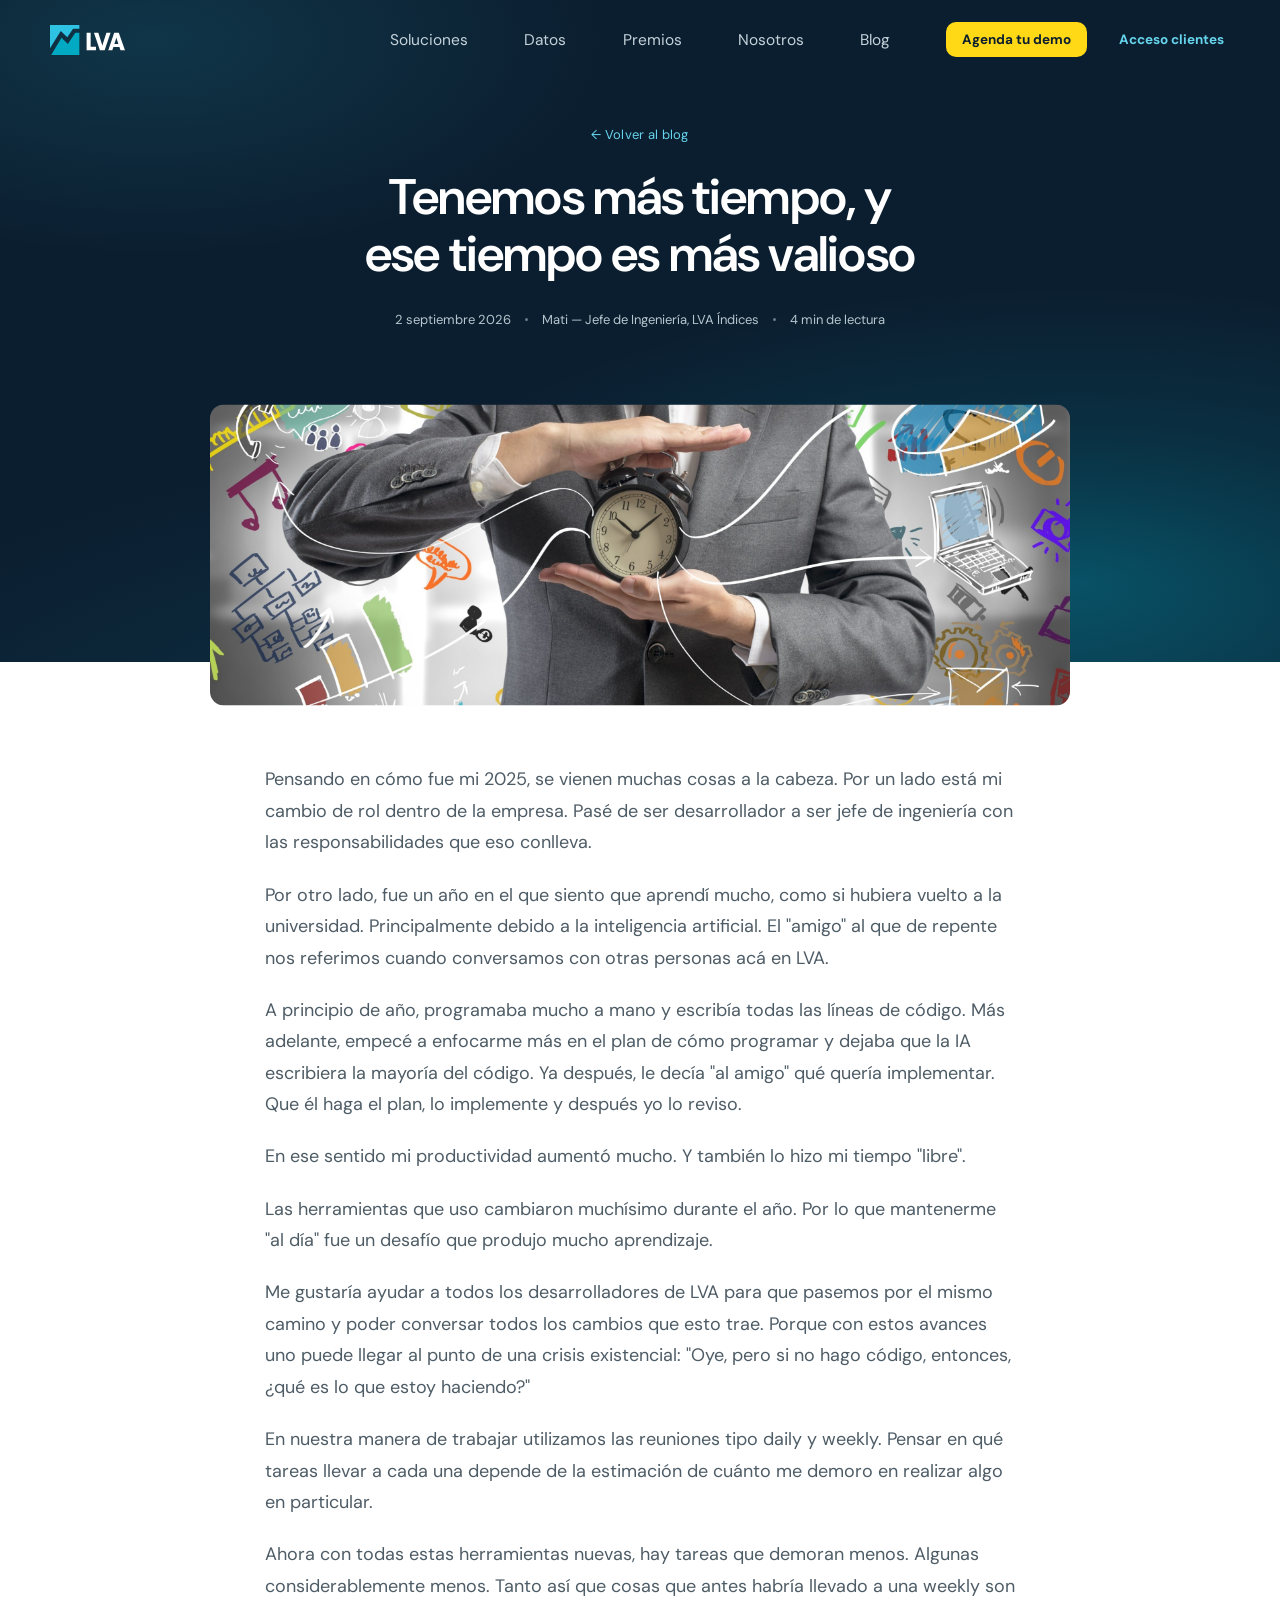
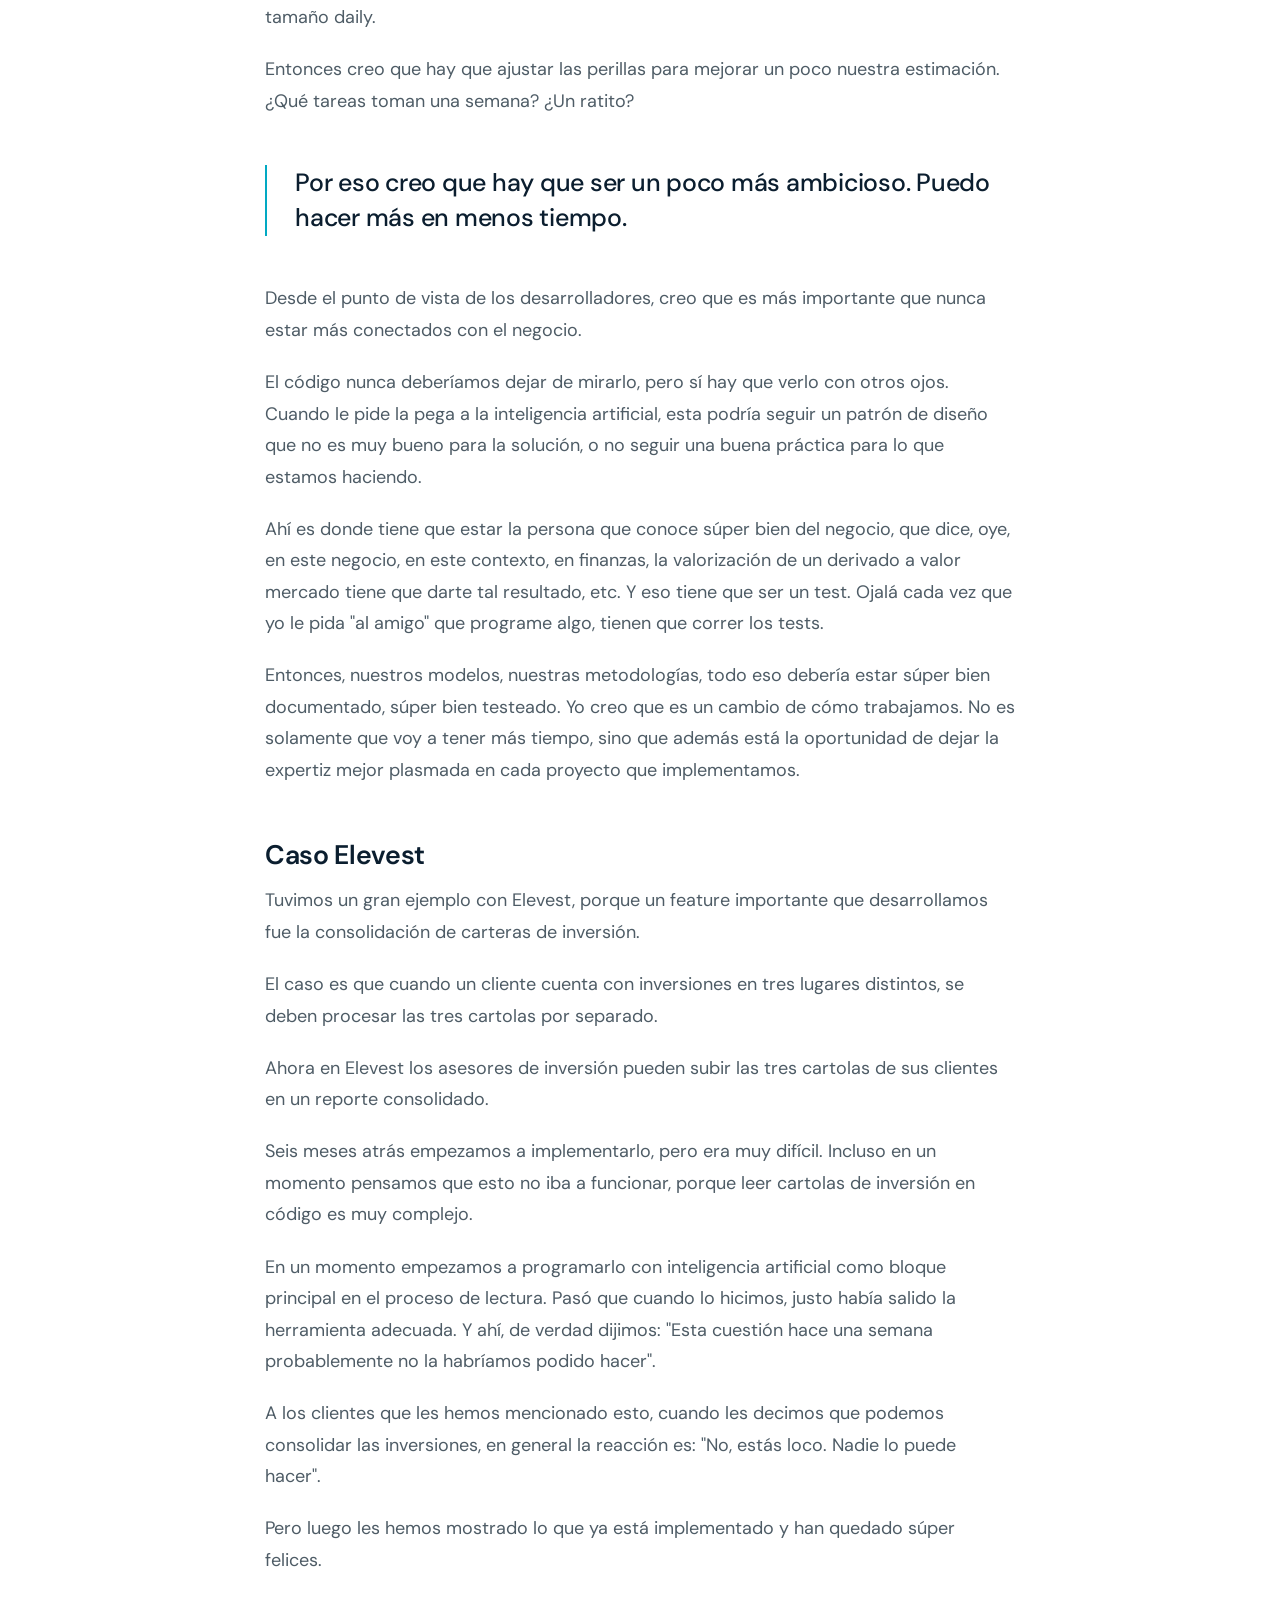
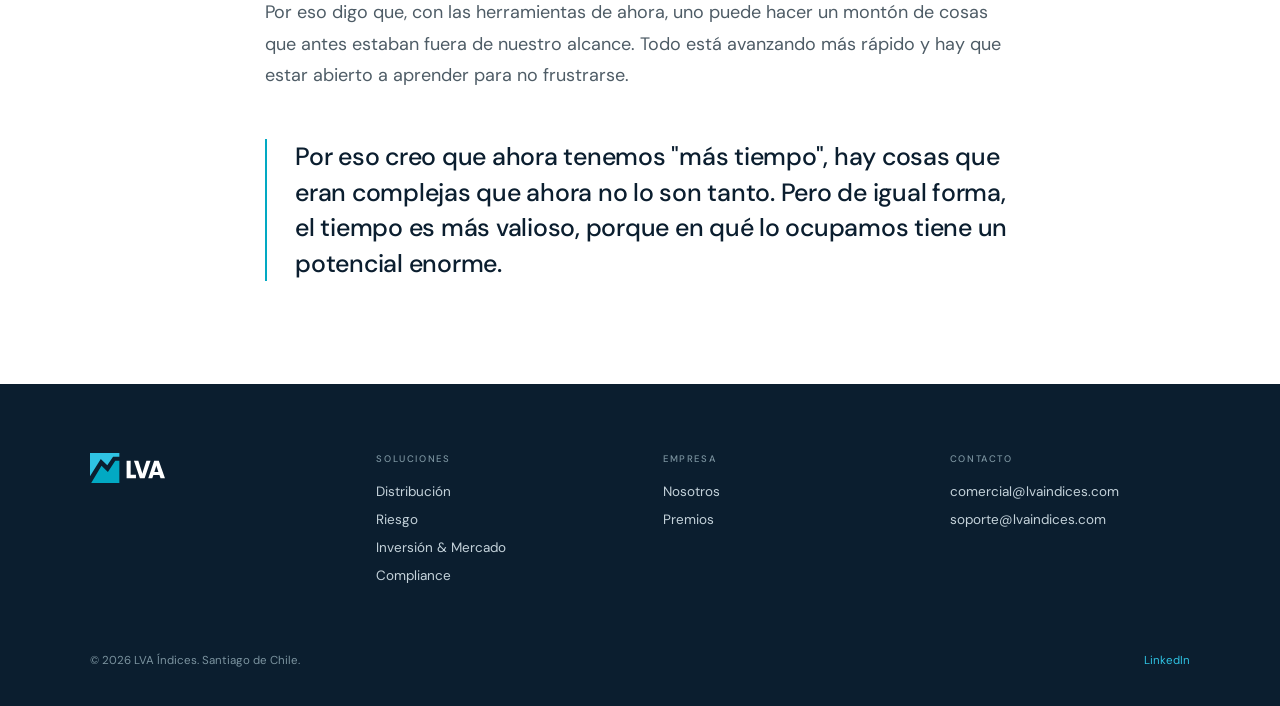
<file: blog/tenemos-mas-tiempo-y-ese-tiempo-es-mas-valioso.html>
<!DOCTYPE html>
<html lang="es">
<head>
<meta charset="UTF-8">
<meta name="viewport" content="width=device-width, initial-scale=1">

<title>Tenemos más tiempo, y ese tiempo es más valioso - Blog - LVA Índices</title>
<link rel="icon" type="image/svg+xml" href="../assets/iso_lva.svg">
<link rel="preconnect" href="https://fonts.googleapis.com">
<link rel="preconnect" href="https://fonts.gstatic.com" crossorigin="">
<link rel="stylesheet" href="https://fonts.googleapis.com/css2?family=DM+Sans:wght@400;500;600;700&amp;display=swap">
<link rel="stylesheet" href="../assets/brand/tokens.css">
<link rel="stylesheet" href="../styles.css">

<meta name="description" content="Mati, jefe de ingeniería, cuenta cómo la IA cambió su forma de programar en LVA: más productividad, estimaciones que recalibrar y el caso Elevest."></head>
<body>

<div class="top">
    <nav class="nav" aria-label="Principal">
        <a aria-label="LVA Índices — inicio" class="nav__brand" href="../index.html">
            <img class="nav__logo" src="../assets/brand/logos/lva-logo-color-on-dark.svg" alt="LVA Índices">
        </a>

        <button type="button" class="nav__toggle" id="nav-toggle" aria-label="Abrir menú" aria-expanded="false" aria-controls="nav-collapse">
            <span></span><span></span><span></span>
        </button>

        <!-- En escritorio es display:contents, así que logo, enlaces y acciones
             siguen siendo hermanos del mismo flex. Bajo 1024px se convierte en
             el panel desplegable. No se duplica ni un enlace. -->
        <div class="nav__collapse" id="nav-collapse">
            <ul class="nav__links">
                <li><a href="../index.html#soluciones">Soluciones</a></li>
                <li><a href="../index.html#datos">Datos</a></li>
                <li><a href="../index.html#premios">Premios</a></li>
                <li><a href="../index.html#nosotros">Nosotros</a></li>
                <li><a href="../blog.html">Blog</a></li>
            </ul>
            <div class="nav__actions">
                <a class="btn-demo" href="../demo.html">Agenda tu demo</a>
                <a class="nav__access" href="../acceso.html">Acceso clientes</a>
            </div>
        </div>
    </nav>

    <section class="post__hero">
        <a class="post__vuelta" href="../blog.html">← Volver al blog</a>
        <h1 class="post__titulo">Tenemos más tiempo, y ese tiempo es más valioso</h1>
        <div class="post__meta">
            <i>2 septiembre 2026</i>
            <span></span>
            <i>Mati — Jefe de Ingeniería, LVA Índices</i>
            <span></span>
            <i>4 min de lectura</i>
        </div>
    </section>

    <div class="post__media"><img src="images/tenemos-mas-tiempo-y-ese-tiempo-es-mas-valioso.jpg" alt="Tenemos más tiempo, y ese tiempo es más valioso">
        
        
    </div>
</div>

<section class="post__cuerpo">
    <div class="post__texto">
        <p>Pensando en cómo fue mi 2025, se vienen muchas cosas a la cabeza. Por un lado está mi cambio de rol dentro de la empresa. Pasé de ser desarrollador a ser jefe de ingeniería con las responsabilidades que eso conlleva.</p><p>Por otro lado, fue un año en el que siento que aprendí mucho, como si hubiera vuelto a la universidad. Principalmente debido a la inteligencia artificial. El "amigo" al que de repente nos referimos cuando conversamos con otras personas acá en LVA.</p><p>A principio de año, programaba mucho a mano y escribía todas las líneas de código. Más adelante, empecé a enfocarme más en el plan de cómo programar y dejaba que la IA escribiera la mayoría del código. Ya después, le decía "al amigo" qué quería implementar. Que él haga el plan, lo implemente y después yo lo reviso.</p><p>En ese sentido mi productividad aumentó mucho. Y también lo hizo mi tiempo "libre".</p><p>Las herramientas que uso cambiaron muchísimo durante el año. Por lo que mantenerme "al día" fue un desafío que produjo mucho aprendizaje.</p><p>Me gustaría ayudar a todos los desarrolladores de LVA para que pasemos por el mismo camino y poder conversar todos los cambios que esto trae. Porque con estos avances uno puede llegar al punto de una crisis existencial: "Oye, pero si no hago código, entonces, ¿qué es lo que estoy haciendo?"</p><p>En nuestra manera de trabajar utilizamos las reuniones tipo daily y weekly. Pensar en qué tareas llevar a cada una depende de la estimación de cuánto me demoro en realizar algo en particular.</p><p>Ahora con todas estas herramientas nuevas, hay tareas que demoran menos. Algunas considerablemente menos. Tanto así que cosas que antes habría llevado a una weekly son tamaño daily.</p><p>Entonces creo que hay que ajustar las perillas para mejorar un poco nuestra estimación. ¿Qué tareas toman una semana? ¿Un ratito?</p><blockquote>Por eso creo que hay que ser un poco más ambicioso. Puedo hacer más en menos tiempo.</blockquote><p>Desde el punto de vista de los desarrolladores, creo que es más importante que nunca estar más conectados con el negocio.</p><p>El código nunca deberíamos dejar de mirarlo, pero sí hay que verlo con otros ojos. Cuando le pide la pega a la inteligencia artificial, esta podría seguir un patrón de diseño que no es muy bueno para la solución, o no seguir una buena práctica para lo que estamos haciendo.</p><p>Ahí es donde tiene que estar la persona que conoce súper bien del negocio, que dice, oye, en este negocio, en este contexto, en finanzas, la valorización de un derivado a valor mercado tiene que darte tal resultado, etc. Y eso tiene que ser un test. Ojalá cada vez que yo le pida "al amigo" que programe algo, tienen que correr los tests.</p><p>Entonces, nuestros modelos, nuestras metodologías, todo eso debería estar súper bien documentado, súper bien testeado. Yo creo que es un cambio de cómo trabajamos. No es solamente que voy a tener más tiempo, sino que además está la oportunidad de dejar la expertiz mejor plasmada en cada proyecto que implementamos.</p><h2>Caso Elevest</h2><p>Tuvimos un gran ejemplo con Elevest, porque un feature importante que desarrollamos fue la consolidación de carteras de inversión.</p><p>El caso es que cuando un cliente cuenta con inversiones en tres lugares distintos, se deben procesar las tres cartolas por separado.</p><p>Ahora en Elevest los asesores de inversión pueden subir las tres cartolas de sus clientes en un reporte consolidado.</p><p>Seis meses atrás empezamos a implementarlo, pero era muy difícil. Incluso en un momento pensamos que esto no iba a funcionar, porque leer cartolas de inversión en código es muy complejo.</p><p>En un momento empezamos a programarlo con inteligencia artificial como bloque principal en el proceso de lectura. Pasó que cuando lo hicimos, justo había salido la herramienta adecuada. Y ahí, de verdad dijimos: "Esta cuestión hace una semana probablemente no la habríamos podido hacer".</p><p>A los clientes que les hemos mencionado esto, cuando les decimos que podemos consolidar las inversiones, en general la reacción es: "No, estás loco. Nadie lo puede hacer".</p><p>Pero luego les hemos mostrado lo que ya está implementado y han quedado súper felices.</p><p>Por eso digo que, con las herramientas de ahora, uno puede hacer un montón de cosas que antes estaban fuera de nuestro alcance. Todo está avanzando más rápido y hay que estar abierto a aprender para no frustrarse.</p><blockquote>Por eso creo que ahora tenemos "más tiempo", hay cosas que eran complejas que ahora no lo son tanto. Pero de igual forma, el tiempo es más valioso, porque en qué lo ocupamos tiene un potencial enorme.</blockquote>
    </div>
</section>

<footer class="footer">
    <div class="wrap">
        <div class="footer__grid">
            <img class="footer__logo" src="../assets/brand/logos/lva-logo-color-on-dark.svg" alt="LVA Índices">
            <div>
                <div class="footer__h">SOLUCIONES</div>
                <div class="footer__items">
                    <a href="../index.html#soluciones">Distribución</a>
                    <a href="../index.html#soluciones">Riesgo</a>
                    <a href="../index.html#soluciones">Inversión &amp; Mercado</a>
                    <a href="../index.html#soluciones">Compliance</a>
                </div>
            </div>
            <div>
                <div class="footer__h">EMPRESA</div>
                <div class="footer__items">
                    <a href="../index.html#nosotros">Nosotros</a>
                    <a href="../index.html#premios">Premios</a>
                </div>
            </div>
            <div>
                <div class="footer__h">CONTACTO</div>
                <div class="footer__items">
                    <a href="mailto:comercial@lvaindices.com">comercial@lvaindices.com</a>
                    <a href="mailto:soporte@lvaindices.com">soporte@lvaindices.com</a>
                </div>
            </div>
        </div>
        <div class="footer__bottom">
            <span>© 2026 LVA Índices. Santiago de Chile.</span>
            <a href="https://www.linkedin.com/company/lva-indices" target="_blank" rel="noopener">LinkedIn</a>
        </div>
    </div>
</footer>

<script src="../assets/brand/field.js"></script>
</body>
</html>
</file>
<file: assets/brand/tokens.css>
/* ==========================================================================
   LVA Índices — Design tokens de marca (colors & type)
   Fuente: proyecto Claude Design "LVA Índices" → colors_and_type.css + design.md
   Este archivo es la fuente de verdad de color y tipografía del sitio.

   Se aparta del manual en tres puntos, todos aprobados el 2026-07-31 y
   documentados en DESIGN_LOG.md:
     1. Navy corporativo como extensión de paleta (el manual no tiene navy).
     2. Manrope en titulares, en vez de Open Sans Condensed.
     3. Texto navy —no blanco— sobre relleno teal, por contraste WCAG.
   NO agregar colores ni familias nuevas sin pasar por el mismo camino.
   ========================================================================== */

:root {
  /* ---------------------------------------------------------------------
     Colores de marca — extraídos de los SVG del logo LVA
     --------------------------------------------------------------------- */
  --lva-teal-700:   #017A8C;   /* hover / pressed del teal primario */
  --lva-teal-600:   #02A9C3;   /* PRIMARIO — flecha del logo / acento */
  --lva-teal-500:   #2FC3E3;   /* SECUNDARIO — caja del logo */
  --lva-teal-400:   #66D4EC;   /* acentos claros, rellenos de gráfico */
  --lva-teal-200:   #B8EAF4;   /* rellenos sutiles, hover */
  --lva-teal-100:   #E5F7FB;   /* lavados de página / sección */

  /* -------------------------------------------------------------------------
     EXTENSIÓN DE PALETA (aprobada 2026-07-31, no viene del manual)
     Navy corporativo. Matiz ~205°, el mismo rango que el teal, para que
     #02A9C3 se vea encendido encima en vez de ensuciarse (el navy anterior
     del sitio, #0A1628, tiraba al azul-violeta y apagaba el cian).
     ------------------------------------------------------------------------- */
  --lva-navy-950:   #081726;   /* bandas profundas, footer */
  --lva-navy-900:   #0A1C2E;   /* superficie principal del sitio */
  --lva-navy-800:   #0F2637;   /* tarjetas y superficies elevadas */
  --lva-navy-700:   #17334A;   /* bordes fuertes sobre navy */

  /* Neutros — del logo en escala de grises */
  --lva-ink-900:    #1F1F21;   /* texto más profundo, títulos */
  --lva-ink-800:    #414042;   /* texto de cuerpo PRIMARIO — del logo */
  --lva-ink-600:    #6D6E71;   /* texto secundario / captions — del logo */
  --lva-ink-400:    #9C9D9F;   /* deshabilitado / terciario */
  --lva-ink-300:    #C9CACC;   /* bordes / divisores */
  --lva-ink-200:    #E4E5E7;   /* bordes de tarjeta, divisores sutiles */
  --lva-ink-100:    #F2F3F5;   /* fondo suave, filas zebra */
  --lva-ink-50:     #F8F9FA;   /* fondo de página */
  --lva-white:      #FFFFFF;

  /* Semánticos / mercado financiero */
  --lva-positive:   #19A974;
  --lva-negative:   #D0342C;
  --lva-warning:    #E8A317;
  --lva-info:       var(--lva-teal-600);

  /* Series de gráfico (usar en orden) */
  --lva-chart-1:    #02A9C3;
  --lva-chart-2:    #0B5E73;
  --lva-chart-3:    #19A974;
  --lva-chart-4:    #E8A317;
  --lva-chart-5:    #7A5AA0;
  --lva-chart-6:    #6D6E71;

  /* Tokens semánticos de superficie */
  --bg-page:        var(--lva-ink-50);
  --bg-surface:     var(--lva-white);
  --bg-subtle:      var(--lva-ink-100);
  --bg-brand:       var(--lva-teal-600);
  --bg-brand-soft:  var(--lva-teal-100);
  --bg-inverse:     var(--lva-ink-900);

  --fg-primary:     var(--lva-ink-800);
  --fg-secondary:   var(--lva-ink-600);
  --fg-tertiary:    var(--lva-ink-400);
  /* Texto sobre relleno teal. El manual pide blanco, pero blanco sobre
     #02A9C3 da 2,81:1 y no pasa WCAG AA. Navy profundo da 9,1:1 y mantiene
     el mismo look. Decisión aprobada 2026-07-31 — ver DESIGN_LOG.md. */
  --fg-on-brand:    #04222E;
  --fg-on-brand-alt:var(--lva-white);  /* solo sobre teal-700 (#017A8C), 5,04:1 */
  --fg-brand:       var(--lva-teal-600);
  --fg-brand-strong:var(--lva-teal-700);

  --border-subtle:  var(--lva-ink-200);
  --border-default: var(--lva-ink-300);
  --border-strong:  var(--lva-ink-600);
  --border-brand:   var(--lva-teal-600);

  /* ---------------------------------------------------------------------
     Tipografía — familias
     Manrope      → titulares display. Sustituye a Open Sans Condensed, que es
                    una cara utilitaria y no lee como marca tecnológica.
                    Decisión aprobada 2026-07-31 — ver DESIGN_LOG.md.
     Open Sans    → cuerpo, UI, formularios, botones (vínculo con la marca)
     Roboto Mono  → cifras financieras tabulares
     --------------------------------------------------------------------- */
  --font-display:      'Manrope', 'Helvetica Neue', Arial, sans-serif;
  --font-display-semi: 'Manrope', 'Helvetica Neue', Arial, sans-serif;
  --font-body:         'Open Sans', 'Helvetica Neue', Arial, sans-serif;
  --font-mono:         'Roboto Mono', 'SFMono-Regular', Menlo, monospace;

  /* Manrope no tiene eje de ancho: los tokens quedan en normal para que las
     reglas que ya usan font-stretch sigan siendo válidas sin tocarlas. */
  --width-display:      normal;
  --width-display-semi: normal;
  --width-body:         normal;

  /* Escala tipográfica */
  --fs-xs:   12px;   --lh-xs:  16px;
  --fs-sm:   14px;   --lh-sm:  20px;
  --fs-md:   16px;   --lh-md:  24px;
  --fs-lg:   18px;   --lh-lg:  28px;
  --fs-xl:   20px;   --lh-xl:  28px;
  --fs-2xl:  24px;   --lh-2xl: 32px;
  --fs-3xl:  30px;   --lh-3xl: 38px;
  --fs-4xl:  36px;   --lh-4xl: 44px;
  --fs-5xl:  48px;   --lh-5xl: 56px;
  --fs-6xl:  64px;   --lh-6xl: 72px;

  --fw-regular: 400;
  --fw-medium:  500;
  --fw-semibold:600;
  --fw-bold:    700;
  --fw-display: 800;

  /* Espaciado (grilla base 4px) / radios / sombras */
  --space-0: 0;    --space-1: 4px;  --space-2: 8px;  --space-3: 12px;
  --space-4: 16px; --space-5: 20px; --space-6: 24px; --space-8: 32px;
  --space-10: 40px; --space-12: 48px; --space-16: 64px; --space-20: 80px;

  --radius-xs: 2px;  --radius-sm: 4px;  --radius-md: 6px;
  --radius-lg: 10px; --radius-xl: 16px; --radius-pill: 999px;

  --shadow-xs: 0 1px 1px rgba(15, 23, 42, 0.04);
  --shadow-sm: 0 1px 2px rgba(15, 23, 42, 0.06), 0 1px 3px rgba(15, 23, 42, 0.04);
  --shadow-md: 0 4px 8px rgba(15, 23, 42, 0.06), 0 2px 4px rgba(15, 23, 42, 0.04);
  --shadow-lg: 0 12px 24px rgba(15, 23, 42, 0.10), 0 4px 8px rgba(15, 23, 42, 0.04);
  --shadow-xl: 0 24px 48px rgba(15, 23, 42, 0.14);
  --shadow-brand: 0 8px 24px rgba(2, 169, 195, 0.22);
  --shadow-inner: inset 0 1px 2px rgba(15, 23, 42, 0.06);

  --focus-ring: 0 0 0 3px rgba(2, 169, 195, 0.32);

  --ease-standard: cubic-bezier(0.2, 0, 0, 1);
  --ease-emphasized: cubic-bezier(0.2, 0, 0, 1.2);
  --dur-fast: 120ms;
  --dur-med: 200ms;
  --dur-slow: 320ms;
}

/* ==========================================================================
   Roles tipográficos semánticos
   ========================================================================== */

.lva-h1, h1.lva {
  font-family: var(--font-display);
  font-stretch: var(--width-display);
  font-weight: var(--fw-display);
  font-size: var(--fs-5xl);
  line-height: var(--lh-5xl);
  letter-spacing: -0.03em;   /* Manrope pide tracking negativo en display */
  color: var(--fg-primary);
  text-wrap: balance;
}

.lva-h2, h2.lva {
  font-family: var(--font-display);
  font-stretch: var(--width-display);
  font-weight: var(--fw-bold);
  font-size: var(--fs-4xl);
  line-height: var(--lh-4xl);
  letter-spacing: -0.025em;
  color: var(--fg-primary);
  text-wrap: balance;
}

.lva-h3, h3.lva {
  font-family: var(--font-display-semi);
  font-stretch: var(--width-display-semi);
  font-weight: var(--fw-semibold);
  font-size: var(--fs-2xl);
  line-height: var(--lh-2xl);
  color: var(--fg-primary);
}

.lva-h4, h4.lva {
  font-family: var(--font-display-semi);
  font-stretch: var(--width-display-semi);
  font-weight: var(--fw-semibold);
  font-size: var(--fs-xl);
  line-height: var(--lh-xl);
  color: var(--fg-primary);
}

.lva-eyebrow {
  font-family: var(--font-display-semi);
  font-stretch: var(--width-display-semi);
  font-weight: var(--fw-semibold);
  font-size: var(--fs-xs);
  line-height: var(--lh-xs);
  letter-spacing: 0.14em;
  text-transform: uppercase;
  color: var(--fg-brand-strong);
}

.lva-lede {
  font-family: var(--font-body);
  font-weight: var(--fw-regular);
  font-size: var(--fs-lg);
  line-height: var(--lh-lg);
  color: var(--fg-secondary);
  text-wrap: pretty;
}

.lva-body, p.lva {
  font-family: var(--font-body);
  font-weight: var(--fw-regular);
  font-size: var(--fs-md);
  line-height: var(--lh-md);
  color: var(--fg-primary);
  text-wrap: pretty;
}

.lva-small {
  font-family: var(--font-body);
  font-size: var(--fs-sm);
  line-height: var(--lh-sm);
  color: var(--fg-secondary);
}

.lva-caption {
  font-family: var(--font-body);
  font-size: var(--fs-xs);
  line-height: var(--lh-xs);
  color: var(--fg-tertiary);
  letter-spacing: 0.02em;
}

.lva-mono, code.lva, .lva-tabular {
  font-family: var(--font-mono);
  font-feature-settings: 'tnum' 1, 'zero' 1;
  font-size: var(--fs-sm);
  color: var(--fg-primary);
}

.tabular-nums {
  font-variant-numeric: tabular-nums;
  font-feature-settings: 'tnum' 1;
}
</file>
<file: styles.css>
/* ===========================================================================
   LVA Índices — Sitio corporativo
   Implementación de "LVA Sitio V5 - Generativa.dc.html" (Claude Design).
   Los valores vienen del prototipo; los estilos en línea de allá se traducen
   aquí a clases, conservando las mismas medidas y colores, salvo los ajustes
   que quedan anotados en DESIGN_LOG.md. Entre ellos, el texto de párrafo se
   subió respecto del prototipo (iba en 12,5–13,5px, apretado para lectura).
   =========================================================================== */

:root {
  /* Superficies de la V5 */
  --v5-navy:        #0B1E2F;   /* fondo principal oscuro */
  --v5-nav-h:       79px;      /* alto de la barra fija; compensa el hueco de .top */
  --v5-navy-mid:    #173A50;   /* premios y tarjeta de CTA */
  --v5-paper:       #FFFFFF;
  --v5-paper-edge:  #E9F1F4;   /* pie del bloque Soluciones */
  --v5-mist-top:    #DCEAEE;   /* bloque Datos */
  --v5-mist-bottom: #DED9D2;

  /* Marca */
  --v5-teal:        #02A9C3;
  --v5-teal-light:  #2FC3E3;
  --v5-teal-soft:   #5FC5DD;
  /* Turquesa de los mini-títulos, un tono por fondo. En cada caso es el más
     vivo que pasa AA sobre ese fondo; el #067C90 del prototipo se queda corto
     en los dos degradados claros (4,27 y 3,48).
       paper  · Soluciones, blanco → #E9F1F4 ...... 5,92 / 5,17
       mist   · Datos, #DCEAEE → #DED9D2 .......... 5,61 / 4,92
       navy   · Premios #173A50 y Nosotros #0B1E2F  5,71 / 8,09          */
  /* El fondo de Soluciones es un degradado que termina en #E9F1F4, así que el
     contraste hay que medirlo contra ESE extremo y no contra el blanco. Ahí el
     primario de marca #02A9C3 da 2,46 y ni siquiera #068196 llega: 4,00.
     #04758A da 4,69 y es lo más encendido que pasa AA para texto. */
  --v5-teal-deep:   #04758A;   /* texto sobre papel */
  /* Solo para elementos gráficos, donde el mínimo es 3,0: 3,10 contra el mismo
     extremo del degradado. Permite un turquesa bastante más vivo. */
  --v5-teal-bar:    #0295AE;
  --v5-teal-mist:   #056373;   /* sobre el degradado de Datos */
  --v5-teal-navy:   #2FC3E3;   /* sobre navy */

  /* Amarillo del diseño, solo para el botón de demo: es la única acción
     comercial del sitio y en turquesa competía con el resto de acentos.
     Texto navy encima da 12,16 de contraste; blanco daría 1,39. */
  --v5-yellow:      #FFD816;
  --v5-yellow-hover:#F0C400;

  /* Texto sobre oscuro */
  --v5-on-dark:        #FFFFFF;
  --v5-on-dark-body:   #C2D0D8;
  --v5-on-dark-nav:    #C4D2DA;
  --v5-on-dark-soft:   #DCE7EC;
  --v5-on-dark-muted:  #B7C6CE;
  --v5-on-dark-dim:    #9FB2BC;
  --v5-on-dark-faint:  #7B939F;

  /* Texto sobre claro */
  --v5-on-light:       #0B1E2F;
  --v5-on-light-body:  #5C6B75;
  --v5-on-light-alt:   #4E5C66;
  --v5-on-light-tag:   #6E7C85;

  --v5-rule-light:  #D3DFE4;
  --v5-rule-dark:   rgba(244, 239, 230, 0.12);

  /* Ritmo horizontal del prototipo. Se usa SOLO en el header: el logo y el
     menú mantienen su margen original. */
  --v5-pad-x:       clamp(20px, 3.9vw, 56px);

  /* El resto del sitio respira más a los lados, así el contenido queda algo
     más angosto y centrado. Pedido explícito; el header no lo hereda. */
  --v5-pad-content: clamp(24px, 7vw, 112px);

  /* Ancho máximo del contenido. El prototipo va a sangre completa; se topa
     acá por indicación de diseño, para que en pantallas anchas las columnas
     no se estiren sin control. Los fondos siguen a sangre: solo se centra
     el contenido. */
  --v5-max:         1440px;

  /* Alto del mini-título más el margen que lo separa del titular. Con esto la
     columna derecha de Datos y Nosotros arranca a la altura del titular y no
     del mini-título. Calculado, no a ojo: si cambia el margen del h2, sigue
     cuadrando. */
  --v5-head-offset: calc(13.2px + clamp(22px, 2.4vw, 32px));

  /* Columna del logo en Premios. Se tokeniza porque Nosotros la usa para
     alinear sus pilares con el texto de los premios de arriba. */
  --v5-award-logo:  150px;
  --v5-award-gap:   clamp(22px, 2.2vw, 32px);

  /* Canal entre columnas de las secciones a dos columnas: Datos, Premios y
     Nosotros. Compartido a propósito para que el eje vertical de las tres
     coincida. Se ensanchó respecto del prototipo (era 56px en Nosotros). */
  --v5-gap-cols:    clamp(40px, 6vw, 88px);

  /* Halo que despega el texto del motivo animado en el bloque Datos */
  --v5-halo: 0 0 2px #DCE7E9, 0 0 2px #DCE7E9, 0 0 4px #DCE7E9, 0 0 4px #DCE7E9,
             0 0 7px #DCE7E9, 0 0 10px #DCE7E9, 0 0 15px #DCE7E9, 0 0 22px #DCE7E9;
}

*, *::before, *::after { box-sizing: border-box; }

body {
  margin: 0;
  background: var(--v5-navy);
  color: var(--v5-on-dark-body);
  font-family: 'Google Sans', 'Google Sans Text', 'DM Sans', system-ui, sans-serif;
  -webkit-font-smoothing: antialiased;
  -moz-osx-font-smoothing: grayscale;
}

a { color: var(--v5-teal-light); text-decoration: none; transition: color 0.18s ease; }
a:hover { color: var(--v5-teal-light); }

/* Los enlaces que ya son turquesa en reposo viran al claro, no a sí mismos. */
.nav__access:hover,
.footer__bottom a:hover { color: #F4EFE6; }

img { max-width: 100%; }

h1, h2, h3, h4, p { margin: 0; }

.wrap { max-width: var(--v5-max); margin: 0 auto; }

/* Foco visible: el prototipo no lo define, pero el manual de marca lo exige */
a:focus-visible,
button:focus-visible,
[tabindex]:focus-visible {
  outline: 2px solid var(--v5-teal-light);
  outline-offset: 3px;
  border-radius: 4px;
}

.visually-hidden {
  position: absolute; width: 1px; height: 1px;
  margin: -1px; padding: 0; overflow: hidden;
  clip: rect(0 0 0 0); white-space: nowrap; border: 0;
}

/* ---------------------------------------------------------------------------
   Bloque superior: nav + hero + KPIs comparten el mismo lavado radial
   --------------------------------------------------------------------------- */
.top {
  position: relative;
  padding-top: var(--v5-nav-h);   /* la barra es fija: aquí se repone su alto */
  background-color: var(--v5-navy);
  background-image:
    radial-gradient(78% 62% at 84% 88%, rgba(2, 169, 195, 0.34) 0%, rgba(2, 169, 195, 0.12) 38%, rgba(11, 30, 47, 0) 72%),
    radial-gradient(52% 48% at 12% 6%, rgba(47, 195, 227, 0.14) 0%, rgba(11, 30, 47, 0) 68%),
    radial-gradient(120% 90% at 50% 120%, rgba(16, 74, 98, 0.55) 0%, rgba(11, 30, 47, 0) 60%);
  background-size: 100% 100%;
  background-repeat: no-repeat;
  box-shadow: 0 1px 0 0 #FFFFFF;
}

/* --- Navegación --- */
/* Grilla 1fr | auto | 1fr en vez de flex con space-between: así los enlaces
   quedan centrados en el eje de la página —el mismo del titular del hero— y
   no entre el logo y los botones, que tienen anchos distintos y los corrían. */
.nav {
  /* Fija, no sticky: .nav vive dentro de .top, y un sticky se despegaría al
     terminar el hero. Fija se mantiene en todo el scroll, que es lo que hace
     falta para que el botón de demo y el menú estén siempre a mano. */
  position: fixed;
  top: 0;
  left: 0;
  right: 0;
  z-index: 200;
  padding: 0 var(--v5-pad-x);
  min-height: var(--v5-nav-h);
  transition: background-color .22s ease, box-shadow .22s ease;
  display: grid;
  grid-template-columns: 1fr auto 1fr;
  align-items: center;
  gap: clamp(16px, 2vw, 40px);
}

.nav__brand { justify-self: start; display: block; }

.nav__logo { height: 30px; width: auto; display: block; flex: 0 0 auto; }

.nav__links {
  justify-self: center;
  display: flex;
  flex-wrap: wrap;
  justify-content: center;
  gap: clamp(20px, 4.4vw, 72px);
  font-size: 15.5px;
  margin: 0;
  padding: 0;
  list-style: none;
}

.nav__links a { color: var(--v5-on-dark-nav); }
.nav__links a:hover { color: var(--v5-teal-light); }

.nav__actions {
  justify-self: end;
  display: flex;
  align-items: center;
  gap: 26px;
  padding: 12px 0;
}

/* display:contents — en escritorio el envoltorio desaparece del layout y
   enlaces y acciones siguen siendo hermanos directos del flex del nav. */
.nav__collapse { display: contents; }

/* Sobre el hero la barra va transparente; en cuanto se baja, se apoya en el
   navy para que los enlaces sigan legibles sobre las secciones claras. */
.nav.is-fija {
  background-color: rgba(11, 30, 47, 0.94);
  box-shadow: 0 1px 0 rgba(255, 255, 255, 0.10), 0 10px 30px rgba(0, 0, 0, 0.28);
}
@supports (backdrop-filter: blur(8px)) {
  .nav.is-fija { background-color: rgba(11, 30, 47, 0.80); backdrop-filter: blur(10px); }
}

/* Los destinos del menú se apoyan justo bajo la barra. Sin aire extra: ese
   hueco dejaba ver una franja de la sección anterior asomando bajo la barra. */
:target,
#soluciones, #datos, #premios, #nosotros, #recuperar {
  scroll-margin-top: var(--v5-nav-h);
}

.nav__toggle {
  display: none;
  flex: 0 0 auto;
  flex-direction: column;
  justify-content: center;
  gap: 5px;
  width: 44px;
  height: 44px;
  padding: 0;
  background: none;
  border: 0;
  cursor: pointer;
}

.nav__toggle span {
  display: block;
  width: 22px;
  height: 2px;
  margin: 0 auto;
  background: #FFFFFF;
  border-radius: 1px;
  transition: transform var(--dur-med, 200ms) ease, opacity var(--dur-med, 200ms) ease;
}

.nav__toggle[aria-expanded="true"] span:nth-child(1) { transform: translateY(7px) rotate(45deg); }
.nav__toggle[aria-expanded="true"] span:nth-child(2) { opacity: 0; }
.nav__toggle[aria-expanded="true"] span:nth-child(3) { transform: translateY(-7px) rotate(-45deg); }

.btn-demo {
  font-size: 13.5px;
  font-weight: 700;
  /* Navy sobre el amarillo: 12,16 de contraste. Blanco daría 1,39. */
  color: var(--v5-navy);
  background: var(--v5-yellow);
  padding: 9px 16px;
  border-radius: 10px;
  border: 0;
  font-family: inherit;
  cursor: pointer;
}
.btn-demo:hover { color: var(--v5-navy); background: var(--v5-yellow-hover); text-decoration: none; }

.nav__access {
  font-size: 13.5px;
  font-weight: 700;
  /* teal-400 de marca y no el teal-light: sobre el lavado turquesa del bloque
     superior, #2FC3E3 baja a 4,45 y no llega al 4,5 de AA. Este da 5,44. */
  color: #66D4EC;
  padding: 9px 6px;
}

/* --- Hero --- */
.hero {
  position: relative;
  min-height: clamp(430px, 40.5vw, 584px);
  padding: clamp(96px, 10vw, 148px) var(--v5-pad-content) clamp(40px, 4vw, 56px);
  overflow: hidden;
}

.hero__canvas {
  position: absolute;
  left: 0; top: 0;
  width: 100%; height: 100%;
  display: block;
  pointer-events: none;
}

.hero__inner { position: relative; text-align: center; }

.hero h1 {
  margin: 0 auto;
  max-width: 1040px;
  /* Un punto por debajo del prototipo (era clamp(30,3.7vw,54)) */
  font-size: clamp(28px, 3.4vw, 49px);
  font-weight: 600;
  line-height: 1.22;
  letter-spacing: -0.014em;
  color: var(--v5-on-dark);
  text-wrap: balance;
}

.hero__lead {
  margin: clamp(26px, 3.2vw, 46px) auto 0;
  max-width: 740px;
  font-size: clamp(14.5px, 1.32vw, 19px);
  line-height: 1.72;
  color: var(--v5-on-dark-body);
  text-wrap: balance;
}

/* --- KPIs --- */
.kpis {
  position: relative;
  padding: clamp(30px, 3.6vw, 48px) var(--v5-pad-content) clamp(38px, 4.6vw, 60px);
}

.kpis__grid {
  display: grid;
  grid-template-columns: repeat(auto-fit, minmax(180px, 1fr));
  gap: clamp(24px, 3vw, 40px);
}

.kpi { text-align: center; }

.kpi__n {
  font-size: clamp(22px, 2.1vw, 30px);
  font-weight: 600;
  letter-spacing: -0.012em;
  color: var(--v5-teal-light);
  font-variant-numeric: tabular-nums;
}

.kpi__l { margin-top: 12px; font-size: 13.5px; line-height: 1.5; color: var(--v5-on-dark-soft); }

/* ---------------------------------------------------------------------------
   Soluciones
   --------------------------------------------------------------------------- */
.solutions {
  background: linear-gradient(#FFFFFF 0%, #FFFFFF 62%, var(--v5-paper-edge) 100%);
  padding: clamp(64px, 7.2vw, 100px) var(--v5-pad-content) clamp(96px, 10.4vw, 144px);
  /* Ocupa el alto útil bajo la barra fija y centra su contenido, para que el
     aire sobrante se reparta igual arriba y abajo. Si el contenido crece por
     encima de ese mínimo, la sección crece con él y no se recorta nada.
     Solo aquí: en Premios este mismo tratamiento quedaba mal. */
  min-height: calc(100dvh - var(--v5-nav-h));
  display: flex;
  flex-direction: column;
  justify-content: center;
}

.eyebrow {
  font-size: 11px;
  line-height: 1.2;          /* 13.2px — lo usa --v5-head-offset */
  font-weight: 500;
  letter-spacing: 0.2em;
  color: var(--v5-teal-deep);
}

.eyebrow--center { text-align: center; }

.solutions h2 {
  margin: clamp(24px, 2.6vw, 34px) auto 0;
  max-width: 940px;
  text-align: center;
  text-wrap: nowrap;
  font-size: clamp(24px, 2.5vw, 36px);
  font-weight: 600;
  line-height: 1.28;
  letter-spacing: -0.014em;
  color: var(--v5-on-light);
}

/* ---------------------------------------------------------------------------
   Menú de áreas (pestañas)
   ---------------------------------------------------------------------------
   Sustituye a las cuatro columnas con "Leer más". Allí el detalle de cada área
   quedaba escondido tras un clic; aquí el área elegida se muestra entera.

   La tira va sobre una línea que cruza todo el ancho y la pestaña activa la
   pisa con su subrayado. Sin esa línea las pestañas flotan sueltas entre el
   titular y el contenido, que era el riesgo del diseño. */
.tabs {
  margin-top: clamp(30px, 3.4vw, 44px);
  border-bottom: 1px solid var(--v5-rule-light);
}

.tabs__strip {
  display: flex;
  justify-content: center;
  gap: clamp(12px, 2.4vw, 38px);
  /* En móvil no caben las cuatro: la tira se desliza en horizontal. */
  overflow-x: auto;
  scrollbar-width: none;
}

.tabs__strip::-webkit-scrollbar { display: none; }

.tab {
  flex: 0 0 auto;
  margin-bottom: -1px;                   /* el subrayado pisa la línea */
  padding: 0 2px 14px;
  border: 0;
  border-bottom: 2px solid transparent;
  background: none;
  cursor: pointer;
  font-family: inherit;
  font-size: 12px;
  font-weight: 500;
  letter-spacing: 0.14em;
  text-transform: uppercase;
  color: var(--v5-on-light-body);
  white-space: nowrap;
  transition: color 0.18s ease, border-color 0.18s ease;
}

.tab:hover { color: var(--v5-teal-deep); }

.tab[aria-selected="true"] {
  color: var(--v5-teal-deep);
  border-bottom-color: var(--v5-teal-bar);
  /* 2px en vez de la línea fina: al ser gráfico admite el turquesa vivo y
     sostiene el peso de color que la sección necesitaba. */
  border-bottom-width: 2.5px;
}

/* Los paneles se apilan en la misma celda: el contenedor mide siempre lo que
   el más alto y la página no salta al cambiar de área. Los ocultos se esconden
   con visibility, no con display, para que sigan ocupando su sitio; visibility
   los saca igual del foco y del lector de pantalla.
   Solo de 901px hacia arriba: en móvil el panel es largo y se recorre
   scrolleando, así que reservar la altura mayor solo dejaría un hueco. */
/* Mismo valor que el margen de .panel__grid: el aire sobre el título y el
   que hay bajo la bajada quedan iguales. */
.panels { margin-top: clamp(38px, 4.4vw, 62px); }

.panel[hidden] { display: none; }

@media (min-width: 901px) {
  .panels { display: grid; }
  .panel { grid-area: 1 / 1; }
  .panel[hidden] { display: block; visibility: hidden; }
}

.panel__promise {
  /* Sin margen propio: era la separación con la etiqueta del panel, que ya no
     existe. Sumaba 14px al aire de .panels y descuadraba la simetría. */
  margin-top: 0;
  font-size: clamp(21px, 2vw, 27px);
  font-weight: 600;
  line-height: 1.28;
  letter-spacing: -0.012em;
  color: var(--v5-on-light);
}

/* Corte de línea a propósito, solo donde hay ancho para sostenerlo. Apilado
   dejaría una línea suelta de dos palabras. */
.corte-ancho { display: none; }

@media (min-width: 901px) {
  .corte-ancho { display: inline; }
}

/* Única línea de texto del dominio: absorbe el papel que tenía la promesa.
   El max-width la mantiene en dos líneas; sin él se estiraría a una sola,
   larguísima, en pantallas anchas. */
.panel__intro {
  margin: 0;
  max-width: 46ch;
  font-size: clamp(19px, 1.9vw, 26px);
  font-weight: 500;
  line-height: 1.45;
  letter-spacing: -0.012em;
  color: var(--v5-on-light);
}

.panel__grid {
  margin-top: clamp(38px, 4.4vw, 62px);
  display: grid;
  grid-template-columns: repeat(4, 1fr);
  /* El gap se guarda en una variable porque la línea separadora se coloca en
     su punto medio. */
  --sep: clamp(24px, 3.1vw, 44px);
  gap: var(--sep);
  align-items: start;
}

/* Cinco tarjetas en cinco columnas: con cuatro, la quinta rompía a una segunda
   fila ella sola. El :where() deja la especificidad en 0,1,0 para que los
   cortes de móvil puedan reescribirlo. */
/* Separador vertical entre tarjetas. Va en un pseudo-elemento colocado en el
   centro del hueco, no como borde de la tarjeta: así no le come ancho al texto
   y la línea queda equidistante de las dos columnas que separa. */
.product { position: relative; }

.product + .product::before {
  content: "";
  position: absolute;
  top: 0;
  bottom: 0;
  left: calc(var(--sep) / -2);
  width: 1px;
  /* Teñido de turquesa en vez del gris del sitio: son cuatro líneas largas y
     aportan color sin competir con el texto. */
  background: #C6DFE7;
}

@media (max-width: 900px) {
  /* Apiladas no hay nada que separar en horizontal. */
  .product + .product::before { display: none; }
}

.panel__grid:where(:has(> .product:nth-child(5))) {
  grid-template-columns: repeat(5, 1fr);
}

/* Las tres filas de la tarjeta -etiqueta, título y cuerpo- se alinean entre
   columnas con subgrid: si un título ocupa dos líneas, todos los párrafos
   arrancan igual y la fila deja de verse escalonada.
   Solo de 901px hacia arriba, que es donde las tarjetas van en una sola fila;
   más abajo se apilan y no hay nada con qué alinearse. */
@media (min-width: 901px) {
  /* El row-gap de la grilla se aplicaría DENTRO de cada tarjeta, separando
     etiqueta, título y párrafo los mismos 40px que hay entre columnas. A este
     ancho las tarjetas van en una sola fila, así que no hace falta ninguno.
     La separación interna la dan los márgenes de cada pieza. */
  .panel__grid { row-gap: 0; }

  .product {
    display: grid;
    grid-template-rows: subgrid;
    grid-row: span 3;
  }
}


/* Las tarjetas no llevan línea ni relleno superior: la única regla horizontal
   de la sección es la del menú de áreas. Cuatro más encima competían con ella. */
/* En turquesa y no en gris: eran 19 etiquetas apagadas y la sección se veía
   plana. Con el color de marca aparecen como acento repetido. */
.product__tag { font-size: 10px; font-weight: 500; letter-spacing: 0.15em; color: var(--v5-teal-deep); }
.product__title {
  /* 13px y no 7: el título comparte cuerpo e interlínea con el párrafo, así
     que sin aire propio los tres bloques se leían como uno solo. */
  margin-top: 13px;
  font-size: 15px;
  font-weight: 700;
  /* Misma interlínea que el párrafo: al mismo cuerpo, un 1.36 contra el 1.65
     del texto hacía que el título se leyera más pequeño de lo que es. La
     jerarquía la marca la negrita, no el tamaño. */
  line-height: 1.65;
  color: var(--v5-on-light);
  /* Reparte las dos líneas en vez de dejar una palabra suelta abajo. */
  text-wrap: balance;
}
.product__body { margin-top: 14px; font-size: 15px; line-height: 1.65; color: var(--v5-on-light-body); }

.reports { padding-top: 14px; border-top: 1px solid var(--v5-rule-light); }
/* Lista, no píldoras: no llevan a ninguna parte, así que no deben parecer
   controles. El índice numerado en teal las ordena, hace contable la batería
   y usa el mismo recurso de cifras tabulares que los KPIs. El contador va en
   CSS para que el HTML no cargue con números a mano. */
.reports__list {
  margin: 14px 0 0;
  padding: 0;
  list-style: none;
  counter-reset: reporte;
  border-top: 1px solid rgba(11, 30, 47, 0.07);
}

.reports__list li {
  counter-increment: reporte;
  position: relative;
  padding: 9px 0 9px 34px;
  font-size: 14.5px;
  line-height: 1.5;
  color: var(--v5-on-light-body);
  border-bottom: 1px solid rgba(11, 30, 47, 0.07);
}

.reports__list li::before {
  content: counter(reporte, decimal-leading-zero);
  position: absolute;
  left: 0;
  top: 10px;
  font-size: 10.5px;
  font-weight: 600;
  letter-spacing: 0.06em;
  line-height: 1.45;
  color: var(--v5-teal-deep);
  font-variant-numeric: tabular-nums;
}

/* ---------------------------------------------------------------------------
   Datos
   --------------------------------------------------------------------------- */
.data {
  position: relative;
  background: linear-gradient(var(--v5-mist-top), var(--v5-mist-bottom));
  padding: clamp(64px, 7vw, 96px) var(--v5-pad-content) clamp(76px, 8.4vw, 116px);
  overflow: hidden;
}

.data__canvas {
  position: absolute;
  left: 0; top: 0;
  width: 100%; height: 100%;
  display: block;
  pointer-events: none;
}

/* Misma grilla que Nosotros: dos columnas fijas y el mismo canal. Antes usaba
   auto-fit minmax(340px), que además colapsaba a una columna en otro punto. */
.data__grid {
  position: relative;
  display: grid;
  grid-template-columns: repeat(2, 1fr);
  gap: var(--v5-gap-cols);
  align-items: start;
}

/* Todo el texto del bloque lleva halo: el motivo animado pasa por detrás */
.data__grid .eyebrow,
.data h2,
.data__lead,
.fact__n,
.fact__l { text-shadow: var(--v5-halo); }

/* Turquesa como los demás mini-títulos. El prototipo lo traía gris. */
.data__grid .eyebrow { color: var(--v5-teal-mist); }

/* Sin max-width: llenan su columna, igual que Nosotros. Los topes del
   prototipo (480 y 452px) venían de un layout a sangre y sin cap de 1440,
   y aquí dejaban el texto corto respecto del borde de la columna. */
.data h2 {
  margin: clamp(22px, 2.4vw, 32px) 0 0;
  font-size: clamp(23px, 2.4vw, 34px);
  font-weight: 600;
  line-height: 1.32;
  letter-spacing: -0.014em;
  color: var(--v5-on-light);
}

.data__lead {
  margin: 22px 0 0;
  font-size: 15px;
  line-height: 1.78;
  color: var(--v5-on-light-alt);
  text-align: justify;
  text-align-last: left;
  text-justify: inter-word;
  hyphens: none;
}


.facts {
  margin-top: var(--v5-head-offset);
  display: grid;
  grid-template-columns: 1fr 1fr;
  gap: clamp(26px, 3vw, 40px) clamp(24px, 2.8vw, 36px);
}

.fact__n {
  font-size: clamp(21px, 2vw, 28px);
  font-weight: 600;
  letter-spacing: -0.014em;
  color: var(--v5-on-light);
  font-variant-numeric: tabular-nums;
}

.fact__l { margin-top: 8px; font-size: 13.5px; line-height: 1.5; color: var(--v5-on-light-alt); }

/* ---------------------------------------------------------------------------
   Premios
   --------------------------------------------------------------------------- */
.awards {
  background: var(--v5-navy-mid);
  padding: clamp(56px, 6.4vw, 88px) var(--v5-pad-content) clamp(60px, 6.8vw, 96px);
}

.awards .eyebrow { color: var(--v5-teal-navy); }

.awards h2 {
  margin: clamp(24px, 2.6vw, 34px) auto 0;
  max-width: 760px;
  text-align: center;
  font-size: clamp(24px, 2.6vw, 36px);
  font-weight: 600;
  line-height: 1.28;
  letter-spacing: -0.014em;
  color: var(--v5-on-dark);
}

.awards__lead {
  margin: 26px auto 0;
  max-width: 760px;
  text-align: center;
  font-size: 15px;
  line-height: 1.75;
  color: var(--v5-on-dark-muted);
}

/* Dos columnas fijas, no auto-fit: así el canal coincide con Nosotros */
.awards__grid {
  /* Más aire entre la bajada y los dos bloques que el clamp(46,5vw,68) del
     prototipo: a este ancho la bajada quedaba pegada a los premios. */
  margin: clamp(56px, 7vw, 104px) 0 0;
  display: grid;
  grid-template-columns: repeat(2, 1fr);
  gap: var(--v5-gap-cols);
}

/* Logo a la izquierda y texto a la derecha. Los dos logos tienen formas muy
   distintas (Salmón 1,55 · Prixtar 2,50), así que comparten una caja fija y se
   ajustan por contain: así quedan ópticamente parejos sin deformarse. */
.award {
  display: grid;
  grid-template-columns: var(--v5-award-logo) minmax(0, 1fr);
  column-gap: var(--v5-award-gap);
  align-items: stretch;
  text-align: left;
}

.award__logo {
  width: var(--v5-award-logo);
  height: 86px;
  align-self: start;
  display: flex;
  align-items: center;
  justify-content: flex-start;
}

.award__logo img {
  max-width: 100%;
  max-height: 100%;
  width: auto;
  height: auto;
  object-fit: contain;
  display: block;
}

/* Columna de texto a alto completo: así la fila de cifras queda abajo y
   alineada entre los dos premios, sin importar el largo del párrafo. */
.award__text {
  display: flex;
  flex-direction: column;
  height: 100%;
}

.award__claim {
  max-width: none;
  margin-bottom: 12px;
  font-size: 14px;
  font-weight: 600;
  line-height: 1.6;
  color: var(--v5-on-dark);
}

.award__body {
  max-width: none;
  margin-bottom: 20px;
  font-size: 14px;
  line-height: 1.72;
  color: var(--v5-on-dark-dim);
  text-align: justify;
  text-align-last: left;
  text-justify: inter-word;
  hyphens: none;
  -webkit-hyphens: none;
  orphans: 2;
  widows: 2;
  overflow-wrap: break-word;
}

.award__stats {
  width: 100%;
  margin-top: auto;
  padding-top: 18px;
  border-top: 1px solid var(--v5-rule-dark);
  display: flex;
  justify-content: flex-start;
  gap: clamp(28px, 3.2vw, 48px);
}

.award__stats .n { font-size: clamp(17px, 1.5vw, 21px); font-weight: 600; color: var(--v5-on-dark); font-variant-numeric: tabular-nums; }
.award__stats .l { margin-top: 6px; font-size: 12.5px; line-height: 1.4; color: var(--v5-on-dark-dim); }

.about { background: var(--v5-navy); padding: clamp(64px, 7.4vw, 104px) var(--v5-pad-content) clamp(64px, 6.8vw, 96px); }

.about__grid {
  display: grid;
  grid-template-columns: repeat(2, 1fr);
  gap: var(--v5-gap-cols);
  align-items: start;
}

/* Turquesa sobre navy, el mismo tono que Premios */
.about .eyebrow { color: var(--v5-teal-navy); }

.about h2 {
  /* Mismo respiro entre eyebrow y titular que en Datos */
  margin: clamp(22px, 2.4vw, 32px) 0 0;
  font-size: clamp(23px, 2.4vw, 33px);
  font-weight: 600;
  line-height: 1.32;
  letter-spacing: -0.014em;
  color: var(--v5-on-dark);
}

.about__story { margin-top: clamp(26px, 3vw, 40px); display: flex; flex-direction: column; gap: 18px; }

.about__story p {
  font-size: 15px;
  line-height: 1.8;
  color: var(--v5-on-dark-muted);
  text-align: justify;
  text-align-last: left;
  text-justify: inter-word;
  hyphens: none;
}

.about__story p + p { color: var(--v5-on-dark-dim); }
.about__story strong { font-weight: 700; color: var(--v5-on-dark); }

/* Sangrado igual a la columna de logo de Premios: así los pilares y el texto
   de los premios de arriba comparten el mismo eje vertical. */
.about__side { padding-left: calc(var(--v5-award-logo) + var(--v5-award-gap)); margin-top: var(--v5-head-offset); display: flex; flex-direction: column; gap: clamp(30px, 3.4vw, 44px); }

/* Una columna: al sacar el CTA de esta sección, los pilares en 2x2 dejaban la
   columna derecha en 131px contra 406 de la izquierda. Apilados equilibran y
   además leen como lo que son, una lista de principios. */
.pillars {
  display: grid;
  grid-template-columns: 1fr;
  gap: clamp(20px, 2.2vw, 28px);
}

.pillar { padding-top: 16px; border-top: 1px solid var(--v5-rule-dark); }
.pillar__k { font-size: 16.5px; font-weight: 700; letter-spacing: -0.008em; color: var(--v5-teal-soft); }
.pillar__v { margin-top: 9px; font-size: 13.5px; line-height: 1.6; color: var(--v5-on-dark-dim); }

/* Cuarta columna: la única con caja. Es el cierre del arco de la sección
   —cómo empiezas— y por eso se destaca del resto, que va sin marco. Lavado
   teal muy bajo sobre el navy de la sección, con filete teal. */
.how__cta {
  padding: clamp(22px, 2.2vw, 28px);
  border-radius: 16px;
  background: rgba(2, 169, 195, 0.10);
  border: 1px solid rgba(47, 195, 227, 0.32);
  display: flex;
  flex-direction: column;
  justify-content: space-between;
  gap: 20px;
}

.how__cta-title {
  font-size: 16px;
  font-weight: 600;
  line-height: 1.36;
  color: var(--v5-on-dark);
}

.how__cta-text {
  margin-top: 10px;
  font-size: 14.5px;
  line-height: 1.6;
  color: var(--v5-on-dark-soft);
  text-wrap: pretty;
}

/* Teal claro: es el último llamado del sitio, conviene que pese más */
.how__cta .btn-demo {
  align-self: flex-start;
  white-space: nowrap;
  font-size: 13.5px;
  color: var(--v5-navy);
  background: var(--v5-yellow);
  padding: 13px 22px;
}

.how__cta .btn-demo:hover { color: var(--v5-navy); background: var(--v5-yellow-hover); }



/* ---------------------------------------------------------------------------
   Así funciona LVA
   Estaba en el brief original y la V5 la había eliminado. Es la única sección
   que responde "¿cuánto me cuesta implementar esto?", así que vuelve. Usa el
   mismo índice numerado que la batería de reportes.
   --------------------------------------------------------------------------- */
.how {
  background: var(--v5-navy-mid);
  padding: clamp(56px, 6.4vw, 88px) var(--v5-pad-content) clamp(60px, 6.8vw, 96px);
}

.how .eyebrow { color: var(--v5-teal-navy); }

.how h2 {
  margin: clamp(24px, 2.6vw, 34px) auto 0;
  max-width: 920px;   /* entra en una línea a 1440 */
  text-align: center;
  font-size: clamp(24px, 2.6vw, 36px);
  font-weight: 600;
  line-height: 1.28;
  letter-spacing: -0.014em;
  color: var(--v5-on-dark);
}

/* Cuatro columnas: los tres pasos y, cerrando la secuencia, la invitación a
   conversar. La <ol> ocupa las tres primeras y se subdivide con el mismo gap,
   así las cuatro quedan del mismo ancho sin romper la semántica de lista.
   Se usa el gap de .panel__grid —la otra grilla de cuatro del sitio— para que las
   columnas midan lo mismo en ambas secciones (275px a 1440). */
.how__grid {
  margin: clamp(48px, 5.4vw, 76px) 0 0;
  display: grid;
  grid-template-columns: repeat(4, 1fr);
  gap: clamp(28px, 3.2vw, 48px);
  align-items: stretch;
}

.steps {
  grid-column: span 3;
  margin: 0;
  padding: 0;
  list-style: none;
  counter-reset: paso;
  display: grid;
  grid-template-columns: repeat(3, 1fr);
  /* Igual que en Soluciones: el gap se guarda para colocar el separador en su
     punto medio. */
  --sep: clamp(28px, 3.2vw, 48px);
  gap: var(--sep);
}

/* Sin línea horizontal encima: la separación entre pasos es vertical, como en
   Soluciones. El ::before ya lo ocupa el número, así que la línea va en ::after. */
.step { counter-increment: paso; position: relative; }

.step + .step::after {
  content: "";
  position: absolute;
  top: 0;
  bottom: 0;
  left: calc(var(--sep) / -2);
  width: 1px;
  background: var(--v5-rule-dark);
}

@media (max-width: 900px) {
  .step + .step::after { display: none; }
}

.step::before {
  content: counter(paso, decimal-leading-zero);
  display: block;
  margin-bottom: 14px;
  font-size: 10.5px;
  font-weight: 600;
  letter-spacing: 0.06em;
  color: var(--v5-teal-navy);
  font-variant-numeric: tabular-nums;
}

.step__title {
  font-size: 16px;
  font-weight: 600;
  line-height: 1.36;
  color: var(--v5-on-dark);
}

.step__body { margin-top: 10px; font-size: 14.5px; line-height: 1.7; color: var(--v5-on-dark-dim); }

/* ---------------------------------------------------------------------------
   Footer
   --------------------------------------------------------------------------- */
.footer { background: var(--v5-navy); padding: clamp(48px, 5.4vw, 72px) var(--v5-pad-content) clamp(28px, 3vw, 40px); }

.footer__grid {
  display: grid;
  grid-template-columns: repeat(auto-fit, minmax(190px, 1fr));
  gap: clamp(32px, 3.6vw, 52px);
}

.footer__logo { height: 30px; width: auto; display: block; align-self: flex-start; }
.footer__h { font-size: 9.5px; font-weight: 500; letter-spacing: 0.17em; color: var(--v5-on-dark-faint); }
.footer__items { margin-top: 18px; display: flex; flex-direction: column; gap: 11px; }
.footer__items a,
.footer__items span { font-size: 13.5px; color: var(--v5-on-dark-nav); }

.footer__bottom {
  margin-top: clamp(48px, 5.4vw, 76px);
  display: flex;
  flex-wrap: wrap;
  gap: 16px;
  justify-content: space-between;
  font-size: 11.5px;
  color: var(--v5-on-dark-faint);
}

/* ---------------------------------------------------------------------------
   Responsive

   Corte del menú en 1024px, que es el estándar actual:
     · tablet apaisada (1024 / 1194 / 1366) y escritorio → menú completo
     · tablet vertical (768 / 834) y teléfono            → sandwich
   Un iPad Pro de 12,9" en vertical mide justo 1024 y se queda con el menú
   completo; es el único caso ambiguo y cabe de sobra.
   --------------------------------------------------------------------------- */

@media (max-width: 1405px) {
  /* Premios: logo arriba, texto abajo.
     Con el logo al costado, el párrafo se queda con lo que sobra: la columna
     de 150px del logo más su gap se comen 182px de la media columna. Medido,
     eso deja 237px de texto a 1024px y 304px a 1200px — demasiado angosto
     para justificar sin abrir huecos.
     Sobre 1405px la media columna da de sí y el párrafo llega a 380px con el
     logo al lado; debajo, no. Así que debajo el logo sube y el párrafo se
     queda con la media columna entera, la misma medida que tienen Datos y
     Nosotros. La grilla de dos premios no se toca. */
  .award {
    grid-template-columns: 1fr;
    row-gap: 18px;
  }

  .award__logo { justify-content: flex-start; }
}

@media (max-width: 1023.98px) {
  /* El panel sale del flujo, así que solo quedan logo y botón */
  .nav { grid-template-columns: 1fr auto; }

  .nav__toggle { display: flex; justify-self: end; }

  .nav__collapse {
    display: none;
    position: absolute;
    left: 0;
    right: 0;
    top: 100%;
    flex-direction: column;
    align-items: stretch;
    gap: 0;
    padding: 6px var(--v5-pad-x) 22px;
    background: var(--v5-navy);
    border-top: 1px solid rgba(255, 255, 255, 0.1);
    box-shadow: 0 18px 40px rgba(0, 0, 0, 0.35);
  }

  .nav__collapse.is-open { display: flex; }

  .nav__links {
    flex-direction: column;
    align-items: stretch;
    justify-content: flex-start;
    gap: 0;
    font-size: 15px;
  }

  .nav__links a {
    display: block;
    padding: 13px 0;
    border-bottom: 1px solid rgba(255, 255, 255, 0.07);
  }

  .nav__actions {
    flex-direction: column;
    align-items: stretch;
    gap: 10px;
    padding: 18px 0 0;
  }

  .nav__actions .btn-demo { text-align: center; padding: 13px 16px; font-size: 13.5px; }
  .nav__access { text-align: center; padding: 6px; }
}

@media (max-width: 900px) {
  /* Cuatro tarjetas no caben; a dos columnas siguen siendo legibles. */
  .panel__grid { grid-template-columns: repeat(2, 1fr); }

  .data__grid,
  .awards__grid,
  .about__grid { grid-template-columns: 1fr; }

  .how__grid { grid-template-columns: 1fr; gap: clamp(28px, 4vw, 40px); }
  .steps { grid-column: auto; grid-template-columns: 1fr; gap: clamp(28px, 4vw, 40px); }

  /* Apiladas ya no hay nada a la izquierda con qué alinearse */
  .facts,
  .about__side { margin-top: 0; }
  .about__side { padding-left: 0; }
}

@media (max-width: 760px) {
  .solutions h2 { text-wrap: balance; }   /* nowrap desborda en pantalla chica */
  .pillars { grid-template-columns: 1fr; }
}

/* Teléfono vertical */
@media (max-width: 600px) {
  .panel__grid { grid-template-columns: 1fr; }

  /* Los cuatro datos se mantienen en grilla 2×2: son cifras cortas y apiladas
     en una sola columna estiran la sección sin ganar nada. */
  .facts { grid-template-columns: 1fr 1fr; }
}

@media (prefers-reduced-motion: reduce) {
  * { animation-duration: 0.01ms !important; transition-duration: 0.01ms !important; }
}

/* ---------------------------------------------------------------------------
   Página de acceso (acceso.html)
   ---------------------------------------------------------------------------
   Es el mismo bloque superior de la portada —nav, lavado radial y canvas—, con
   el formulario ocupando el lugar del titular y la bajada del hero.

   El bloque estira a la altura de la ventana: con la altura propia del hero
   (584px como máximo) quedaba una franja blanca debajo en cualquier pantalla
   de escritorio. El formulario va centrado en el espacio sobrante. */
/* El hero de acceso conserva EXACTAMENTE la altura y proporción del de la
   portada, para que el dibujo del canvas se vea igual y no estirado. Por eso
   no se estira a la ventana: el min-height del hero (583px a 1440) manda, y el
   único ajuste es un padding superior menor que el de la portada, para que el
   formulario -más alto que el titular- quepa dentro sin empujar el bloque. */
/* La portada lleva una línea blanca de 1px bajo el bloque superior para
   separarlo de las secciones blancas. En acceso no hay nada debajo, así que esa
   línea quedaba suelta a media pantalla y se leía como un corte.

   El bloque estira a la ventana para que el degradado llegue hasta abajo: al
   terminar en los 583px del hero, el fondo se cortaba en seco contra el navy
   plano del body. Ojo: estira el CONTENEDOR, no el hero — el canvas sigue
   midiendo 583px y conserva la proporción de la portada. */
.top--plain {
  box-shadow: none;
  min-height: 100dvh;
}

.hero--access {
  /* Paddings más ajustados que los de la portada para que el formulario -más
     alto que un titular de dos líneas- quepa dentro de los 583px del hero.
     Si el contenido los superara, el bloque crecería y el canvas se estiraría. */
  padding-top: clamp(52px, 5.3vw, 76px);
  padding-bottom: clamp(16px, 1.4vw, 20px);
}

/* width:100% explícito: dentro de la grilla del hero el .wrap se encogía
   al contenido y dejaba el formulario en 370px en vez de 430px. */
.hero--access .hero__inner { width: 100%; }

.access {
  width: 100%;
  /* 430px: por debajo, "Recuérdame en este equipo" y el enlace de contraseña
     se quedan a 12px uno del otro y se leen como un solo bloque. */
  max-width: 430px;
  margin: 0 auto;
  text-align: left;
}

.access__title {
  margin: 0;
  font-size: clamp(30px, 3.4vw, 42px);
  font-weight: 600;
  line-height: 1.18;
  letter-spacing: -0.014em;
  color: var(--v5-on-dark);
}

.access__lead {
  margin: 12px 0 0;
  font-size: 15px;
  line-height: 1.6;
  color: var(--v5-on-dark-dim);
}

.access__form { margin-top: clamp(22px, 2.2vw, 30px); }

/* 22px entre campos: con 13 la etiqueta del siguiente casi tocaba el campo
   anterior y el formulario se leía como un solo bloque. */
.field + .field { margin-top: 22px; }

/* Mismo ritmo entre TODOS los bloques del formulario, sea campo suelto o
   fila de dos columnas. Antes solo existía la regla de arriba, así que
   entre un .field y una .demo__fila no había separación alguna y la
   etiqueta siguiente quedaba pegada al input anterior. */
.demo__form > * + * { margin-top: 22px; }

.field__label {
  display: block;
  /* 10px: a 6 la etiqueta se pegaba a su campo y casi tocaba el de arriba. */
  margin-bottom: 10px;
  font-size: 14px;
  letter-spacing: 0.01em;
  color: var(--v5-on-dark-nav);
}

.field__input {
  width: 100%;
  /* El fondo va casi opaco: al 6% de blanco se transparentaba el dibujo del
     canvas por debajo y el texto escrito costaba de leer.
     El borde usa la regla del sitio sobre oscuro, no un turquesa marcado: con
     el turquesa al 42% los campos gritaban más que el contenido. */
  padding: 11px 14px;
  font-family: inherit;
  font-size: 15.5px;
  color: var(--v5-on-dark);
  background: rgba(18, 45, 63, 0.92);
  border: 1px solid var(--v5-rule-dark);
  border-radius: 8px;
  outline: none;
  transition: border-color 0.18s ease, box-shadow 0.18s ease;
}

.field__input::placeholder { color: var(--v5-on-dark-dim); }

.field__input:focus {
  border-color: var(--v5-teal-light);
  box-shadow: 0 0 0 3px rgba(47, 195, 227, 0.20);
}

.access__row {
  margin-top: 18px;
  display: flex;
  flex-wrap: wrap;
  gap: 12px;
  align-items: center;
  justify-content: space-between;
  font-size: 13.5px;
}

.check {
  display: inline-flex;
  align-items: center;
  gap: 9px;
  color: var(--v5-on-dark-nav);
  cursor: pointer;
}

.check input {
  width: 16px; height: 16px;
  accent-color: var(--v5-teal);
  cursor: pointer;
}

.access__forgot { color: var(--v5-teal-light); }

.btn-acceso {
  margin-top: 22px;
  width: 100%;
  padding: 14px;
  font-family: inherit;
  font-size: 15px;
  font-weight: 700;
  color: var(--v5-navy);
  background: var(--v5-teal-light);
  border: 0;
  border-radius: 10px;
  cursor: pointer;
  transition: background 0.18s ease;
}

.btn-acceso:hover { background: #5FD2EC; }

.access__msg {
  margin: 14px 0 0;
  min-height: 1.2em;
  font-size: 13px;
  line-height: 1.5;
  color: var(--v5-teal-light);
}

.access__help {
  margin: clamp(20px, 2.2vw, 26px) 0 0;
  text-align: center;
  font-size: 13px;
  line-height: 1.6;
  color: var(--v5-on-dark-faint);
}

@media (max-width: 420px) {
  /* Apilados: a este ancho la casilla y el enlace se pisan. */
  .access__row { flex-direction: column; align-items: flex-start; gap: 10px; }
}




/* ---------------------------------------------------------------------------
   Página "Agenda tu demo"
   ---------------------------------------------------------------------------
   Reemplaza al modal: agendar una reunión comercial en una ventana flotante se
   siente efímero, y una página tiene dirección propia que compartir o enlazar
   desde una campaña, y sitio para el argumento junto al formulario.
   Reutiliza .field / .field__input de la pantalla de acceso. */
.demo {
  padding: clamp(52px, 6vw, 84px) var(--v5-pad-content) clamp(72px, 8vw, 108px);
}

.demo__grid {
  display: grid;
  grid-template-columns: minmax(0, 0.85fr) minmax(0, 1fr);
  gap: clamp(40px, 6vw, 96px);
  align-items: start;
}

.demo__titulo {
  margin: clamp(14px, 1.6vw, 20px) 0 0;
  font-size: clamp(28px, 3.2vw, 44px);
  font-weight: 600;
  line-height: 1.16;
  letter-spacing: -0.018em;
  color: var(--v5-on-dark);
  text-wrap: balance;
}

.demo__bajada {
  margin: 18px 0 0;
  max-width: 44ch;
  font-size: 16px;
  line-height: 1.7;
  color: var(--v5-on-dark-dim);
}

.demo__lista {
  margin: clamp(26px, 3vw, 36px) 0 0;
  padding: 0;
  list-style: none;
  display: flex;
  flex-direction: column;
  gap: 12px;
}

.demo__lista li {
  position: relative;
  padding-left: 24px;
  font-size: 15px;
  line-height: 1.6;
  color: var(--v5-on-dark-muted);
}

/* Guion turquesa en vez de viñeta: la lista apoya el argumento, no enumera. */
.demo__lista li::before {
  content: "";
  position: absolute;
  left: 0;
  top: 0.72em;
  width: 12px;
  height: 1px;
  background: var(--v5-teal-light);
}

.demo__contacto {
  margin-top: clamp(30px, 3.4vw, 42px);
  padding-top: clamp(22px, 2.4vw, 28px);
  border-top: 1px solid var(--v5-rule-dark);
  font-size: 14.5px;
  line-height: 1.6;
}

.demo__contacto span { display: block; color: var(--v5-on-dark-faint); }
.demo__contacto a { display: inline-block; margin-top: 4px; font-weight: 500; }

.demo__form {
  padding: clamp(26px, 3vw, 38px);
  border-radius: 16px;
  background: rgba(255, 255, 255, 0.035);
  border: 1px solid var(--v5-rule-dark);
}

.demo__fila {
  display: grid;
  grid-template-columns: 1fr 1fr;
  gap: 22px;
}

.demo__fila .field + .field { margin-top: 0; }

.demo__form select.field__input {
  appearance: none;
  background-image: url("data:image/svg+xml,%3Csvg xmlns='http://www.w3.org/2000/svg' width='12' height='8'%3E%3Cpath d='M1 1l5 5 5-5' stroke='%23C4D2DA' stroke-width='1.6' fill='none'/%3E%3C/svg%3E");
  background-repeat: no-repeat;
  background-position: right 14px center;
  padding-right: 38px;
}

.demo__form textarea.field__input { resize: vertical; min-height: 96px; }

.demo__enviar {
  /* Gana a .demo__form > * + * por ir después con la misma especificidad,
     así que lleva el valor completo: 22 del ritmo + 10 de aire para separar
     la acción de los campos. */
  margin-top: 32px;
  width: 100%;
  padding: 14px;
  font-family: inherit;
  font-size: 15px;
  font-weight: 700;
  color: var(--v5-navy);
  background: var(--v5-yellow);
  border: 0;
  border-radius: 10px;
  cursor: pointer;
  transition: background 0.18s ease;
}

.demo__enviar:hover { background: var(--v5-yellow-hover); }

.field__error {
  margin: 7px 0 0;
  font-size: 12.5px;
  line-height: 1.45;
  color: #FFB4A8;
}

/* El borde rojo acompaña al mensaje; el color por sí solo no basta para quien
   no lo distingue. */
.field__input[aria-invalid] {
  border-color: rgba(255, 180, 168, 0.55);
}

.demo__msg--mal { color: #FFB4A8; }

.demo__msg {
  margin: 14px 0 0;   /* también gana al ritmo: valor propio y explícito */
  min-height: 1.2em;
  font-size: 13px;
  line-height: 1.5;
  color: var(--v5-teal-light);
}

@media (max-width: 900px) {
  .demo__grid { grid-template-columns: 1fr; }
}

@media (max-width: 520px) {
  .demo__fila { grid-template-columns: 1fr; }
  .demo__fila .field + .field { margin-top: 22px; }
}

/* ---------------------------------------------------------------------------
   Listado del blog
   ---------------------------------------------------------------------------
   Mismo bloque superior del sitio y tarjetas sin caja: la foto y las reglas
   finas ordenan la cuadrícula, como en Soluciones. */
.blog__hero {
  text-align: center;
  /* Más baja de lo que pedía el diseño: a 1440x900 la primera entrada quedaba
     cortada por abajo. El listado es el contenido; la cabecera, el marco. */
  padding: clamp(40px, 3.6vw, 52px) var(--v5-pad-content) clamp(40px, 4vw, 56px);
}

.blog__titulo {
  margin: clamp(16px, 1.8vw, 22px) auto 0;
  max-width: 18ch;
  font-size: clamp(28px, 3vw, 42px);
  font-weight: 600;
  line-height: 1.16;
  letter-spacing: -0.018em;
  color: var(--v5-on-dark);
  text-wrap: balance;
}

.blog__bajada {
  margin: 16px auto 0;
  max-width: 46ch;
  font-size: 15.5px;
  line-height: 1.65;
  color: var(--v5-on-dark-dim);
}

.blog {
  background: linear-gradient(#FFFFFF 0%, #FFFFFF 62%, var(--v5-paper-edge) 100%);
  padding: clamp(64px, 7.2vw, 100px) var(--v5-pad-content) clamp(96px, 10.4vw, 144px);
}

.blog__grid {
  display: grid;
  grid-template-columns: repeat(auto-fill, minmax(300px, 1fr));
  gap: clamp(36px, 4vw, 56px);
}

.entrada { display: block; color: inherit; }

.entrada__foto {
  aspect-ratio: 16 / 10;
  overflow: hidden;
  border-radius: 12px;
  background: var(--v5-paper-edge);
}

.entrada__foto img {
  width: 100%;
  height: 100%;
  object-fit: cover;
  display: block;
  transition: transform 0.4s ease;
}

.entrada:hover .entrada__foto img { transform: scale(1.03); }

.entrada__meta {
  margin-top: 18px;
  display: flex;
  align-items: center;
  gap: 10px;
  font-size: 11.5px;
  letter-spacing: 0.02em;
  color: var(--v5-teal-deep);
}

.entrada__meta i { width: 3px; height: 3px; border-radius: 999px; background: currentColor; opacity: 0.6; }

.entrada__titulo {
  margin: 10px 0 0;
  font-size: clamp(19px, 1.7vw, 22px);
  font-weight: 600;
  line-height: 1.3;
  letter-spacing: -0.012em;
  color: var(--v5-on-light);
  text-wrap: balance;
}

.entrada__bajada {
  margin: 10px 0 0;
  font-size: 15px;
  line-height: 1.65;
  color: var(--v5-on-light-body);
}

.entrada__enlace {
  display: inline-block;
  margin-top: 14px;
  font-size: 13.5px;
  font-weight: 500;
  color: var(--v5-teal-deep);
}

.entrada:hover .entrada__enlace { text-decoration: underline; text-underline-offset: 3px; }

/* ---------------------------------------------------------------------------
   Post del blog — diseño V5
   ---------------------------------------------------------------------------
   Reemplaza al layout heredado del sitio anterior. La cabecera es el mismo
   bloque navy del sitio; el cuerpo va sobre papel, con medida corta: 68
   caracteres por línea es el rango cómodo para leer seguido, y por eso el
   ancho no sigue al de las secciones comerciales. */
.post__hero {
  text-align: center;
  /* Recortada: con la imagen debajo, el texto del artículo no empezaba hasta
     los 912px y no se veía ni una línea sin desplazar. */
  padding: clamp(36px, 3.4vw, 48px) var(--v5-pad-content) clamp(28px, 2.6vw, 36px);
}

.post__vuelta {
  display: inline-block;
  font-size: 13px;
  letter-spacing: 0.02em;
  color: var(--v5-teal-navy);
}

.post__titulo {
  /* Centrado: el auto de los lados es lo que centra la caja; el text-align lo
     hereda del hero. Sin max-width el titular se estiraría de borde a borde. */
  margin: clamp(18px, 2vw, 26px) auto 0;
  max-width: 19ch;
  font-size: clamp(30px, 3.9vw, 54px);
  font-weight: 600;
  line-height: 1.14;
  letter-spacing: -0.018em;
  color: var(--v5-on-dark);
  text-wrap: balance;
}

.post__meta {
  margin-top: clamp(20px, 2.2vw, 28px);
  display: flex;
  flex-wrap: wrap;
  align-items: center;
  justify-content: center;
  gap: 10px 14px;
  font-size: 13px;
  color: var(--v5-on-dark-dim);
}

.post__meta i { font-style: normal; }
.post__meta span { width: 3px; height: 3px; border-radius: 999px; background: currentColor; opacity: 0.55; }

/* La imagen o el video montan a caballo entre el navy y el papel. */
.post__media {
  max-width: 1040px;
  margin: 0 auto;
  padding: 0 var(--v5-pad-content);
  transform: translateY(clamp(28px, 3.4vw, 48px));
}

.post__media img,
.post__media video,
.post__media iframe {
  display: block;
  width: 100%;
  /* Tope de alto además de la proporción: a 1040px de ancho, un 16:9 daba 585px
     de imagen y empujaba el texto fuera de la pantalla. El recorte lo absorbe
     object-fit. */
  aspect-ratio: 16 / 9;
  max-height: clamp(200px, 23.5vw, 338px);
  object-fit: cover;
  border: 0;
  border-radius: 14px;
  background: var(--v5-navy-mid);
}

.post__cuerpo {
  background: var(--v5-paper);
  padding: clamp(72px, 8vw, 116px) var(--v5-pad-content) clamp(72px, 8vw, 104px);
}

.post__texto {
  /* 750px a 18px son unos 75 caracteres por línea: el techo del rango cómodo
     para leer seguido. A 680 la columna se sentía estrecha. */
  max-width: 750px;
  margin: 0 auto;
  font-size: 18px;
  line-height: 1.75;
  color: var(--v5-on-light-alt);
}

.post__texto > * { margin: 0 0 1.15em; }
.post__texto > *:last-child { margin-bottom: 0; }

.post__texto h2 {
  margin: 1.9em 0 0.5em;
  font-size: clamp(22px, 2.1vw, 28px);
  font-weight: 600;
  line-height: 1.28;
  letter-spacing: -0.012em;
  color: var(--v5-on-light);
}

.post__texto h3 {
  margin: 1.7em 0 0.4em;
  font-size: 19px;
  font-weight: 700;
  line-height: 1.35;
  color: var(--v5-on-light);
}

.post__texto strong { color: var(--v5-on-light); font-weight: 700; }
.post__texto a { color: var(--v5-teal-deep); text-decoration: underline; text-underline-offset: 3px; }
.post__texto ul, .post__texto ol { padding-left: 1.3em; }
.post__texto li { margin-bottom: 0.5em; }

/* Frase destacada: sale de la medida hacia la izquierda para que se lea como
   un alto en el texto y no como una cita más. */
.post__texto blockquote {
  margin: 1.9em 0;
  padding-left: clamp(18px, 2.4vw, 28px);
  border-left: 2px solid var(--v5-teal);
  font-size: clamp(20px, 2vw, 25px);
  font-weight: 500;
  line-height: 1.42;
  letter-spacing: -0.01em;
  color: var(--v5-on-light);
}

.post__texto img { width: 100%; border-radius: 12px; }

.post__texto figure { margin: 1.9em 0; }
.post__texto figcaption {
  margin-top: 10px;
  font-size: 13.5px;
  line-height: 1.5;
  color: var(--v5-on-light-tag);
}


/* ---------------------------------------------------------------------------
   Justificado condicionado al ancho de la COLUMNA (no de la pantalla)
   ---------------------------------------------------------------------------
   El texto va en bloque justificado, que es lo pedido. Pero sin partición con
   guion, justificar una columna angosta abre huecos enormes entre palabras:
   medido antes de esta regla, la columna de 237px de Premios a 1024px llegaba
   a +41,8px por espacio, catorce veces el ancho natural.

   La condición mira el ancho de la propia columna con una container query, no
   el del viewport: la misma pantalla tiene columnas de anchos muy distintos
   según la sección. Bajo 380px se alinea a la izquierda, que es preferible a
   los huecos. */
.data__grid > div:first-child,
.award__text,
.about__story { container-type: inline-size; }

@container (max-width: 379.98px) {
  .data__lead,
  .award__body,
  .about__story p { text-align: left; }
}

/* ---------------------------------------------------------------------------
   Contraste sobre el lavado turquesa
   ---------------------------------------------------------------------------
   El bloque superior no es navy plano: lleva lavados de turquesa que en su
   punto más claro dejan el fondo en #084D61. Contra ESE punto hay que medir, y
   varios tonos que pasan sobre navy se quedan cortos ahí.

   Sale de auditar las cinco páginas midiendo el fondo compuesto de cada texto.
   Cada valor es el siguiente de la escala que alcanza el 4,5 de AA.
   Va al final de la hoja a propósito: varias reglas empatan en especificidad
   con las que corrigen, así que ganan por orden. */
.demo .eyebrow,
.blog__hero .eyebrow { color: #66D4EC; }                 /* 1,75 → 5,43 */

.demo__bajada,
.blog__bajada,
.access__lead,
.post__meta { color: var(--v5-on-dark-muted); }          /* 4,26 → 5,34 */

.demo__contacto span,
.access__help { color: var(--v5-on-dark-muted); }        /* 2,90 → 5,34 */

.demo__contacto a,
.access__forgot,
.access__help a,
.post__vuelta { color: #66D4EC; }                        /* 4,47 → 5,43 */

.demo__contacto a:hover,
.access__forgot:hover,
.access__help a:hover,
.post__vuelta:hover { color: #F4EFE6; }

/* Las cifras del hero miden 30px en escritorio pero bajan de 24 en móvil, y con
   ello el mínimo exigido sube de 3 a 4,5. En #2FC3E3 se quedaban en 4,45. */
.kpi__n { color: #66D4EC; }

/* ---------------------------------------------------------------------------
   Pantallas bajas: el bloque, centrado
   Con la barra fija comiendo 79px, en un MacBook Air (1470×800) «Soluciones»
   se pasaba 129px del alto útil y las fichas quedaban cortadas. Además el aire
   era asimétrico —100px arriba y 144 abajo—, así que el bloque nunca se veía
   centrado aunque la sección lo centrara.
   Aquí el aire se mide en vh y es igual arriba y abajo: el bloque queda al
   medio del alto disponible. Va al final del archivo a propósito, porque las
   reglas base de .solutions y .awards vienen después y lo pisaban.
   --------------------------------------------------------------------------- */
@media (max-height: 900px) {
  .solutions { padding-block: clamp(20px, 4vh, 72px); }
}
</file>
